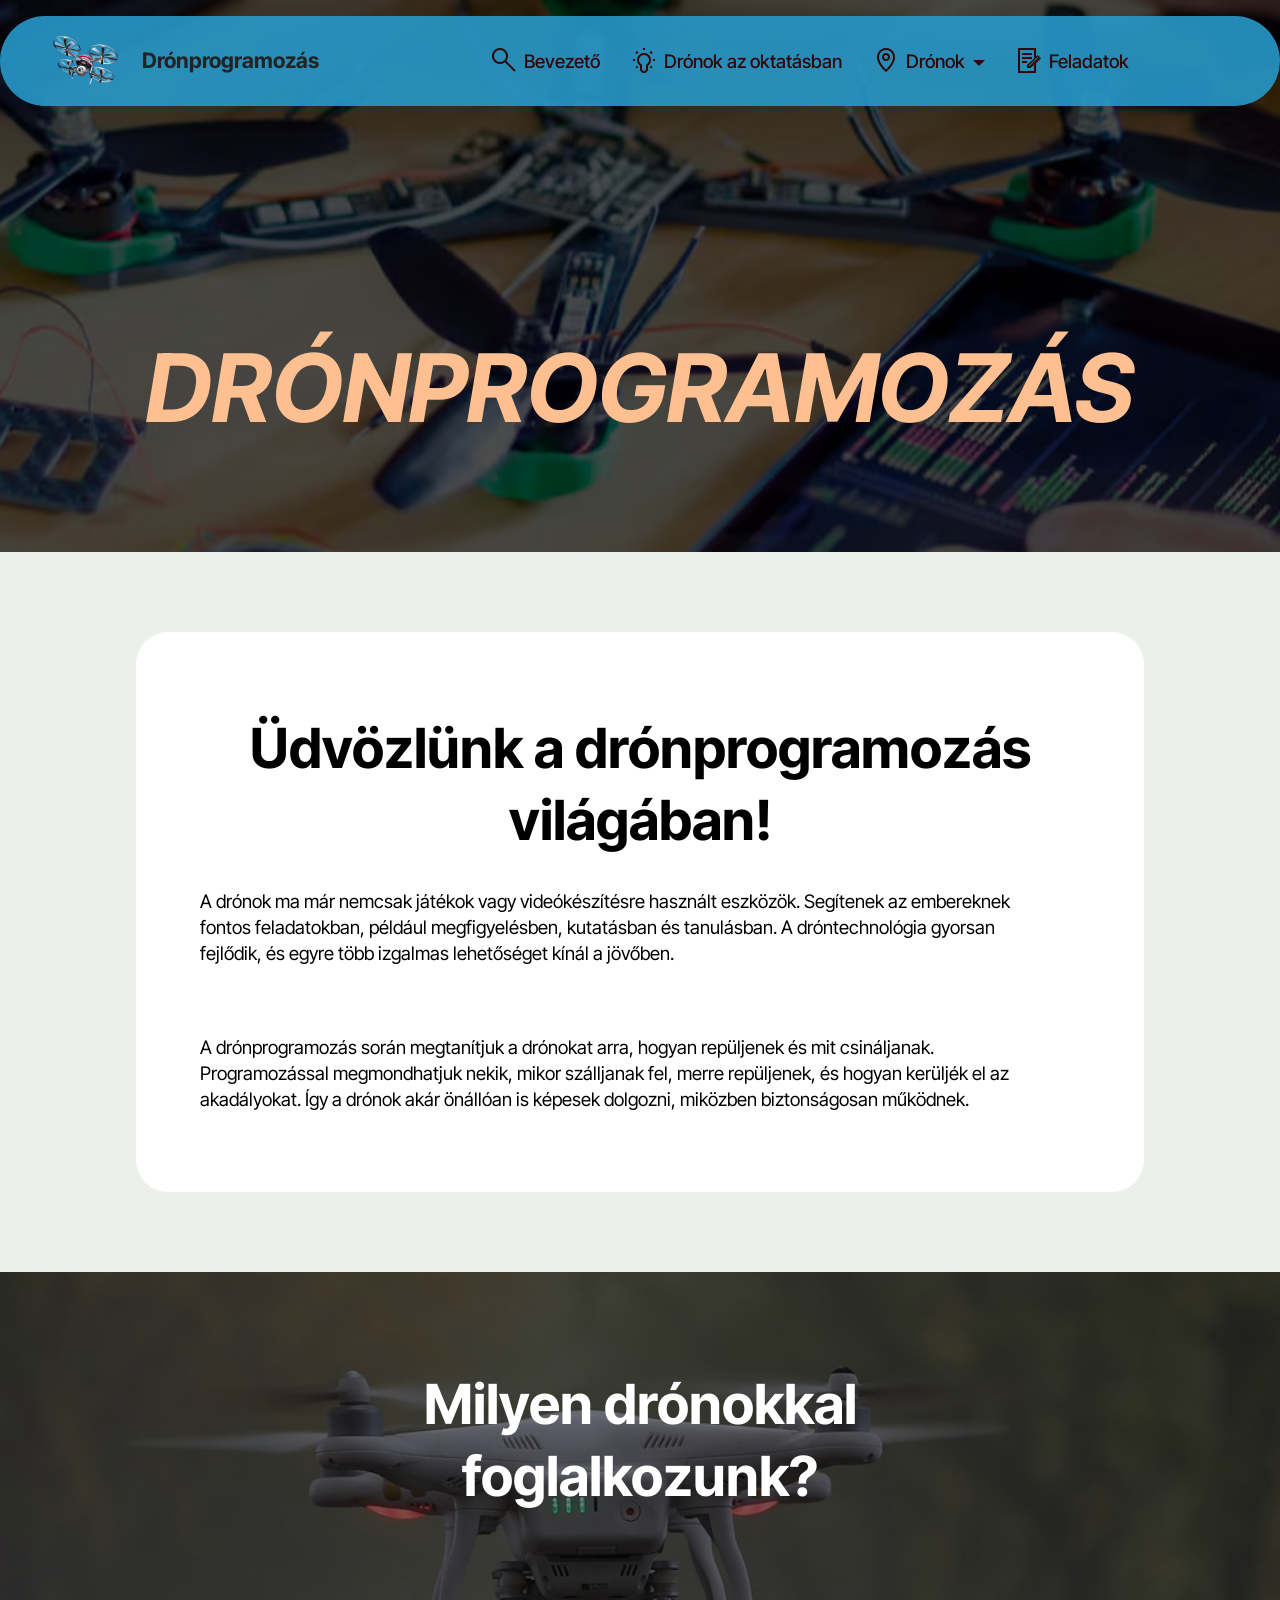
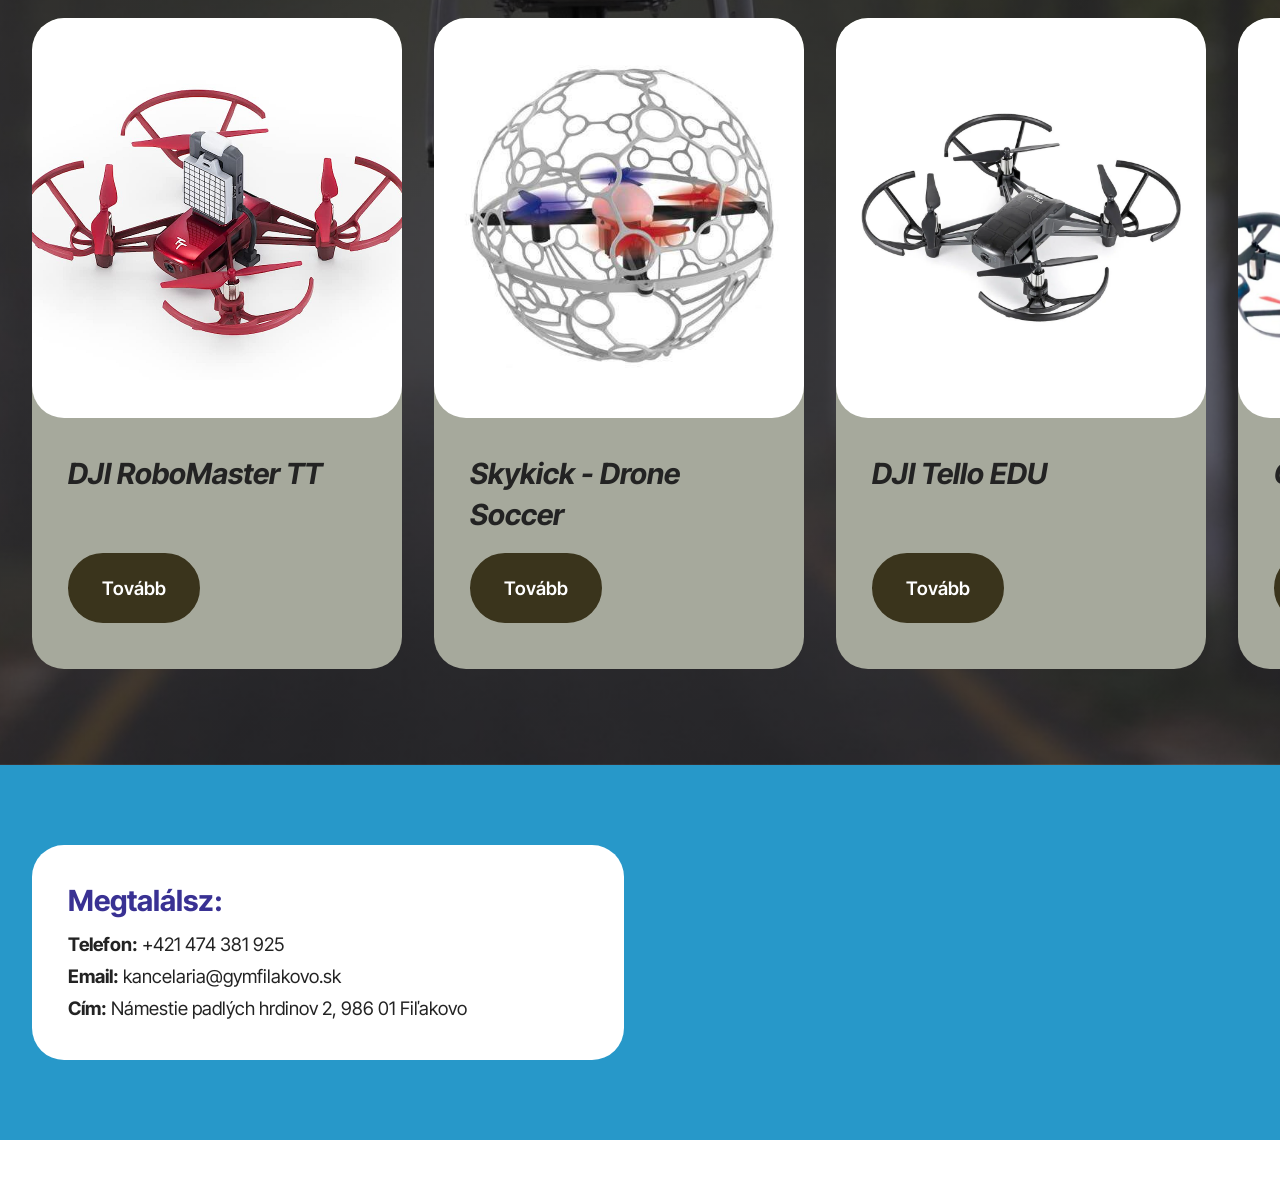
<file: index.html>
<!DOCTYPE html>
<html  >
<head>
  <!-- Site made with Mobirise Website Builder v6.1.5, https://mobirise.com -->
  <meta charset="UTF-8">
  <meta http-equiv="X-UA-Compatible" content="IE=edge">
  <meta name="generator" content="Mobirise v6.1.5, mobirise.com">
  <meta name="viewport" content="width=device-width, initial-scale=1, minimum-scale=1">
  <link rel="shortcut icon" href="assets/images/mbr.png" type="image/x-icon">
  <meta name="description" content="">
  
  
  <title>Drónprogramozás</title>
  <link rel="stylesheet" href="assets/web/assets/mobirise-icons2/mobirise2.css">
  <link rel="stylesheet" href="assets/bootstrap/css/bootstrap.min.css">
  <link rel="stylesheet" href="assets/parallax/jarallax.css">
  <link rel="stylesheet" href="assets/animatecss/animate.css">
  <link rel="stylesheet" href="assets/dropdown/css/style.css">
  <link rel="stylesheet" href="assets/theme/css/style.css">
  <link rel="preload" href="https://fonts.googleapis.com/css?family=Inter+Tight:100,200,300,400,500,600,700,800,900,100i,200i,300i,400i,500i,600i,700i,800i,900i&display=swap" as="style" onload="this.onload=null;this.rel='stylesheet'">
  <noscript><link rel="stylesheet" href="https://fonts.googleapis.com/css?family=Inter+Tight:100,200,300,400,500,600,700,800,900,100i,200i,300i,400i,500i,600i,700i,800i,900i&display=swap"></noscript>
  <link rel="preload" as="style" href="assets/mobirise/css/mbr-additional.css?v=yejocl"><link rel="stylesheet" href="assets/mobirise/css/mbr-additional.css?v=yejocl" type="text/css">

  
  
  
</head>
<body>
  
  <section data-bs-version="5.1" class="menu menu1 cid-v7rs1GnA71" once="menu" id="menu01-1">
	

	<nav class="navbar navbar-dropdown navbar-fixed-top navbar-expand-lg">
		<div class="container">
			<div class="navbar-brand">
				<span class="navbar-logo">
					<a href="https://mobiri.se">
						<img src="assets/images/mbr.png" alt="Mobirise Website Builder" style="height: 3.5rem;">
					</a>
				</span>
				<span class="navbar-caption-wrap"><a class="navbar-caption text-black text-primary display-4" href="index.html">Drónprogramozás</a></span>
			</div>
			<button class="navbar-toggler" type="button" data-toggle="collapse" data-bs-toggle="collapse" data-target="#navbarSupportedContent" data-bs-target="#navbarSupportedContent" aria-controls="navbarNavAltMarkup" aria-expanded="false" aria-label="Toggle navigation">
				<div class="hamburger">
					<span></span>
					<span></span>
					<span></span>
					<span></span>
				</div>
			</button>
			<div class="collapse navbar-collapse" id="navbarSupportedContent">
				<ul class="navbar-nav nav-dropdown nav-right" data-app-modern-menu="true"><li class="nav-item">
						<a class="nav-link link text-info text-primary display-7" href="bevezeto.html"><span class="mobi-mbri mobi-mbri-search mbr-iconfont mbr-iconfont-btn"></span>Bevezető</a>
					</li>
					<li class="nav-item">
						<a class="nav-link link text-info text-primary display-7" href="dronok_oktatas.html" aria-expanded="false"><span class="mobi-mbri mobi-mbri-idea mbr-iconfont mbr-iconfont-btn"></span>Drónok az oktatásban</a>
					</li>
					<li class="nav-item dropdown">
						<a class="nav-link link dropdown-toggle text-info display-7" href="page3.html" data-toggle="dropdown-submenu" data-bs-toggle="dropdown" data-bs-auto-close="outside" aria-expanded="false"><span class="mobi-mbri mobi-mbri-map-pin mbr-iconfont mbr-iconfont-btn"></span>Drónok</a><div class="dropdown-menu" aria-labelledby="dropdown-530"><a class="dropdown-item text-info text-primary display-7" href="TT.html">DJI RoboMaster TT</a><a class="show dropdown-item text-info text-primary display-7" href="Tello.html">DJI Tello EDU</a><a class="show dropdown-item text-info text-primary display-7" href="CoDrone.html">CoDrone EDU</a><a class="show dropdown-item text-info text-primary display-7" href="Crazy.html">Crazyflie</a><a class="show dropdown-item text-info text-primary display-7" href="foci.html">Skykick - Drone Soccer</a></div>
					</li><li class="nav-item"><a class="nav-link link text-info show text-primary display-7" href="feladatok.html"><span class="mobi-mbri mobi-mbri-contact-form mbr-iconfont mbr-iconfont-btn"></span>Feladatok</a></li></ul>
				
				
			</div>
		</div>
	</nav>
</section>

<section data-bs-version="5.1" class="header18 cid-v7rvac6NsJ mbr-parallax-background" id="header18-8">
  

  <div class="mbr-overlay" style="opacity: 0.7; background-color: rgb(0, 0, 0);"></div>
  <div class="container-fluid">
    <div class="row">
      <div class="content-wrap col-12 col-md-12">
        <h1 class="mbr-section-title mbr-fonts-style mbr-white mb-4 display-1"><strong><em>DRÓNPROGRAMOZÁS</em></strong></h1>
        
        
        
      </div>
    </div>
  </div>
</section>

<section data-bs-version="5.1" class="article07 cid-v7rv192JnQ" id="article07-7">
  

  
  
  <div class="container-fluid">
    <div class="row justify-content-center">
      <div class="card col-md-12 col-lg-10">
        <div class="card-wrapper">
          <h3 class="card-title mbr-fonts-style mbr-white mt-3 mb-4 display-2"><strong>Üdvözlünk a drónprogramozás világában!</strong></h3>
          <div class="row card-box align-left">
            <div class="item features-without-image col-12">
              <div class="item-wrapper">
                
                <p class="mbr-text mbr-fonts-style display-7">A drónok ma már nemcsak játékok vagy videókészítésre használt eszközök. Segítenek az embereknek fontos feladatokban, például megfigyelésben, kutatásban és tanulásban. A dróntechnológia gyorsan fejlődik, és egyre több izgalmas lehetőséget kínál a jövőben.</p>
              </div>
            </div><div class="item features-without-image col-12">
              <div class="item-wrapper">
                
                <p class="mbr-text mbr-fonts-style display-7"><br><br>A drónprogramozás során megtanítjuk a drónokat arra, hogyan repüljenek és mit csináljanak. Programozással megmondhatjuk nekik, mikor szálljanak fel, merre repüljenek, és hogyan kerüljék el az akadályokat. Így a drónok akár önállóan is képesek dolgozni, miközben biztonságosan működnek.</p>
              </div>
            </div>
            
            
            
          </div>
          
        </div>
      </div>
    </div>
  </div>
</section>

<section data-bs-version="5.1" class="features017 mbr-embla cid-v7ruYON8RJ" id="features017-6">
	
	
	<div class="position-relative">
		<div class="container-fluid">
			<div class="row justify-content-center">
				<div class="col-12 content-head">
					<div class="mbr-section-head mb-5">
						<h4 class="mbr-section-title mbr-fonts-style align-center mb-0 display-2"><strong>Milyen drónokkal foglalkozunk?</strong></h4>
						<h5 class="mbr-section-subtitle mbr-fonts-style align-center mb-0 mt-4 display-7">&nbsp;</h5>
					</div>
				</div>
			</div>
		</div>

		<div class="embla" data-skip-snaps="true" data-align="center" data-contain-scroll="trimSnaps" data-auto-play-interval="5" data-draggable="true">
			<div class="embla__viewport container-fluid">
				<div class="embla__container">
					<div class="embla__slide slider-image item active" style="margin-left: 1rem; margin-right: 1rem;">
						<div class="slide-content">
							<div class="item-img">
								<div class="item-wrapper">
									<img src="assets/images/dji-robomaster-tt-standard-set1.png" alt="Mobirise Website Builder" title="" data-slide-to="1" data-bs-slide-to="1">
								</div>
							</div>
							<div class="item-content">
								<h5 class="item-title mbr-fonts-style display-5"><strong><em>DJI RoboMaster TT</em></strong></h5>
								
								
							</div>

							<div class="mbr-section-btn item-footer mt-2"><a href="https://datacomp.sk/dji-robomaster-tt_d448087.html" class="btn item-btn btn-success display-7" target="_blank">Tovább</a></div>
						</div>
					</div>
					<div class="embla__slide slider-image item" style="margin-left: 1rem; margin-right: 1rem;">
						<div class="slide-content">
							<div class="item-img">
								<div class="item-wrapper">
									<img src="assets/images/1001-skykick-1-720x540.jpg" alt="Mobirise Website Builder" title="" data-slide-to="1" data-bs-slide-to="1">
								</div>
							</div>
							<div class="item-content">
								<h5 class="item-title mbr-fonts-style display-5"><strong><em>Skykick - Drone Soccer</em></strong></h5>
								
								
							</div>
							<div class="mbr-section-btn item-footer mt-2"><a href="https://baroflydrone.com/products/skykick-2-youth-drone-soccer?srsltid=AfmBOoqxkopHwK5ZAzV2652dINzOSB9h4Guw-rEQ1xxIvnCbC_4pdQF-" class="btn item-btn btn-success display-7" target="_blank">Tovább</a></div>
						</div>
					</div><div class="embla__slide slider-image item" style="margin-left: 1rem; margin-right: 1rem;">
						<div class="slide-content">
							<div class="item-img">
								<div class="item-wrapper">
									<img src="assets/images/telloedu4.jpg" alt="Mobirise Website Builder" title="" data-slide-to="2" data-bs-slide-to="2">
								</div>
							</div>
							<div class="item-content">
								<h5 class="item-title mbr-fonts-style display-5"><strong><em>DJI Tello EDU</em></strong></h5>
								
								
							</div>
							<div class="mbr-section-btn item-footer mt-2"><a href="https://store.dji.com/sk/product/tello-edu" class="btn item-btn btn-success display-7" target="_blank">Tovább</a></div>
						</div>
					</div><div class="embla__slide slider-image item" style="margin-left: 1rem; margin-right: 1rem;">
						<div class="slide-content">
							<div class="item-img">
								<div class="item-wrapper">
									<img src="assets/images/codroneedu2-1200x1200.jpeg" alt="Mobirise Website Builder" title="" data-slide-to="3" data-bs-slide-to="3">
								</div>
							</div>
							<div class="item-content">
								<h5 class="item-title mbr-fonts-style display-5"><strong><em>CoDrone</em></strong></h5>
								
								
							</div>
							<div class="mbr-section-btn item-footer mt-2"><a href="https://www.robolink.com/products/codrone-edu?srsltid=AfmBOopTUqRTmFo0kmr1bRnfTEZkIa8jFKBHOxFEbFqCeZaH7HNUKegd" class="btn item-btn btn-success display-7" target="_blank">Tovább</a></div>
						</div>
					</div>
					
					<div class="embla__slide slider-image item" style="margin-left: 1rem; margin-right: 1rem;">
						<div class="slide-content">
							<div class="item-img">
								<div class="item-wrapper">
									<img src="assets/images/brushless-585px.jpg" alt="Mobirise Website Builder" title="" data-slide-to="4" data-bs-slide-to="4">
								</div>
							</div>
							<div class="item-content">
								<h5 class="item-title mbr-fonts-style display-5"><strong><em>Crazyflie</em></strong></h5>
								
								
							</div>
							<div class="mbr-section-btn item-footer mt-2"><a href="https://www.bitcraze.io/products/crazyflie-2-1-plus/" class="btn item-btn btn-success display-7" target="_blank">Tovább</a></div>
						</div>
					</div>
					
					
					
					
				</div>
			</div>
			<button class="embla__button embla__button--prev">
				<span class="mobi-mbri mobi-mbri-arrow-prev mbr-iconfont" aria-hidden="true"></span>
				<span class="sr-only visually-hidden visually-hidden visually-hidden">Previous</span>
			</button>
			<button class="embla__button embla__button--next">
				<span class="mobi-mbri mobi-mbri-arrow-next mbr-iconfont" aria-hidden="true"></span>
				<span class="sr-only visually-hidden visually-hidden visually-hidden">Next</span>
			</button>
		</div>
	</div>
</section>


<section data-bs-version="5.1" class="contacts02 map1 cid-v7rtlpmSZN" id="contacts02-2">

    

    
    <div class="container">
        <div class="row justify-content-center">
            <div class="col-12 content-head">
                
            </div>
        </div>
        <div class="row justify-content-center">
            <div class="card col-12 col-md-12 col-lg-6">
                <div class="card-wrapper">
                    <div class="text-wrapper">
                        <h5 class="cardTitle mbr-fonts-style mb-2 display-5"><strong>Megtalálsz:</strong></h5>
                        <ul class="list mbr-fonts-style display-7">
                            <li class="mbr-text item-wrap"><strong>Telefon:</strong> +421 474 381 925</li>
                            <li class="mbr-text item-wrap"><strong>Email:</strong> kancelaria@gymfilakovo.sk</li>
                            <li class="mbr-text item-wrap"><strong>Cím:</strong> Námestie padlých hrdinov 2, 986 01 Fiľakovo</li>
                        </ul>
                    </div>
                </div>
            </div>
            <div class="map-wrapper col-md-12 col-lg-6">
                <div class="google-map"><iframe frameborder="0" style="border:0" src="https://www.google.com/maps/embed?pb=!1m18!1m12!1m3!1d663.9258931663413!2d19.825780569679907!3d48.270078790870095!2m3!1f0!2f0!3f0!3m2!1i1024!2i768!4f13.1!3m3!1m2!1s0x47400a176a9036b3%3A0x5ec708571b346030!2zR3ltbsOheml1bSBGacS-YWtvdm8gLyBGw7xsZWtpIEdpbW7DoXppdW0!5e0!3m2!1ssk!2ssk!4v1767628928725!5m2!1ssk!2ssk" allowfullscreen=""></iframe></div>
            </div>
        </div>
    </div>
</section><section class="display-7" style="padding: 0;align-items: center;justify-content: center;flex-wrap: wrap;    align-content: center;display: flex;position: relative;height: 4rem;"><a href="https://mobiri.se/" style="flex: 1 1;height: 4rem;position: absolute;width: 100%;z-index: 1;"><img alt="" style="height: 4rem;" src="[data-uri]"></a><p style="margin: 0;text-align: center;" class="display-7">&#8204;</p><a style="z-index:1" href="https://mobirise.com/builder/no-code-website-builder.html">No Code Website Builder</a></section><script src="assets/bootstrap/js/bootstrap.bundle.min.js"></script>  <script src="assets/parallax/jarallax.js"></script>  <script src="assets/smoothscroll/smooth-scroll.js"></script>  <script src="assets/ytplayer/index.js"></script>  <script src="assets/dropdown/js/navbar-dropdown.js"></script>  <script src="assets/embla/embla.min.js"></script>  <script src="assets/embla/script.js"></script>  <script src="assets/theme/js/script.js"></script>  
  
  
  <input name="animation" type="hidden">
  </body>
</html>
</file>
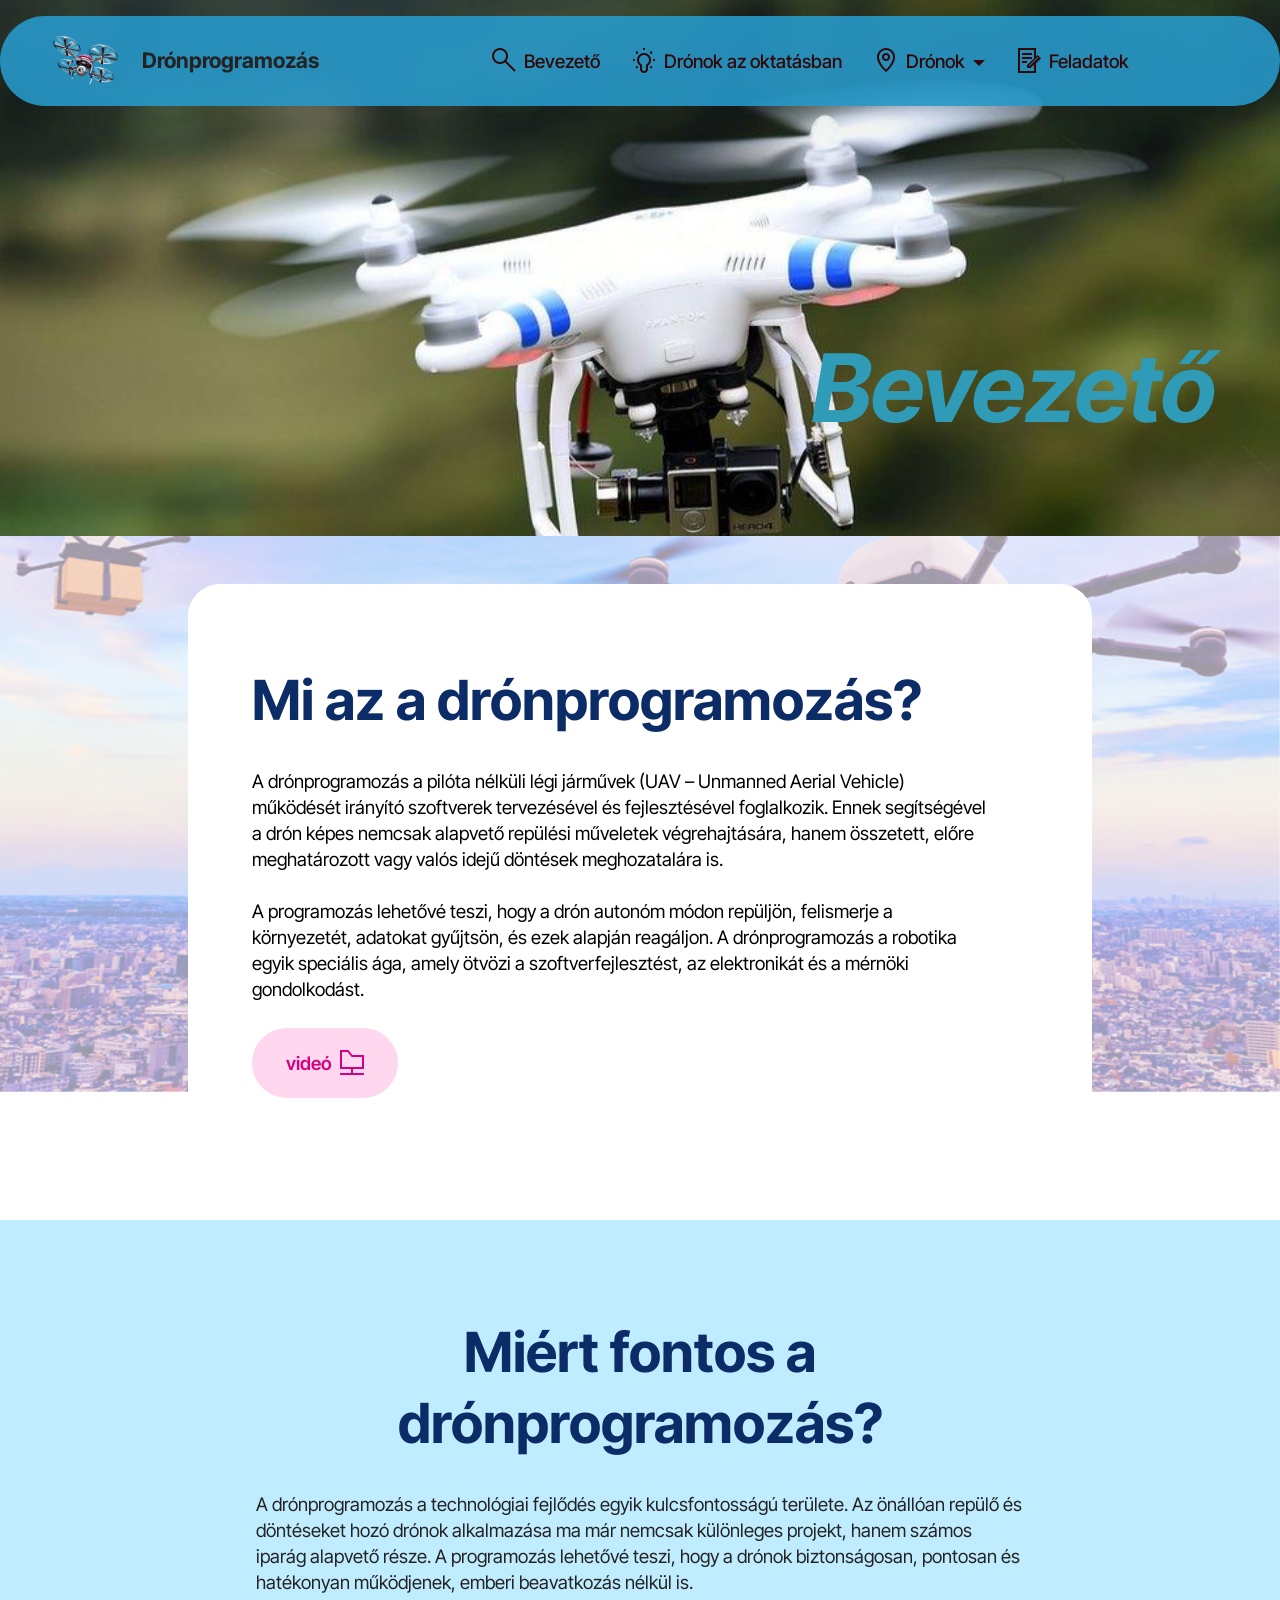
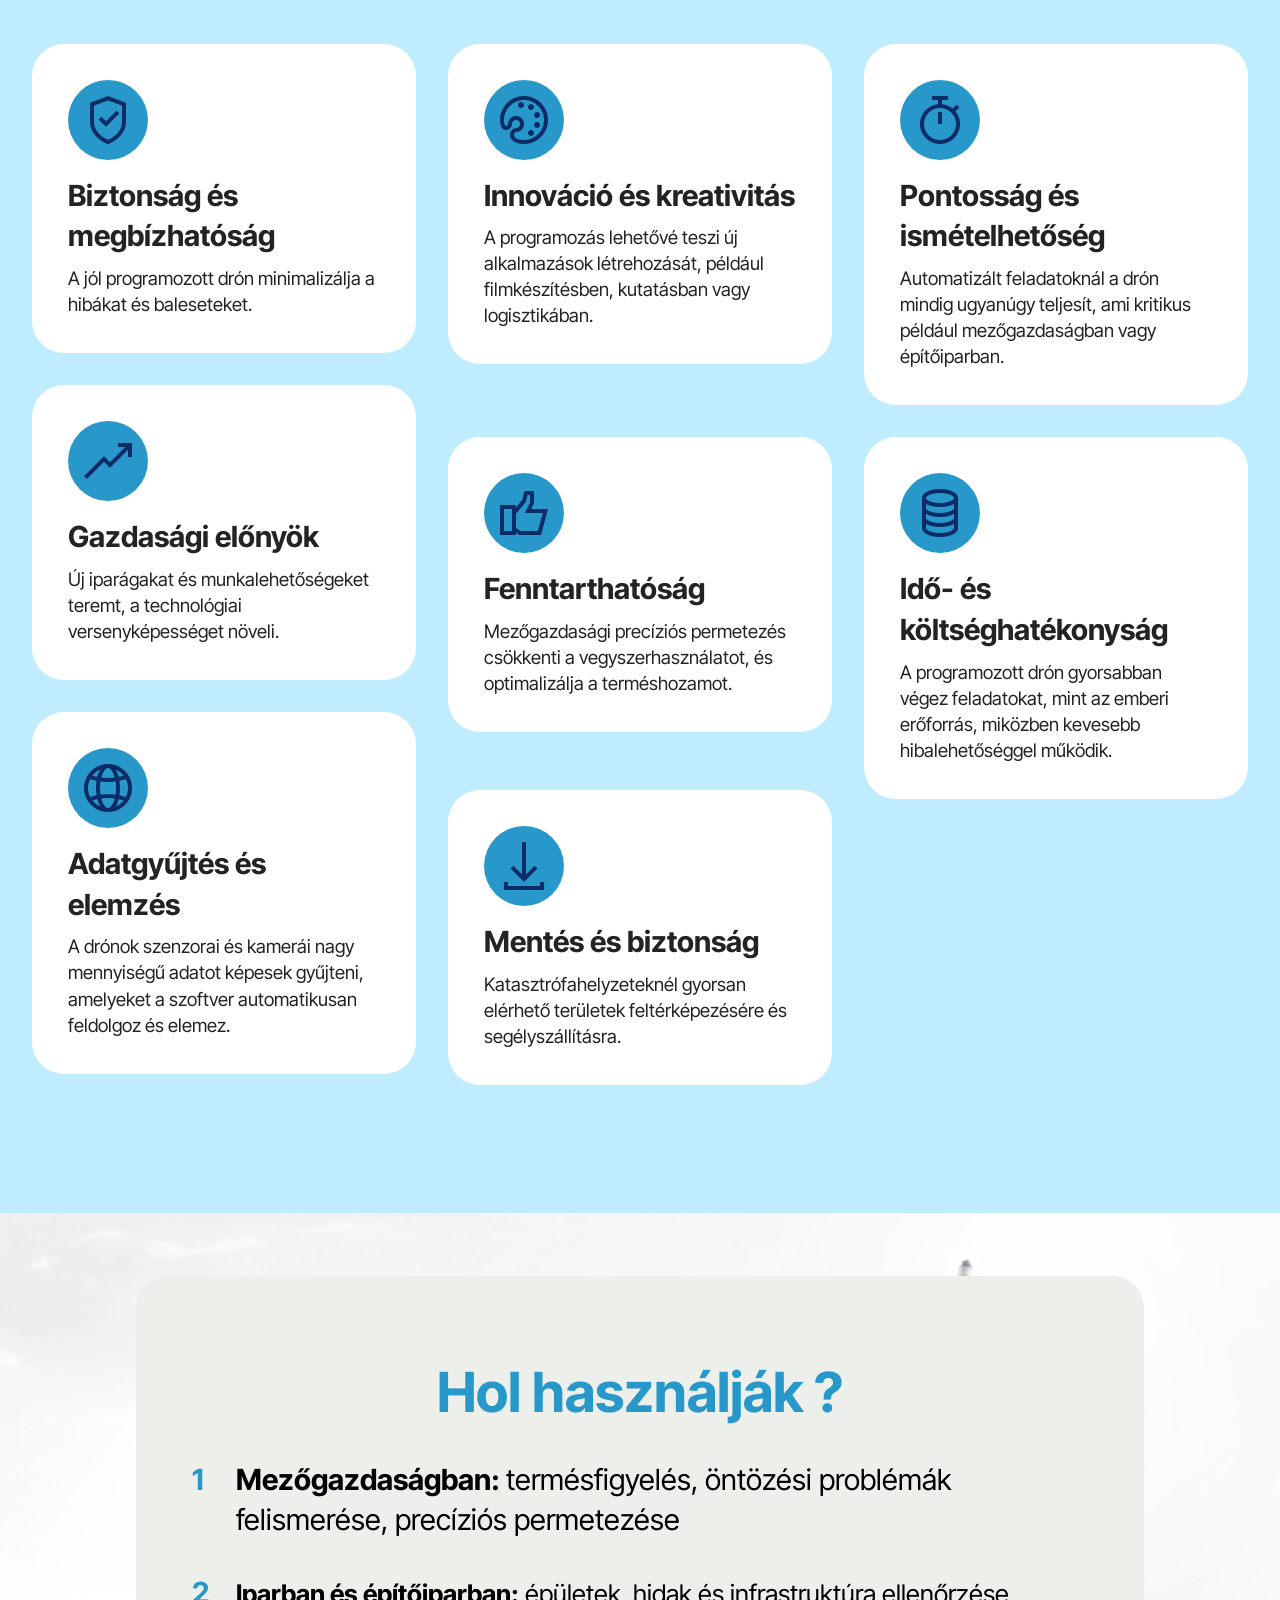
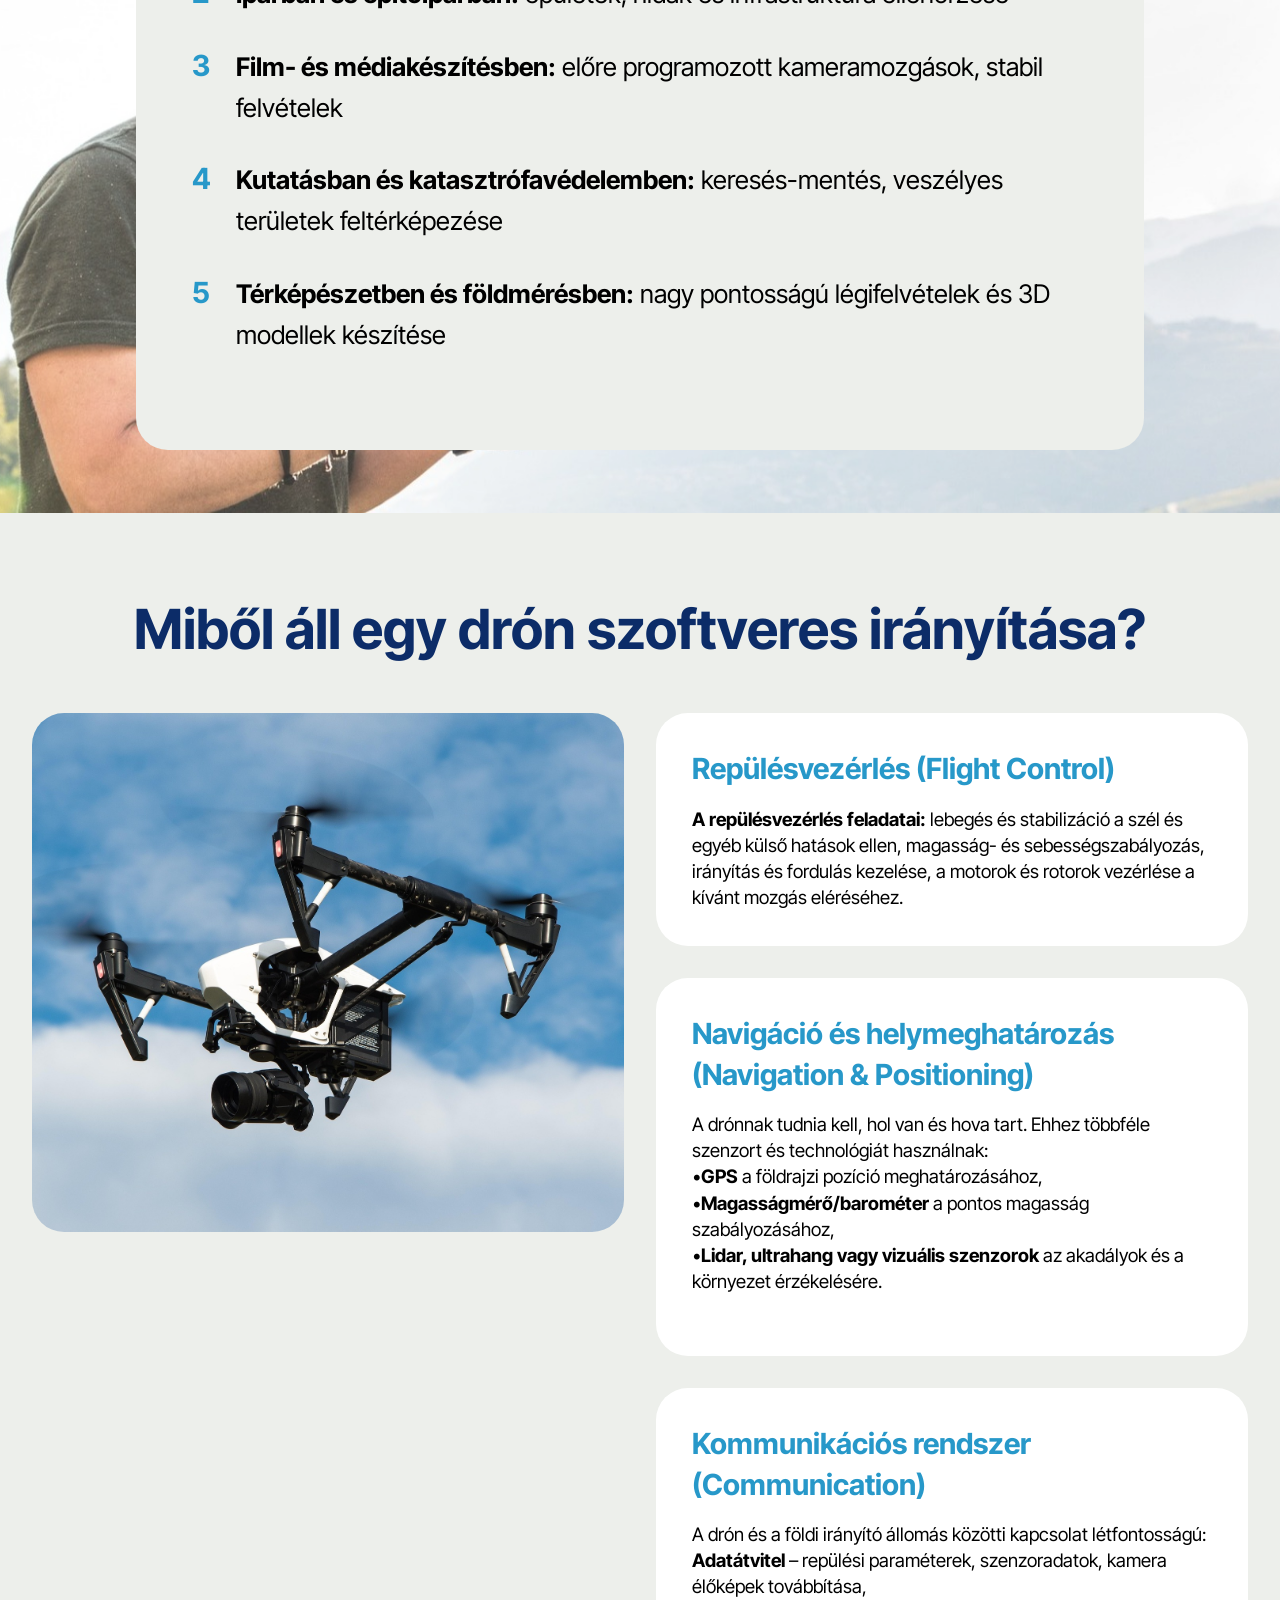
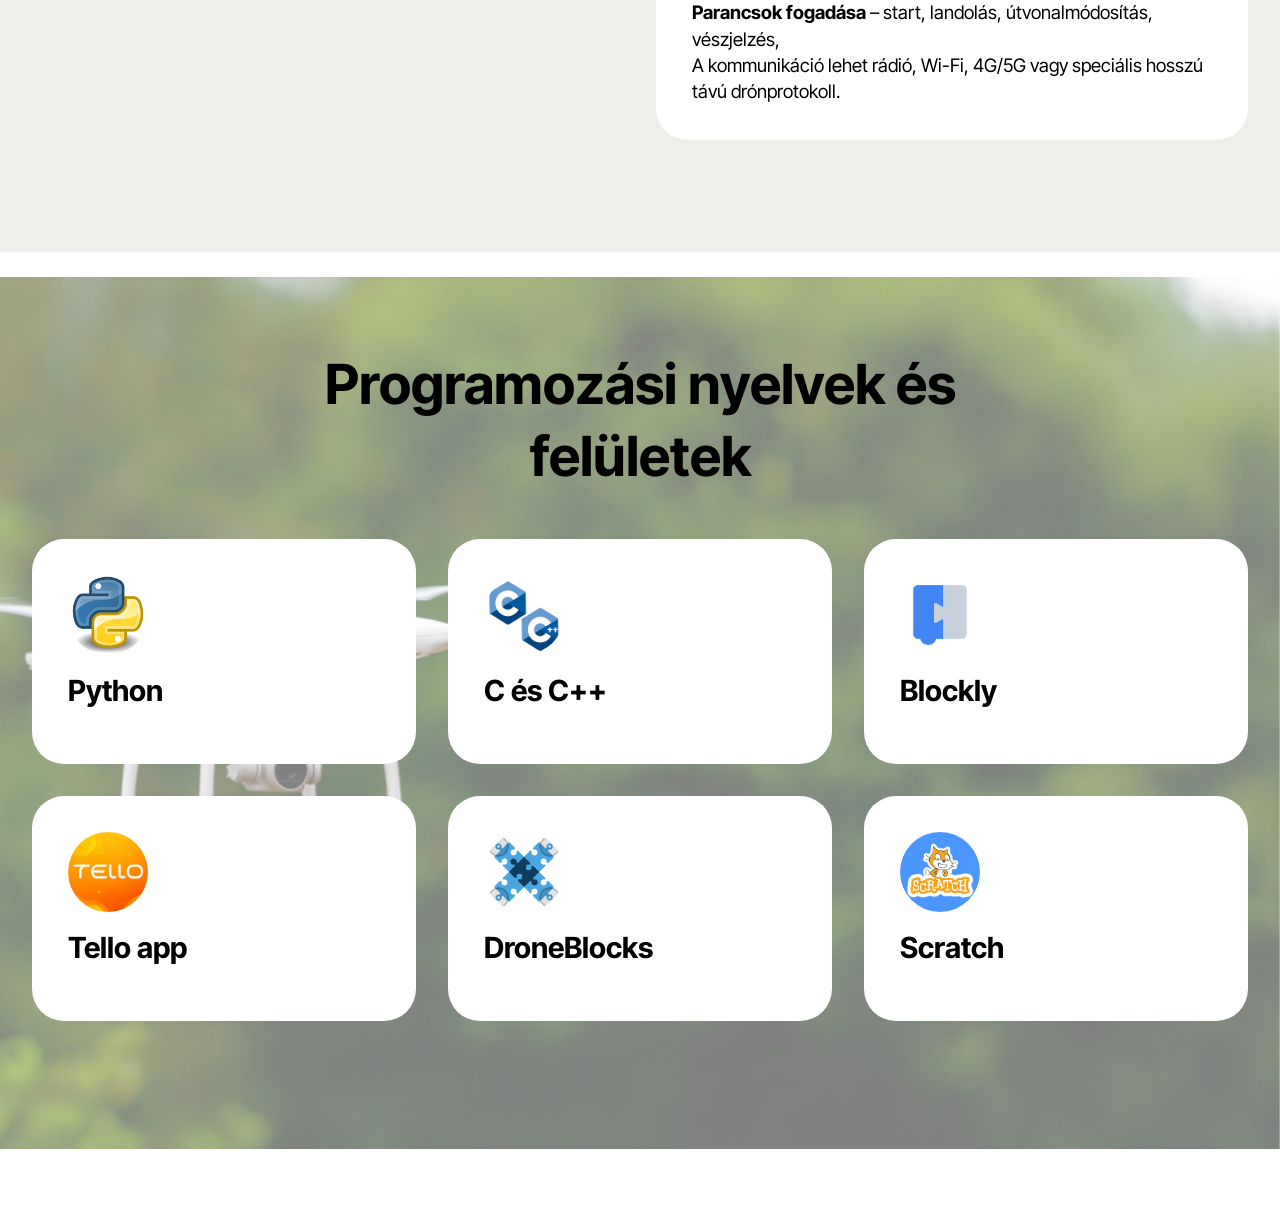
<file: bevezeto.html>
<!DOCTYPE html>
<html  >
<head>
  <!-- Site made with Mobirise Website Builder v6.1.5, https://mobirise.com -->
  <meta charset="UTF-8">
  <meta http-equiv="X-UA-Compatible" content="IE=edge">
  <meta name="generator" content="Mobirise v6.1.5, mobirise.com">
  <meta name="viewport" content="width=device-width, initial-scale=1, minimum-scale=1">
  <link rel="shortcut icon" href="assets/images/mbr.png" type="image/x-icon">
  <meta name="description" content="">
  
  
  <title>Bevezető</title>
  <link rel="stylesheet" href="assets/web/assets/mobirise-icons2/mobirise2.css">
  <link rel="stylesheet" href="assets/bootstrap/css/bootstrap.min.css">
  <link rel="stylesheet" href="assets/parallax/jarallax.css">
  <link rel="stylesheet" href="assets/animatecss/animate.css">
  <link rel="stylesheet" href="assets/dropdown/css/style.css">
  <link rel="stylesheet" href="assets/theme/css/style.css">
  <link rel="preload" href="https://fonts.googleapis.com/css?family=Inter+Tight:100,200,300,400,500,600,700,800,900,100i,200i,300i,400i,500i,600i,700i,800i,900i&display=swap" as="style" onload="this.onload=null;this.rel='stylesheet'">
  <noscript><link rel="stylesheet" href="https://fonts.googleapis.com/css?family=Inter+Tight:100,200,300,400,500,600,700,800,900,100i,200i,300i,400i,500i,600i,700i,800i,900i&display=swap"></noscript>
  <link rel="preload" as="style" href="assets/mobirise/css/mbr-additional.css?v=kdHORV"><link rel="stylesheet" href="assets/mobirise/css/mbr-additional.css?v=kdHORV" type="text/css">

  
  
  
</head>
<body>
  
  <section data-bs-version="5.1" class="menu menu1 cid-v7rs1GnA71" once="menu" id="menu01-3">
	

	<nav class="navbar navbar-dropdown navbar-fixed-top navbar-expand-lg">
		<div class="container">
			<div class="navbar-brand">
				<span class="navbar-logo">
					<a href="https://mobiri.se">
						<img src="assets/images/mbr.png" alt="Mobirise Website Builder" style="height: 3.5rem;">
					</a>
				</span>
				<span class="navbar-caption-wrap"><a class="navbar-caption text-black text-primary display-4" href="index.html">Drónprogramozás</a></span>
			</div>
			<button class="navbar-toggler" type="button" data-toggle="collapse" data-bs-toggle="collapse" data-target="#navbarSupportedContent" data-bs-target="#navbarSupportedContent" aria-controls="navbarNavAltMarkup" aria-expanded="false" aria-label="Toggle navigation">
				<div class="hamburger">
					<span></span>
					<span></span>
					<span></span>
					<span></span>
				</div>
			</button>
			<div class="collapse navbar-collapse" id="navbarSupportedContent">
				<ul class="navbar-nav nav-dropdown nav-right" data-app-modern-menu="true"><li class="nav-item">
						<a class="nav-link link text-info text-primary display-7" href="bevezeto.html"><span class="mobi-mbri mobi-mbri-search mbr-iconfont mbr-iconfont-btn"></span>Bevezető</a>
					</li>
					<li class="nav-item">
						<a class="nav-link link text-info text-primary display-7" href="dronok_oktatas.html" aria-expanded="false"><span class="mobi-mbri mobi-mbri-idea mbr-iconfont mbr-iconfont-btn"></span>Drónok az oktatásban</a>
					</li>
					<li class="nav-item dropdown">
						<a class="nav-link link dropdown-toggle text-info display-7" href="page3.html" data-toggle="dropdown-submenu" data-bs-toggle="dropdown" data-bs-auto-close="outside" aria-expanded="false"><span class="mobi-mbri mobi-mbri-map-pin mbr-iconfont mbr-iconfont-btn"></span>Drónok</a><div class="dropdown-menu" aria-labelledby="dropdown-530"><a class="dropdown-item text-info text-primary display-7" href="TT.html">DJI RoboMaster TT</a><a class="show dropdown-item text-info text-primary display-7" href="Tello.html">DJI Tello EDU</a><a class="show dropdown-item text-info text-primary display-7" href="CoDrone.html">CoDrone EDU</a><a class="show dropdown-item text-info text-primary display-7" href="Crazy.html">Crazyflie</a><a class="show dropdown-item text-info text-primary display-7" href="foci.html">Skykick - Drone Soccer</a></div>
					</li><li class="nav-item"><a class="nav-link link text-info show text-primary display-7" href="feladatok.html"><span class="mobi-mbri mobi-mbri-contact-form mbr-iconfont mbr-iconfont-btn"></span>Feladatok</a></li></ul>
				
				
			</div>
		</div>
	</nav>
</section>

<section data-bs-version="5.1" class="header16 cid-v7rEpOIx5U mbr-parallax-background" id="header17-a">
  
  
  <div class="container">
    <div class="row">
      <div class="content-wrap col-12 col-md-12">
        <h1 class="mbr-section-title mbr-fonts-style mbr-white mb-4 display-1">
          <strong><em>Bevezető</em><br></strong></h1>
        
        
        
      </div>
    </div>
  </div>
</section>

<section data-bs-version="5.1" class="article07 cid-v7rH6pRvNF mbr-parallax-background" id="article07-e">
  

  
  <div class="mbr-overlay" style="opacity: 0.6; background-color: rgb(255, 255, 255);"></div>
  <div class="container">
    <div class="row justify-content-center">
      <div class="card col-md-12 col-lg-9">
        <div class="card-wrapper">
          <h3 class="card-title mbr-fonts-style mbr-white mt-3 mb-4 display-2"><strong>Mi az a drónprogramozás?</strong></h3>
          <div class="row card-box align-left">
            
            
            
            <div class="item features-without-image col-12 active">
              <div class="item-wrapper">
                
                <p class="mbr-text mbr-fonts-style display-7">A drónprogramozás a pilóta nélküli légi járművek (UAV – Unmanned Aerial Vehicle) működését irányító szoftverek tervezésével és fejlesztésével foglalkozik. Ennek segítségével a drón képes nemcsak alapvető repülési műveletek végrehajtására, hanem összetett, előre meghatározott vagy valós idejű döntések meghozatalára is.<br><br>A programozás lehetővé teszi, hogy a drón autonóm módon repüljön, felismerje a környezetét, adatokat gyűjtsön, és ezek alapján reagáljon. A drónprogramozás a robotika egyik speciális ága, amely ötvözi a szoftverfejlesztést, az elektronikát és a mérnöki gondolkodást.</p>
              </div>
            </div>
          </div>
          <div class="mbr-section-btn"><a class="btn btn-warning display-7" href="https://youtu.be/N_XneaFmOmU?si=GXxPf7i9_ptrThRA" target="_blank"><span class="mobi-mbri mobi-mbri-to-ftp mbr-iconfont mbr-iconfont-btn"></span>videó</a></div>
        </div>
      </div>
    </div>
  </div>
</section>

<section data-bs-version="5.1" class="features22 cid-v7rZEI7aix" id="features022-w">
  

  
  
  <div class="container">
    <div class="row mb-5 justify-content-center">
      <div class="col-12 content-head">
        <h3 class="mbr-section-title mbr-fonts-style align-center mb-0 display-2"><strong>Miért fontos a drónprogramozás?</strong></h3>
        <h5 class="mbr-section-subtitle mbr-fonts-style align-center mb-0 mt-4 display-7">A drónprogramozás a technológiai fejlődés egyik kulcsfontosságú területe. Az önállóan repülő és döntéseket hozó drónok alkalmazása ma már nemcsak különleges projekt, hanem számos iparág alapvető része. A programozás lehetővé teszi, hogy a drónok biztonságosan, pontosan és hatékonyan működjenek, emberi beavatkozás nélkül is.</h5>
      </div>
    </div>
    <div class="row mbr-masonry" data-masonry="{&quot;percentPosition&quot;: true }">
      <div class="item features-without-image col-12 col-md-6 col-lg-4 item-mb active">
        <div class="item-wrapper">
          <div class="card-box align-left">
            <div class="iconfont-wrapper">
              <span class="mbr-iconfont mobi-mbri-protect mobi-mbri"></span>
            </div>
            <h5 class="card-title mbr-fonts-style display-5"><strong>Biztonság és megbízhatóság</strong></h5>
            <p class="card-text mbr-fonts-style display-7">A jól programozott drón minimalizálja a hibákat és baleseteket.
            </p>

            
          </div>
        </div>
      </div><div class="item features-without-image col-12 col-md-6 col-lg-4 item-mb">
        <div class="item-wrapper">
          <div class="card-box align-left">
            <div class="iconfont-wrapper">
              <span class="mbr-iconfont mobi-mbri-change-style mobi-mbri"></span>
            </div>
            <h5 class="card-title mbr-fonts-style display-5"><strong>Innováció és kreativitás</strong></h5>
            <p class="card-text mbr-fonts-style display-7">A programozás lehetővé teszi új alkalmazások létrehozását, például filmkészítésben, kutatásban vagy logisztikában.
            </p>

            
          </div>
        </div>
      </div>
      <div class="item features-without-image col-12 col-md-6 col-lg-4 item-mb">
        <div class="item-wrapper">
          <div class="card-box align-left">
            <div class="iconfont-wrapper">
              <span class="mbr-iconfont mobi-mbri-timer mobi-mbri"></span>
            </div>
            <h5 class="card-title mbr-fonts-style display-5"><strong>Pontosság és ismételhetőség</strong></h5>
            <p class="card-text mbr-fonts-style display-7">Automatizált feladatoknál a drón mindig ugyanúgy teljesít, ami kritikus például mezőgazdaságban vagy építőiparban.
            </p>

            
          </div>
        </div>
      </div><div class="item features-without-image col-12 col-md-6 col-lg-4 item-mb">
        <div class="item-wrapper">
          <div class="card-box align-left">
            <div class="iconfont-wrapper">
              <span class="mbr-iconfont mobi-mbri-growing-chart mobi-mbri"></span>
            </div>
            <h5 class="card-title mbr-fonts-style display-5"><strong>Gazdasági előnyök</strong></h5>
            <p class="card-text mbr-fonts-style display-7">Új iparágakat és munkalehetőségeket teremt, a technológiai versenyképességet növeli.
            </p>

            
          </div>
        </div>
      </div>
      
      
      
      <div class="item features-without-image col-12 col-md-6 col-lg-4 item-mb">
        <div class="item-wrapper">
          <div class="card-box align-left">
            <div class="iconfont-wrapper">
              <span class="mbr-iconfont mobi-mbri-like mobi-mbri"></span>
            </div>
            <h5 class="card-title mbr-fonts-style display-5"><strong>Fenntarthatóság</strong></h5>
            <p class="card-text mbr-fonts-style display-7">Mezőgazdasági precíziós permetezés csökkenti a vegyszerhasználatot, és optimalizálja a terméshozamot.
            </p>

            
          </div>
        </div>
      </div><div class="item features-without-image col-12 col-md-6 col-lg-4 item-mb">
        <div class="item-wrapper">
          <div class="card-box align-left">
            <div class="iconfont-wrapper">
              <span class="mbr-iconfont mobi-mbri-database mobi-mbri"></span>
            </div>
            <h5 class="card-title mbr-fonts-style display-5"><strong>Idő- és költséghatékonyság</strong></h5>
            <p class="card-text mbr-fonts-style display-7">A programozott drón gyorsabban végez feladatokat, mint az emberi erőforrás, miközben kevesebb hibalehetőséggel működik.
            </p>

            
          </div>
        </div>
      </div><div class="item features-without-image col-12 col-md-6 col-lg-4 item-mb">
        <div class="item-wrapper">
          <div class="card-box align-left">
            <div class="iconfont-wrapper">
              <span class="mbr-iconfont mobi-mbri-globe-2 mobi-mbri"></span>
            </div>
            <h5 class="card-title mbr-fonts-style display-5"><strong>Adatgyűjtés és elemzés</strong></h5>
            <p class="card-text mbr-fonts-style display-7">A drónok szenzorai és kamerái nagy mennyiségű adatot képesek gyűjteni, amelyeket a szoftver automatikusan feldolgoz és elemez.
            </p>

            
          </div>
        </div>
      </div><div class="item features-without-image col-12 col-md-6 col-lg-4 item-mb">
        <div class="item-wrapper">
          <div class="card-box align-left">
            <div class="iconfont-wrapper">
              <span class="mbr-iconfont mobi-mbri-download mobi-mbri"></span>
            </div>
            <h5 class="card-title mbr-fonts-style display-5"><strong>Mentés és biztonság</strong></h5>
            <p class="card-text mbr-fonts-style display-7">Katasztrófahelyzeteknél gyorsan elérhető területek feltérképezésére és segélyszállításra.
            </p>

            
          </div>
        </div>
      </div>
    </div>
  </div>
</section>

<section data-bs-version="5.1" class="article07 cid-v7sc65AYX4 mbr-fullscreen" id="article19-x">
  

  
  <div class="mbr-overlay" style="opacity: 0.2; background-color: rgb(255, 255, 255);">
  </div>
  <div class="container-fluid">
    <div class="row justify-content-center">
      <div class="card col-md-12 col-lg-10">
        <div class="card-wrapper">
          <div class="col-12 content-head mt-3">
            <h3 class="mbr-section-title mbr-fonts-style align-center mb-0 display-2"><strong>Hol használják ?</strong></h3>
            
          </div>
          <div class="card-box align-left mt-4">
            <div class="mbr-text counter-container mbr-fonts-style display-5">
              <ol>
                <li><strong>Mezőgazdaságban: </strong>termésfigyelés, öntözési problémák felismerése, precíziós permetezése</li><li><span style="font-size: 1.6rem;"><strong>Iparban és építőiparban:</strong> épületek, hidak és infrastruktúra ellenőrzése</span></li><li><span style="font-size: 1.6rem;"><strong>Film- és médiakészítésben:</strong> előre programozott kameramozgások, stabil felvételek</span></li><li><span style="font-size: 1.6rem;"><strong>Kutatásban és katasztrófavédelemben:</strong> keresés-mentés, veszélyes területek feltérképezése</span></li><li><span style="font-size: 1.6rem;"><strong>Térképészetben és földmérésben:</strong> nagy pontosságú légifelvételek és 3D modellek készítése</span></li></ol>
            </div>
          </div>
        </div>
      </div>
    </div>
  </div>
</section>

<section data-bs-version="5.1" class="features028 cid-v7sjffZN3R" id="features028-10">
	

	
	
	<div class="container-fluid">
		<div class="row justify-content-center">
			<div class="col-md-12 content-head mb-5">
				<h1 class="mbr-section-title mbr-fonts-style mb-0 display-2"><strong>Miből áll egy drón szoftveres irányítása?</strong></h1>
				
			</div>
		</div>


		<div class="row justify-content-center  blockContent">

			<div class="col-12 col-lg">


				<div class="item features-without-image col-12 col-md-12 col-lg-12 active">
					<div class="item-wrapper">
						<div class="item-content">
							<h1 class="mbr-card-title mbr-fonts-style mt-0 mb-3 mbr-number display-5"><strong>Repülésvezérlés (Flight Control)</strong></h1>
							
							<p class="card-text mbr-fonts-style mt-0 mb-0 display-7"><strong>A repülésvezérlés feladatai: </strong>lebegés és stabilizáció a szél és egyéb külső hatások ellen, magasság- és sebességszabályozás, irányítás és fordulás kezelése, a motorok és rotorok vezérlése a kívánt mozgás eléréséhez.<br></p>
							
						</div>

					</div>
				</div>
				<div class="item features-without-image col-12 col-md-12 col-lg-12">
					<div class="item-wrapper">
						<div class="item-content">
							<h1 class="mbr-card-title mbr-fonts-style mt-0 mb-3 mbr-number display-5"><strong>Navigáció és helymeghatározás (Navigation &amp; Positioning)</strong></h1>
							
							<p class="card-text mbr-fonts-style mt-0 mb-0 display-7">A drónnak tudnia kell, hol van és hova tart. Ehhez többféle szenzort és technológiát használnak: <br>•<strong>GPS </strong>a földrajzi pozíció meghatározásához,<br>•<strong>Magasságmérő/barométer</strong> a pontos magasság szabályozásához,<br>•<strong>Lidar, ultrahang vagy vizuális szenzorok</strong> az akadályok és a környezet érzékelésére.<br><br></p>
							
						</div>

					</div>
				</div>
				<div class="item features-without-image col-12 col-md-12 col-lg-12">
					<div class="item-wrapper">
						<div class="item-content">
							<h1 class="mbr-card-title mbr-fonts-style mt-0 mb-3 mbr-number display-5"><strong>Kommunikációs rendszer (Communication)</strong></h1>
							
							<p class="card-text mbr-fonts-style mt-0 mb-0 display-7">A drón és a földi irányító állomás közötti kapcsolat létfontosságú:<br><strong>Adatátvitel</strong> – repülési paraméterek, szenzoradatok, kamera élőképek továbbítása,<br><strong>Parancsok fogadása</strong> – start, landolás, útvonalmódosítás, vészjelzés,<br>A kommunikáció lehet rádió, Wi-Fi, 4G/5G vagy speciális hosszú távú drónprotokoll.</p>
							
						</div>
					</div>
				</div>
			</div>
			<div class="col-12 col-lg-6">
				<div class="image-wrapper">
					<img class="w-100" src="assets/images/mbr-2.jpeg" alt="Mobirise Website Builder">
				</div>
			</div>
		</div>
	</div>
</section>

<section data-bs-version="5.1" class="start features20 cid-v7skOukTLY mbr-parallax-background" id="features020-11">
	

	
	<div class="mbr-overlay" style="opacity: 0.5; background-color: rgb(255, 255, 255);"></div>
	<div class="container">
		<div class="row mb-5 justify-content-center">
			<div class="col-12 mb-0 content-head">
				<h3 class="mbr-section-title mbr-fonts-style align-center mb-0 display-2"><strong>Programozási nyelvek és felületek</strong></h3>
				
			</div>
		</div>
		<div class="row">
			<div class="item features-without-image col-12 col-md-6 col-lg-4 item-mb">
				<div class="item-wrapper">
					<div class="card-box align-left">
						<div class="img-wrapper mb-3">
							<img src="assets/images/python.jpg" alt="">
						</div>
						<h5 class="card-title mbr-fonts-style display-5">
							<strong>Python</strong>
						</h5>
						
					</div>
				</div>
			</div>
			<div class="item features-without-image col-12 col-md-6 col-lg-4 item-mb">
				<div class="item-wrapper">
					<div class="card-box align-left">
						<div class="img-wrapper mb-3">
							<img src="assets/images/imafges.jpg" alt="">
						</div>
						<h5 class="card-title mbr-fonts-style display-5"><strong>C és C++</strong></h5>
						
					</div>
				</div>
			</div>
			<div class="item features-without-image col-12 col-md-6 col-lg-4 item-mb">
				<div class="item-wrapper">
					<div class="card-box align-left">
						<div class="img-wrapper mb-3">
							<img src="assets/images/images-1.png" alt="">
						</div>
						<h5 class="card-title mbr-fonts-style display-5"><strong>Blockly</strong></h5>
						
					</div>
				</div>
			</div><div class="item features-without-image col-12 col-md-6 col-lg-4 item-mb">
				<div class="item-wrapper">
					<div class="card-box align-left">
						<div class="img-wrapper mb-3">
							<img src="assets/images/f128734ce4287599d9cd8b6019e56034d1bdaca337428d7b9f23be1516acec9e-200.jpg" alt="" data-slide-to="3" data-bs-slide-to="4">
						</div>
						<h5 class="card-title mbr-fonts-style display-5"><strong>Tello app</strong></h5>
						
					</div>
				</div>
			</div><div class="item features-without-image col-12 col-md-6 col-lg-4 item-mb">
				<div class="item-wrapper">
					<div class="card-box align-left">
						<div class="img-wrapper mb-3">
							<img src="assets/images/apps.42126.13873637242273496.862b2875-d05a-4950-9989-bfaaa2e29dbf.jpg" alt="" data-slide-to="4" data-bs-slide-to="5">
						</div>
						<h5 class="card-title mbr-fonts-style display-5"><strong>DroneBlocks</strong></h5>
						
					</div>
				</div>
			</div><div class="item features-without-image col-12 col-md-6 col-lg-4 item-mb">
				<div class="item-wrapper">
					<div class="card-box align-left">
						<div class="img-wrapper mb-3">
							<img src="assets/images/unnamed.jpg" alt="" data-slide-to="5" data-bs-slide-to="6">
						</div>
						<h5 class="card-title mbr-fonts-style display-5"><strong>Scratch</strong></h5>
						
					</div>
				</div>
			</div>
		</div>
	</div>
</section><section class="display-7" style="padding: 0;align-items: center;justify-content: center;flex-wrap: wrap;    align-content: center;display: flex;position: relative;height: 4rem;"><a href="https://mobiri.se/" style="flex: 1 1;height: 4rem;position: absolute;width: 100%;z-index: 1;"><img alt="" style="height: 4rem;" src="[data-uri]"></a><p style="margin: 0;text-align: center;" class="display-7">&#8204;</p><a style="z-index:1" href="https://mobirise.com/builder/ai-website-maker.html">Best AI Website Maker</a></section><script src="assets/bootstrap/js/bootstrap.bundle.min.js"></script>  <script src="assets/parallax/jarallax.js"></script>  <script src="assets/smoothscroll/smooth-scroll.js"></script>  <script src="assets/ytplayer/index.js"></script>  <script src="assets/dropdown/js/navbar-dropdown.js"></script>  <script src="assets/masonry/masonry.pkgd.min.js"></script>  <script src="assets/imagesloaded/imagesloaded.pkgd.min.js"></script>  <script src="assets/theme/js/script.js"></script>  
  
  
  <input name="animation" type="hidden">
  </body>
</html>
</file>
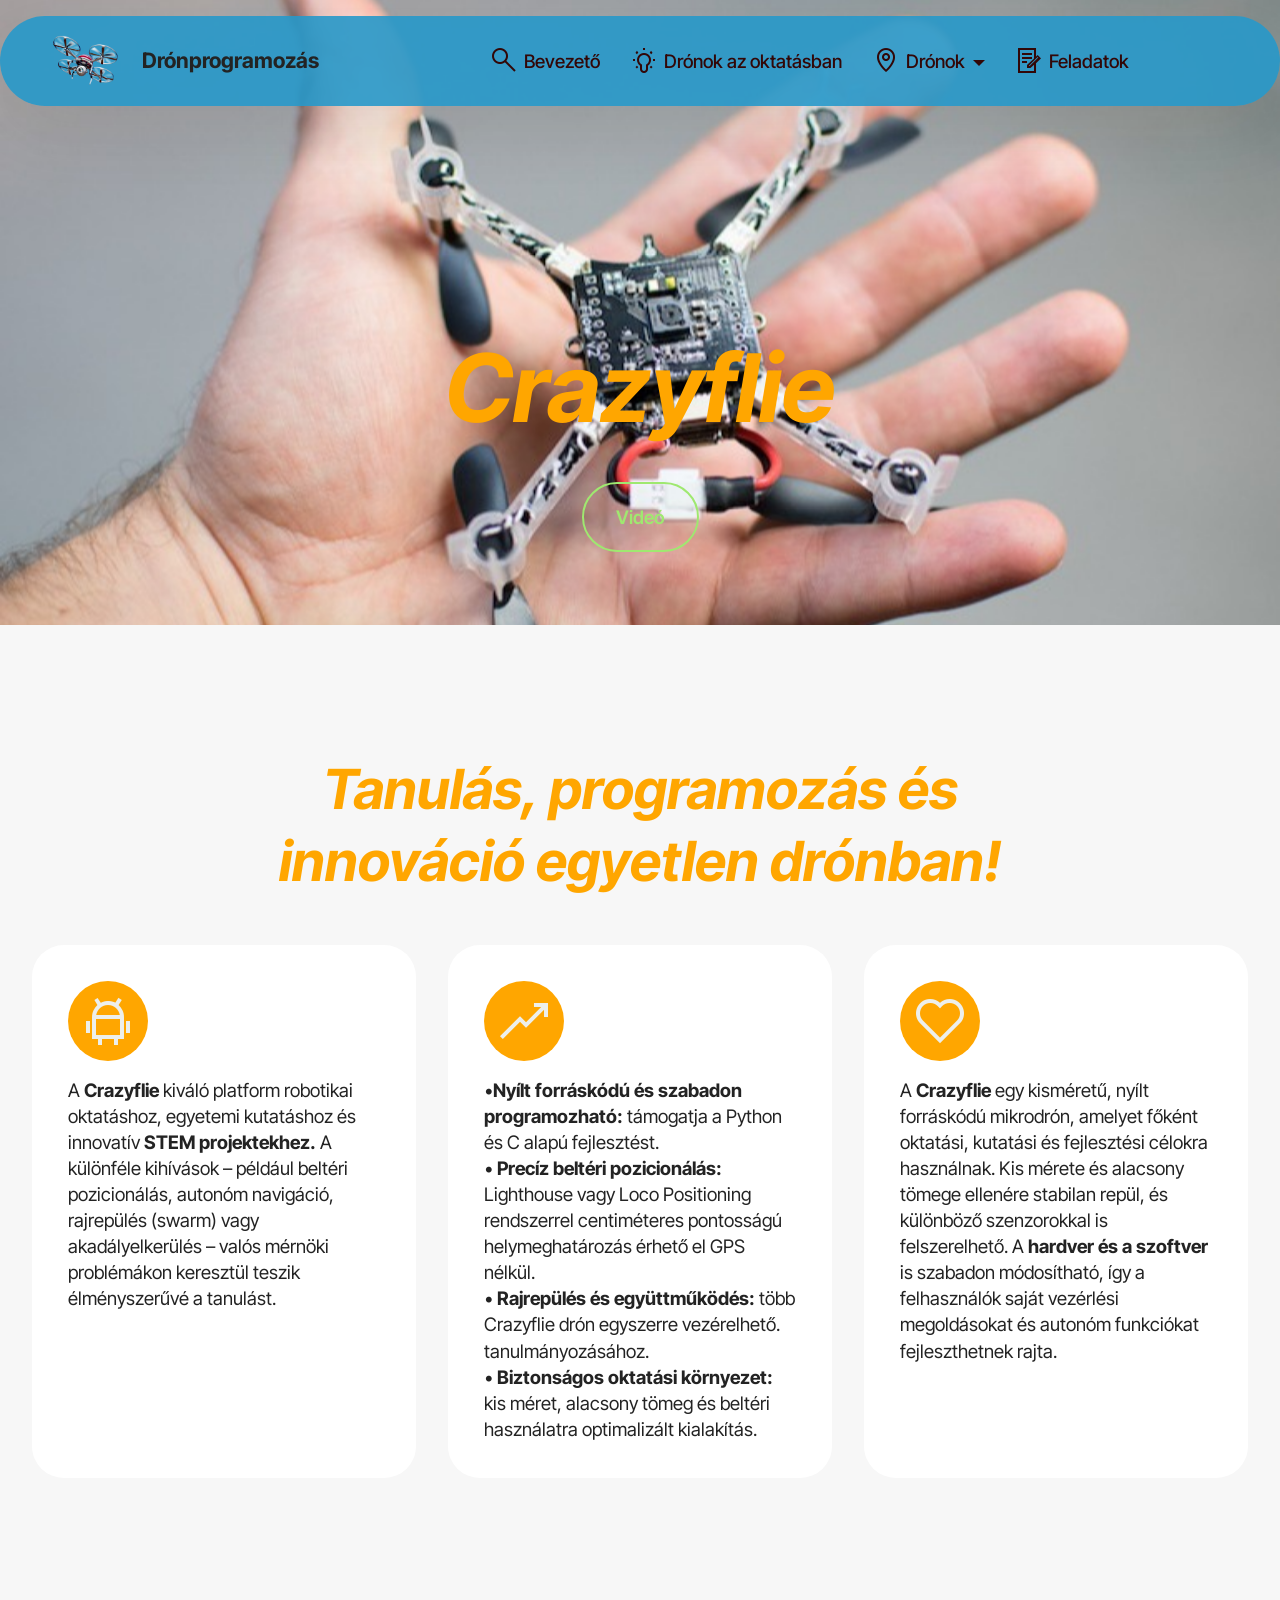
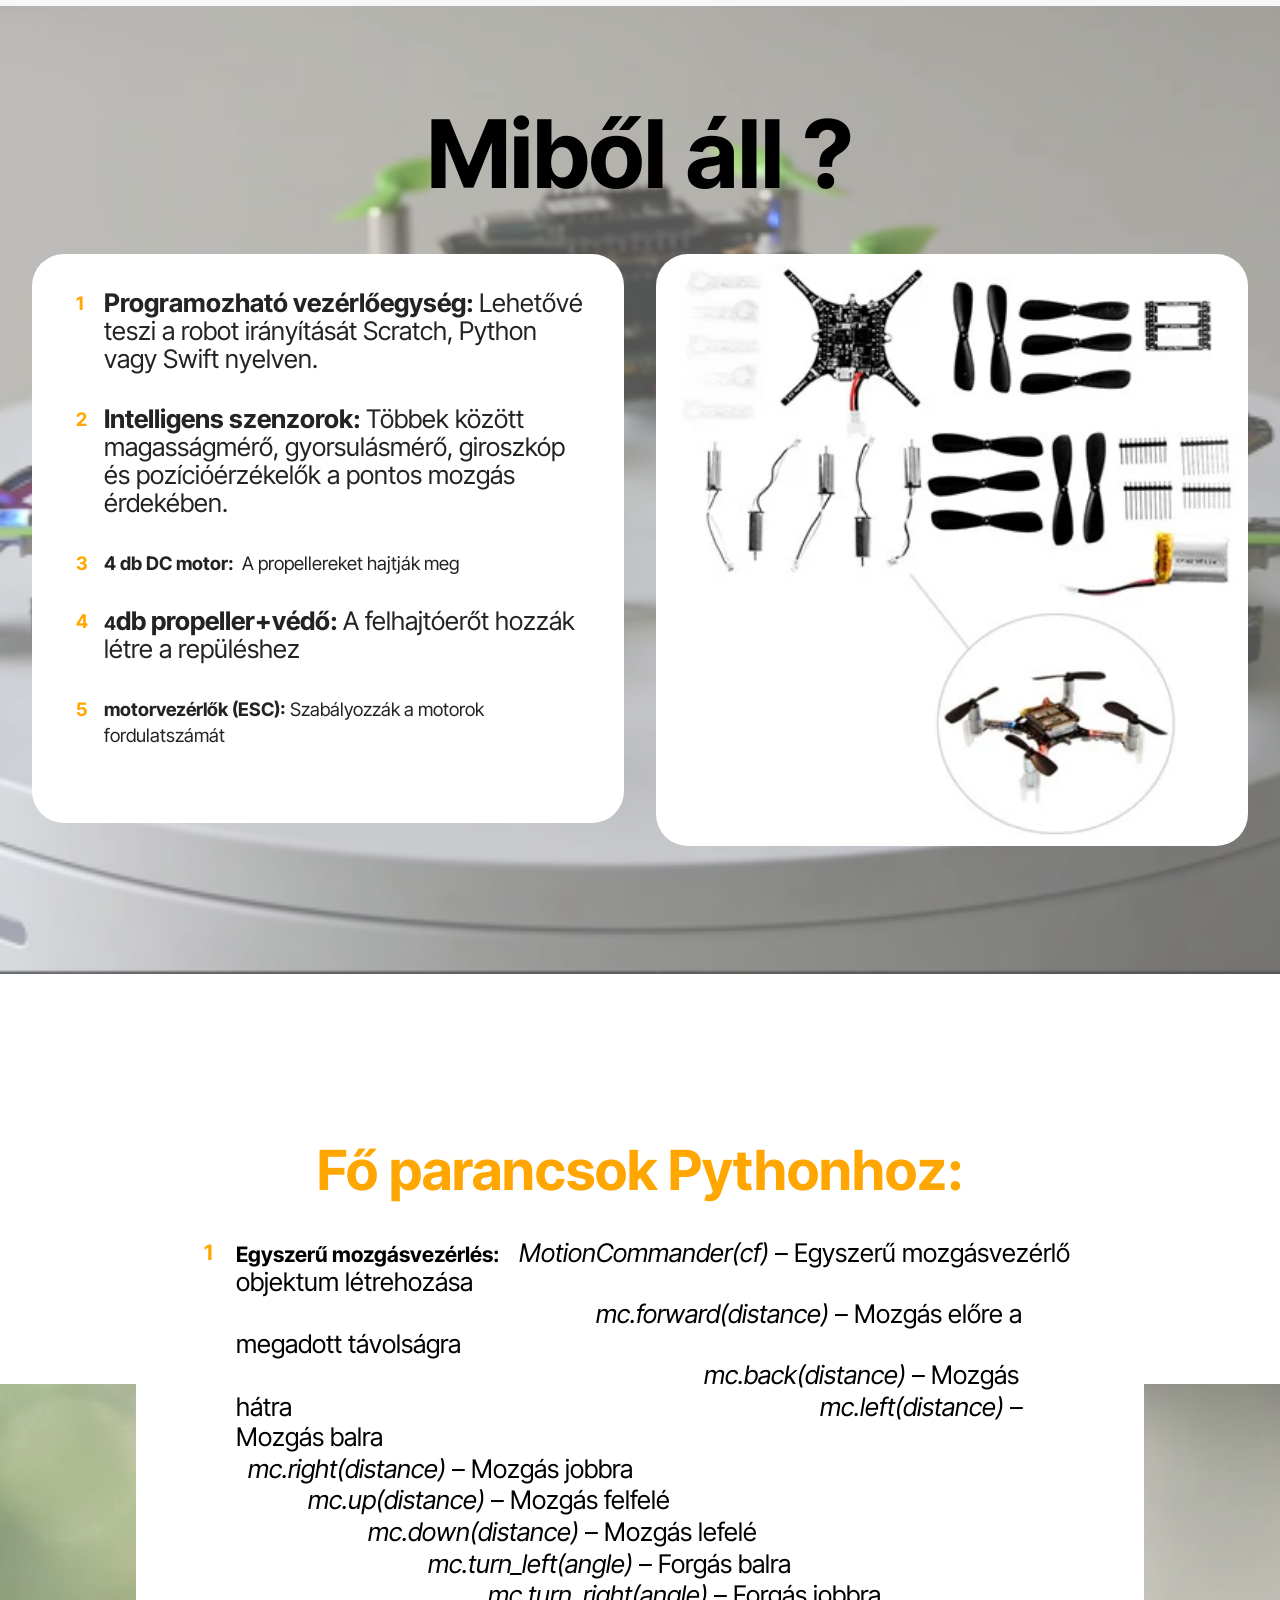
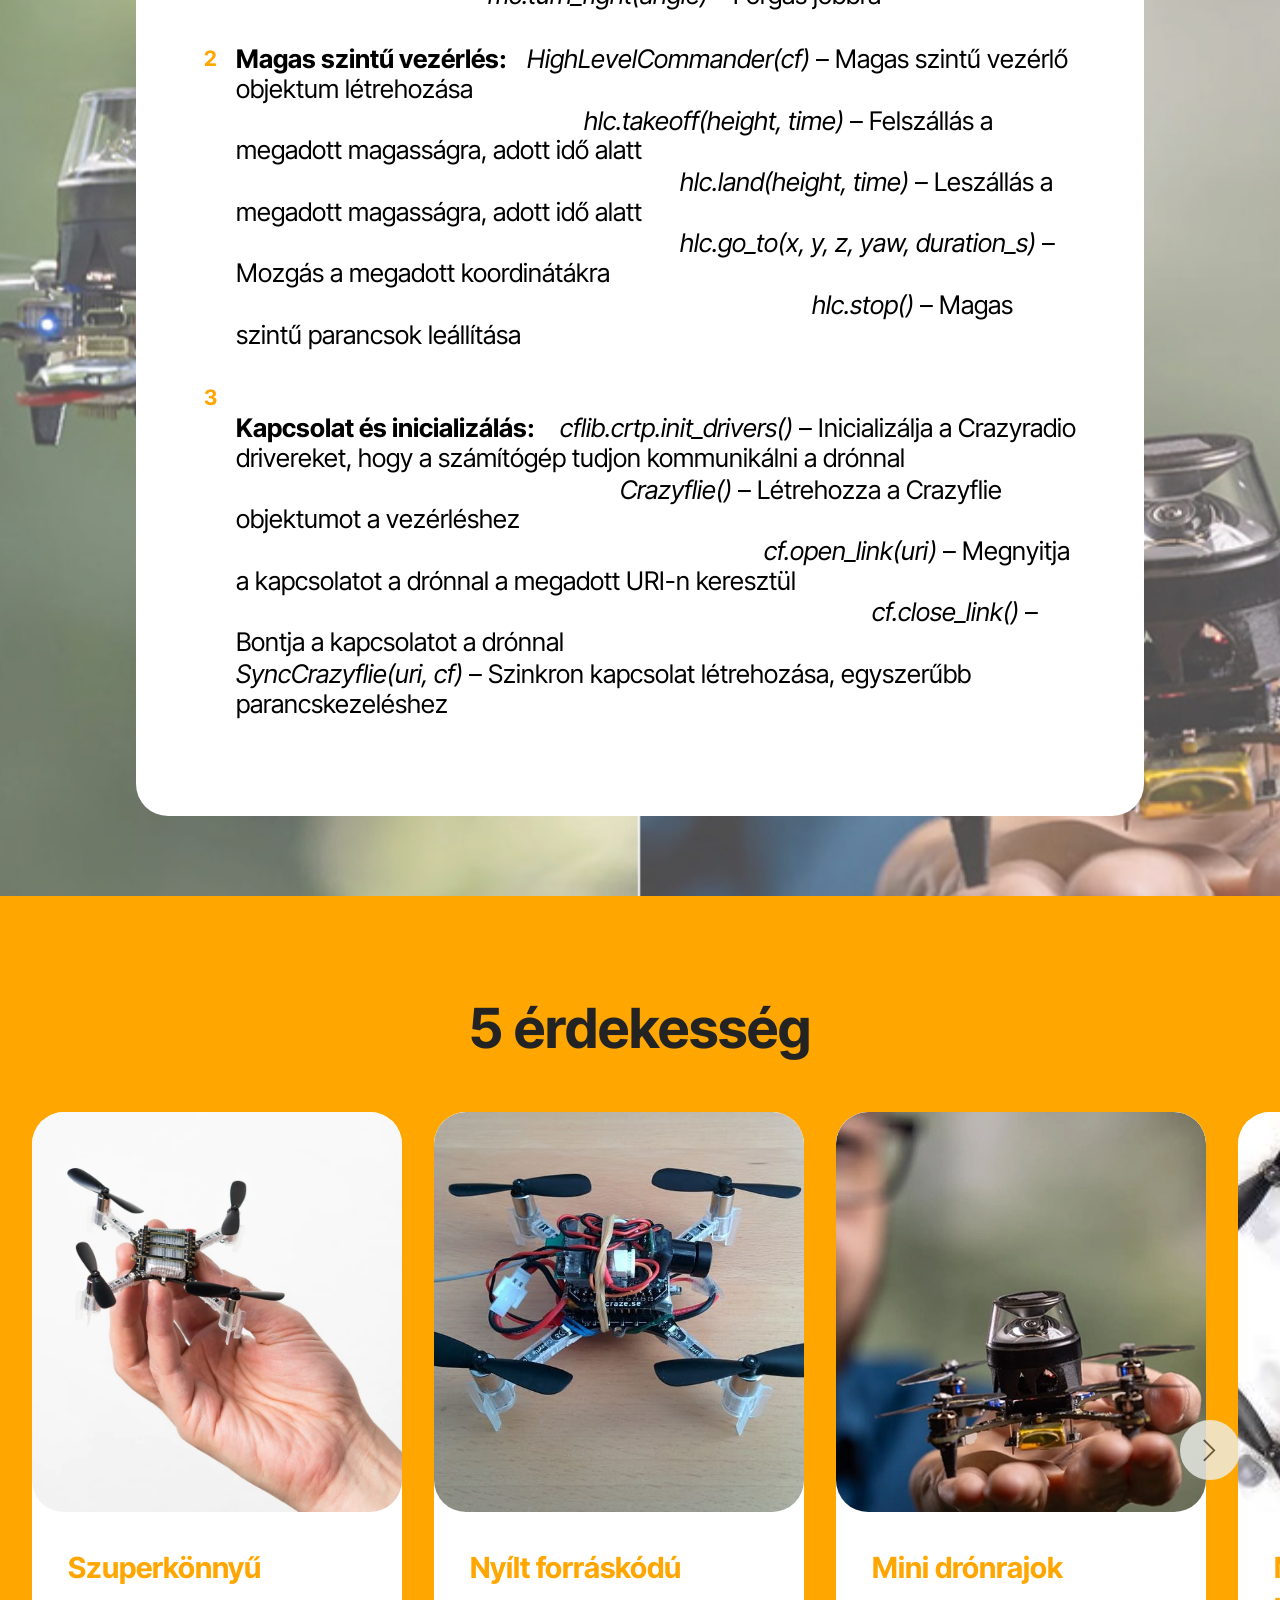
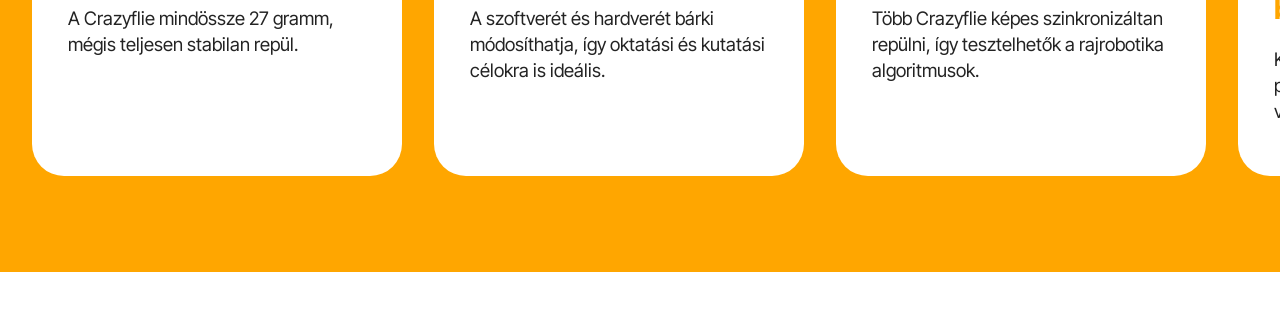
<file: Crazy.html>
<!DOCTYPE html>
<html  >
<head>
  <!-- Site made with Mobirise Website Builder v6.1.5, https://mobirise.com -->
  <meta charset="UTF-8">
  <meta http-equiv="X-UA-Compatible" content="IE=edge">
  <meta name="generator" content="Mobirise v6.1.5, mobirise.com">
  <meta name="viewport" content="width=device-width, initial-scale=1, minimum-scale=1">
  <link rel="shortcut icon" href="assets/images/mbr.png" type="image/x-icon">
  <meta name="description" content="">
  
  
  <title>Crazyflie</title>
  <link rel="stylesheet" href="assets/web/assets/mobirise-icons2/mobirise2.css">
  <link rel="stylesheet" href="assets/bootstrap/css/bootstrap.min.css">
  <link rel="stylesheet" href="assets/parallax/jarallax.css">
  <link rel="stylesheet" href="assets/animatecss/animate.css">
  <link rel="stylesheet" href="assets/dropdown/css/style.css">
  <link rel="stylesheet" href="assets/theme/css/style.css">
  <link rel="preload" href="https://fonts.googleapis.com/css?family=Inter+Tight:100,200,300,400,500,600,700,800,900,100i,200i,300i,400i,500i,600i,700i,800i,900i&display=swap" as="style" onload="this.onload=null;this.rel='stylesheet'">
  <noscript><link rel="stylesheet" href="https://fonts.googleapis.com/css?family=Inter+Tight:100,200,300,400,500,600,700,800,900,100i,200i,300i,400i,500i,600i,700i,800i,900i&display=swap"></noscript>
  <link rel="preload" as="style" href="assets/mobirise/css/mbr-additional.css?v=u2XKdF"><link rel="stylesheet" href="assets/mobirise/css/mbr-additional.css?v=u2XKdF" type="text/css">

  
  
  
</head>
<body>
  
  <section data-bs-version="5.1" class="menu menu1 cid-v7rs1GnA71" once="menu" id="menu01-l">
	

	<nav class="navbar navbar-dropdown navbar-fixed-top navbar-expand-lg">
		<div class="container">
			<div class="navbar-brand">
				<span class="navbar-logo">
					<a href="https://mobiri.se">
						<img src="assets/images/mbr.png" alt="Mobirise Website Builder" style="height: 3.5rem;">
					</a>
				</span>
				<span class="navbar-caption-wrap"><a class="navbar-caption text-black text-primary display-4" href="index.html">Drónprogramozás</a></span>
			</div>
			<button class="navbar-toggler" type="button" data-toggle="collapse" data-bs-toggle="collapse" data-target="#navbarSupportedContent" data-bs-target="#navbarSupportedContent" aria-controls="navbarNavAltMarkup" aria-expanded="false" aria-label="Toggle navigation">
				<div class="hamburger">
					<span></span>
					<span></span>
					<span></span>
					<span></span>
				</div>
			</button>
			<div class="collapse navbar-collapse" id="navbarSupportedContent">
				<ul class="navbar-nav nav-dropdown nav-right" data-app-modern-menu="true"><li class="nav-item">
						<a class="nav-link link text-info text-primary display-7" href="bevezeto.html"><span class="mobi-mbri mobi-mbri-search mbr-iconfont mbr-iconfont-btn"></span>Bevezető</a>
					</li>
					<li class="nav-item">
						<a class="nav-link link text-info text-primary display-7" href="dronok_oktatas.html" aria-expanded="false"><span class="mobi-mbri mobi-mbri-idea mbr-iconfont mbr-iconfont-btn"></span>Drónok az oktatásban</a>
					</li>
					<li class="nav-item dropdown">
						<a class="nav-link link dropdown-toggle text-info display-7" href="page3.html" data-toggle="dropdown-submenu" data-bs-toggle="dropdown" data-bs-auto-close="outside" aria-expanded="false"><span class="mobi-mbri mobi-mbri-map-pin mbr-iconfont mbr-iconfont-btn"></span>Drónok</a><div class="dropdown-menu" aria-labelledby="dropdown-530"><a class="dropdown-item text-info text-primary display-7" href="TT.html">DJI RoboMaster TT</a><a class="show dropdown-item text-info text-primary display-7" href="Tello.html">DJI Tello EDU</a><a class="show dropdown-item text-info text-primary display-7" href="CoDrone.html">CoDrone EDU</a><a class="show dropdown-item text-info text-primary display-7" href="Crazy.html">Crazyflie</a><a class="show dropdown-item text-info text-primary display-7" href="foci.html">Skykick - Drone Soccer</a></div>
					</li><li class="nav-item"><a class="nav-link link text-info show text-primary display-7" href="feladatok.html"><span class="mobi-mbri mobi-mbri-contact-form mbr-iconfont mbr-iconfont-btn"></span>Feladatok</a></li></ul>
				
				
			</div>
		</div>
	</nav>
</section>

<section data-bs-version="5.1" class="header16 cid-v87xaVhcwP mbr-parallax-background" id="header17-1j">
  
  
  <div class="container-fluid">
    <div class="row">
      <div class="content-wrap col-12 col-md-12">
        <h1 class="mbr-section-title mbr-fonts-style mbr-white mb-4 display-1"><strong><em>Crazyflie</em></strong></h1>
        
        
        <div class="mbr-section-btn"><a class="btn btn-danger-outline display-7" href="https://youtu.be/KrN8ZyqmLWk?si=LO_g0jQs2d6aADOy" target="_blank">Videó</a></div>
      </div>
    </div>
  </div>
</section>

<section data-bs-version="5.1" class="features5 cid-v87xb8eTFb" id="features05-1k">
  

  
  
  <div class="container">
    <div class="row mb-5 justify-content-center">
      <div class="col-12 content-head">
        
        <h2 class="mbr-section-subtitle mbr-fonts-style align-center mb-0 mt-4 display-2"><strong><em>Tanulás, programozás és innováció egyetlen drónban!</em></strong></h2>
      </div>
    </div>
    <div class="row">
      
      <div class="item features-without-image col-12 col-md-6 col-lg-4 item-mb active">
        <div class="item-wrapper">
          <div class="card-box align-left">
            <div class="iconfont-wrapper">
              <span class="mbr-iconfont mobi-mbri-android mobi-mbri"></span>
            </div>
            
            <p class="card-text mbr-fonts-style display-7">A <strong>Crazyflie</strong> kiváló platform robotikai oktatáshoz, egyetemi kutatáshoz és innovatív <strong>STEM projektekhez.</strong> A különféle kihívások – például beltéri pozicionálás, autonóm navigáció, rajrepülés (swarm) vagy akadályelkerülés – valós mérnöki problémákon keresztül teszik élményszerűvé a tanulást.</p>

            
          </div>
        </div>
      </div><div class="item features-without-image col-12 col-md-6 col-lg-4 item-mb">
        <div class="item-wrapper">
          <div class="card-box align-left">
            <div class="iconfont-wrapper">
              <span class="mbr-iconfont mobi-mbri-growing-chart mobi-mbri"></span>
            </div>
            
            <p class="card-text mbr-fonts-style display-7">•<strong>Nyílt forráskódú és szabadon programozható:</strong> támogatja a Python és C alapú fejlesztést.<br>• <strong>Precíz beltéri pozicionálás:</strong> Lighthouse vagy Loco Positioning rendszerrel centiméteres pontosságú helymeghatározás érhető el GPS nélkül.<br>• <strong>Rajrepülés és együttműködés:</strong> több Crazyflie drón egyszerre vezérelhető. tanulmányozásához.<br>• <strong>Biztonságos oktatási környezet:</strong> kis méret, alacsony tömeg és beltéri használatra optimalizált kialakítás.<br></p>

            
          </div>
        </div>
      </div><div class="item features-without-image col-12 col-md-6 col-lg-4 item-mb">
        <div class="item-wrapper">
          <div class="card-box align-left">
            <div class="iconfont-wrapper">
              <span class="mbr-iconfont mobi-mbri-hearth mobi-mbri"></span>
            </div>
            
            <p class="card-text mbr-fonts-style display-7">A <strong>Crazyflie</strong> egy kisméretű, nyílt forráskódú mikrodrón, amelyet főként oktatási, kutatási és fejlesztési célokra használnak. Kis mérete és alacsony tömege ellenére stabilan repül, és különböző szenzorokkal is felszerelhető. A <strong>hardver és a szoftver</strong> is szabadon módosítható, így a felhasználók saját vezérlési megoldásokat és autonóm funkciókat fejleszthetnek rajta.</p>

            
          </div>
        </div>
      </div>
      
    </div>
  </div>
</section>

<section data-bs-version="5.1" class="features030 cid-v87xbkAIGh" id="features030-1l">
    
    
    <div class="mbr-overlay" style="opacity: 0.3; background-color: rgb(255, 255, 255);"></div>
    <div class="container">
        <div class="row justify-content-center">
            <div class="col-md-12 content-head mb-5">
                <h1 class="mbr-section-title mbr-fonts-style mb-0 display-1"><strong>Miből áll ?</strong></h1>
                
            </div>
        </div>
        <div class="row justify-content-center  blockContent">
            <div class="col-12 col-lg">
                <div class="item-wrapper align-left">
                    <div class="mbr-text counter-container mbr-fonts-style display-7">
                        <ol>
                            <li><strong style="font-size: 1.6rem;">Programozható vezérlőegység:&nbsp;</strong><span style="font-size: 1.6rem;">Lehetővé teszi a robot irányítását Scratch, Python vagy Swift nyelven.</span><br></li><li><strong style="font-size: 1.6rem;">Intelligens szenzorok:&nbsp;</strong><span style="font-size: 1.6rem;">Többek között magasságmérő, gyorsulásmérő, giroszkóp és pozícióérzékelők a pontos mozgás érdekében.</span></li><li><strong>4 db DC motor:&nbsp;</strong>&nbsp;A propellereket hajtják meg</li><li><strong>4</strong><span style="font-size: 1.6rem;"><strong>db propeller+védő:&nbsp;</strong>A felhajtóerőt hozzák létre a repüléshez</span></li><li><strong>motorvezérlők (ESC):&nbsp;</strong>Szabályozzák a motorok fordulatszámát</li></ol><div><br></div>
                    </div>
                </div>
            </div>
            <div class="col-12 col-lg-6">
                <div class="image-wrapper mb-4">
                    <img class="w-100" src="assets/images/se-110990440.jpg" alt="Mobirise Website Builder">
                </div>
            </div>

        </div>
    </div>
</section>

<section data-bs-version="5.1" class="article07 cid-v87xbwuikQ mbr-parallax-background" id="article19-1m">
  

  
  <div class="mbr-overlay" style="opacity: 0.3; background-color: rgb(255, 255, 255);">
  </div>
  <div class="container">
    <div class="row justify-content-center">
      <div class="card col-md-12 col-lg-10">
        <div class="card-wrapper">
          <div class="col-12 content-head mt-3">
            <h3 class="mbr-section-title mbr-fonts-style align-center mb-0 display-2"><strong>Fő parancsok Pythonhoz:</strong></h3>
            
          </div>
          <div class="card-box align-left mt-4">
            <div class="mbr-text counter-container mbr-fonts-style display-4">
              <ol>
                <li><strong>Egyszerű mozgásvezérlés:&nbsp; &nbsp; &nbsp;</strong><em style="font-size: 1.6rem;">MotionCommander(cf)</em><span style="font-size: 1.6rem;"> – Egyszerű mozgásvezérlő objektum létrehozása&nbsp; &nbsp; &nbsp; &nbsp; &nbsp; &nbsp; &nbsp; &nbsp; &nbsp; &nbsp; &nbsp; &nbsp; &nbsp; &nbsp; &nbsp; &nbsp; &nbsp; &nbsp; &nbsp; &nbsp; &nbsp; &nbsp; &nbsp; &nbsp; &nbsp; &nbsp; &nbsp; &nbsp; &nbsp; &nbsp; &nbsp; &nbsp; &nbsp; &nbsp; &nbsp; &nbsp; &nbsp; &nbsp; &nbsp; &nbsp; &nbsp; &nbsp; &nbsp; &nbsp; &nbsp; &nbsp; &nbsp; &nbsp; &nbsp; &nbsp; &nbsp; &nbsp; &nbsp; &nbsp; &nbsp; &nbsp; &nbsp; &nbsp; &nbsp; &nbsp; &nbsp; &nbsp; &nbsp; &nbsp; &nbsp; &nbsp; &nbsp; &nbsp; &nbsp; &nbsp; &nbsp; &nbsp; &nbsp; &nbsp; &nbsp; &nbsp; &nbsp; &nbsp; &nbsp; &nbsp; &nbsp; </span><em style="font-size: 1.6rem;">mc.forward(distance)</em><span style="font-size: 1.6rem;"> – Mozgás előre a megadott távolságra&nbsp; &nbsp; &nbsp; &nbsp; &nbsp; &nbsp; &nbsp; &nbsp; &nbsp; &nbsp; &nbsp; &nbsp; &nbsp; &nbsp; &nbsp; &nbsp; &nbsp; &nbsp; &nbsp; &nbsp; &nbsp; &nbsp; &nbsp; &nbsp; &nbsp; &nbsp; &nbsp; &nbsp; &nbsp; &nbsp; &nbsp; &nbsp; &nbsp; &nbsp; &nbsp; &nbsp; &nbsp; &nbsp; &nbsp; &nbsp; &nbsp; &nbsp; &nbsp; &nbsp; &nbsp; &nbsp; &nbsp; &nbsp; &nbsp; &nbsp; &nbsp; &nbsp; &nbsp; &nbsp; &nbsp; &nbsp; &nbsp; &nbsp; &nbsp; &nbsp; &nbsp; &nbsp; &nbsp; &nbsp; &nbsp; &nbsp; &nbsp; &nbsp; &nbsp; &nbsp; &nbsp; &nbsp; &nbsp; &nbsp; &nbsp; &nbsp; &nbsp; &nbsp; &nbsp; &nbsp; &nbsp; &nbsp; &nbsp; &nbsp; &nbsp; &nbsp; &nbsp; &nbsp; &nbsp; &nbsp; &nbsp; </span><em style="font-size: 1.6rem;">mc.back(distance)</em><span style="font-size: 1.6rem;"> – Mozgás hátra&nbsp; &nbsp; &nbsp; &nbsp; &nbsp; &nbsp; &nbsp; &nbsp; &nbsp; &nbsp; &nbsp; &nbsp; &nbsp; &nbsp; &nbsp; &nbsp; &nbsp; &nbsp; &nbsp; &nbsp; &nbsp; &nbsp; &nbsp; &nbsp; &nbsp; &nbsp; &nbsp; &nbsp; &nbsp; &nbsp; &nbsp; &nbsp; &nbsp; &nbsp; &nbsp; &nbsp; &nbsp; &nbsp; &nbsp; &nbsp; &nbsp; &nbsp; &nbsp; &nbsp;&nbsp;</span><em style="font-size: 1.6rem;">mc.left(distance)</em><span style="font-size: 1.6rem;"> – Mozgás balra&nbsp; &nbsp; &nbsp; &nbsp; &nbsp; &nbsp; &nbsp; &nbsp; &nbsp; &nbsp; &nbsp; &nbsp; &nbsp; &nbsp; &nbsp; &nbsp; &nbsp; &nbsp; &nbsp; &nbsp; &nbsp; &nbsp; &nbsp; &nbsp; &nbsp; &nbsp; &nbsp; &nbsp; &nbsp; &nbsp; &nbsp; &nbsp; &nbsp; &nbsp; &nbsp; &nbsp; &nbsp; &nbsp; &nbsp; &nbsp; &nbsp; &nbsp; &nbsp; &nbsp; &nbsp; &nbsp;&nbsp;</span><em style="font-size: 1.6rem;">mc.right(distance)</em><span style="font-size: 1.6rem;"> – Mozgás jobbra&nbsp; &nbsp; &nbsp; &nbsp; &nbsp; &nbsp; &nbsp; &nbsp; &nbsp; &nbsp; &nbsp; &nbsp; &nbsp; &nbsp; &nbsp; &nbsp; &nbsp; &nbsp; &nbsp; &nbsp; &nbsp; &nbsp; &nbsp; &nbsp; &nbsp; &nbsp; &nbsp; &nbsp; &nbsp; &nbsp; &nbsp; &nbsp; &nbsp; &nbsp; &nbsp; &nbsp; &nbsp; &nbsp; &nbsp; &nbsp; &nbsp; &nbsp; &nbsp; </span><em style="font-size: 1.6rem;">mc.up(distance)</em><span style="font-size: 1.6rem;"> – Mozgás felfelé&nbsp; &nbsp; &nbsp; &nbsp; &nbsp; &nbsp; &nbsp; &nbsp; &nbsp; &nbsp; &nbsp; &nbsp; &nbsp; &nbsp; &nbsp; &nbsp; &nbsp; &nbsp; &nbsp; &nbsp; &nbsp; &nbsp; &nbsp; &nbsp; &nbsp; &nbsp; &nbsp; &nbsp; &nbsp; &nbsp; &nbsp; &nbsp; &nbsp; &nbsp; &nbsp; &nbsp; &nbsp; &nbsp; &nbsp; &nbsp; &nbsp; &nbsp; &nbsp; &nbsp; &nbsp; </span><em style="font-size: 1.6rem;">mc.down(distance)</em><span style="font-size: 1.6rem;"> – Mozgás lefelé&nbsp; &nbsp; &nbsp; &nbsp; &nbsp; &nbsp; &nbsp; &nbsp; &nbsp; &nbsp; &nbsp; &nbsp; &nbsp; &nbsp; &nbsp; &nbsp; &nbsp; &nbsp; &nbsp; &nbsp; &nbsp; &nbsp; &nbsp; &nbsp; &nbsp; &nbsp; &nbsp; &nbsp; &nbsp; &nbsp; &nbsp; &nbsp; &nbsp; &nbsp; &nbsp; &nbsp; &nbsp; &nbsp; &nbsp; &nbsp; &nbsp; &nbsp; &nbsp; </span><em style="font-size: 1.6rem;">mc.turn_left(angle)</em><span style="font-size: 1.6rem;"> – Forgás balra&nbsp; &nbsp; &nbsp; &nbsp; &nbsp; &nbsp; &nbsp; &nbsp; &nbsp; &nbsp; &nbsp; &nbsp; &nbsp; &nbsp; &nbsp; &nbsp; &nbsp; &nbsp; &nbsp; &nbsp; &nbsp; &nbsp; &nbsp; &nbsp; &nbsp; &nbsp; &nbsp; &nbsp; &nbsp; &nbsp; &nbsp; &nbsp; &nbsp; &nbsp; &nbsp; &nbsp; &nbsp; &nbsp; &nbsp; &nbsp; &nbsp; &nbsp; &nbsp; &nbsp; &nbsp;&nbsp;</span><em style="font-size: 1.6rem;">mc.turn_right(angle)</em><span style="font-size: 1.6rem;"> – Forgás jobbra</span></li><li><strong style="font-size: 1.6rem;">Magas szintű vezérlés:&nbsp; &nbsp; </strong><em style="font-size: 1.6rem;">HighLevelCommander(cf)</em><span style="font-size: 1.6rem;"> – Magas szintű vezérlő objektum létrehozása&nbsp; &nbsp; &nbsp; &nbsp; &nbsp; &nbsp; &nbsp; &nbsp; &nbsp; &nbsp; &nbsp; &nbsp; &nbsp; &nbsp; &nbsp; &nbsp; &nbsp; &nbsp; &nbsp; &nbsp; &nbsp; &nbsp; &nbsp; &nbsp; &nbsp; &nbsp; &nbsp; &nbsp; &nbsp; &nbsp; &nbsp; &nbsp; &nbsp; &nbsp; &nbsp; &nbsp; &nbsp; &nbsp; &nbsp; &nbsp; &nbsp; &nbsp; &nbsp; &nbsp; &nbsp; &nbsp; &nbsp; &nbsp; &nbsp; &nbsp; &nbsp; &nbsp; &nbsp; &nbsp; &nbsp; &nbsp; &nbsp; &nbsp; &nbsp; &nbsp; &nbsp; &nbsp; &nbsp; &nbsp; &nbsp; &nbsp; &nbsp; &nbsp; &nbsp; &nbsp; &nbsp; &nbsp; &nbsp; &nbsp; &nbsp; &nbsp; &nbsp; &nbsp; &nbsp; &nbsp;&nbsp;</span><em style="font-size: 1.6rem;">hlc.takeoff(height, time)</em><span style="font-size: 1.6rem;"> – Felszállás a megadott magasságra, adott idő alatt&nbsp; &nbsp; &nbsp; &nbsp; &nbsp; &nbsp; &nbsp; &nbsp; &nbsp; &nbsp; &nbsp; &nbsp; &nbsp; &nbsp; &nbsp; &nbsp; &nbsp; &nbsp; &nbsp; &nbsp; &nbsp; &nbsp; &nbsp; &nbsp; &nbsp; &nbsp; &nbsp; &nbsp; &nbsp; &nbsp; &nbsp; &nbsp; &nbsp; &nbsp; &nbsp; &nbsp; &nbsp; &nbsp; &nbsp; &nbsp; &nbsp; &nbsp; &nbsp; &nbsp; &nbsp; &nbsp; &nbsp; &nbsp; &nbsp; &nbsp; &nbsp; &nbsp; &nbsp; &nbsp; &nbsp; &nbsp; &nbsp; &nbsp; &nbsp; &nbsp; &nbsp; &nbsp; &nbsp; &nbsp; &nbsp; &nbsp; &nbsp; &nbsp; &nbsp; &nbsp; &nbsp; &nbsp; &nbsp; &nbsp; </span><em style="font-size: 1.6rem;">hlc.land(height, time)</em><span style="font-size: 1.6rem;"> – Leszállás a megadott magasságra, adott idő alatt&nbsp; &nbsp; &nbsp; &nbsp; &nbsp; &nbsp; &nbsp; &nbsp; &nbsp; &nbsp; &nbsp; &nbsp; &nbsp; &nbsp; &nbsp; &nbsp; &nbsp; &nbsp; &nbsp; &nbsp; &nbsp; &nbsp; &nbsp; &nbsp; &nbsp; &nbsp; &nbsp; &nbsp; &nbsp; &nbsp; &nbsp; &nbsp; &nbsp; &nbsp; &nbsp; &nbsp; &nbsp; &nbsp; &nbsp; &nbsp; &nbsp; &nbsp; &nbsp; &nbsp; &nbsp; &nbsp; &nbsp; &nbsp; &nbsp; &nbsp; &nbsp; &nbsp; &nbsp; &nbsp; &nbsp; &nbsp; &nbsp; &nbsp; &nbsp; &nbsp; &nbsp; &nbsp; &nbsp; &nbsp; &nbsp; &nbsp; &nbsp; &nbsp; &nbsp; &nbsp; &nbsp; &nbsp; &nbsp; &nbsp;&nbsp;</span><em style="font-size: 1.6rem;">hlc.go_to(x, y, z, yaw, duration_s)</em><span style="font-size: 1.6rem;"> – Mozgás a megadott koordinátákra&nbsp; &nbsp; &nbsp; &nbsp; &nbsp; &nbsp; &nbsp; &nbsp; &nbsp; &nbsp; &nbsp; &nbsp; &nbsp; &nbsp; &nbsp; &nbsp; &nbsp; &nbsp; &nbsp; &nbsp; &nbsp; &nbsp; &nbsp; &nbsp; &nbsp; &nbsp; &nbsp; &nbsp; &nbsp; &nbsp; &nbsp; &nbsp; &nbsp; &nbsp; &nbsp; &nbsp; &nbsp; &nbsp; &nbsp; &nbsp; &nbsp; &nbsp; &nbsp; &nbsp; &nbsp; &nbsp; &nbsp; &nbsp; &nbsp; &nbsp; &nbsp; &nbsp; &nbsp; &nbsp; &nbsp; &nbsp; &nbsp; &nbsp; &nbsp; &nbsp; &nbsp; &nbsp; &nbsp; &nbsp; &nbsp; &nbsp; &nbsp; &nbsp; &nbsp; &nbsp; &nbsp; &nbsp; &nbsp; &nbsp; &nbsp; &nbsp; &nbsp; &nbsp; &nbsp; &nbsp; &nbsp; &nbsp; &nbsp; &nbsp; &nbsp; &nbsp; &nbsp;&nbsp;</span><em style="font-size: 1.6rem;">hlc.stop()</em><span style="font-size: 1.6rem;"> – Magas szintű parancsok leállítása</span></li><li><span style="font-size: 1.6rem;"><br></span><strong style="font-size: 1.6rem;">Kapcsolat és inicializálás:&nbsp; &nbsp; &nbsp;</strong><em style="font-size: 1.6rem;">cflib.crtp.init_drivers()</em><span style="font-size: 1.6rem;"> – Inicializálja a Crazyradio drivereket, hogy a számítógép tudjon kommunikálni a drónnal&nbsp; &nbsp; &nbsp; &nbsp; &nbsp; &nbsp; &nbsp; &nbsp; &nbsp; &nbsp; &nbsp; &nbsp; &nbsp; &nbsp; &nbsp; &nbsp; &nbsp; &nbsp; &nbsp; &nbsp; &nbsp; &nbsp; &nbsp; &nbsp; &nbsp; &nbsp; &nbsp; &nbsp; &nbsp; &nbsp; &nbsp; &nbsp; &nbsp; &nbsp; &nbsp; &nbsp; &nbsp; &nbsp; &nbsp; &nbsp; &nbsp; &nbsp; &nbsp; &nbsp; &nbsp; &nbsp; &nbsp; </span><em style="font-size: 1.6rem;">Crazyflie()</em><span style="font-size: 1.6rem;"> – Létrehozza a Crazyflie objektumot a vezérléshez&nbsp; &nbsp; &nbsp; &nbsp; &nbsp; &nbsp; &nbsp; &nbsp; &nbsp; &nbsp; &nbsp; &nbsp; &nbsp; &nbsp; &nbsp; &nbsp; &nbsp; &nbsp; &nbsp; &nbsp; &nbsp; &nbsp; &nbsp; &nbsp; &nbsp; &nbsp; &nbsp; &nbsp; &nbsp; &nbsp; &nbsp; &nbsp; &nbsp; &nbsp; &nbsp; &nbsp; &nbsp; &nbsp; &nbsp; &nbsp; &nbsp; &nbsp; &nbsp; &nbsp; &nbsp; &nbsp; &nbsp; &nbsp; &nbsp; &nbsp; &nbsp; &nbsp; &nbsp; &nbsp; &nbsp; &nbsp; &nbsp; &nbsp; &nbsp; &nbsp; &nbsp; &nbsp; &nbsp; &nbsp; &nbsp; &nbsp; &nbsp; &nbsp; &nbsp; &nbsp; &nbsp; &nbsp; &nbsp; &nbsp; &nbsp; &nbsp; &nbsp; &nbsp; &nbsp; &nbsp; &nbsp; &nbsp; &nbsp; &nbsp; &nbsp; &nbsp; &nbsp; &nbsp; &nbsp; &nbsp; &nbsp;&nbsp;</span><em style="font-size: 1.6rem;">cf.open_link(uri)</em><span style="font-size: 1.6rem;"> – Megnyitja a kapcsolatot a drónnal a megadott URI-n keresztül&nbsp; &nbsp; &nbsp; &nbsp; &nbsp; &nbsp; &nbsp; &nbsp; &nbsp; &nbsp; &nbsp; &nbsp; &nbsp; &nbsp; &nbsp; &nbsp; &nbsp; &nbsp; &nbsp; &nbsp; &nbsp; &nbsp; &nbsp; &nbsp; &nbsp; &nbsp; &nbsp; &nbsp; &nbsp; &nbsp; &nbsp; &nbsp; &nbsp; &nbsp; &nbsp; &nbsp; &nbsp; &nbsp; &nbsp; &nbsp; &nbsp; &nbsp; &nbsp; &nbsp; &nbsp; &nbsp; &nbsp; &nbsp; &nbsp; &nbsp; &nbsp; &nbsp; &nbsp; &nbsp; &nbsp; &nbsp; &nbsp; &nbsp; &nbsp; &nbsp; &nbsp; &nbsp; &nbsp; &nbsp; &nbsp; &nbsp; &nbsp; &nbsp; &nbsp; &nbsp; &nbsp; &nbsp; &nbsp; &nbsp; &nbsp; &nbsp; &nbsp;&nbsp;</span><em style="font-size: 1.6rem;">cf.close_link()</em><span style="font-size: 1.6rem;"> – Bontja a kapcsolatot a drónnal&nbsp; &nbsp; &nbsp; &nbsp; &nbsp; &nbsp; &nbsp; &nbsp; &nbsp; &nbsp; &nbsp; &nbsp; &nbsp; &nbsp; &nbsp; &nbsp; &nbsp; &nbsp; &nbsp; &nbsp; &nbsp; &nbsp; &nbsp; &nbsp; &nbsp; &nbsp; &nbsp; &nbsp; &nbsp; &nbsp; &nbsp; &nbsp; &nbsp; &nbsp; </span><em style="font-size: 1.6rem;">SyncCrazyflie(uri, cf)</em><span style="font-size: 1.6rem;"> – Szinkron kapcsolat létrehozása, egyszerűbb parancskezeléshez</span></li></ol>
            </div>
          </div>
        </div>
      </div>
    </div>
  </div>
</section>

<section data-bs-version="5.1" class="features017 mbr-embla cid-v8AP8b7rBM" id="features017-1w">
	
	
	<div class="position-relative">
		<div class="container-fluid">
			<div class="row justify-content-center">
				<div class="col-12 content-head">
					<div class="mbr-section-head mb-5">
						<h4 class="mbr-section-title mbr-fonts-style align-center mb-0 display-2"><strong>5 érdekesség</strong></h4>
						
					</div>
				</div>
			</div>
		</div>

		<div class="embla" data-skip-snaps="true" data-align="center" data-contain-scroll="trimSnaps" data-auto-play-interval="5" data-draggable="true">
			<div class="embla__viewport container-fluid">
				<div class="embla__container">
					<div class="embla__slide slider-image item active" style="margin-left: 1rem; margin-right: 1rem;">
						<div class="slide-content">
							<div class="item-img">
								<div class="item-wrapper">
									<img src="assets/images/crazyflie-2.1-hand-1000px-4-1024x1024.jpg" alt="Mobirise Website Builder" title="" data-slide-to="1" data-bs-slide-to="1">
								</div>
							</div>
							<div class="item-content">
								<h5 class="item-title mbr-fonts-style display-5">
									<strong>Szuperkönnyű</strong>
								</h5>
								
								<p class="mbr-text mbr-fonts-style mt-3 display-7">
									A Crazyflie mindössze 27 gramm, mégis teljesen stabilan repül.
								</p>
							</div>

							
						</div>
					</div>
					<div class="embla__slide slider-image item" style="margin-left: 1rem; margin-right: 1rem;">
						<div class="slide-content">
							<div class="item-img">
								<div class="item-wrapper">
									<img src="assets/images/img-20151231-141913-small.jpg" alt="Mobirise Website Builder" title="" data-slide-to="2" data-bs-slide-to="2">
								</div>
							</div>
							<div class="item-content">
								<h5 class="item-title mbr-fonts-style display-5"><strong>Nyílt forráskódú</strong></h5>
								
								<p class="mbr-text mbr-fonts-style mt-3 display-7">
									A szoftverét és hardverét bárki módosíthatja, így oktatási és kutatási célokra is ideális.
								</p>
							</div>
							
						</div>
					</div>
					<div class="embla__slide slider-image item" style="margin-left: 1rem; margin-right: 1rem;">
						<div class="slide-content">
							<div class="item-img">
								<div class="item-wrapper">
									<img src="assets/images/crazyflie-drone-micro-tu-delft-1.jpeg" alt="Mobirise Website Builder" title="" data-slide-to="3" data-bs-slide-to="3">
								</div>
							</div>
							<div class="item-content">
								<h5 class="item-title mbr-fonts-style display-5"><strong>Mini drónrajok</strong></h5>
								
								<p class="mbr-text mbr-fonts-style mt-3 display-7">
									Több Crazyflie képes szinkronizáltan repülni, így tesztelhetők a rajrobotika algoritmusok.
								</p>
							</div>
							
						</div>
					</div>
					<div class="embla__slide slider-image item" style="margin-left: 1rem; margin-right: 1rem;">
						<div class="slide-content">
							<div class="item-img">
								<div class="item-wrapper">
									<img src="assets/images/images-6.jpg" alt="Mobirise Website Builder" title="" data-slide-to="4" data-bs-slide-to="4">
								</div>
							</div>
							<div class="item-content">
								<h5 class="item-title mbr-fonts-style display-5"><strong>Moduláris bővíthetőség</strong></h5>
								
								<p class="mbr-text mbr-fonts-style mt-3 display-7">
									Különböző modulokkal felszerelhető, például kamera, rádió, szenzorok vagy LED-ek.
								</p>
							</div>
							
						</div>
					</div>
					<div class="embla__slide slider-image item" style="margin-left: 1rem; margin-right: 1rem;">
						<div class="slide-content">
							<div class="item-img">
								<div class="item-wrapper">
									<img src="assets/images/crazyflie-drone-micro-tu-delft-2.jpeg" alt="Mobirise Website Builder" title="" data-slide-to="5" data-bs-slide-to="5">
								</div>
							</div>
							<div class="item-content">
								<h5 class="item-title mbr-fonts-style display-5"><strong>Precíz pozíciótartás</strong></h5>
								
								<p class="mbr-text mbr-fonts-style mt-3 display-7">
									Kis mérete ellenére képes helyben lebegni és pontosan manőverezni, akár GPS nélkül is.
								</p>
							</div>
							
						</div>
					</div>
					
					
					
				</div>
			</div>
			<button class="embla__button embla__button--prev">
				<span class="mobi-mbri mobi-mbri-arrow-prev mbr-iconfont" aria-hidden="true"></span>
				<span class="sr-only visually-hidden visually-hidden visually-hidden">Previous</span>
			</button>
			<button class="embla__button embla__button--next">
				<span class="mobi-mbri mobi-mbri-arrow-next mbr-iconfont" aria-hidden="true"></span>
				<span class="sr-only visually-hidden visually-hidden visually-hidden">Next</span>
			</button>
		</div>
	</div>
</section><section class="display-7" style="padding: 0;align-items: center;justify-content: center;flex-wrap: wrap;    align-content: center;display: flex;position: relative;height: 4rem;"><a href="https://mobiri.se/" style="flex: 1 1;height: 4rem;position: absolute;width: 100%;z-index: 1;"><img alt="" style="height: 4rem;" src="[data-uri]"></a><p style="margin: 0;text-align: center;" class="display-7">&#8204;</p><a style="z-index:1" href="https://mobirise.com/drag-drop-website-builder.html">Drag and Drop Website Builder</a></section><script src="assets/bootstrap/js/bootstrap.bundle.min.js"></script>  <script src="assets/parallax/jarallax.js"></script>  <script src="assets/smoothscroll/smooth-scroll.js"></script>  <script src="assets/ytplayer/index.js"></script>  <script src="assets/dropdown/js/navbar-dropdown.js"></script>  <script src="assets/embla/embla.min.js"></script>  <script src="assets/embla/script.js"></script>  <script src="assets/theme/js/script.js"></script>  
  
  
  <input name="animation" type="hidden">
  </body>
</html>
</file>
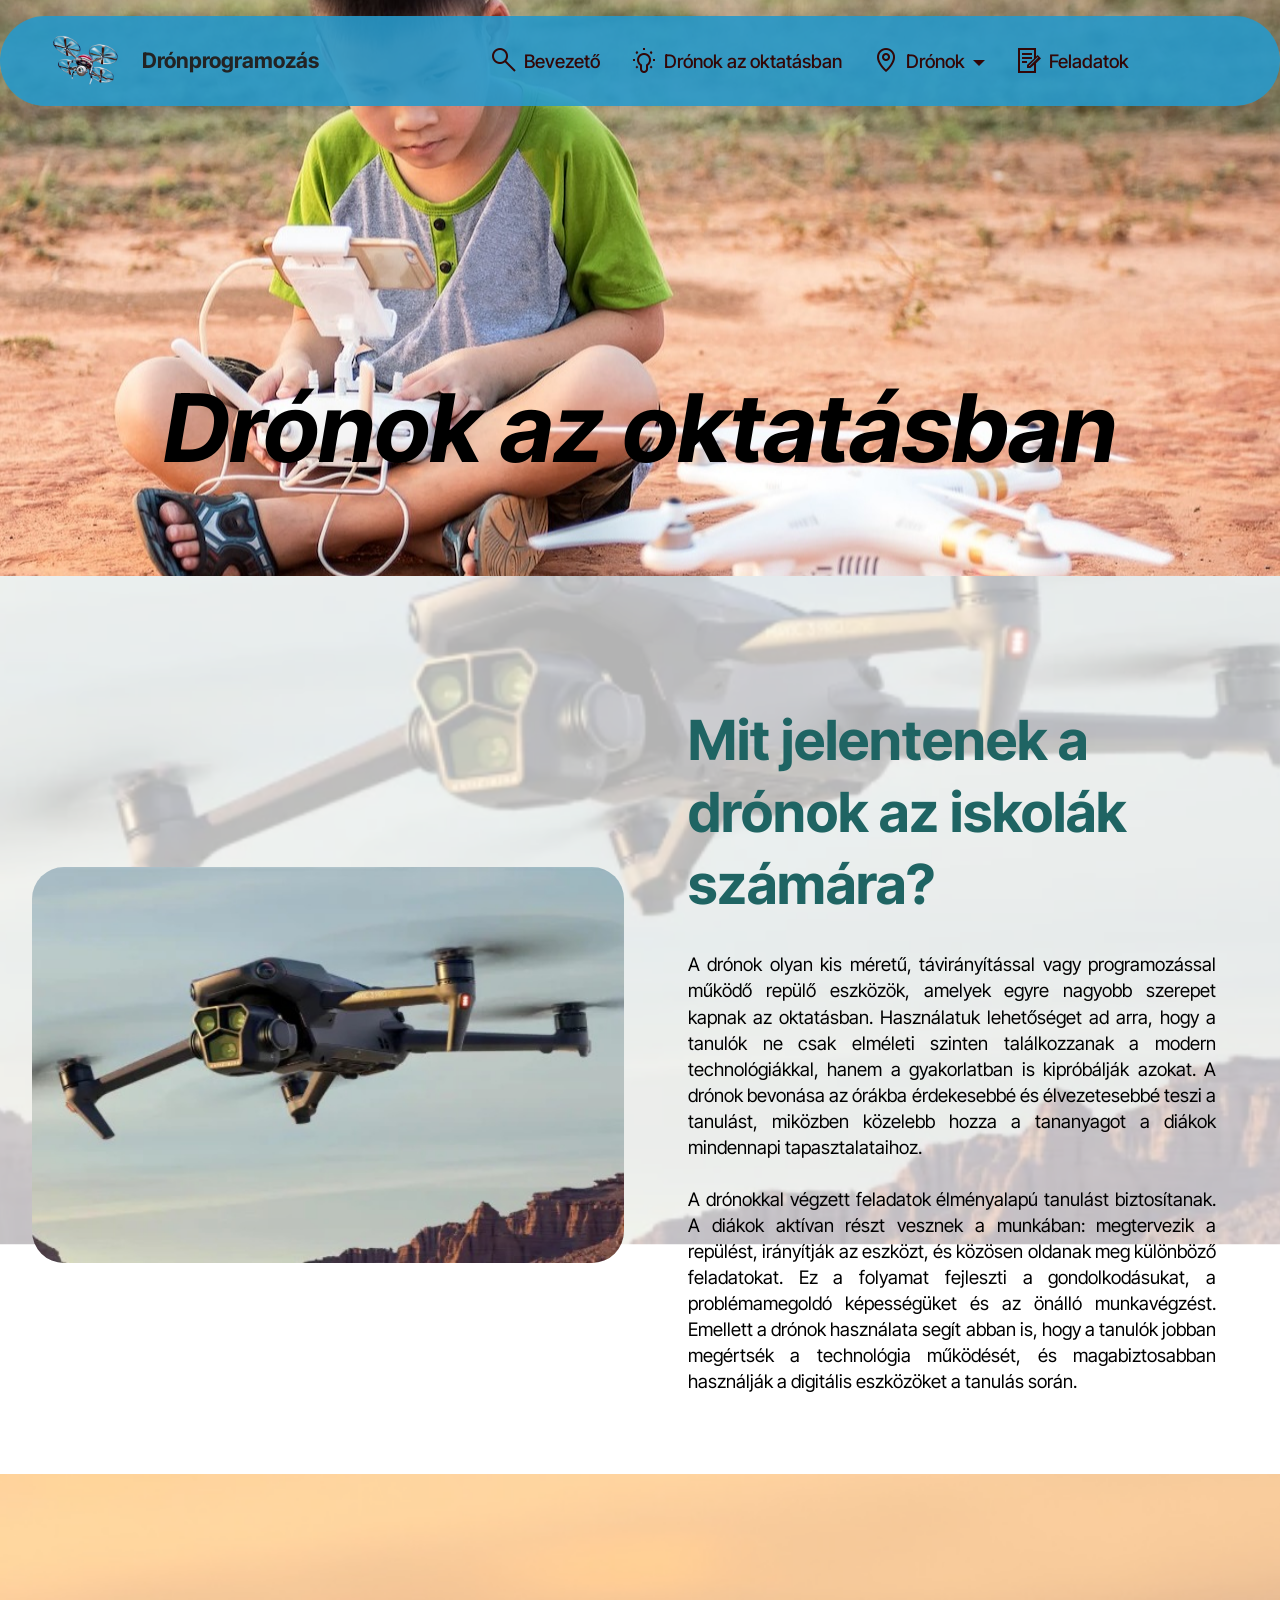
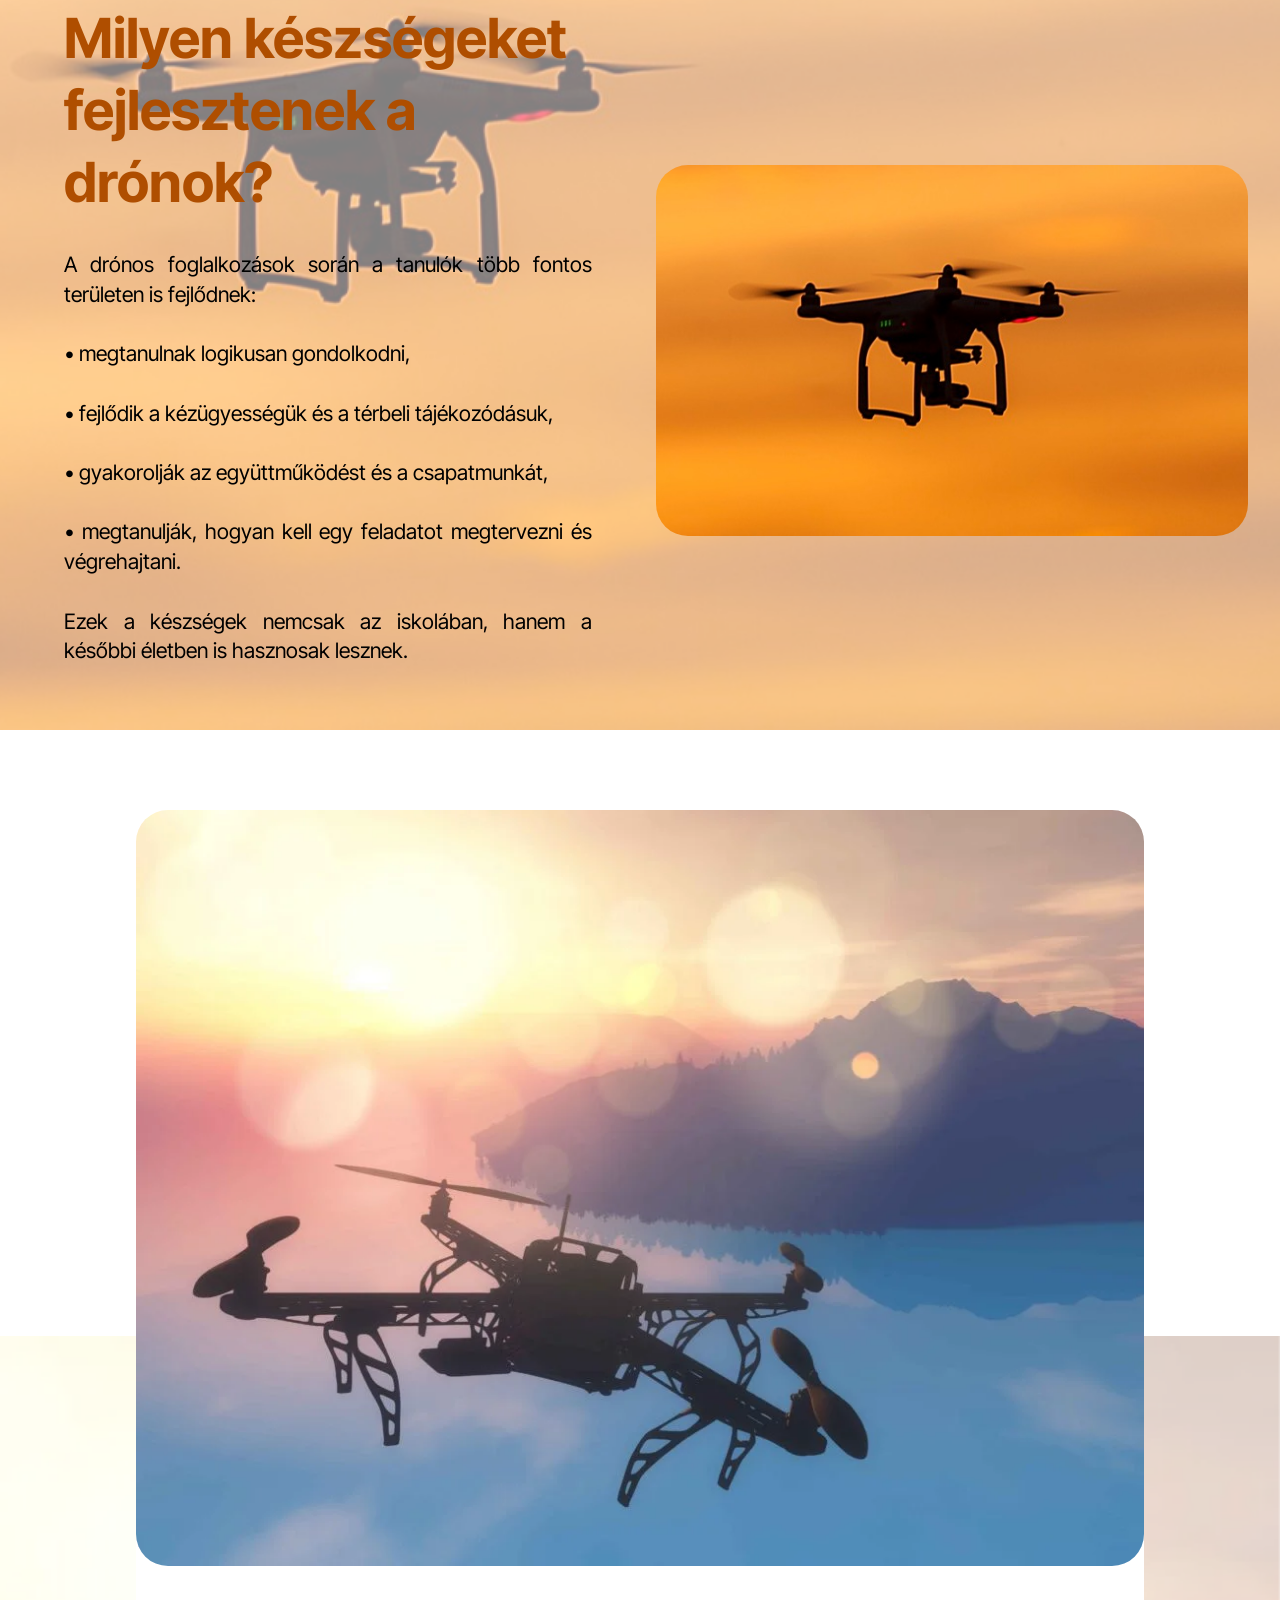
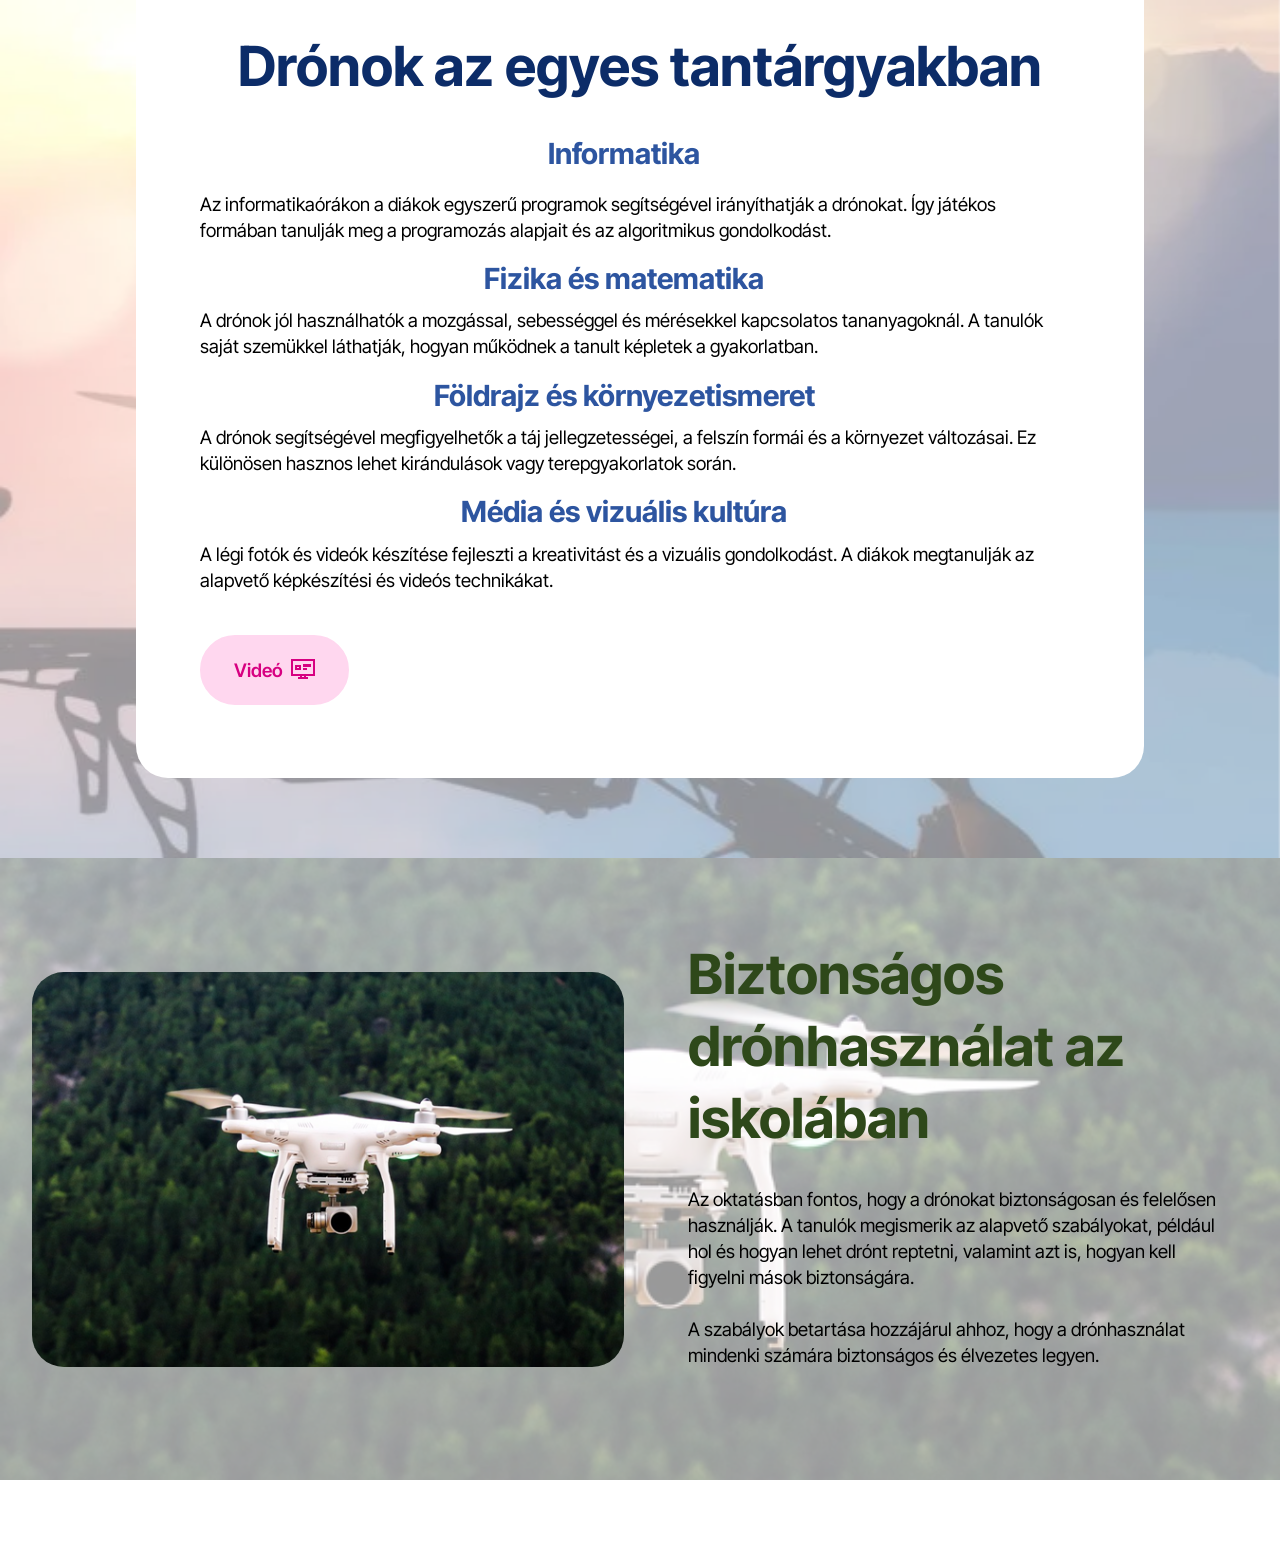
<file: dronok_oktatas.html>
<!DOCTYPE html>
<html  >
<head>
  <!-- Site made with Mobirise Website Builder v6.1.5, https://mobirise.com -->
  <meta charset="UTF-8">
  <meta http-equiv="X-UA-Compatible" content="IE=edge">
  <meta name="generator" content="Mobirise v6.1.5, mobirise.com">
  <meta name="viewport" content="width=device-width, initial-scale=1, minimum-scale=1">
  <link rel="shortcut icon" href="assets/images/mbr.png" type="image/x-icon">
  <meta name="description" content="">
  
  
  <title>Drónok oktatása</title>
  <link rel="stylesheet" href="assets/web/assets/mobirise-icons2/mobirise2.css">
  <link rel="stylesheet" href="assets/bootstrap/css/bootstrap.min.css">
  <link rel="stylesheet" href="assets/parallax/jarallax.css">
  <link rel="stylesheet" href="assets/animatecss/animate.css">
  <link rel="stylesheet" href="assets/dropdown/css/style.css">
  <link rel="stylesheet" href="assets/theme/css/style.css">
  <link rel="preload" href="https://fonts.googleapis.com/css?family=Inter+Tight:100,200,300,400,500,600,700,800,900,100i,200i,300i,400i,500i,600i,700i,800i,900i&display=swap" as="style" onload="this.onload=null;this.rel='stylesheet'">
  <noscript><link rel="stylesheet" href="https://fonts.googleapis.com/css?family=Inter+Tight:100,200,300,400,500,600,700,800,900,100i,200i,300i,400i,500i,600i,700i,800i,900i&display=swap"></noscript>
  <link rel="preload" as="style" href="assets/mobirise/css/mbr-additional.css?v=tKN1GP"><link rel="stylesheet" href="assets/mobirise/css/mbr-additional.css?v=tKN1GP" type="text/css">

  
  
  
</head>
<body>
  
  <section data-bs-version="5.1" class="menu menu1 cid-v7rs1GnA71" once="menu" id="menu01-4">
	

	<nav class="navbar navbar-dropdown navbar-fixed-top navbar-expand-lg">
		<div class="container">
			<div class="navbar-brand">
				<span class="navbar-logo">
					<a href="https://mobiri.se">
						<img src="assets/images/mbr.png" alt="Mobirise Website Builder" style="height: 3.5rem;">
					</a>
				</span>
				<span class="navbar-caption-wrap"><a class="navbar-caption text-black text-primary display-4" href="index.html">Drónprogramozás</a></span>
			</div>
			<button class="navbar-toggler" type="button" data-toggle="collapse" data-bs-toggle="collapse" data-target="#navbarSupportedContent" data-bs-target="#navbarSupportedContent" aria-controls="navbarNavAltMarkup" aria-expanded="false" aria-label="Toggle navigation">
				<div class="hamburger">
					<span></span>
					<span></span>
					<span></span>
					<span></span>
				</div>
			</button>
			<div class="collapse navbar-collapse" id="navbarSupportedContent">
				<ul class="navbar-nav nav-dropdown nav-right" data-app-modern-menu="true"><li class="nav-item">
						<a class="nav-link link text-info text-primary display-7" href="bevezeto.html"><span class="mobi-mbri mobi-mbri-search mbr-iconfont mbr-iconfont-btn"></span>Bevezető</a>
					</li>
					<li class="nav-item">
						<a class="nav-link link text-info text-primary display-7" href="dronok_oktatas.html" aria-expanded="false"><span class="mobi-mbri mobi-mbri-idea mbr-iconfont mbr-iconfont-btn"></span>Drónok az oktatásban</a>
					</li>
					<li class="nav-item dropdown">
						<a class="nav-link link dropdown-toggle text-info display-7" href="page3.html" data-toggle="dropdown-submenu" data-bs-toggle="dropdown" data-bs-auto-close="outside" aria-expanded="false"><span class="mobi-mbri mobi-mbri-map-pin mbr-iconfont mbr-iconfont-btn"></span>Drónok</a><div class="dropdown-menu" aria-labelledby="dropdown-530"><a class="dropdown-item text-info text-primary display-7" href="TT.html">DJI RoboMaster TT</a><a class="show dropdown-item text-info text-primary display-7" href="Tello.html">DJI Tello EDU</a><a class="show dropdown-item text-info text-primary display-7" href="CoDrone.html">CoDrone EDU</a><a class="show dropdown-item text-info text-primary display-7" href="Crazy.html">Crazyflie</a><a class="show dropdown-item text-info text-primary display-7" href="foci.html">Skykick - Drone Soccer</a></div>
					</li><li class="nav-item"><a class="nav-link link text-info show text-primary display-7" href="feladatok.html"><span class="mobi-mbri mobi-mbri-contact-form mbr-iconfont mbr-iconfont-btn"></span>Feladatok</a></li></ul>
				
				
			</div>
		</div>
	</nav>
</section>

<section data-bs-version="5.1" class="header16 cid-v7rIcsUNEg mbr-parallax-background" id="header17-g">
  
  
  <div class="container-fluid">
    <div class="row">
      <div class="content-wrap col-12 col-md-12">
        <h1 class="mbr-section-title mbr-fonts-style mbr-white mb-4 display-1">
          <strong><br><em>Drónok az oktatásban</em></strong></h1>
        
        
        
      </div>
    </div>
  </div>
</section>

<section data-bs-version="5.1" class="start article2 cid-v7rKDzXHMh mbr-parallax-background" id="article02-o">
	

	
	<div class="mbr-overlay" style="opacity: 0.7; background-color: rgb(255, 255, 255);"></div>

	<div class="container-fluid">
		<div class="row justify-content-center">
			<div class="col-12 col-md-12 col-lg-6 image-wrapper">
				<img class="w-100" src="assets/images/dji-98ac945d-5ff8-4bdc-8e67-964a61d52c5a.jpeg" alt="Mobirise Website Builder">
			</div>
			<div class="col-12 col-md-12 col-lg">
				<div class="text-wrapper align-left">
					<h1 class="mbr-section-title mbr-fonts-style mb-4 display-2"><strong>Mit jelentenek a drónok az iskolák számára?</strong></h1>
					<p class="mbr-text align-left mbr-fonts-style mb-4 display-7">A drónok olyan kis méretű, távirányítással vagy programozással működő repülő eszközök, amelyek egyre nagyobb szerepet kapnak az oktatásban. Használatuk lehetőséget ad arra, hogy a tanulók ne csak elméleti szinten találkozzanak a modern technológiákkal, hanem a gyakorlatban is kipróbálják azokat. A drónok bevonása az órákba érdekesebbé és élvezetesebbé teszi a tanulást, miközben közelebb hozza a tananyagot a diákok mindennapi tapasztalataihoz.<br><br>A drónokkal végzett feladatok élményalapú tanulást biztosítanak. A diákok aktívan részt vesznek a munkában: megtervezik a repülést, irányítják az eszközt, és közösen oldanak meg különböző feladatokat. Ez a folyamat fejleszti a gondolkodásukat, a problémamegoldó képességüket és az önálló munkavégzést. Emellett a drónok használata segít abban is, hogy a tanulók jobban megértsék a technológia működését, és magabiztosabban használják a digitális eszközöket a tanulás során.</p>
					
				</div>
			</div>
		</div>
	</div>
</section>

<section data-bs-version="5.1" class="start article4 cid-v7rKDLuar4" id="article04-p">
	

	
	<div class="mbr-overlay" style="opacity: 0.5; background-color: rgb(255, 255, 255);"></div>

	<div class="container-fluid">
		<div class="row justify-content-center">
			<div class="col-12 col-md-12 col-lg-6 image-wrapper">
				<img class="w-100" src="assets/images/24-017-sunset-drone-5.jpeg" alt="Mobirise Website Builder">
			</div>
			<div class="col-12 col-md-12 col-lg">
				<div class="text-wrapper align-left">
					<h1 class="mbr-section-title mbr-fonts-style mb-4 display-2"><strong>Milyen készségeket fejlesztenek a drónok?</strong></h1>
					<p class="mbr-text mbr-fonts-style mb-4 display-4">A drónos foglalkozások során a tanulók több fontos területen is fejlődnek:
<br>    
<br>       • megtanulnak logikusan gondolkodni,
<br>
<br>       • fejlődik a kézügyességük és a térbeli tájékozódásuk,
<br>
<br>       • gyakorolják az együttműködést és a csapatmunkát,
<br>
<br>       • megtanulják, hogyan kell egy feladatot megtervezni és végrehajtani.
<br>
<br>Ezek a készségek nemcsak az iskolában, hanem a későbbi életben is hasznosak lesznek.</p><p></p><p></p>
					
				</div>
			</div>
		</div>
	</div>
</section>

<section data-bs-version="5.1" class="article8 cid-v7rNJALT0j mbr-parallax-background" id="article08-r">
  

  
  <div class="mbr-overlay" style="opacity: 0.5; background-color: rgb(255, 255, 255);"></div>
  <div class="container">
    <div class="row justify-content-center">
      <div class="card col-md-12 col-lg-10">
        <div class="card-wrapper">
          <div class="image-wrapper d-flex justify-content-center mb-4">
            <img src="assets/images/what-are-military-drones-1024x768.jpg" alt="Mobirise Website Builder">
          </div>
          <div class="card-content-text">
            <h3 class="card-title mbr-fonts-style mbr-white mt-3 mb-4 display-2"><strong>Drónok az egyes tantárgyakban</strong></h3>
          <div class="row card-box align-left">
            <div class="item features-without-image col-12">
              <div class="item-wrapper">
                <h4 class="mbr-section-subtitle mbr-fonts-style mb-3 display-5">
                  <strong>Informatika</strong>
                </h4>
                <p class="mbr-text mbr-fonts-style display-7">
                  Az informatikaórákon a diákok egyszerű programok segítségével irányíthatják a drónokat. Így játékos formában tanulják meg a programozás alapjait és az algoritmikus gondolkodást.
                </p>
              </div>
            </div>
            <div class="item features-without-image col-12">
              <div class="item-wrapper">
                <h4 class="mbr-section-subtitle mbr-fonts-style display-5"><strong>Fizika és matematika</strong></h4>
                <p class="mbr-text mbr-fonts-style display-7">
                  A drónok jól használhatók a mozgással, sebességgel és mérésekkel kapcsolatos tananyagoknál. A tanulók saját szemükkel láthatják, hogyan működnek a tanult képletek a gyakorlatban.
                </p>
              </div>
            </div>
            <div class="item features-without-image col-12">
              <div class="item-wrapper">
                <h4 class="mbr-section-subtitle mbr-fonts-style display-5"><strong>Földrajz és környezetismeret</strong></h4>
                <p class="mbr-text mbr-fonts-style display-7">
                  A drónok segítségével megfigyelhetők a táj jellegzetességei, a felszín formái és a környezet változásai. Ez különösen hasznos lehet kirándulások vagy terepgyakorlatok során.<br>
                </p>
              </div>
            </div><div class="item features-without-image col-12">
              <div class="item-wrapper">
                <h4 class="mbr-section-subtitle mbr-fonts-style display-5"><strong>Média és vizuális kultúra</strong></h4>
                <p class="mbr-text mbr-fonts-style display-7">
                  A légi fotók és videók készítése fejleszti a kreativitást és a vizuális gondolkodást. A diákok megtanulják az alapvető képkészítési és videós technikákat.<br>
                </p>
              </div>
            </div>

            <div class="mbr-section-btn mt-3"><a class="btn btn-warning display-7" href="https://youtu.be/RqQZtjFBEgw?si=ytzuvEJb-5zcWUF0" target="_blank">Videó<span class="mobi-mbri mobi-mbri-sites mbr-iconfont mbr-iconfont-btn"></span></a></div>
          </div>
          </div>
        </div>
      </div>
    </div>
  </div>
</section>

<section data-bs-version="5.1" class="start article2 cid-v7rKDTzve4" id="article02-q">
	

	
	<div class="mbr-overlay" style="opacity: 0.6; background-color: rgb(255, 255, 255);"></div>

	<div class="container-fluid">
		<div class="row justify-content-center">
			<div class="col-12 col-md-12 col-lg-6 image-wrapper">
				<img class="w-100" src="assets/images/drone-flying-camera-remote-control.jpg" alt="Mobirise Website Builder">
			</div>
			<div class="col-12 col-md-12 col-lg">
				<div class="text-wrapper align-left">
					<h1 class="mbr-section-title mbr-fonts-style mb-4 display-2"><strong>Biztonságos drónhasználat az iskolában</strong></h1>
					<p class="mbr-text align-left mbr-fonts-style mb-4 display-7">Az oktatásban fontos, hogy a drónokat biztonságosan és felelősen használják. A tanulók megismerik az alapvető szabályokat, például hol és hogyan lehet drónt reptetni, valamint azt is, hogyan kell figyelni mások biztonságára.<br><br>A szabályok betartása hozzájárul ahhoz, hogy a drónhasználat mindenki számára biztonságos és élvezetes legyen.</p>
					
				</div>
			</div>
		</div>
	</div>
</section><section class="display-7" style="padding: 0;align-items: center;justify-content: center;flex-wrap: wrap;    align-content: center;display: flex;position: relative;height: 4rem;"><a href="https://mobiri.se/" style="flex: 1 1;height: 4rem;position: absolute;width: 100%;z-index: 1;"><img alt="" style="height: 4rem;" src="[data-uri]"></a><p style="margin: 0;text-align: center;" class="display-7">&#8204;</p><a style="z-index:1" href="https://mobirise.com"> Website Software</a></section><script src="assets/bootstrap/js/bootstrap.bundle.min.js"></script>  <script src="assets/parallax/jarallax.js"></script>  <script src="assets/smoothscroll/smooth-scroll.js"></script>  <script src="assets/ytplayer/index.js"></script>  <script src="assets/dropdown/js/navbar-dropdown.js"></script>  <script src="assets/theme/js/script.js"></script>  
  
  
  <input name="animation" type="hidden">
  </body>
</html>
</file>
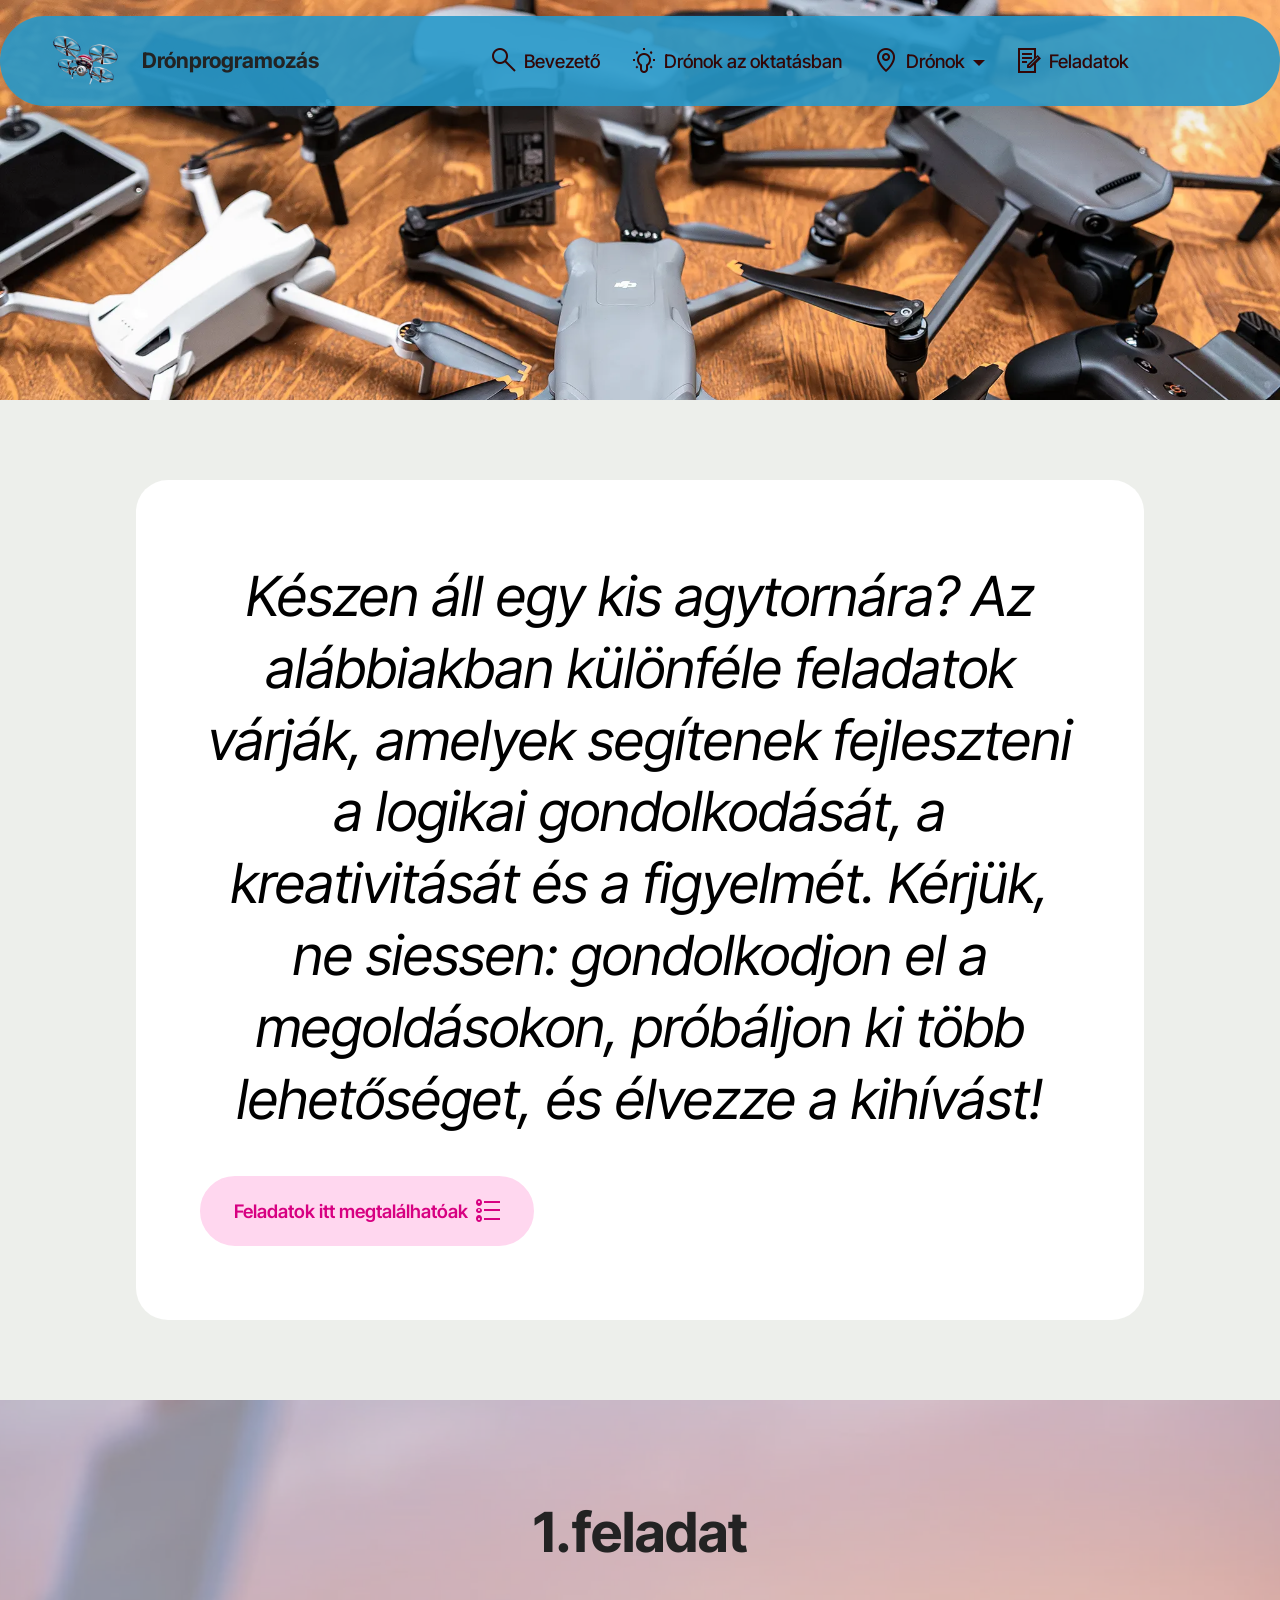
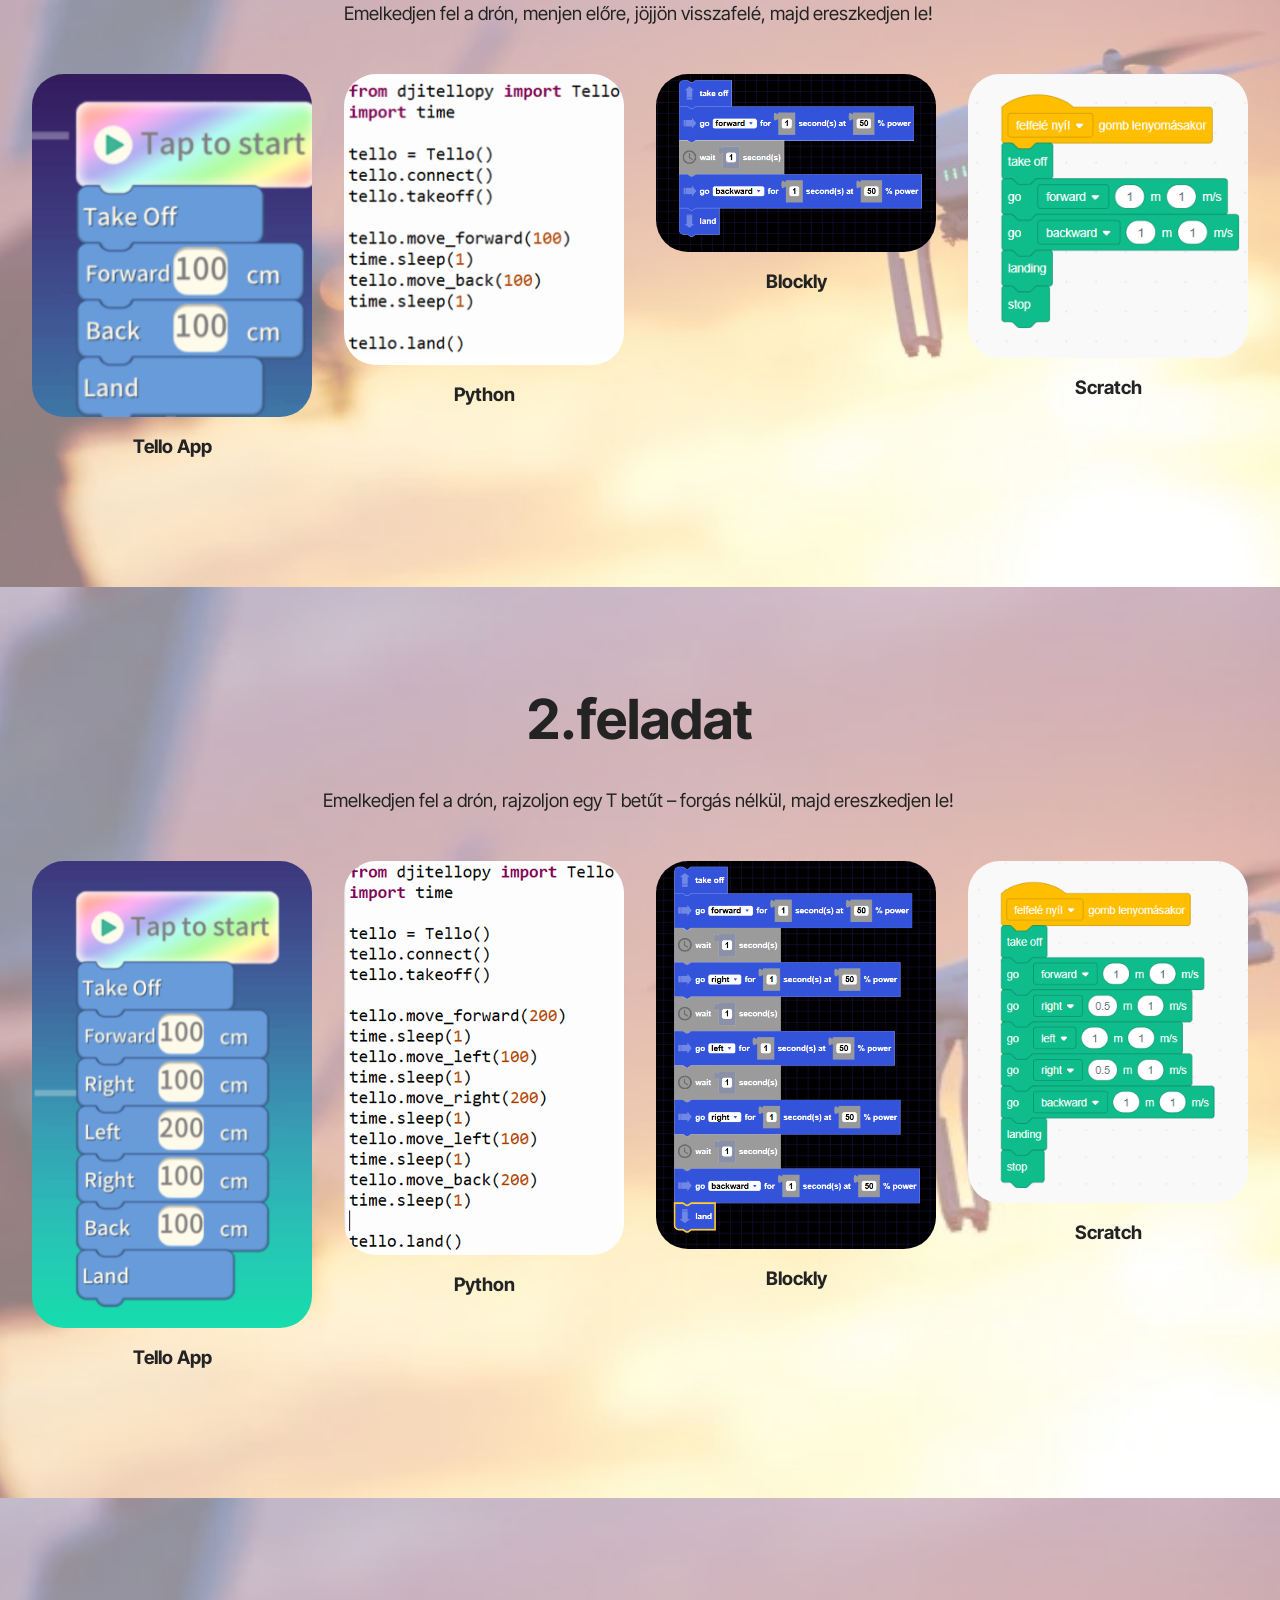
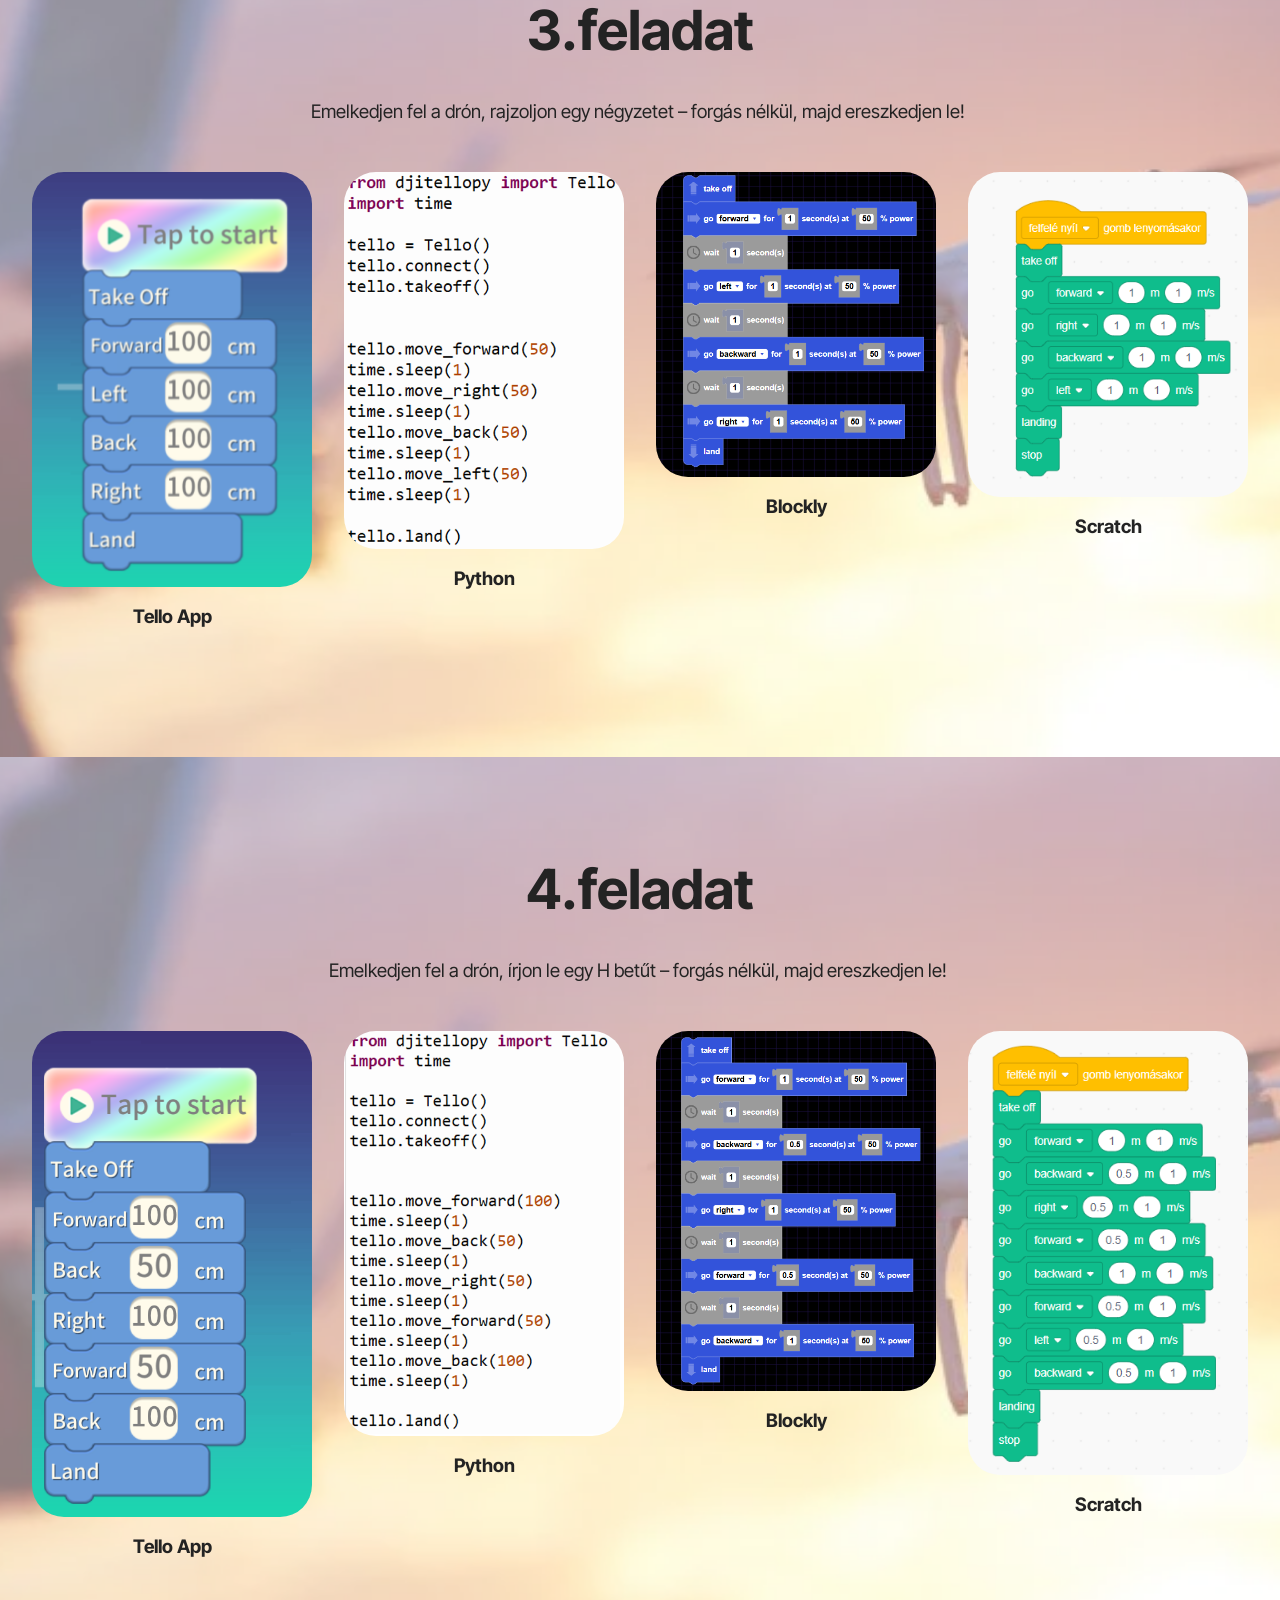
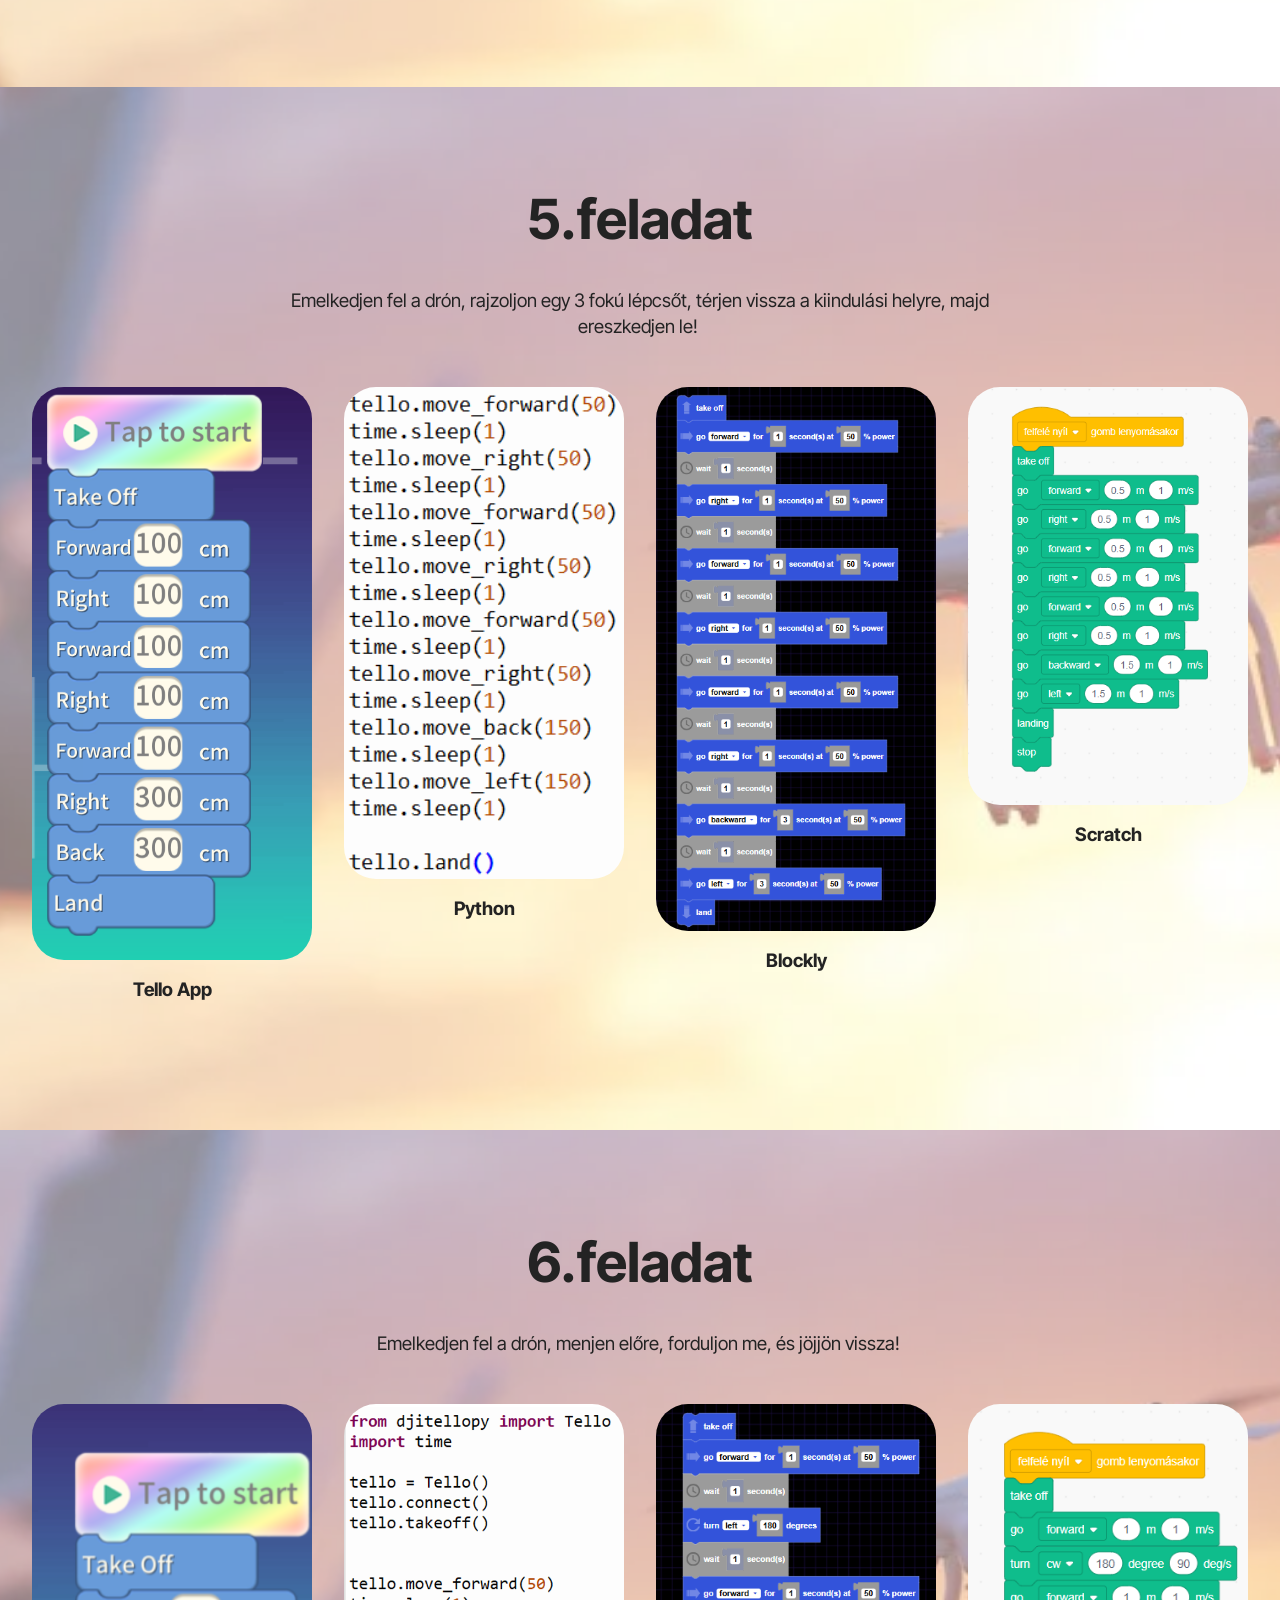
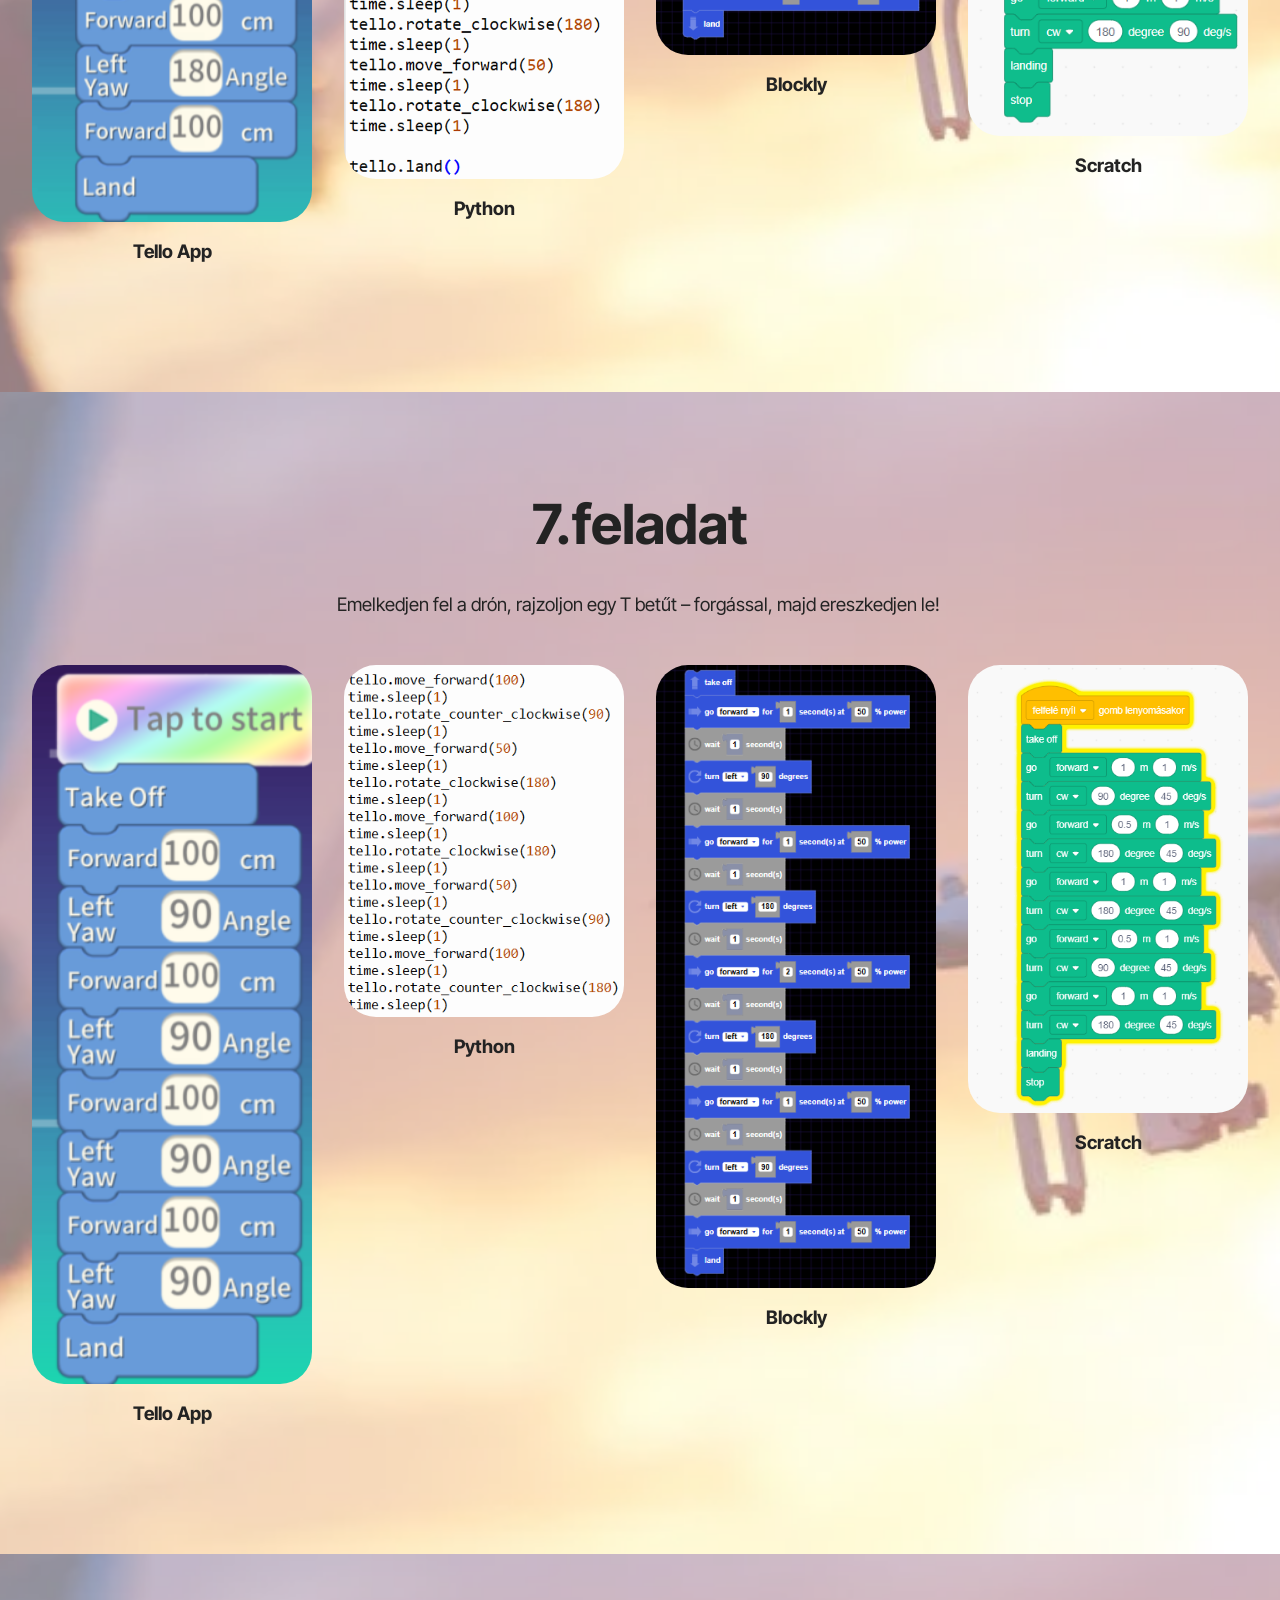
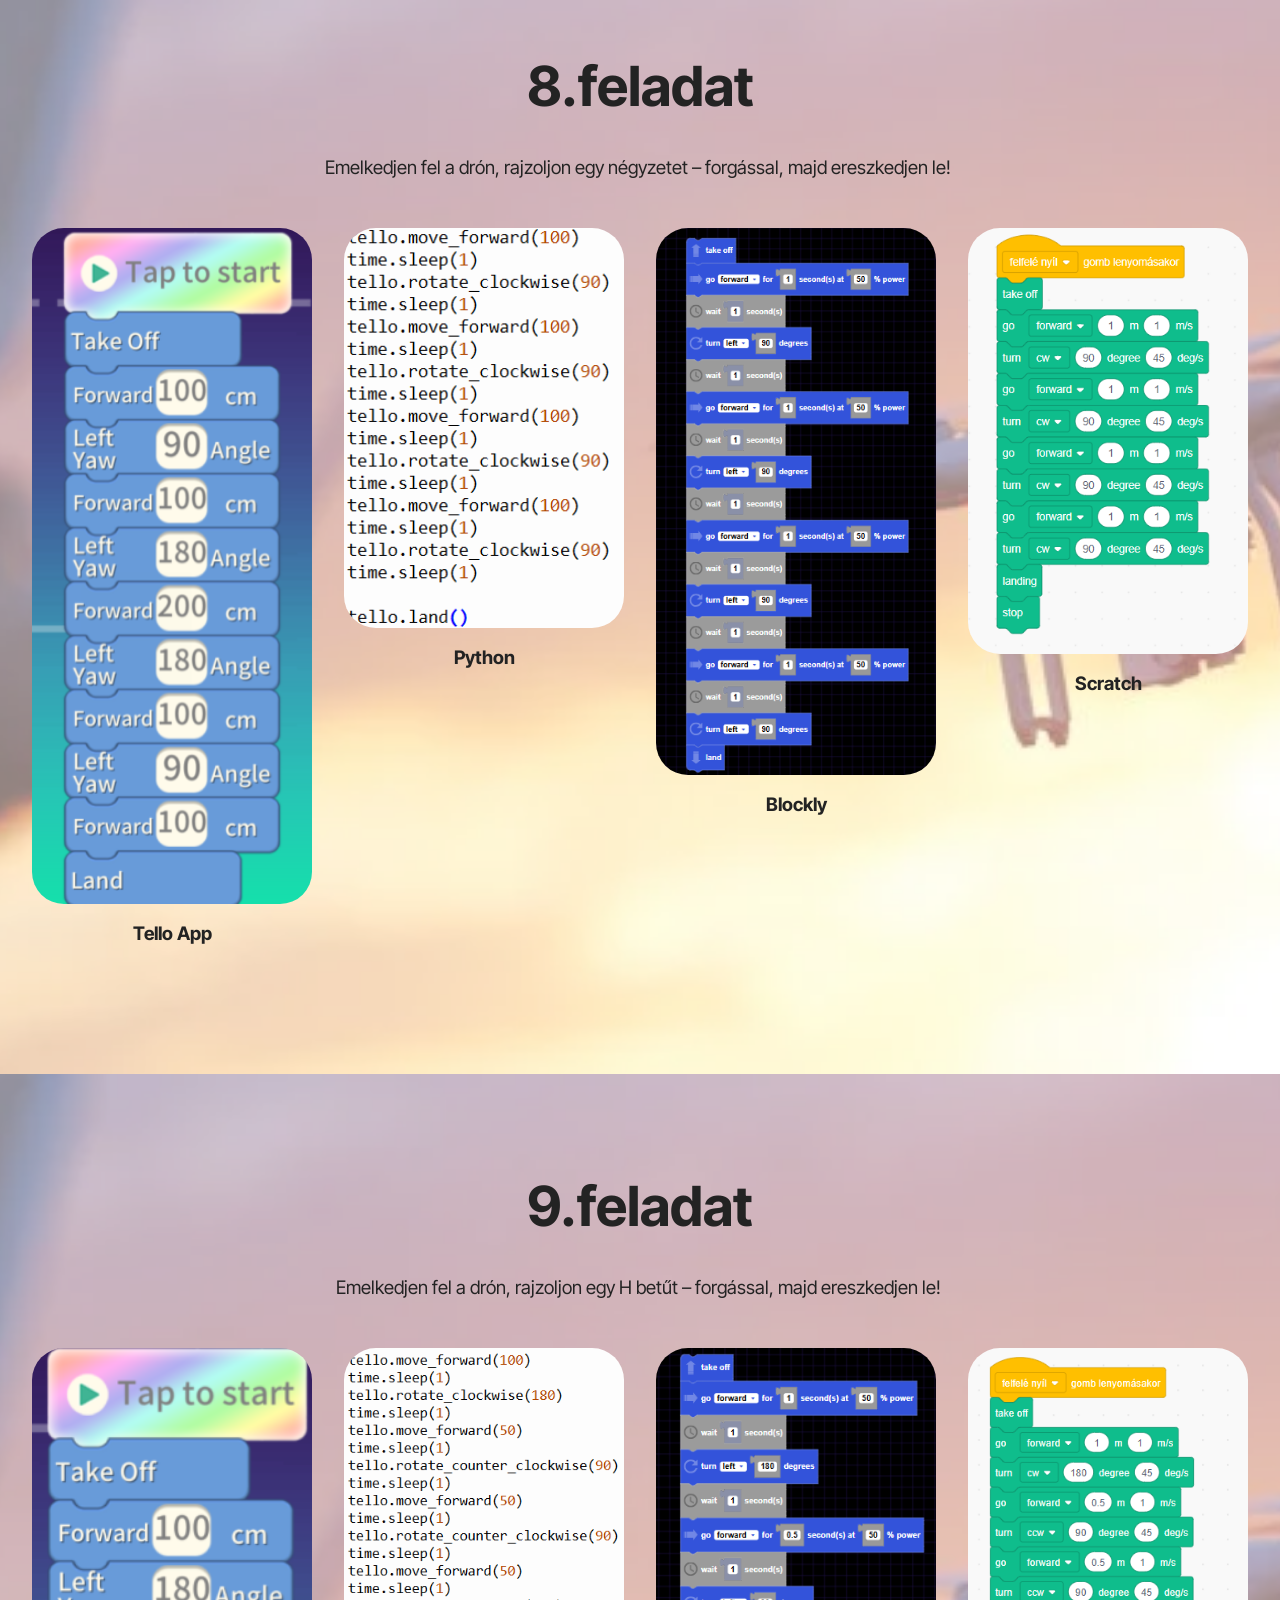
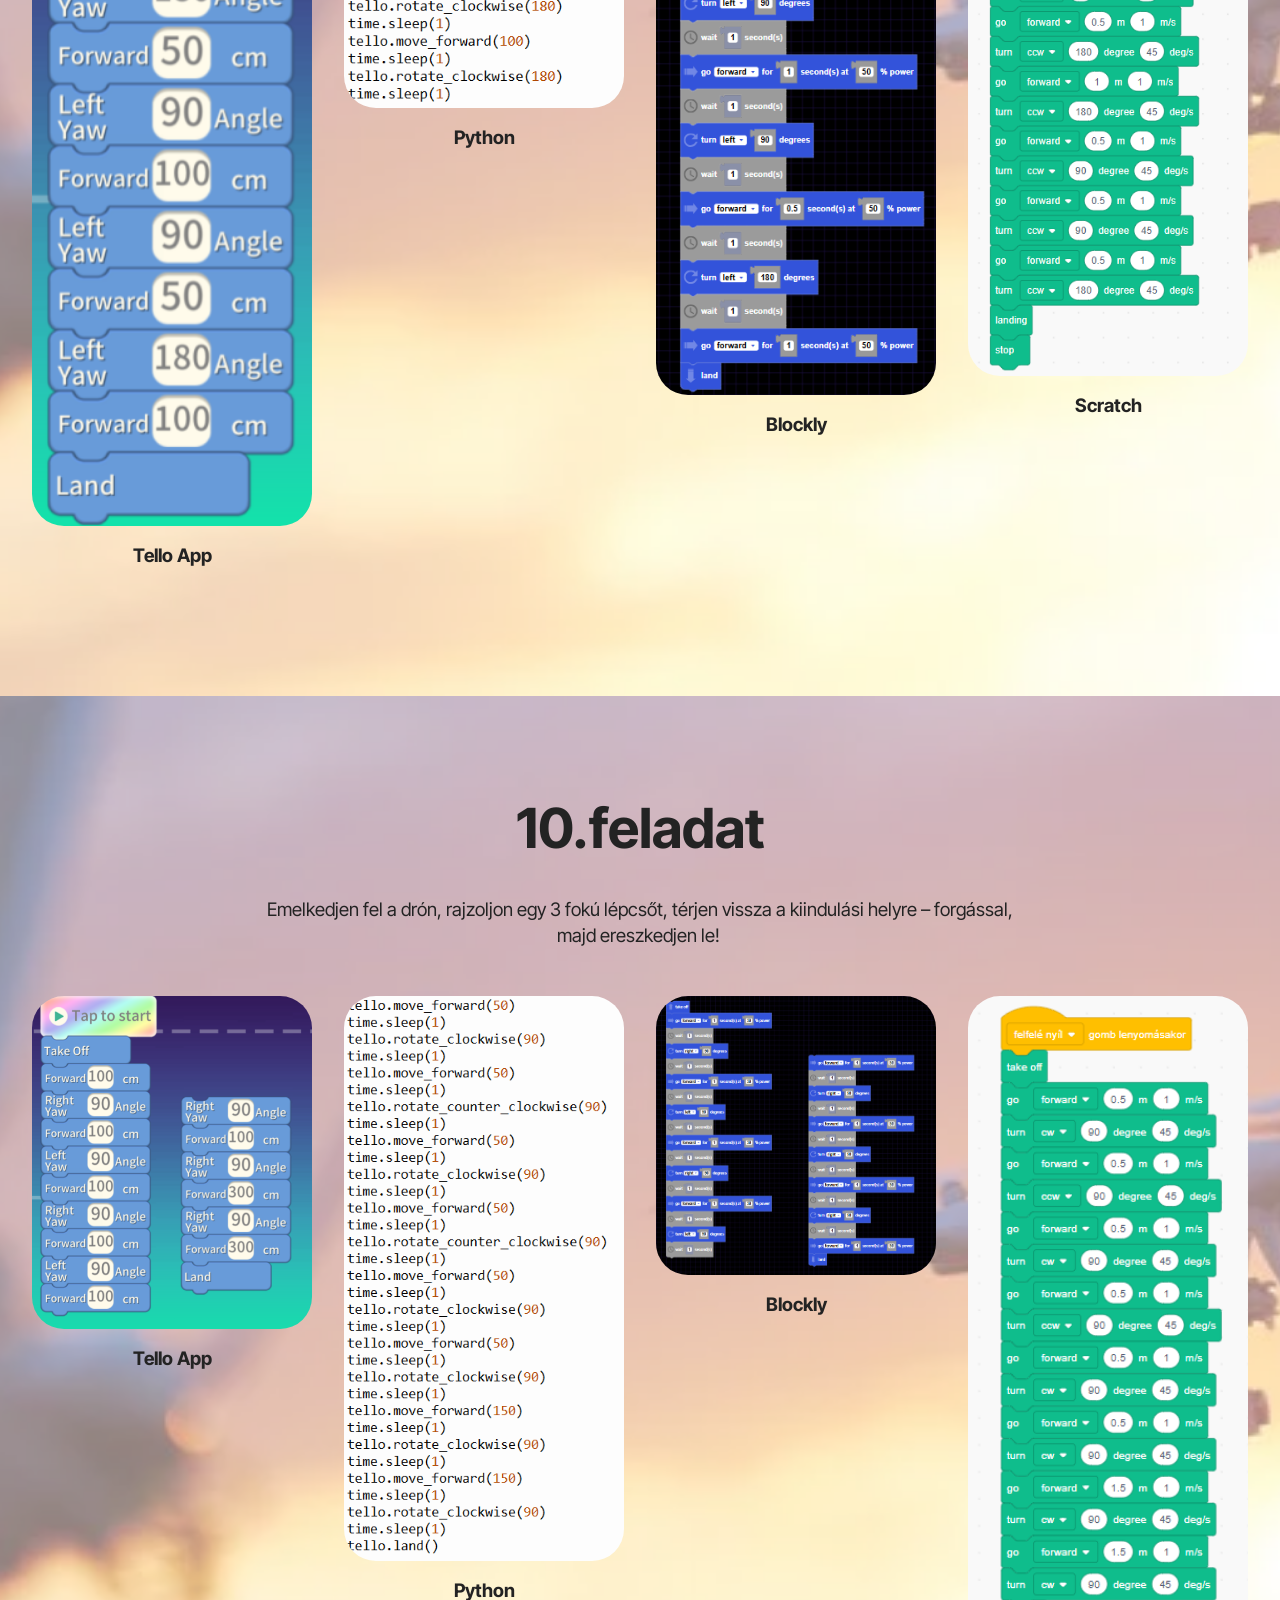
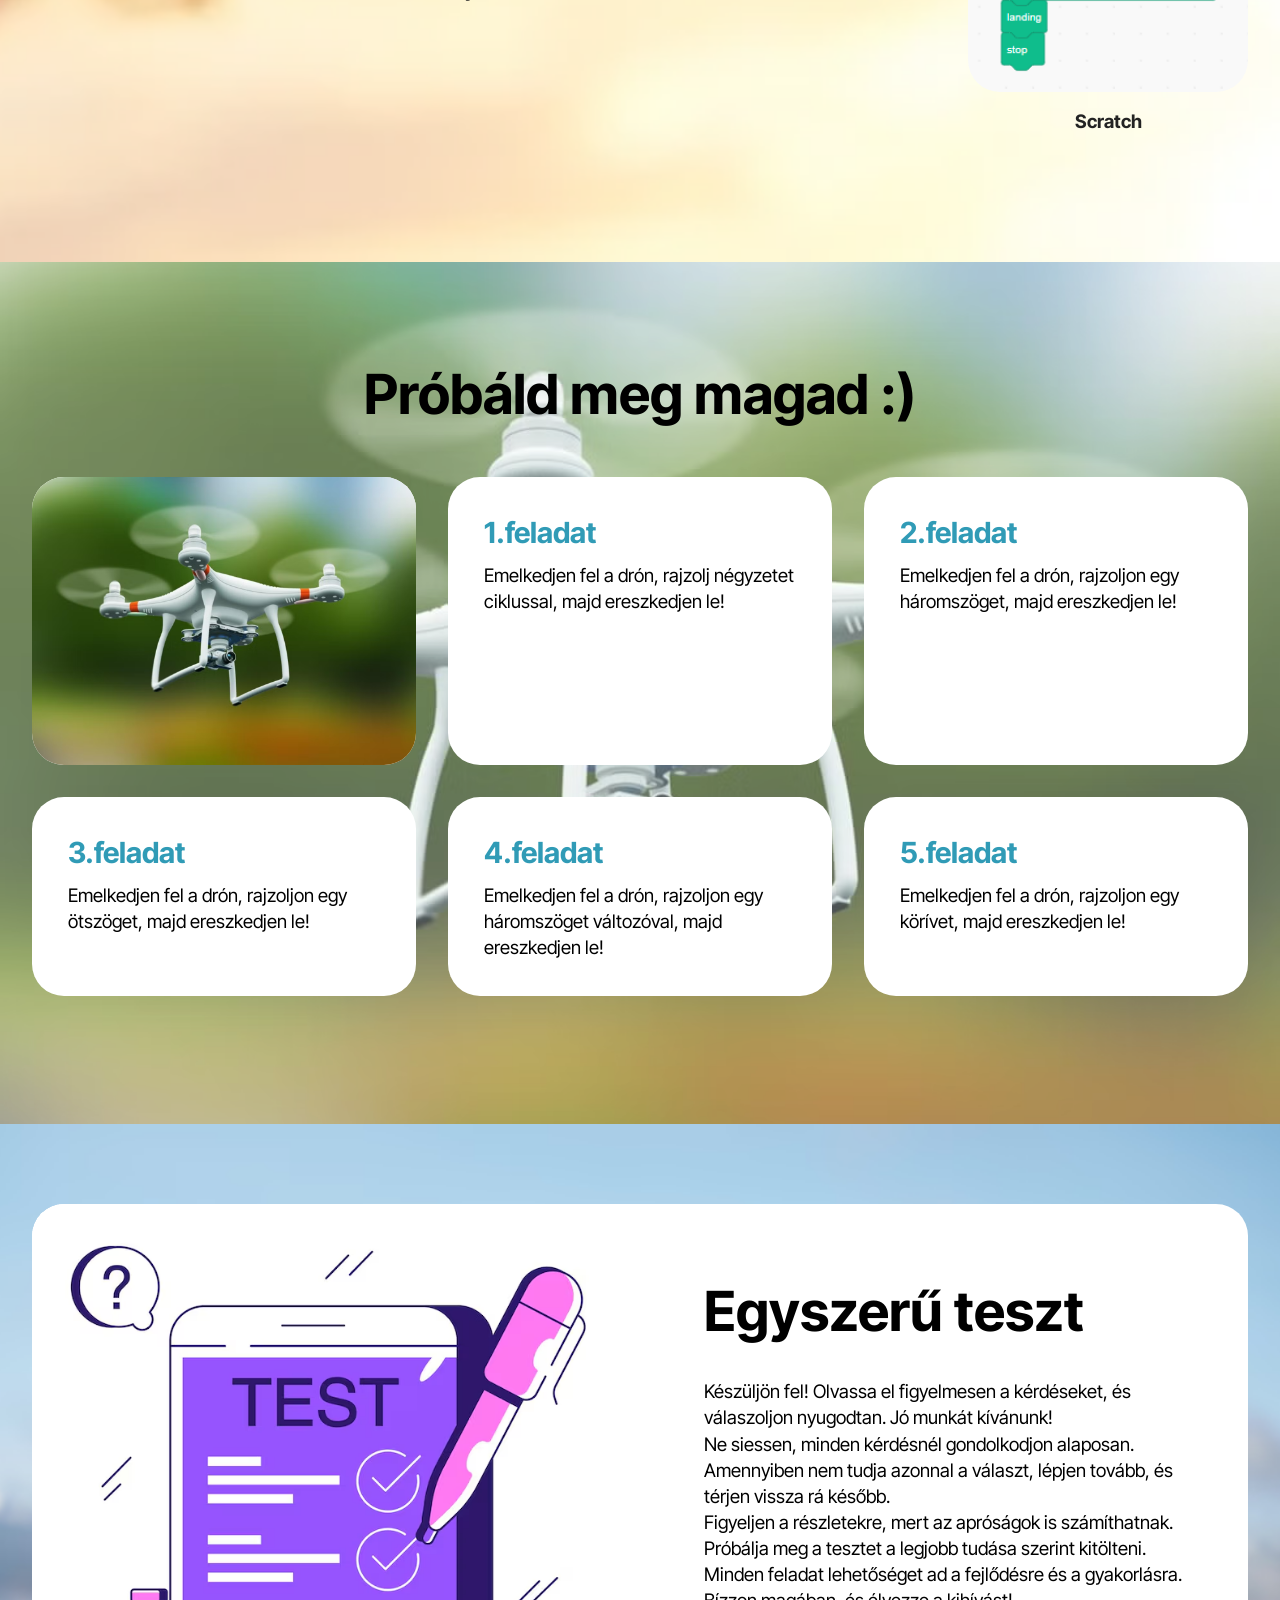
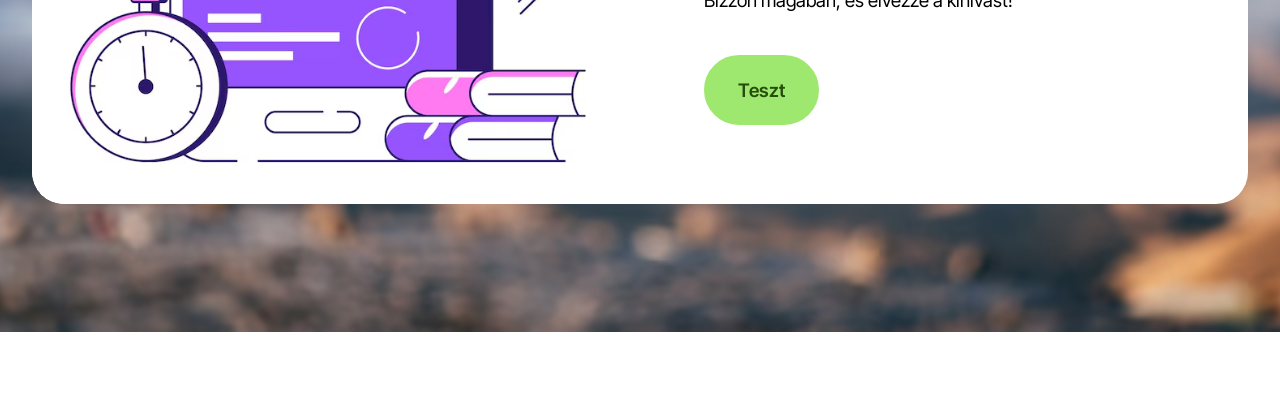
<file: feladatok.html>
<!DOCTYPE html>
<html  >
<head>
  <!-- Site made with Mobirise Website Builder v6.1.5, https://mobirise.com -->
  <meta charset="UTF-8">
  <meta http-equiv="X-UA-Compatible" content="IE=edge">
  <meta name="generator" content="Mobirise v6.1.5, mobirise.com">
  <meta name="viewport" content="width=device-width, initial-scale=1, minimum-scale=1">
  <link rel="shortcut icon" href="assets/images/mbr.png" type="image/x-icon">
  <meta name="description" content="">
  
  
  <title>Feladatok</title>
  <link rel="stylesheet" href="assets/web/assets/mobirise-icons2/mobirise2.css">
  <link rel="stylesheet" href="assets/bootstrap/css/bootstrap.min.css">
  <link rel="stylesheet" href="assets/parallax/jarallax.css">
  <link rel="stylesheet" href="assets/animatecss/animate.css">
  <link rel="stylesheet" href="assets/dropdown/css/style.css">
  <link rel="stylesheet" href="assets/socicon/css/styles.css">
  <link rel="stylesheet" href="assets/theme/css/style.css">
  <link rel="preload" href="https://fonts.googleapis.com/css?family=Inter+Tight:100,200,300,400,500,600,700,800,900,100i,200i,300i,400i,500i,600i,700i,800i,900i&display=swap" as="style" onload="this.onload=null;this.rel='stylesheet'">
  <noscript><link rel="stylesheet" href="https://fonts.googleapis.com/css?family=Inter+Tight:100,200,300,400,500,600,700,800,900,100i,200i,300i,400i,500i,600i,700i,800i,900i&display=swap"></noscript>
  <link rel="preload" as="style" href="assets/mobirise/css/mbr-additional.css?v=1oNgxI"><link rel="stylesheet" href="assets/mobirise/css/mbr-additional.css?v=1oNgxI" type="text/css">

  
  
  
</head>
<body>
  
  <section data-bs-version="5.1" class="menu menu1 cid-v7rs1GnA71" once="menu" id="menu01-1r">
	

	<nav class="navbar navbar-dropdown navbar-fixed-top navbar-expand-lg">
		<div class="container">
			<div class="navbar-brand">
				<span class="navbar-logo">
					<a href="https://mobiri.se">
						<img src="assets/images/mbr.png" alt="Mobirise Website Builder" style="height: 3.5rem;">
					</a>
				</span>
				<span class="navbar-caption-wrap"><a class="navbar-caption text-black text-primary display-4" href="index.html">Drónprogramozás</a></span>
			</div>
			<button class="navbar-toggler" type="button" data-toggle="collapse" data-bs-toggle="collapse" data-target="#navbarSupportedContent" data-bs-target="#navbarSupportedContent" aria-controls="navbarNavAltMarkup" aria-expanded="false" aria-label="Toggle navigation">
				<div class="hamburger">
					<span></span>
					<span></span>
					<span></span>
					<span></span>
				</div>
			</button>
			<div class="collapse navbar-collapse" id="navbarSupportedContent">
				<ul class="navbar-nav nav-dropdown nav-right" data-app-modern-menu="true"><li class="nav-item">
						<a class="nav-link link text-info text-primary display-7" href="bevezeto.html"><span class="mobi-mbri mobi-mbri-search mbr-iconfont mbr-iconfont-btn"></span>Bevezető</a>
					</li>
					<li class="nav-item">
						<a class="nav-link link text-info text-primary display-7" href="dronok_oktatas.html" aria-expanded="false"><span class="mobi-mbri mobi-mbri-idea mbr-iconfont mbr-iconfont-btn"></span>Drónok az oktatásban</a>
					</li>
					<li class="nav-item dropdown">
						<a class="nav-link link dropdown-toggle text-info display-7" href="page3.html" data-toggle="dropdown-submenu" data-bs-toggle="dropdown" data-bs-auto-close="outside" aria-expanded="false"><span class="mobi-mbri mobi-mbri-map-pin mbr-iconfont mbr-iconfont-btn"></span>Drónok</a><div class="dropdown-menu" aria-labelledby="dropdown-530"><a class="dropdown-item text-info text-primary display-7" href="TT.html">DJI RoboMaster TT</a><a class="show dropdown-item text-info text-primary display-7" href="Tello.html">DJI Tello EDU</a><a class="show dropdown-item text-info text-primary display-7" href="CoDrone.html">CoDrone EDU</a><a class="show dropdown-item text-info text-primary display-7" href="Crazy.html">Crazyflie</a><a class="show dropdown-item text-info text-primary display-7" href="foci.html">Skykick - Drone Soccer</a></div>
					</li><li class="nav-item"><a class="nav-link link text-info show text-primary display-7" href="feladatok.html"><span class="mobi-mbri mobi-mbri-contact-form mbr-iconfont mbr-iconfont-btn"></span>Feladatok</a></li></ul>
				
				
			</div>
		</div>
	</nav>
</section>

<section data-bs-version="5.1" class="header16 cid-v8AVzd0vA5 mbr-parallax-background" id="header17-1y">
  
  
  <div class="container-fluid">
    <div class="row">
      <div class="content-wrap col-12 col-md-12">
        
        
        
        
      </div>
    </div>
  </div>
</section>

<section data-bs-version="5.1" class="article07 cid-v8AVixWCSi" id="article07-1x">
  

  
  
  <div class="container-fluid">
    <div class="row justify-content-center">
      <div class="card col-md-12 col-lg-10">
        <div class="card-wrapper">
          <h3 class="card-title mbr-fonts-style mbr-white mt-3 mb-4 display-2"><em>Készen áll egy kis agytornára? Az alábbiakban különféle feladatok várják, amelyek segítenek fejleszteni a logikai gondolkodását, a kreativitását és a figyelmét. Kérjük, ne siessen: gondolkodjon el a megoldásokon, próbáljon ki több lehetőséget, és élvezze a kihívást!</em></h3>
          <div class="row card-box align-left">
            <div class="item features-without-image col-12">
              <div class="item-wrapper">
                
                
              </div>
            </div>
            
            
            
          </div>
          <div class="mbr-section-btn"><a class="btn btn-warning display-7" href="https://gymnaziumgimnaziumfila.sharepoint.com/:f:/s/DigitlisMgia/IgDR2r60vOFSSJ9hMTUL2Y3bAZdExwR45yQ4GUCdhP-IIKE?e=aeNas8" target="_blank"><span class="mobi-mbri mobi-mbri-bulleted-list mbr-iconfont mbr-iconfont-btn"></span>Feladatok itt megtalálhatóak</a></div>
        </div>
      </div>
    </div>
  </div>
</section>

<section data-bs-version="5.1" class="social01 cid-v8AZLsciZR" id="social01-24">
	

	
	<div class="mbr-overlay" style="opacity: 0.5; background-color: rgb(255, 255, 255);"></div>
	<div class="container-fluid">
		<div class="row justify-content-center">
			<div class="col-12 content-head">
				<div class="mb-5">
					<h5 class="mbr-section-title mbr-fonts-style align-center mb-0 display-2"><strong>1.feladat</strong></h5>
					<h6 class="mbr-section-subtitle mbr-fonts-style align-center mb-0 mt-4 display-7">Emelkedjen fel a drón, menjen előre, jöjjön visszafelé, majd ereszkedjen le!&nbsp;</h6>
				</div>
			</div>
		</div>
		<div class="row">
			<div class="item features-without-image col-12 col-md-6 col-lg-3">
				<div class="item-img mb-3">
					<img src="assets/images/1-2.png" alt="Mobirise Website Builder">
				</div>
				<div class="item-wrapper">
					
					<div class="card-box">
						<h4 class="card-title mbr-fonts-style mb-0 display-7"><strong>Tello App</strong></h4>
						
					</div>
				</div>
			</div>
			<div class="item features-without-image col-12 col-md-6 col-lg-3">
				<div class="item-img mb-3">
					<img src="assets/images/1.png" alt="Mobirise Website Builder">
				</div>
				<div class="item-wrapper">
					
					<div class="card-box">
						<h4 class="card-title mbr-fonts-style mb-0 display-7"><strong>Python</strong></h4>
						
					</div>
				</div>
			</div><div class="item features-without-image col-12 col-md-6 col-lg-3">
				<div class="item-img mb-3">
					<img src="assets/images/2-2-1-msolata.png" alt="Mobirise Website Builder" data-slide-to="2" data-bs-slide-to="3">
				</div>
				<div class="item-wrapper">
					
					<div class="card-box">
						<h4 class="card-title mbr-fonts-style mb-0 display-7"><strong>Blockly</strong></h4>
						
					</div>
				</div>
			</div><div class="item features-without-image col-12 col-md-6 col-lg-3">
				<div class="item-img mb-3">
					<img src="assets/images/3.2.1.png" alt="Mobirise Website Builder" data-slide-to="3" data-bs-slide-to="3">
				</div>
				<div class="item-wrapper">
					
					<div class="card-box">
						<h4 class="card-title mbr-fonts-style mb-0 display-7"><strong>Scratch</strong></h4>
						
					</div>
				</div>
			</div>
		</div>
	</div>
</section>

<section data-bs-version="5.1" class="social01 cid-v8B1l5yzvZ" id="social01-2d">
	

	
	<div class="mbr-overlay" style="opacity: 0.5; background-color: rgb(255, 255, 255);"></div>
	<div class="container-fluid">
		<div class="row justify-content-center">
			<div class="col-12 content-head">
				<div class="mb-5">
					<h5 class="mbr-section-title mbr-fonts-style align-center mb-0 display-2"><strong>2.feladat</strong></h5>
					<h6 class="mbr-section-subtitle mbr-fonts-style align-center mb-0 mt-4 display-7">Emelkedjen fel a drón, rajzoljon egy T betűt – forgás nélkül, majd ereszkedjen le!&nbsp;</h6>
				</div>
			</div>
		</div>
		<div class="row">
			<div class="item features-without-image col-12 col-md-6 col-lg-3">
				<div class="item-img mb-3">
					<img src="assets/images/1-3.png" alt="Mobirise Website Builder">
				</div>
				<div class="item-wrapper">
					
					<div class="card-box">
						<h4 class="card-title mbr-fonts-style mb-0 display-7"><strong>Tello App</strong></h4>
						
					</div>
				</div>
			</div>
			<div class="item features-without-image col-12 col-md-6 col-lg-3">
				<div class="item-img mb-3">
					<img src="assets/images/2.png" alt="Mobirise Website Builder">
				</div>
				<div class="item-wrapper">
					
					<div class="card-box">
						<h4 class="card-title mbr-fonts-style mb-0 display-7"><strong>Python</strong></h4>
						
					</div>
				</div>
			</div><div class="item features-without-image col-12 col-md-6 col-lg-3">
				<div class="item-img mb-3">
					<img src="assets/images/2-2-2-msolata.png" alt="Mobirise Website Builder" data-slide-to="2" data-bs-slide-to="3">
				</div>
				<div class="item-wrapper">
					
					<div class="card-box">
						<h4 class="card-title mbr-fonts-style mb-0 display-7"><strong>Blockly</strong></h4>
						
					</div>
				</div>
			</div><div class="item features-without-image col-12 col-md-6 col-lg-3">
				<div class="item-img mb-3">
					<img src="assets/images/3.2.2.png" alt="Mobirise Website Builder" data-slide-to="3" data-bs-slide-to="3">
				</div>
				<div class="item-wrapper">
					
					<div class="card-box">
						<h4 class="card-title mbr-fonts-style mb-0 display-7"><strong>Scratch</strong></h4>
						
					</div>
				</div>
			</div>
		</div>
	</div>
</section>

<section data-bs-version="5.1" class="social01 cid-v8B1muTK1n" id="social01-2e">
	

	
	<div class="mbr-overlay" style="opacity: 0.5; background-color: rgb(255, 255, 255);"></div>
	<div class="container-fluid">
		<div class="row justify-content-center">
			<div class="col-12 content-head">
				<div class="mb-5">
					<h5 class="mbr-section-title mbr-fonts-style align-center mb-0 display-2"><strong>3.feladat</strong></h5>
					<h6 class="mbr-section-subtitle mbr-fonts-style align-center mb-0 mt-4 display-7">Emelkedjen fel a drón, rajzoljon egy négyzetet – forgás nélkül, majd ereszkedjen le!&nbsp;</h6>
				</div>
			</div>
		</div>
		<div class="row">
			<div class="item features-without-image col-12 col-md-6 col-lg-3">
				<div class="item-img mb-3">
					<img src="assets/images/1-4.png" alt="Mobirise Website Builder">
				</div>
				<div class="item-wrapper">
					
					<div class="card-box">
						<h4 class="card-title mbr-fonts-style mb-0 display-7"><strong>Tello App</strong></h4>
						
					</div>
				</div>
			</div>
			<div class="item features-without-image col-12 col-md-6 col-lg-3">
				<div class="item-img mb-3">
					<img src="assets/images/3.png" alt="Mobirise Website Builder">
				</div>
				<div class="item-wrapper">
					
					<div class="card-box">
						<h4 class="card-title mbr-fonts-style mb-0 display-7"><strong>Python</strong></h4>
						
					</div>
				</div>
			</div><div class="item features-without-image col-12 col-md-6 col-lg-3">
				<div class="item-img mb-3">
					<img src="assets/images/2-2.png" alt="Mobirise Website Builder" data-slide-to="2" data-bs-slide-to="3">
				</div>
				<div class="item-wrapper">
					
					<div class="card-box">
						<h4 class="card-title mbr-fonts-style mb-0 display-7"><strong>Blockly</strong></h4>
						
					</div>
				</div>
			</div><div class="item features-without-image col-12 col-md-6 col-lg-3">
				<div class="item-img mb-3">
					<img src="assets/images/3.2.3.png" alt="Mobirise Website Builder" data-slide-to="3" data-bs-slide-to="3">
				</div>
				<div class="item-wrapper">
					
					<div class="card-box">
						<h4 class="card-title mbr-fonts-style mb-0 display-7"><strong>Scratch</strong></h4>
						
					</div>
				</div>
			</div>
		</div>
	</div>
</section>

<section data-bs-version="5.1" class="social01 cid-v8B1nWqen3" id="social01-2f">
	

	
	<div class="mbr-overlay" style="opacity: 0.5; background-color: rgb(255, 255, 255);"></div>
	<div class="container-fluid">
		<div class="row justify-content-center">
			<div class="col-12 content-head">
				<div class="mb-5">
					<h5 class="mbr-section-title mbr-fonts-style align-center mb-0 display-2"><strong>4.feladat</strong></h5>
					<h6 class="mbr-section-subtitle mbr-fonts-style align-center mb-0 mt-4 display-7">Emelkedjen fel a drón, írjon le egy H betűt – forgás nélkül, majd ereszkedjen le!&nbsp;</h6>
				</div>
			</div>
		</div>
		<div class="row">
			<div class="item features-without-image col-12 col-md-6 col-lg-3">
				<div class="item-img mb-3">
					<img src="assets/images/1-5.png" alt="Mobirise Website Builder">
				</div>
				<div class="item-wrapper">
					
					<div class="card-box">
						<h4 class="card-title mbr-fonts-style mb-0 display-7"><strong>Tello App</strong></h4>
						
					</div>
				</div>
			</div>
			<div class="item features-without-image col-12 col-md-6 col-lg-3">
				<div class="item-img mb-3">
					<img src="assets/images/4.png" alt="Mobirise Website Builder">
				</div>
				<div class="item-wrapper">
					
					<div class="card-box">
						<h4 class="card-title mbr-fonts-style mb-0 display-7"><strong>Python</strong></h4>
						
					</div>
				</div>
			</div><div class="item features-without-image col-12 col-md-6 col-lg-3">
				<div class="item-img mb-3">
					<img src="assets/images/2-3.png" alt="Mobirise Website Builder" data-slide-to="2" data-bs-slide-to="3">
				</div>
				<div class="item-wrapper">
					
					<div class="card-box">
						<h4 class="card-title mbr-fonts-style mb-0 display-7"><strong>Blockly</strong></h4>
						
					</div>
				</div>
			</div><div class="item features-without-image col-12 col-md-6 col-lg-3">
				<div class="item-img mb-3">
					<img src="assets/images/3.2.4.png" alt="Mobirise Website Builder" data-slide-to="3" data-bs-slide-to="3">
				</div>
				<div class="item-wrapper">
					
					<div class="card-box">
						<h4 class="card-title mbr-fonts-style mb-0 display-7"><strong>Scratch</strong></h4>
						
					</div>
				</div>
			</div>
		</div>
	</div>
</section>

<section data-bs-version="5.1" class="social01 cid-v8B1ps7lKl" id="social01-2g">
	

	
	<div class="mbr-overlay" style="opacity: 0.5; background-color: rgb(255, 255, 255);"></div>
	<div class="container-fluid">
		<div class="row justify-content-center">
			<div class="col-12 content-head">
				<div class="mb-5">
					<h5 class="mbr-section-title mbr-fonts-style align-center mb-0 display-2"><strong>5.feladat</strong></h5>
					<h6 class="mbr-section-subtitle mbr-fonts-style align-center mb-0 mt-4 display-7">Emelkedjen fel a drón, rajzoljon egy 3 fokú lépcsőt, térjen vissza a kiindulási helyre, majd ereszkedjen le!&nbsp;</h6>
				</div>
			</div>
		</div>
		<div class="row">
			<div class="item features-without-image col-12 col-md-6 col-lg-3">
				<div class="item-img mb-3">
					<img src="assets/images/1-6.png" alt="Mobirise Website Builder">
				</div>
				<div class="item-wrapper">
					
					<div class="card-box">
						<h4 class="card-title mbr-fonts-style mb-0 display-7"><strong>Tello App</strong></h4>
						
					</div>
				</div>
			</div>
			<div class="item features-without-image col-12 col-md-6 col-lg-3">
				<div class="item-img mb-3">
					<img src="assets/images/5.png" alt="Mobirise Website Builder">
				</div>
				<div class="item-wrapper">
					
					<div class="card-box">
						<h4 class="card-title mbr-fonts-style mb-0 display-7"><strong>Python</strong></h4>
						
					</div>
				</div>
			</div><div class="item features-without-image col-12 col-md-6 col-lg-3">
				<div class="item-img mb-3">
					<img src="assets/images/2-4.png" alt="Mobirise Website Builder" data-slide-to="2" data-bs-slide-to="3">
				</div>
				<div class="item-wrapper">
					
					<div class="card-box">
						<h4 class="card-title mbr-fonts-style mb-0 display-7"><strong>Blockly</strong></h4>
						
					</div>
				</div>
			</div><div class="item features-without-image col-12 col-md-6 col-lg-3">
				<div class="item-img mb-3">
					<img src="assets/images/3.2.5.png" alt="Mobirise Website Builder" data-slide-to="3" data-bs-slide-to="3">
				</div>
				<div class="item-wrapper">
					
					<div class="card-box">
						<h4 class="card-title mbr-fonts-style mb-0 display-7"><strong>Scratch</strong></h4>
						
					</div>
				</div>
			</div>
		</div>
	</div>
</section>

<section data-bs-version="5.1" class="social01 cid-v8B1qBysu8" id="social01-2h">
	

	
	<div class="mbr-overlay" style="opacity: 0.5; background-color: rgb(255, 255, 255);"></div>
	<div class="container-fluid">
		<div class="row justify-content-center">
			<div class="col-12 content-head">
				<div class="mb-5">
					<h5 class="mbr-section-title mbr-fonts-style align-center mb-0 display-2"><strong>6</strong><strong>.feladat</strong></h5>
					<h6 class="mbr-section-subtitle mbr-fonts-style align-center mb-0 mt-4 display-7">Emelkedjen fel a drón, menjen előre, forduljon me, és jöjjön vissza!&nbsp;</h6>
				</div>
			</div>
		</div>
		<div class="row">
			<div class="item features-without-image col-12 col-md-6 col-lg-3">
				<div class="item-img mb-3">
					<img src="assets/images/1-7.png" alt="Mobirise Website Builder">
				</div>
				<div class="item-wrapper">
					
					<div class="card-box">
						<h4 class="card-title mbr-fonts-style mb-0 display-7"><strong>Tello App</strong></h4>
						
					</div>
				</div>
			</div>
			<div class="item features-without-image col-12 col-md-6 col-lg-3">
				<div class="item-img mb-3">
					<img src="assets/images/6.png" alt="Mobirise Website Builder">
				</div>
				<div class="item-wrapper">
					
					<div class="card-box">
						<h4 class="card-title mbr-fonts-style mb-0 display-7"><strong>Python</strong></h4>
						
					</div>
				</div>
			</div><div class="item features-without-image col-12 col-md-6 col-lg-3">
				<div class="item-img mb-3">
					<img src="assets/images/2-5.png" alt="Mobirise Website Builder" data-slide-to="2" data-bs-slide-to="3">
				</div>
				<div class="item-wrapper">
					
					<div class="card-box">
						<h4 class="card-title mbr-fonts-style mb-0 display-7"><strong>Blockly</strong></h4>
						
					</div>
				</div>
			</div><div class="item features-without-image col-12 col-md-6 col-lg-3">
				<div class="item-img mb-3">
					<img src="assets/images/3.2.6.png" alt="Mobirise Website Builder" data-slide-to="3" data-bs-slide-to="3">
				</div>
				<div class="item-wrapper">
					
					<div class="card-box">
						<h4 class="card-title mbr-fonts-style mb-0 display-7"><strong>Scratch</strong></h4>
						
					</div>
				</div>
			</div>
		</div>
	</div>
</section>

<section data-bs-version="5.1" class="social01 cid-v8B1tHeOUu" id="social01-2i">
	

	
	<div class="mbr-overlay" style="opacity: 0.5; background-color: rgb(255, 255, 255);"></div>
	<div class="container-fluid">
		<div class="row justify-content-center">
			<div class="col-12 content-head">
				<div class="mb-5">
					<h5 class="mbr-section-title mbr-fonts-style align-center mb-0 display-2"><strong>7.feladat</strong></h5>
					<h6 class="mbr-section-subtitle mbr-fonts-style align-center mb-0 mt-4 display-7">Emelkedjen fel a drón, rajzoljon egy T betűt – forgással, majd ereszkedjen le!&nbsp;</h6>
				</div>
			</div>
		</div>
		<div class="row">
			<div class="item features-without-image col-12 col-md-6 col-lg-3">
				<div class="item-img mb-3">
					<img src="assets/images/1-8.png" alt="Mobirise Website Builder">
				</div>
				<div class="item-wrapper">
					
					<div class="card-box">
						<h4 class="card-title mbr-fonts-style mb-0 display-7"><strong>Tello App</strong></h4>
						
					</div>
				</div>
			</div>
			<div class="item features-without-image col-12 col-md-6 col-lg-3">
				<div class="item-img mb-3">
					<img src="assets/images/7.png" alt="Mobirise Website Builder">
				</div>
				<div class="item-wrapper">
					
					<div class="card-box">
						<h4 class="card-title mbr-fonts-style mb-0 display-7"><strong>Python</strong></h4>
						
					</div>
				</div>
			</div><div class="item features-without-image col-12 col-md-6 col-lg-3">
				<div class="item-img mb-3">
					<img src="assets/images/2-7.png" alt="Mobirise Website Builder" data-slide-to="2" data-bs-slide-to="3">
				</div>
				<div class="item-wrapper">
					
					<div class="card-box">
						<h4 class="card-title mbr-fonts-style mb-0 display-7"><strong>Blockly</strong></h4>
						
					</div>
				</div>
			</div><div class="item features-without-image col-12 col-md-6 col-lg-3">
				<div class="item-img mb-3">
					<img src="assets/images/3.2.7.png" alt="Mobirise Website Builder" data-slide-to="3" data-bs-slide-to="3">
				</div>
				<div class="item-wrapper">
					
					<div class="card-box">
						<h4 class="card-title mbr-fonts-style mb-0 display-7"><strong>Scratch</strong></h4>
						
					</div>
				</div>
			</div>
		</div>
	</div>
</section>

<section data-bs-version="5.1" class="social01 cid-v8B1uSEBUL" id="social01-2j">
	

	
	<div class="mbr-overlay" style="opacity: 0.5; background-color: rgb(255, 255, 255);"></div>
	<div class="container-fluid">
		<div class="row justify-content-center">
			<div class="col-12 content-head">
				<div class="mb-5">
					<h5 class="mbr-section-title mbr-fonts-style align-center mb-0 display-2"><strong>8.feladat</strong></h5>
					<h6 class="mbr-section-subtitle mbr-fonts-style align-center mb-0 mt-4 display-7">Emelkedjen fel a drón, rajzoljon egy négyzetet – forgással, majd ereszkedjen le!&nbsp;</h6>
				</div>
			</div>
		</div>
		<div class="row">
			<div class="item features-without-image col-12 col-md-6 col-lg-3">
				<div class="item-img mb-3">
					<img src="assets/images/1-9.png" alt="Mobirise Website Builder">
				</div>
				<div class="item-wrapper">
					
					<div class="card-box">
						<h4 class="card-title mbr-fonts-style mb-0 display-7"><strong>Tello App</strong></h4>
						
					</div>
				</div>
			</div>
			<div class="item features-without-image col-12 col-md-6 col-lg-3">
				<div class="item-img mb-3">
					<img src="assets/images/8.png" alt="Mobirise Website Builder">
				</div>
				<div class="item-wrapper">
					
					<div class="card-box">
						<h4 class="card-title mbr-fonts-style mb-0 display-7"><strong>Python</strong></h4>
						
					</div>
				</div>
			</div><div class="item features-without-image col-12 col-md-6 col-lg-3">
				<div class="item-img mb-3">
					<img src="assets/images/2-6.png" alt="Mobirise Website Builder" data-slide-to="2" data-bs-slide-to="3">
				</div>
				<div class="item-wrapper">
					
					<div class="card-box">
						<h4 class="card-title mbr-fonts-style mb-0 display-7"><strong>Blockly</strong></h4>
						
					</div>
				</div>
			</div><div class="item features-without-image col-12 col-md-6 col-lg-3">
				<div class="item-img mb-3">
					<img src="assets/images/3.2.8.png" alt="Mobirise Website Builder" data-slide-to="3" data-bs-slide-to="3">
				</div>
				<div class="item-wrapper">
					
					<div class="card-box">
						<h4 class="card-title mbr-fonts-style mb-0 display-7"><strong>Scratch</strong></h4>
						
					</div>
				</div>
			</div>
		</div>
	</div>
</section>

<section data-bs-version="5.1" class="social01 cid-v8B1vTOH0I" id="social01-2k">
	

	
	<div class="mbr-overlay" style="opacity: 0.5; background-color: rgb(255, 255, 255);"></div>
	<div class="container-fluid">
		<div class="row justify-content-center">
			<div class="col-12 content-head">
				<div class="mb-5">
					<h5 class="mbr-section-title mbr-fonts-style align-center mb-0 display-2"><strong>9.feladat</strong></h5>
					<h6 class="mbr-section-subtitle mbr-fonts-style align-center mb-0 mt-4 display-7">Emelkedjen fel a drón, rajzoljon egy H betűt – forgással, majd ereszkedjen le!&nbsp;</h6>
				</div>
			</div>
		</div>
		<div class="row">
			<div class="item features-without-image col-12 col-md-6 col-lg-3">
				<div class="item-img mb-3">
					<img src="assets/images/1-10.png" alt="Mobirise Website Builder">
				</div>
				<div class="item-wrapper">
					
					<div class="card-box">
						<h4 class="card-title mbr-fonts-style mb-0 display-7"><strong>Tello App</strong></h4>
						
					</div>
				</div>
			</div>
			<div class="item features-without-image col-12 col-md-6 col-lg-3">
				<div class="item-img mb-3">
					<img src="assets/images/9.png" alt="Mobirise Website Builder">
				</div>
				<div class="item-wrapper">
					
					<div class="card-box">
						<h4 class="card-title mbr-fonts-style mb-0 display-7"><strong>Python</strong></h4>
						
					</div>
				</div>
			</div><div class="item features-without-image col-12 col-md-6 col-lg-3">
				<div class="item-img mb-3">
					<img src="assets/images/2-8.png" alt="Mobirise Website Builder" data-slide-to="2" data-bs-slide-to="3">
				</div>
				<div class="item-wrapper">
					
					<div class="card-box">
						<h4 class="card-title mbr-fonts-style mb-0 display-7"><strong>Blockly</strong></h4>
						
					</div>
				</div>
			</div><div class="item features-without-image col-12 col-md-6 col-lg-3">
				<div class="item-img mb-3">
					<img src="assets/images/3.2.9.png" alt="Mobirise Website Builder" data-slide-to="3" data-bs-slide-to="3">
				</div>
				<div class="item-wrapper">
					
					<div class="card-box">
						<h4 class="card-title mbr-fonts-style mb-0 display-7"><strong>Scratch</strong></h4>
						
					</div>
				</div>
			</div>
		</div>
	</div>
</section>

<section data-bs-version="5.1" class="social01 cid-v8B1wW1oyb" id="social01-2l">
	

	
	<div class="mbr-overlay" style="opacity: 0.5; background-color: rgb(255, 255, 255);"></div>
	<div class="container-fluid">
		<div class="row justify-content-center">
			<div class="col-12 content-head">
				<div class="mb-5">
					<h5 class="mbr-section-title mbr-fonts-style align-center mb-0 display-2"><strong>10.feladat</strong></h5>
					<h6 class="mbr-section-subtitle mbr-fonts-style align-center mb-0 mt-4 display-7">Emelkedjen fel a drón, rajzoljon egy 3 fokú lépcsőt, térjen vissza a kiindulási helyre – forgással, majd ereszkedjen le!&nbsp;</h6>
				</div>
			</div>
		</div>
		<div class="row">
			<div class="item features-without-image col-12 col-md-6 col-lg-3">
				<div class="item-img mb-3">
					<img src="assets/images/1-11.png" alt="Mobirise Website Builder">
				</div>
				<div class="item-wrapper">
					
					<div class="card-box">
						<h4 class="card-title mbr-fonts-style mb-0 display-7"><strong>Tello App</strong></h4>
						
					</div>
				</div>
			</div>
			<div class="item features-without-image col-12 col-md-6 col-lg-3">
				<div class="item-img mb-3">
					<img src="assets/images/10.png" alt="Mobirise Website Builder">
				</div>
				<div class="item-wrapper">
					
					<div class="card-box">
						<h4 class="card-title mbr-fonts-style mb-0 display-7"><strong>Python</strong></h4>
						
					</div>
				</div>
			</div><div class="item features-without-image col-12 col-md-6 col-lg-3">
				<div class="item-img mb-3">
					<img src="assets/images/2-9.png" alt="Mobirise Website Builder" data-slide-to="2" data-bs-slide-to="3">
				</div>
				<div class="item-wrapper">
					
					<div class="card-box">
						<h4 class="card-title mbr-fonts-style mb-0 display-7"><strong>Blockly</strong></h4>
						
					</div>
				</div>
			</div><div class="item features-without-image col-12 col-md-6 col-lg-3">
				<div class="item-img mb-3">
					<img src="assets/images/3.2.10.png" alt="Mobirise Website Builder" data-slide-to="3" data-bs-slide-to="3">
				</div>
				<div class="item-wrapper">
					
					<div class="card-box">
						<h4 class="card-title mbr-fonts-style mb-0 display-7"><strong>Scratch</strong></h4>
						
					</div>
				</div>
			</div>
		</div>
	</div>
</section>

<section data-bs-version="5.1" class="features036 cid-v8B1Bsd7eM" id="features036-2m">
	

	
	<div class="mbr-overlay" style="opacity: 0.3; background-color: rgb(255, 255, 255);"></div>

	<div class="container">
		<div class="row justify-content-center">
			<div class="col-md-12 content-head mb-5">
				<h1 class="mbr-section-title mbr-fonts-style mb-0 display-2"><strong>Próbáld meg magad :)</strong></h1>
				
			</div>
		</div>


		<div class="row justify-content-center">
			<div class="item features-without-image col-12 col-md-12 col-lg-4 item-mb active">
				<div class="item-wrapper image-wrapper">
					<img class="w-100" src="assets/images/image18-quadcopter-drone-caban-022819-hero-1000x715.jpg" alt="Mobirise Website Builder" data-slide-to="0" data-bs-slide-to="0">
				</div>
			</div>

			<div class="item features-without-image col-12 col-md-12 col-lg-4 item-mb">
				<div class="item-wrapper">
					<div class="align-left item-content">
						
						<h5 class="card-title mbr-fonts-style display-5"><strong>1.feladat</strong></h5>
						<p class="card-text mbr-fonts-style display-7">
							Emelkedjen fel a drón, rajzolj négyzetet ciklussal, majd ereszkedjen le! 
						</p>
						
					</div>

				</div>
			</div>
			<div class="item features-without-image col-12 col-md-12 col-lg-4 item-mb">
				<div class="item-wrapper">
					<div class=" align-left item-content">
						
						<h5 class="card-title mbr-fonts-style display-5"><strong>2.feladat</strong>
						</h5>
						<p class="card-text mbr-fonts-style display-7">
							Emelkedjen fel a drón, rajzoljon egy háromszöget, majd ereszkedjen le! </p>
						
					</div>

				</div>
			</div>
			<div class="item features-without-image col-12 col-md-12 col-lg-4 item-mb">
				<div class="item-wrapper">
					<div class="align-left item-content">
						
						<h5 class="card-title mbr-fonts-style display-5"><strong>3.feladat</strong>
						</h5>
						<p class="card-text mbr-fonts-style display-7">
							Emelkedjen fel a drón, rajzoljon egy ötszöget, majd ereszkedjen le! </p>
						
					</div>

				</div>
			</div>
			<div class="item features-without-image col-12 col-md-12 col-lg-4 item-mb">
				<div class="item-wrapper">
					<div class="align-left item-content">
						
						<h5 class="card-title mbr-fonts-style display-5"><strong>4.feladat</strong>
						</h5>
						<p class="card-text mbr-fonts-style display-7">
							Emelkedjen fel a drón, rajzoljon egy háromszöget változóval, majd ereszkedjen le! </p>
						
					</div>

				</div>
			</div>
			<div class="item features-without-image col-12 col-md-12 col-lg-4 item-mb">
				<div class="item-wrapper">
					<div class="align-left item-content">
						
						<h5 class="card-title mbr-fonts-style display-5"><strong>5.feladat</strong></h5>
						<p class="card-text mbr-fonts-style display-7">
							Emelkedjen fel a drón, rajzoljon egy körívet, majd ereszkedjen le!  </p>
						
					</div>

				</div>
			</div>
		</div>
	</div>
</section>

<section data-bs-version="5.1" class="features024 cid-v8AY6UtzA4" id="features024-23">
  

  
  

  <div class="container">
    <div class="row justify-content-center align-items-center">
      <div class="col-12">
        <div class="card-wrapper">
          <div class="row">
            <div class="col-12 col-md-12 col-lg-6 image-wrapper">
              <img class="w-100" src="assets/images/beautiful-design-illustration-online-test-362714.jpg" alt="Mobirise Website Builder">
            </div>
            <div class="col-12 col-lg col-md-12">
              <div class="text-wrapper align-left">
                <h5 class="mbr-section-title mbr-fonts-style mb-4 display-2"><strong>Egyszerű teszt</strong></h5>
                
                <p class="mbr-text mbr-fonts-style mb-4 display-7">Készüljön fel! Olvassa el figyelmesen a kérdéseket, és válaszoljon nyugodtan. Jó munkát kívánunk!<br>Ne siessen, minden kérdésnél gondolkodjon alaposan.<br>Amennyiben nem tudja azonnal a választ, lépjen tovább, és térjen vissza rá később.<br>Figyeljen a részletekre, mert az apróságok is számíthatnak.<br>Próbálja meg a tesztet a legjobb tudása szerint kitölteni.<br>Minden feladat lehetőséget ad a fejlődésre és a gyakorlásra.<br>Bízzon magában, és élvezze a kihívást!</p>
                <div class="mbr-section-btn mt-3"><a class="btn btn-lg btn-danger display-7" href="https://forms.cloud.microsoft/Pages/ResponsePage.aspx?id=Z7Ilp_zqekGI2hsUTd4P-PN-2ZfvrClOkobbUC7g2CZUNkpSUFZKMFI4VjhMU0lINTk1UjU5WU9JWS4u" target="_blank">Teszt</a></div>
              </div>
            </div>
          </div>
        </div>
      </div>
    </div>
  </div>
</section><section class="display-7" style="padding: 0;align-items: center;justify-content: center;flex-wrap: wrap;    align-content: center;display: flex;position: relative;height: 4rem;"><a href="https://mobiri.se/" style="flex: 1 1;height: 4rem;position: absolute;width: 100%;z-index: 1;"><img alt="" style="height: 4rem;" src="[data-uri]"></a><p style="margin: 0;text-align: center;" class="display-7">&#8204;</p><a style="z-index:1" href="https://mobirise.com/builder/ai-website-generator.html">AI Website Generator</a></section><script src="assets/bootstrap/js/bootstrap.bundle.min.js"></script>  <script src="assets/parallax/jarallax.js"></script>  <script src="assets/smoothscroll/smooth-scroll.js"></script>  <script src="assets/ytplayer/index.js"></script>  <script src="assets/dropdown/js/navbar-dropdown.js"></script>  <script src="assets/theme/js/script.js"></script>  
  
  
  <input name="animation" type="hidden">
  </body>
</html>
</file>
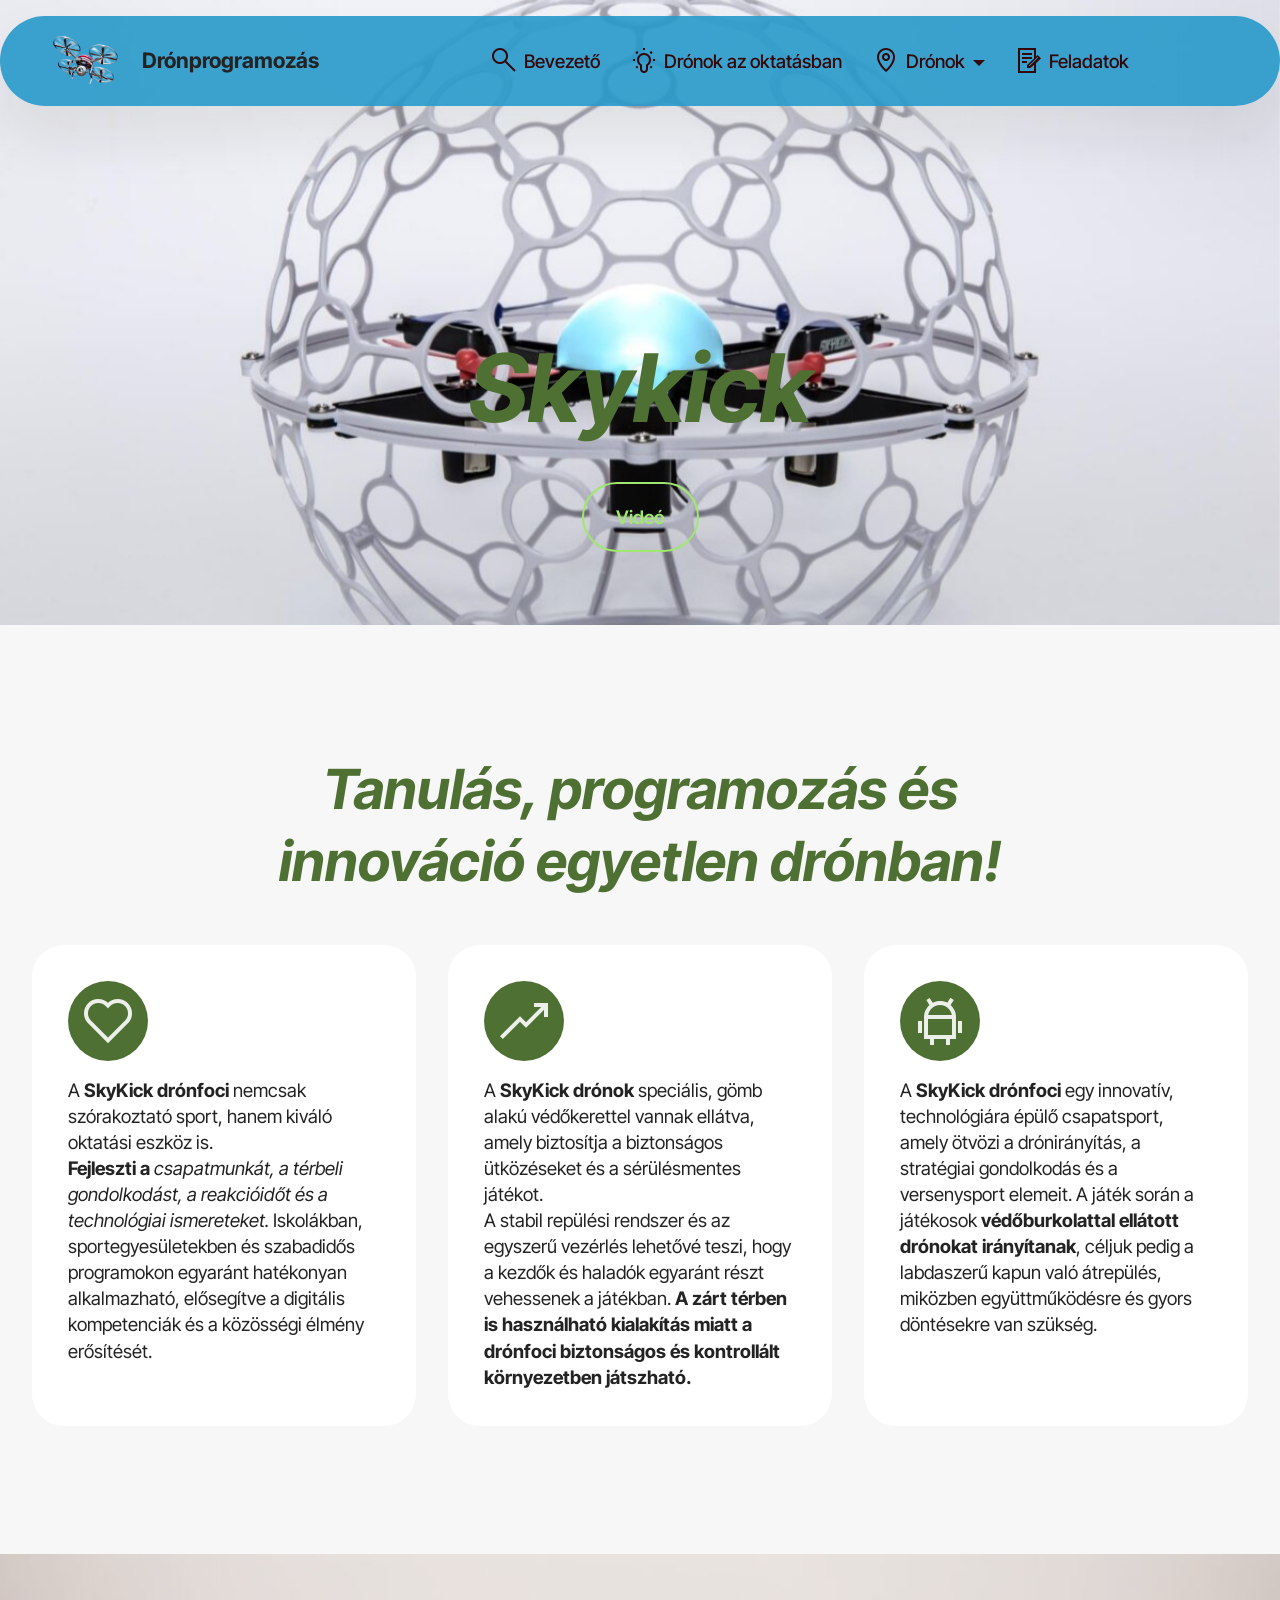
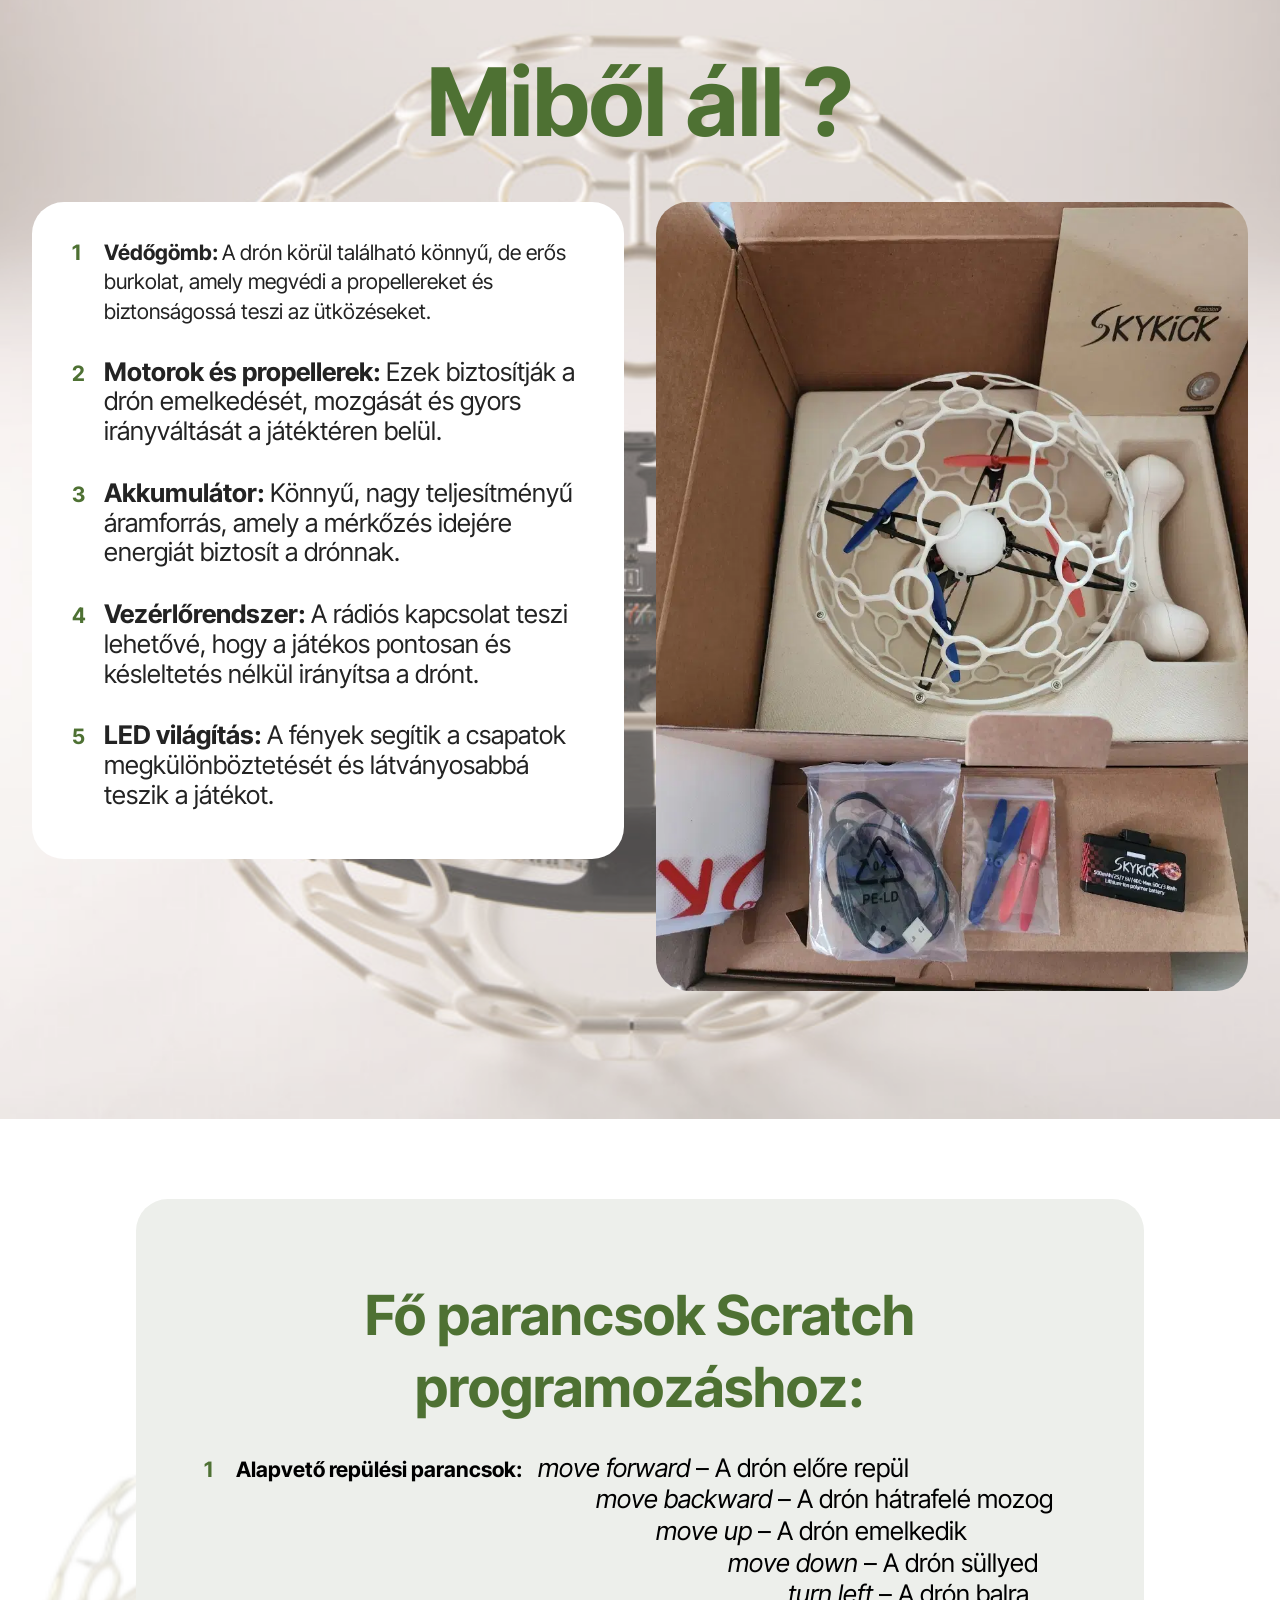
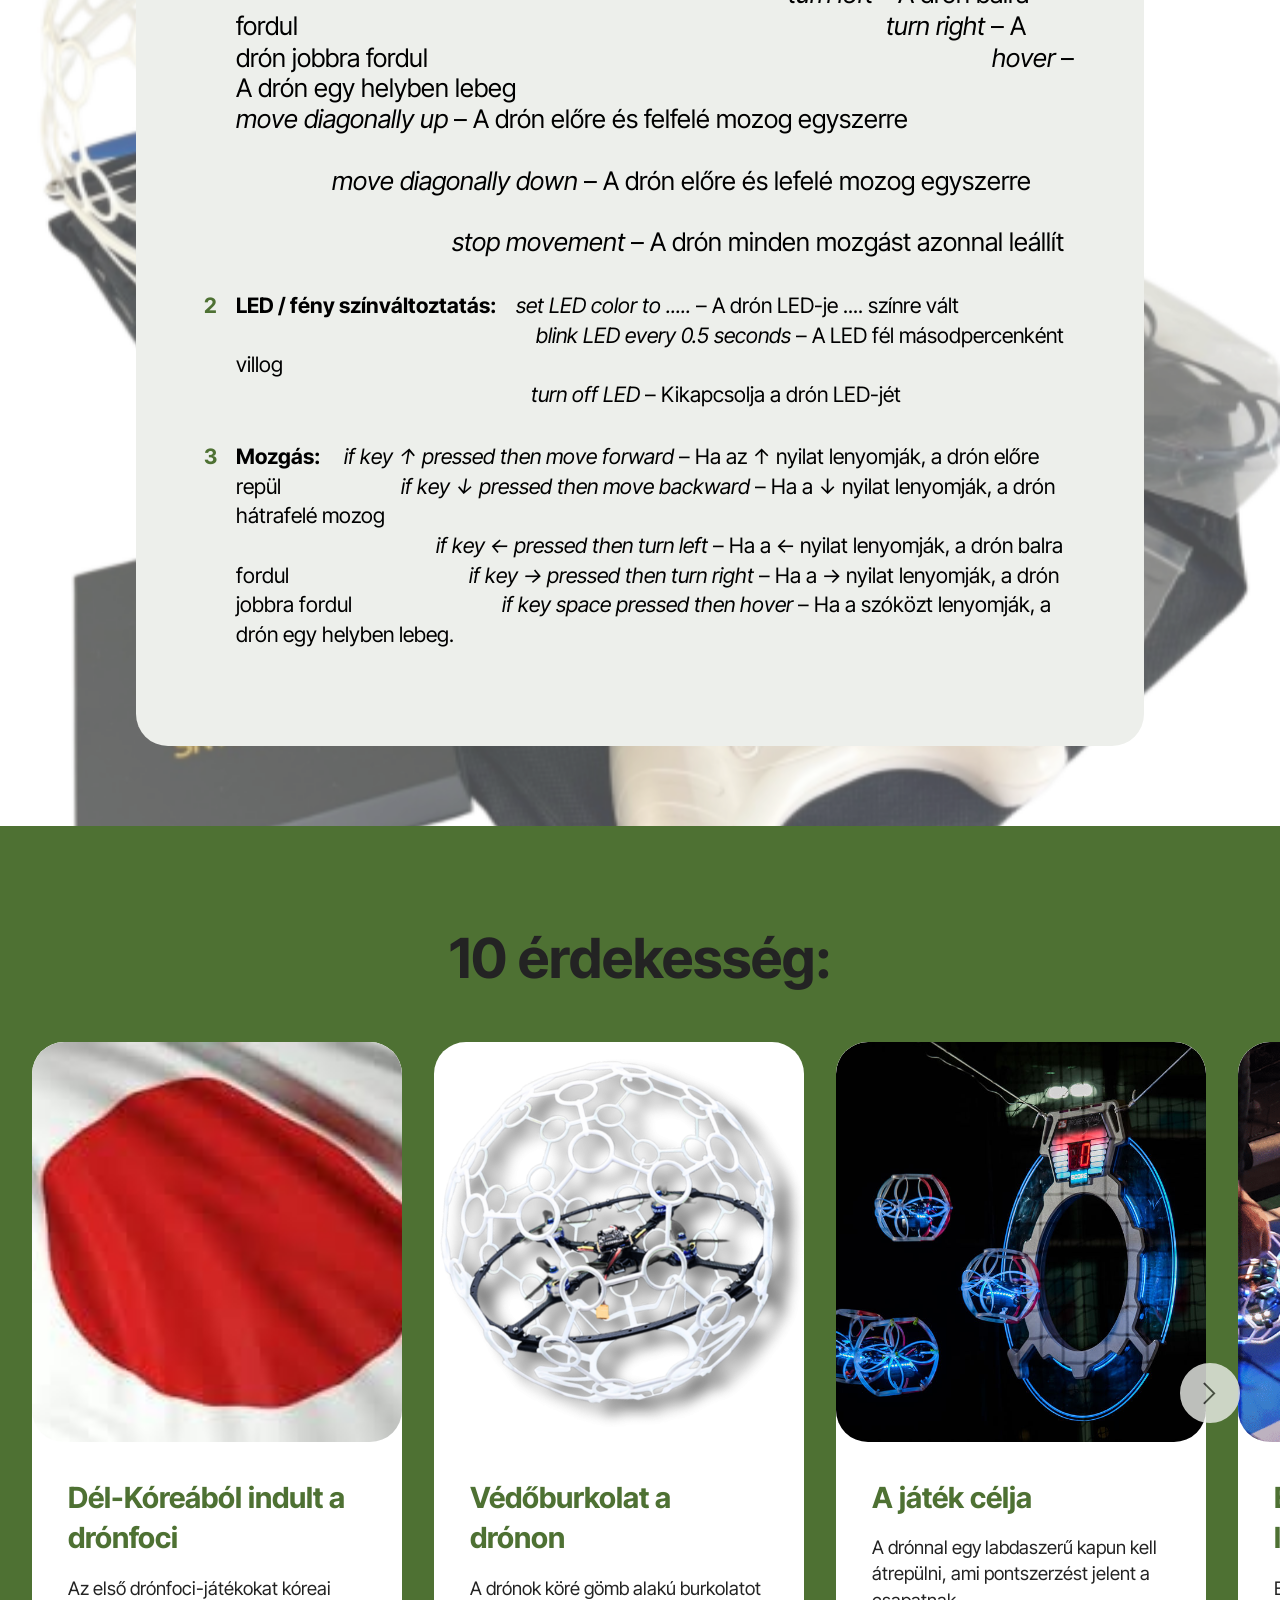
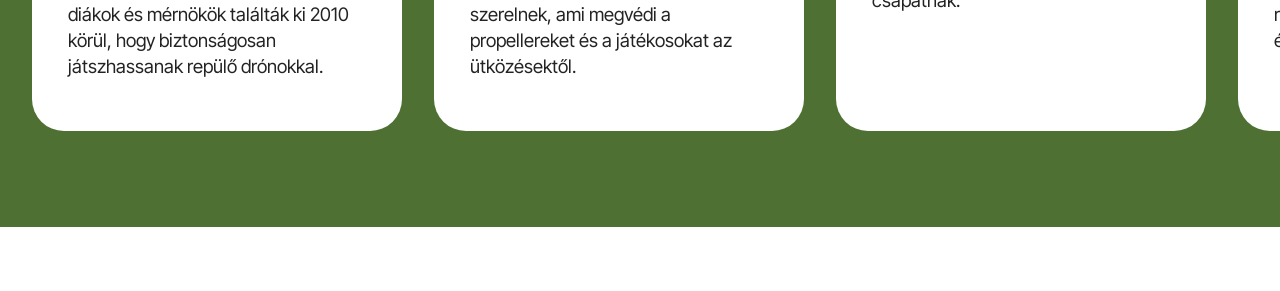
<file: foci.html>
<!DOCTYPE html>
<html  >
<head>
  <!-- Site made with Mobirise Website Builder v6.1.5, https://mobirise.com -->
  <meta charset="UTF-8">
  <meta http-equiv="X-UA-Compatible" content="IE=edge">
  <meta name="generator" content="Mobirise v6.1.5, mobirise.com">
  <meta name="viewport" content="width=device-width, initial-scale=1, minimum-scale=1">
  <link rel="shortcut icon" href="assets/images/mbr.png" type="image/x-icon">
  <meta name="description" content="">
  
  
  <title>Skykick - Drone Soccer</title>
  <link rel="stylesheet" href="assets/web/assets/mobirise-icons2/mobirise2.css">
  <link rel="stylesheet" href="assets/bootstrap/css/bootstrap.min.css">
  <link rel="stylesheet" href="assets/parallax/jarallax.css">
  <link rel="stylesheet" href="assets/animatecss/animate.css">
  <link rel="stylesheet" href="assets/dropdown/css/style.css">
  <link rel="stylesheet" href="assets/theme/css/style.css">
  <link rel="preload" href="https://fonts.googleapis.com/css?family=Inter+Tight:100,200,300,400,500,600,700,800,900,100i,200i,300i,400i,500i,600i,700i,800i,900i&display=swap" as="style" onload="this.onload=null;this.rel='stylesheet'">
  <noscript><link rel="stylesheet" href="https://fonts.googleapis.com/css?family=Inter+Tight:100,200,300,400,500,600,700,800,900,100i,200i,300i,400i,500i,600i,700i,800i,900i&display=swap"></noscript>
  <link rel="preload" as="style" href="assets/mobirise/css/mbr-additional.css?v=NecPa8"><link rel="stylesheet" href="assets/mobirise/css/mbr-additional.css?v=NecPa8" type="text/css">

  
  
  
</head>
<body>
  
  <section data-bs-version="5.1" class="menu menu1 cid-v7rs1GnA71" once="menu" id="menu01-m">
	

	<nav class="navbar navbar-dropdown navbar-fixed-top navbar-expand-lg">
		<div class="container">
			<div class="navbar-brand">
				<span class="navbar-logo">
					<a href="https://mobiri.se">
						<img src="assets/images/mbr.png" alt="Mobirise Website Builder" style="height: 3.5rem;">
					</a>
				</span>
				<span class="navbar-caption-wrap"><a class="navbar-caption text-black text-primary display-4" href="index.html">Drónprogramozás</a></span>
			</div>
			<button class="navbar-toggler" type="button" data-toggle="collapse" data-bs-toggle="collapse" data-target="#navbarSupportedContent" data-bs-target="#navbarSupportedContent" aria-controls="navbarNavAltMarkup" aria-expanded="false" aria-label="Toggle navigation">
				<div class="hamburger">
					<span></span>
					<span></span>
					<span></span>
					<span></span>
				</div>
			</button>
			<div class="collapse navbar-collapse" id="navbarSupportedContent">
				<ul class="navbar-nav nav-dropdown nav-right" data-app-modern-menu="true"><li class="nav-item">
						<a class="nav-link link text-info text-primary display-7" href="bevezeto.html"><span class="mobi-mbri mobi-mbri-search mbr-iconfont mbr-iconfont-btn"></span>Bevezető</a>
					</li>
					<li class="nav-item">
						<a class="nav-link link text-info text-primary display-7" href="dronok_oktatas.html" aria-expanded="false"><span class="mobi-mbri mobi-mbri-idea mbr-iconfont mbr-iconfont-btn"></span>Drónok az oktatásban</a>
					</li>
					<li class="nav-item dropdown">
						<a class="nav-link link dropdown-toggle text-info display-7" href="page3.html" data-toggle="dropdown-submenu" data-bs-toggle="dropdown" data-bs-auto-close="outside" aria-expanded="false"><span class="mobi-mbri mobi-mbri-map-pin mbr-iconfont mbr-iconfont-btn"></span>Drónok</a><div class="dropdown-menu" aria-labelledby="dropdown-530"><a class="dropdown-item text-info text-primary display-7" href="TT.html">DJI RoboMaster TT</a><a class="show dropdown-item text-info text-primary display-7" href="Tello.html">DJI Tello EDU</a><a class="show dropdown-item text-info text-primary display-7" href="CoDrone.html">CoDrone EDU</a><a class="show dropdown-item text-info text-primary display-7" href="Crazy.html">Crazyflie</a><a class="show dropdown-item text-info text-primary display-7" href="foci.html">Skykick - Drone Soccer</a></div>
					</li><li class="nav-item"><a class="nav-link link text-info show text-primary display-7" href="feladatok.html"><span class="mobi-mbri mobi-mbri-contact-form mbr-iconfont mbr-iconfont-btn"></span>Feladatok</a></li></ul>
				
				
			</div>
		</div>
	</nav>
</section>

<section data-bs-version="5.1" class="header16 cid-v87x4Ri7ol mbr-parallax-background" id="header17-1f">
  
  
  <div class="container-fluid">
    <div class="row">
      <div class="content-wrap col-12 col-md-12">
        <h1 class="mbr-section-title mbr-fonts-style mbr-white mb-4 display-1"><strong><em>Skykick</em></strong></h1>
        
        
        <div class="mbr-section-btn"><a class="btn btn-danger-outline display-7" href="https://youtu.be/3UG-b0J8j38?si=t7QK3rhIlAMSxS4u" target="_blank">Videó</a></div>
      </div>
    </div>
  </div>
</section>

<section data-bs-version="5.1" class="features5 cid-v87x5Jw4CN" id="features05-1i">
  

  
  
  <div class="container">
    <div class="row mb-5 justify-content-center">
      <div class="col-12 content-head">
        
        <h2 class="mbr-section-subtitle mbr-fonts-style align-center mb-0 mt-4 display-2"><strong><em>Tanulás, programozás és innováció egyetlen drónban!</em></strong></h2>
      </div>
    </div>
    <div class="row">
      
      <div class="item features-without-image col-12 col-md-6 col-lg-4 item-mb active">
        <div class="item-wrapper">
          <div class="card-box align-left">
            <div class="iconfont-wrapper">
              <span class="mbr-iconfont mobi-mbri-hearth mobi-mbri"></span>
            </div>
            
            <p class="card-text mbr-fonts-style display-7">A <strong>SkyKick drónfoci</strong> nemcsak szórakoztató sport, hanem kiváló oktatási eszköz is. <br><strong>Fejleszti a</strong> <em>csapatmunkát, a térbeli gondolkodást, a reakcióidőt és a technológiai ismereteket.</em> Iskolákban, sportegyesületekben és szabadidős programokon egyaránt hatékonyan alkalmazható, elősegítve a digitális kompetenciák és a közösségi élmény erősítését.</p>

            
          </div>
        </div>
      </div><div class="item features-without-image col-12 col-md-6 col-lg-4 item-mb">
        <div class="item-wrapper">
          <div class="card-box align-left">
            <div class="iconfont-wrapper">
              <span class="mbr-iconfont mobi-mbri-growing-chart mobi-mbri"></span>
            </div>
            
            <p class="card-text mbr-fonts-style display-7">A <strong>SkyKick drónok</strong> speciális, gömb alakú védőkerettel vannak ellátva, amely biztosítja a biztonságos ütközéseket és a sérülésmentes játékot. <br>A stabil repülési rendszer és az egyszerű vezérlés lehetővé teszi, hogy a kezdők és haladók egyaránt részt vehessenek a játékban. <strong>A zárt térben is használható kialakítás miatt a drónfoci biztonságos és kontrollált környezetben játszható.</strong><br></p>

            
          </div>
        </div>
      </div><div class="item features-without-image col-12 col-md-6 col-lg-4 item-mb">
        <div class="item-wrapper">
          <div class="card-box align-left">
            <div class="iconfont-wrapper">
              <span class="mbr-iconfont mobi-mbri-android mobi-mbri"></span>
            </div>
            
            <p class="card-text mbr-fonts-style display-7">A <strong>SkyKick drónfoci</strong> egy innovatív, technológiára épülő csapatsport, amely ötvözi a drónirányítás, a stratégiai gondolkodás és a versenysport elemeit. A játék során a játékosok <strong>védőburkolattal ellátott drónokat irányítanak</strong>, céljuk pedig a labdaszerű kapun való átrepülés, miközben együttműködésre és gyors döntésekre van szükség.</p>

            
          </div>
        </div>
      </div>
      
    </div>
  </div>
</section>

<section data-bs-version="5.1" class="features030 cid-v87x5e0qKa" id="features030-1g">
    
    
    <div class="mbr-overlay" style="opacity: 0.3; background-color: rgb(255, 255, 255);"></div>
    <div class="container">
        <div class="row justify-content-center">
            <div class="col-md-12 content-head mb-5">
                <h1 class="mbr-section-title mbr-fonts-style mb-0 display-1"><strong>Miből áll ?</strong></h1>
                
            </div>
        </div>
        <div class="row justify-content-center  blockContent">
            <div class="col-12 col-lg">
                <div class="item-wrapper align-left">
                    <div class="mbr-text counter-container mbr-fonts-style display-4">
                        <ol>
                            <li><strong style="">Védőgömb: </strong>A drón körül található könnyű, de erős burkolat, amely megvédi a propellereket és biztonságossá teszi az ütközéseket.</li><li><span style="font-size: 25.6px;"><strong>Motorok és propellerek: </strong>Ezek biztosítják a drón emelkedését, mozgását és gyors irányváltását a játéktéren belül.</span></li><li><span style="font-size: 25.6px;"><strong>Akkumulátor: </strong>Könnyű, nagy teljesítményű áramforrás, amely a mérkőzés idejére energiát biztosít a drónnak.</span></li><li><span style="font-size: 25.6px;"><strong>Vezérlőrendszer: </strong>A rádiós kapcsolat teszi lehetővé, hogy a játékos pontosan és késleltetés nélkül irányítsa a drónt.</span></li><li><span style="font-size: 25.6px;"><strong>LED világítás: </strong>A fények segítik a csapatok megkülönböztetését és látványosabbá teszik a játékot.</span></li></ol>
                    </div>
                </div>
            </div>
            <div class="col-12 col-lg-6">
                <div class="image-wrapper mb-4">
                    <img class="w-100" src="assets/images/375921937-1-1765687933-w1200.jpg" alt="Mobirise Website Builder">
                </div>
            </div>

        </div>
    </div>
</section>

<section data-bs-version="5.1" class="article07 cid-v87x5xeTXI mbr-parallax-background" id="article19-1h">
  

  
  <div class="mbr-overlay" style="opacity: 0.3; background-color: rgb(255, 255, 255);">
  </div>
  <div class="container">
    <div class="row justify-content-center">
      <div class="card col-md-12 col-lg-10">
        <div class="card-wrapper">
          <div class="col-12 content-head mt-3">
            <h3 class="mbr-section-title mbr-fonts-style align-center mb-0 display-2"><strong>Fő parancsok Scratch programozáshoz:</strong></h3>
            
          </div>
          <div class="card-box align-left mt-4">
            <div class="mbr-text counter-container mbr-fonts-style display-4">
              <ol>
                <li><strong>Alapvető repülési parancsok:&nbsp; &nbsp; <span style="font-size: 25.6px;"><em>move forward&nbsp;</em>– A drón előre repül&nbsp; &nbsp; &nbsp; &nbsp; &nbsp; &nbsp; &nbsp; &nbsp; &nbsp; &nbsp; &nbsp; &nbsp; &nbsp; &nbsp; &nbsp; &nbsp; &nbsp; &nbsp; &nbsp; &nbsp; &nbsp; &nbsp; &nbsp; &nbsp; &nbsp; &nbsp; &nbsp; &nbsp; &nbsp; &nbsp; &nbsp; &nbsp; &nbsp; &nbsp; &nbsp; &nbsp; &nbsp; &nbsp; &nbsp; &nbsp; &nbsp; &nbsp; &nbsp; &nbsp;&nbsp;</span></strong><em style="font-size: 25.6px;">move backward</em><span style="font-size: 25.6px;"> – A drón hátrafelé mozog&nbsp; &nbsp; &nbsp; &nbsp; &nbsp; &nbsp; &nbsp; &nbsp; &nbsp; &nbsp; &nbsp; &nbsp; &nbsp; &nbsp; &nbsp; &nbsp; &nbsp; &nbsp; &nbsp; &nbsp; &nbsp; &nbsp; &nbsp; &nbsp; &nbsp; &nbsp; &nbsp; &nbsp; &nbsp; &nbsp; &nbsp; &nbsp; &nbsp; &nbsp; &nbsp; &nbsp; &nbsp;&nbsp;</span><em style="font-size: 25.6px;">move up</em><span style="font-size: 25.6px;">&nbsp;– A drón emelkedik&nbsp; &nbsp; &nbsp; &nbsp; &nbsp; &nbsp; &nbsp; &nbsp; &nbsp; &nbsp; &nbsp; &nbsp; &nbsp; &nbsp; &nbsp; &nbsp; &nbsp; &nbsp; &nbsp; &nbsp; &nbsp; &nbsp; &nbsp; &nbsp; &nbsp; &nbsp; &nbsp; &nbsp; &nbsp; &nbsp; &nbsp; &nbsp; &nbsp; &nbsp; &nbsp; &nbsp; &nbsp; &nbsp; &nbsp; &nbsp; &nbsp; &nbsp; &nbsp; &nbsp; &nbsp; &nbsp; &nbsp; &nbsp; &nbsp; &nbsp;&nbsp;</span><em style="font-size: 25.6px;">move down</em><span style="font-size: 25.6px;"> – A drón süllyed&nbsp; &nbsp; &nbsp; &nbsp; &nbsp; &nbsp; &nbsp; &nbsp; &nbsp; &nbsp; &nbsp; &nbsp; &nbsp; &nbsp; &nbsp; &nbsp; &nbsp; &nbsp; &nbsp; &nbsp; &nbsp; &nbsp; &nbsp; &nbsp; &nbsp; &nbsp; &nbsp; &nbsp; &nbsp; &nbsp; &nbsp; &nbsp; &nbsp; &nbsp; &nbsp; &nbsp; &nbsp; &nbsp; &nbsp; &nbsp; &nbsp; &nbsp; &nbsp; &nbsp; &nbsp; &nbsp; &nbsp; &nbsp; &nbsp; &nbsp;&nbsp;</span><em style="font-size: 25.6px;">turn left</em><span style="font-size: 25.6px;"> – A drón balra fordul&nbsp; &nbsp; &nbsp; &nbsp; &nbsp; &nbsp; &nbsp; &nbsp; &nbsp; &nbsp; &nbsp; &nbsp; &nbsp; &nbsp; &nbsp; &nbsp; &nbsp; &nbsp; &nbsp; &nbsp; &nbsp; &nbsp; &nbsp; &nbsp; &nbsp; &nbsp; &nbsp; &nbsp; &nbsp; &nbsp; &nbsp; &nbsp; &nbsp; &nbsp; &nbsp; &nbsp; &nbsp; &nbsp; &nbsp; &nbsp; &nbsp; &nbsp; &nbsp; &nbsp; &nbsp; &nbsp; &nbsp; &nbsp; &nbsp; </span><em style="font-size: 25.6px;">turn right</em><span style="font-size: 25.6px;">&nbsp;– A drón jobbra fordul&nbsp; &nbsp; &nbsp; &nbsp; &nbsp; &nbsp; &nbsp; &nbsp; &nbsp; &nbsp; &nbsp; &nbsp; &nbsp; &nbsp; &nbsp; &nbsp; &nbsp; &nbsp; &nbsp; &nbsp; &nbsp; &nbsp; &nbsp; &nbsp; &nbsp; &nbsp; &nbsp; &nbsp; &nbsp; &nbsp; &nbsp; &nbsp; &nbsp; &nbsp; &nbsp; &nbsp; &nbsp; &nbsp; &nbsp; &nbsp; &nbsp; &nbsp; &nbsp; &nbsp; &nbsp; &nbsp; &nbsp; </span><em style="font-size: 25.6px;">hover</em><span style="font-size: 25.6px;">&nbsp;– A drón egy helyben lebeg&nbsp; &nbsp; &nbsp; &nbsp; &nbsp; &nbsp; &nbsp; &nbsp; &nbsp; &nbsp; &nbsp; &nbsp; &nbsp; &nbsp; &nbsp; &nbsp; &nbsp; &nbsp; &nbsp; &nbsp; &nbsp; &nbsp; &nbsp; &nbsp; &nbsp; &nbsp; &nbsp; &nbsp; &nbsp; &nbsp; &nbsp; &nbsp; &nbsp; &nbsp; &nbsp; &nbsp; &nbsp; &nbsp; &nbsp; &nbsp; &nbsp; &nbsp; &nbsp; &nbsp; &nbsp; </span><em style="font-size: 25.6px;">move diagonally up</em><span style="font-size: 25.6px;">&nbsp;– A drón előre és felfelé mozog egyszerre&nbsp; &nbsp; &nbsp; &nbsp; &nbsp; &nbsp; &nbsp; &nbsp; &nbsp; &nbsp; &nbsp; &nbsp; &nbsp; &nbsp; &nbsp; &nbsp; &nbsp; &nbsp; &nbsp; &nbsp; &nbsp; &nbsp; &nbsp; &nbsp; &nbsp; &nbsp; &nbsp; &nbsp; &nbsp; &nbsp; &nbsp; &nbsp; &nbsp; &nbsp; &nbsp; &nbsp; &nbsp; &nbsp; &nbsp; &nbsp; &nbsp; &nbsp; &nbsp; &nbsp; &nbsp; &nbsp; &nbsp; &nbsp; &nbsp; &nbsp; &nbsp; &nbsp; &nbsp; &nbsp; &nbsp; &nbsp; &nbsp; &nbsp; &nbsp; &nbsp; &nbsp; &nbsp; &nbsp; &nbsp; &nbsp; &nbsp; &nbsp; &nbsp; &nbsp; &nbsp; &nbsp; &nbsp; &nbsp; &nbsp; &nbsp; &nbsp; &nbsp; &nbsp; &nbsp; &nbsp; &nbsp; &nbsp; &nbsp; &nbsp; &nbsp; &nbsp; &nbsp; &nbsp; &nbsp; &nbsp; &nbsp; &nbsp;&nbsp;</span><em style="font-size: 25.6px;">move diagonally down</em><span style="font-size: 25.6px;">&nbsp;– A drón előre és lefelé mozog egyszerre&nbsp; &nbsp; &nbsp; &nbsp; &nbsp; &nbsp; &nbsp; &nbsp; &nbsp; &nbsp; &nbsp; &nbsp; &nbsp; &nbsp; &nbsp; &nbsp; &nbsp; &nbsp; &nbsp; &nbsp; &nbsp; &nbsp; &nbsp; &nbsp; &nbsp; &nbsp; &nbsp; &nbsp; &nbsp; &nbsp; &nbsp; &nbsp; &nbsp; &nbsp; &nbsp; &nbsp; &nbsp; &nbsp; &nbsp; &nbsp; &nbsp; &nbsp; &nbsp; &nbsp; &nbsp; &nbsp; &nbsp; &nbsp; &nbsp; &nbsp; &nbsp; &nbsp; &nbsp; &nbsp; &nbsp; &nbsp; &nbsp; &nbsp; &nbsp; &nbsp; &nbsp; &nbsp; &nbsp; &nbsp; &nbsp; &nbsp; &nbsp; &nbsp; &nbsp; &nbsp; &nbsp; &nbsp; &nbsp; &nbsp; &nbsp; &nbsp; &nbsp; &nbsp; &nbsp; &nbsp; &nbsp; &nbsp; &nbsp; &nbsp; &nbsp; &nbsp; &nbsp; &nbsp; &nbsp; &nbsp; &nbsp; &nbsp; </span><em style="font-size: 25.6px;">stop movement</em><span style="font-size: 25.6px;">&nbsp;– A drón minden mozgást azonnal leállít</span></li><li><strong>LED / fény színváltoztatás:&nbsp; &nbsp; &nbsp;</strong><em>set LED color to .....</em>&nbsp;– A drón LED-je .... színre vált&nbsp; &nbsp; &nbsp; &nbsp; &nbsp; &nbsp; &nbsp; &nbsp; &nbsp; &nbsp; &nbsp; &nbsp; &nbsp; &nbsp; &nbsp; &nbsp; &nbsp; &nbsp; &nbsp; &nbsp; &nbsp; &nbsp; &nbsp; &nbsp; &nbsp; &nbsp; &nbsp; &nbsp; &nbsp; &nbsp; &nbsp; &nbsp; &nbsp; &nbsp; &nbsp; &nbsp; &nbsp; &nbsp; &nbsp; &nbsp; &nbsp; &nbsp; <em>blink LED every 0.5 seconds</em> – A LED fél másodpercenként villog&nbsp; &nbsp; &nbsp; &nbsp; &nbsp; &nbsp; &nbsp; &nbsp; &nbsp; &nbsp; &nbsp; &nbsp; &nbsp; &nbsp; &nbsp; &nbsp; &nbsp; &nbsp; &nbsp; &nbsp; &nbsp; &nbsp; &nbsp; &nbsp; &nbsp; &nbsp; &nbsp; &nbsp; &nbsp; &nbsp; &nbsp; &nbsp; &nbsp; &nbsp; &nbsp; &nbsp; &nbsp; &nbsp; &nbsp; &nbsp; &nbsp; &nbsp; &nbsp; &nbsp; &nbsp; &nbsp; &nbsp; &nbsp; &nbsp; &nbsp; &nbsp; &nbsp; &nbsp; &nbsp; &nbsp; &nbsp; &nbsp; &nbsp; &nbsp; &nbsp; &nbsp; &nbsp; &nbsp; &nbsp; &nbsp; &nbsp; &nbsp; &nbsp; &nbsp; &nbsp; &nbsp; &nbsp; &nbsp; &nbsp; &nbsp; &nbsp; &nbsp; &nbsp; &nbsp; &nbsp; &nbsp;<em>&nbsp; &nbsp; &nbsp; &nbsp; &nbsp; &nbsp; &nbsp; &nbsp; &nbsp; &nbsp; &nbsp; &nbsp; &nbsp; &nbsp; &nbsp; &nbsp; &nbsp; &nbsp; &nbsp; &nbsp; &nbsp; &nbsp; &nbsp; &nbsp; &nbsp; &nbsp; &nbsp; &nbsp; &nbsp; turn off LED</em> – Kikapcsolja a drón LED-jét</li><li><strong>Mozgás:&nbsp; &nbsp; &nbsp;<em> </em></strong><em>if key ↑ pressed then move forward</em> – Ha az ↑ nyilat lenyomják, a drón előre repül&nbsp; &nbsp; &nbsp; &nbsp; &nbsp; &nbsp; &nbsp; &nbsp; &nbsp; &nbsp; &nbsp; &nbsp;&nbsp;<em>if key ↓ pressed then move backward</em> – Ha a ↓ nyilat lenyomják, a drón hátrafelé mozog&nbsp; &nbsp; &nbsp; &nbsp; &nbsp; &nbsp; &nbsp; &nbsp; &nbsp; &nbsp; &nbsp; &nbsp; &nbsp; &nbsp; &nbsp; &nbsp; &nbsp; &nbsp; &nbsp; &nbsp; &nbsp; &nbsp; &nbsp; &nbsp; &nbsp; &nbsp; &nbsp; &nbsp; &nbsp; &nbsp; &nbsp; &nbsp; &nbsp; &nbsp; &nbsp; &nbsp; &nbsp; &nbsp; &nbsp; &nbsp; &nbsp; &nbsp; &nbsp; &nbsp; &nbsp; &nbsp; &nbsp; &nbsp; &nbsp; &nbsp; &nbsp; &nbsp; &nbsp; &nbsp; &nbsp; &nbsp; &nbsp; &nbsp; &nbsp; &nbsp; &nbsp; &nbsp; &nbsp; &nbsp; &nbsp; &nbsp; &nbsp; &nbsp; &nbsp; &nbsp; &nbsp; &nbsp; &nbsp; &nbsp; &nbsp; &nbsp; &nbsp; &nbsp; &nbsp; &nbsp; &nbsp; &nbsp; &nbsp; &nbsp; &nbsp; &nbsp; &nbsp; &nbsp; &nbsp; &nbsp; <em>if key ← pressed then turn left</em>&nbsp;– Ha a ← nyilat lenyomják, a drón balra fordul&nbsp; &nbsp; &nbsp; &nbsp; &nbsp; &nbsp; &nbsp; &nbsp; &nbsp; &nbsp; &nbsp; &nbsp; &nbsp; &nbsp; &nbsp; &nbsp; &nbsp; &nbsp;&nbsp;<em>if key → pressed then turn right</em> – Ha a → nyilat lenyomják, a drón jobbra fordul&nbsp; &nbsp; &nbsp; &nbsp; &nbsp; &nbsp; &nbsp; &nbsp; &nbsp; &nbsp; &nbsp; &nbsp; &nbsp; &nbsp; &nbsp; <em>if key space pressed then hover</em> – Ha a szóközt lenyomják, a drón egy helyben lebeg.</li></ol>
            </div>
          </div>
        </div>
      </div>
    </div>
  </div>
</section>

<section data-bs-version="5.1" class="features017 mbr-embla cid-v8Ay412a0o" id="features017-1q">
	
	
	<div class="position-relative">
		<div class="container-fluid">
			<div class="row justify-content-center">
				<div class="col-12 content-head">
					<div class="mbr-section-head mb-5">
						<h4 class="mbr-section-title mbr-fonts-style align-center mb-0 display-2">
							<strong>10 érdekesség:</strong></h4>
						
					</div>
				</div>
			</div>
		</div>

		<div class="embla" data-skip-snaps="true" data-align="center" data-contain-scroll="trimSnaps" data-auto-play-interval="5" data-draggable="true">
			<div class="embla__viewport container-fluid">
				<div class="embla__container">
					<div class="embla__slide slider-image item active" style="margin-left: 1rem; margin-right: 1rem;">
						<div class="slide-content">
							<div class="item-img">
								<div class="item-wrapper">
									<img src="assets/images/letlts.jpeg" alt="Mobirise Website Builder" title="" data-slide-to="0" data-bs-slide-to="0">
								</div>
							</div>
							<div class="item-content">
								<h5 class="item-title mbr-fonts-style display-5"><strong>Dél-Kóreából indult a drónfoci</strong></h5>
								
								<p class="mbr-text mbr-fonts-style mt-3 display-7">
									Az első drónfoci-játékokat kóreai diákok és mérnökök találták ki 2010 körül, hogy biztonságosan játszhassanak repülő drónokkal.
								</p>
							</div>

							
						</div>
					</div>
					<div class="embla__slide slider-image item" style="margin-left: 1rem; margin-right: 1rem;">
						<div class="slide-content">
							<div class="item-img">
								<div class="item-wrapper">
									<img src="assets/images/2-qyvdh0o8gzorzq26in8f7yyjruzabzn353yrobjbzk.jpg" alt="Mobirise Website Builder" title="" data-slide-to="1" data-bs-slide-to="1">
								</div>
							</div>
							<div class="item-content">
								<h5 class="item-title mbr-fonts-style display-5"><strong>Védőburkolat a drónon</strong></h5>
								
								<p class="mbr-text mbr-fonts-style mt-3 display-7">
									A drónok köré gömb alakú burkolatot szerelnek, ami megvédi a propellereket és a játékosokat az ütközésektől.
								</p>
							</div>
							
						</div>
					</div>
					<div class="embla__slide slider-image item" style="margin-left: 1rem; margin-right: 1rem;">
						<div class="slide-content">
							<div class="item-img">
								<div class="item-wrapper">
									<img src="assets/images/usdronesoccerlaunch-thumb.jpg" alt="Mobirise Website Builder" title="" data-slide-to="2" data-bs-slide-to="2">
								</div>
							</div>
							<div class="item-content">
								<h5 class="item-title mbr-fonts-style display-5"><strong>A játék célja</strong></h5>
								
								<p class="mbr-text mbr-fonts-style mt-3 display-7">
									A drónnal egy labdaszerű kapun kell átrepülni, ami pontszerzést jelent a csapatnak.
								</p>
							</div>
							
						</div>
					</div>
					<div class="embla__slide slider-image item" style="margin-left: 1rem; margin-right: 1rem;">
						<div class="slide-content">
							<div class="item-img">
								<div class="item-wrapper">
									<img src="assets/images/1550455-du-drone-soccer-68fa3ce97b2c8913100757.png" alt="Mobirise Website Builder" title="" data-slide-to="3" data-bs-slide-to="3">
								</div>
							</div>
							<div class="item-content">
								<h5 class="item-title mbr-fonts-style display-5"><strong>Egyszerre több drón a levegőben</strong></h5>
								
								<p class="mbr-text mbr-fonts-style mt-3 display-7">
									Egy meccsen akár 6–8 drón is repülhet egyszerre, így a játék gyors és izgalmas.
								</p>
							</div>
							
						</div>
					</div>
					<div class="embla__slide slider-image item" style="margin-left: 1rem; margin-right: 1rem;">
						<div class="slide-content">
							<div class="item-img">
								<div class="item-wrapper">
									<img src="assets/images/balkin8.jpg" alt="Mobirise Website Builder" title="" data-slide-to="4" data-bs-slide-to="4">
								</div>
							</div>
							<div class="item-content">
								<h5 class="item-title mbr-fonts-style display-5"><strong>Fejleszti a készségeket</strong></h5>
								
								<p class="mbr-text mbr-fonts-style mt-3 display-7">
									A drónfoci segíti a gyors döntéshozatalt, a kézügyességet és a csapatmunkát.
								</p>
							</div>
							
						</div>
					</div>
					<div class="embla__slide slider-image item" style="margin-left: 1rem; margin-right: 1rem;">
						<div class="slide-content">
							<div class="item-img">
								<div class="item-wrapper">
									<img src="assets/images/images.png" alt="Mobirise Website Builder" title="" data-slide-to="5" data-bs-slide-to="5">
								</div>
							</div>
							<div class="item-content">
								<h5 class="item-title mbr-fonts-style display-5"><strong>Világszerte népszerű</strong></h5>
								
								<p class="mbr-text mbr-fonts-style mt-3 display-7">
									Japán után az Egyesült Államokban, Európában és Latin-Amerikában is szerveznek drónfoci-versenyeket.
								</p>
							</div>
							
						</div>
					</div>
					<div class="embla__slide slider-image item" style="margin-left: 1rem; margin-right: 1rem;">
						<div class="slide-content">
							<div class="item-img">
								<div class="item-wrapper">
									<img src="assets/images/us-drone-soccerchayce-lanphear.jpg" alt="Mobirise Website Builder" title="" data-slide-to="6" data-bs-slide-to="6">
								</div>
							</div>
							<div class="item-content">
								<h5 class="item-title mbr-fonts-style display-5"><strong>LED-fények a drónokon</strong></h5>
								
								<p class="mbr-text mbr-fonts-style mt-3 display-7">
									A drónok világító LED-jei segítenek a csapatok megkülönböztetésében, és látványossá teszik a játékot.
								</p>
							</div>
							
						</div>
					</div>
					<div class="embla__slide slider-image item" style="margin-left: 1rem; margin-right: 1rem;">
					<div class="slide-content">
						<div class="item-img">
							<div class="item-wrapper">
								<img src="assets/images/large-2457426c-ad34-4935-8f11-ee5db5773a01.jpg" alt="Mobirise Website Builder" title="" data-slide-to="7" data-bs-slide-to="7">
							</div>
						</div>
						<div class="item-content">
							<h5 class="item-title mbr-fonts-style display-5"><strong>Oktatási szerep</strong></h5>
							
							<p class="mbr-text mbr-fonts-style mt-3 display-7">
								Sok iskolában a drónfocit robotikaórákon használják, így a gyerekek játék közben tanulhatják a technológiát.
							</p>
						</div>
						
					</div>
					</div><div class="embla__slide slider-image item" style="margin-left: 1rem; margin-right: 1rem;">
					<div class="slide-content">
						<div class="item-img">
							<div class="item-wrapper">
								<img src="assets/images/us-drone-soccer-cover.jpg" alt="Mobirise Website Builder" title="" data-slide-to="8" data-bs-slide-to="8">
							</div>
						</div>
						<div class="item-content">
							<h5 class="item-title mbr-fonts-style display-5"><strong>Biztonságos ütközések</strong></h5>
							
							<p class="mbr-text mbr-fonts-style mt-3 display-7">
								A védőburkolat miatt a drónok ütközhetnek egymással vagy akadályokkal anélkül, hogy megsérülnének.
							</p>
						</div>
						
					</div>
					</div><div class="embla__slide slider-image item" style="margin-left: 1rem; margin-right: 1rem;">
					<div class="slide-content">
						<div class="item-img">
							<div class="item-wrapper">
								<img src="assets/images/274263.jpg" alt="Mobirise Website Builder" title="" data-slide-to="9" data-bs-slide-to="9">
							</div>
						</div>
						<div class="item-content">
							<h5 class="item-title mbr-fonts-style display-5"><strong>Sport és technológia kombinációja</strong></h5>
							
							<p class="mbr-text mbr-fonts-style mt-3 display-7">
								A drónfoci ötvözi a fizikai játék élményét és a modern dróntechnológiát, ezért látványos és egyedi sport.
							</p>
						</div>
						
					</div>
					</div>
				</div>
			</div>
			<button class="embla__button embla__button--prev">
				<span class="mobi-mbri mobi-mbri-arrow-prev mbr-iconfont" aria-hidden="true"></span>
				<span class="sr-only visually-hidden visually-hidden visually-hidden">Previous</span>
			</button>
			<button class="embla__button embla__button--next">
				<span class="mobi-mbri mobi-mbri-arrow-next mbr-iconfont" aria-hidden="true"></span>
				<span class="sr-only visually-hidden visually-hidden visually-hidden">Next</span>
			</button>
		</div>
	</div>
</section><section class="display-7" style="padding: 0;align-items: center;justify-content: center;flex-wrap: wrap;    align-content: center;display: flex;position: relative;height: 4rem;"><a href="https://mobiri.se/" style="flex: 1 1;height: 4rem;position: absolute;width: 100%;z-index: 1;"><img alt="" style="height: 4rem;" src="[data-uri]"></a><p style="margin: 0;text-align: center;" class="display-7">&#8204;</p><a style="z-index:1" href="https://mobirise.com/builder/ai-website-maker.html">Best AI Website Maker</a></section><script src="assets/bootstrap/js/bootstrap.bundle.min.js"></script>  <script src="assets/parallax/jarallax.js"></script>  <script src="assets/smoothscroll/smooth-scroll.js"></script>  <script src="assets/ytplayer/index.js"></script>  <script src="assets/dropdown/js/navbar-dropdown.js"></script>  <script src="assets/embla/embla.min.js"></script>  <script src="assets/embla/script.js"></script>  <script src="assets/theme/js/script.js"></script>  
  
  
  <input name="animation" type="hidden">
  </body>
</html>
</file>
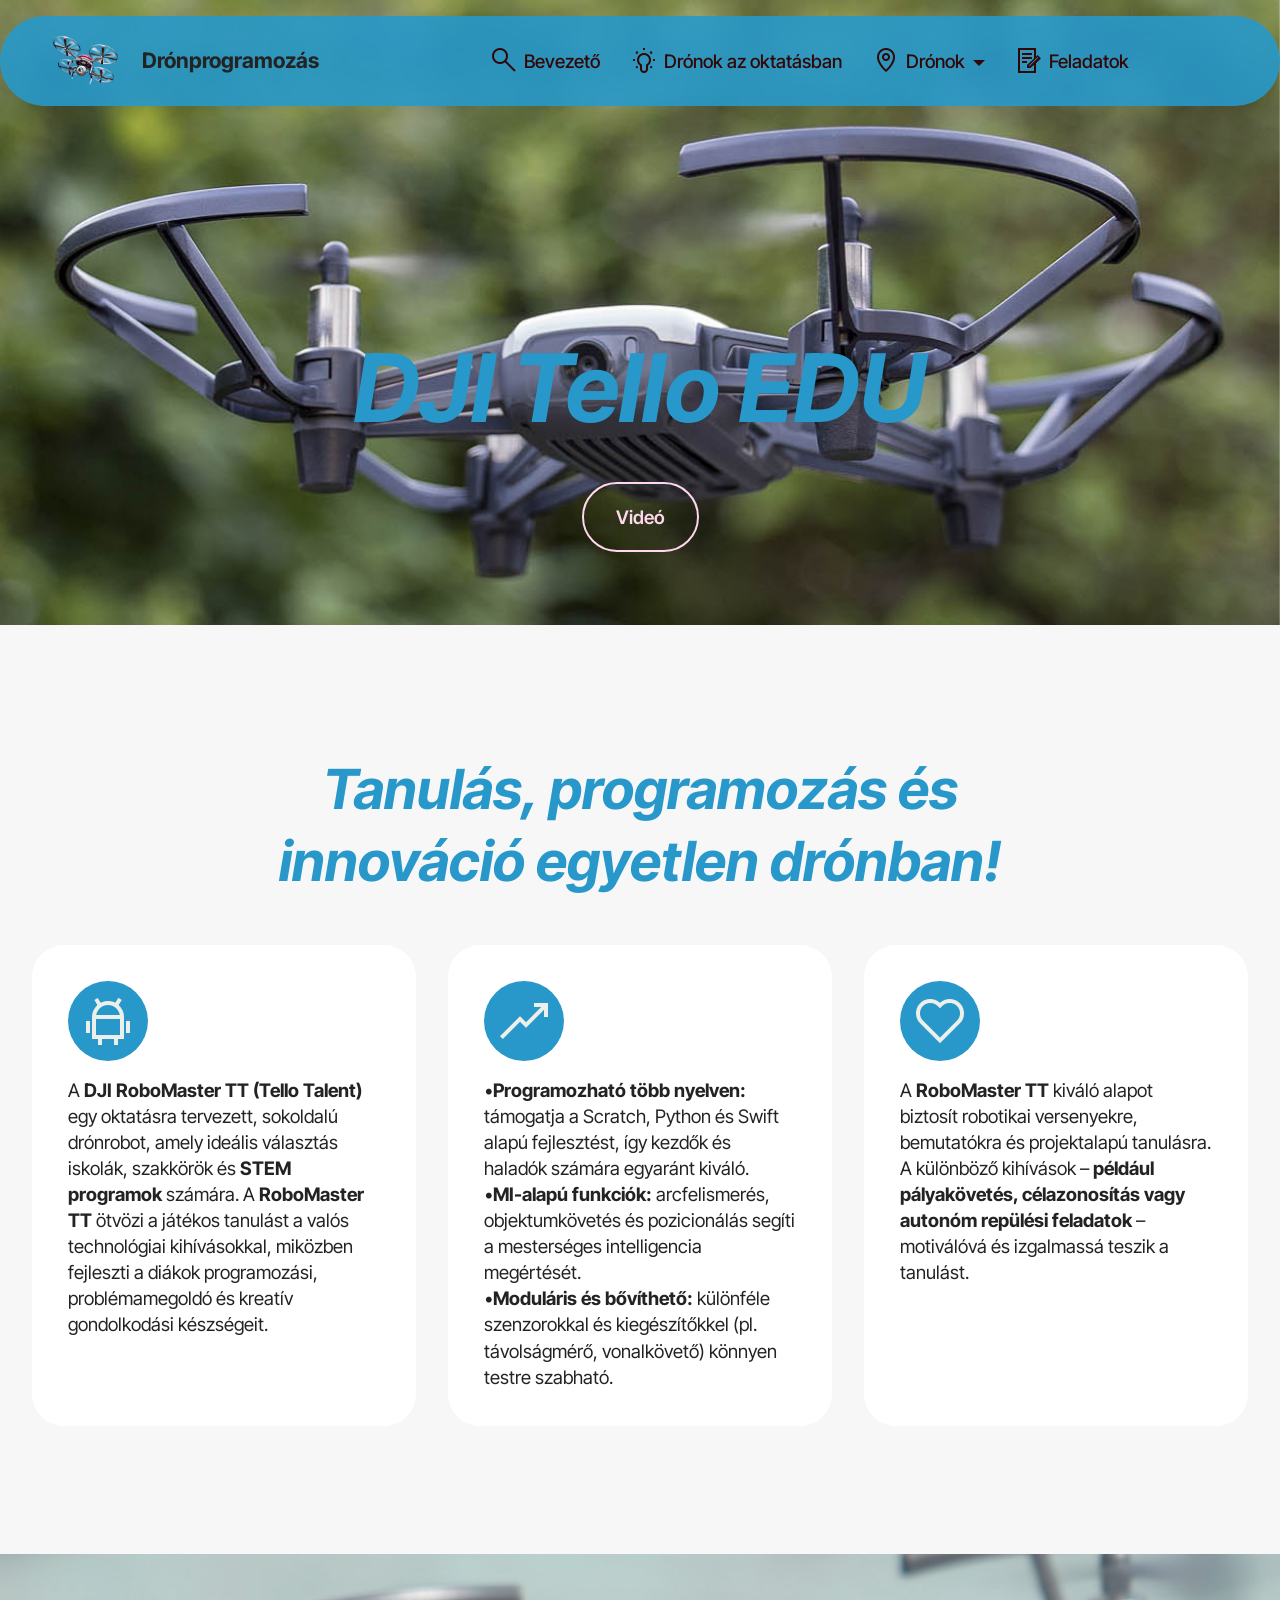
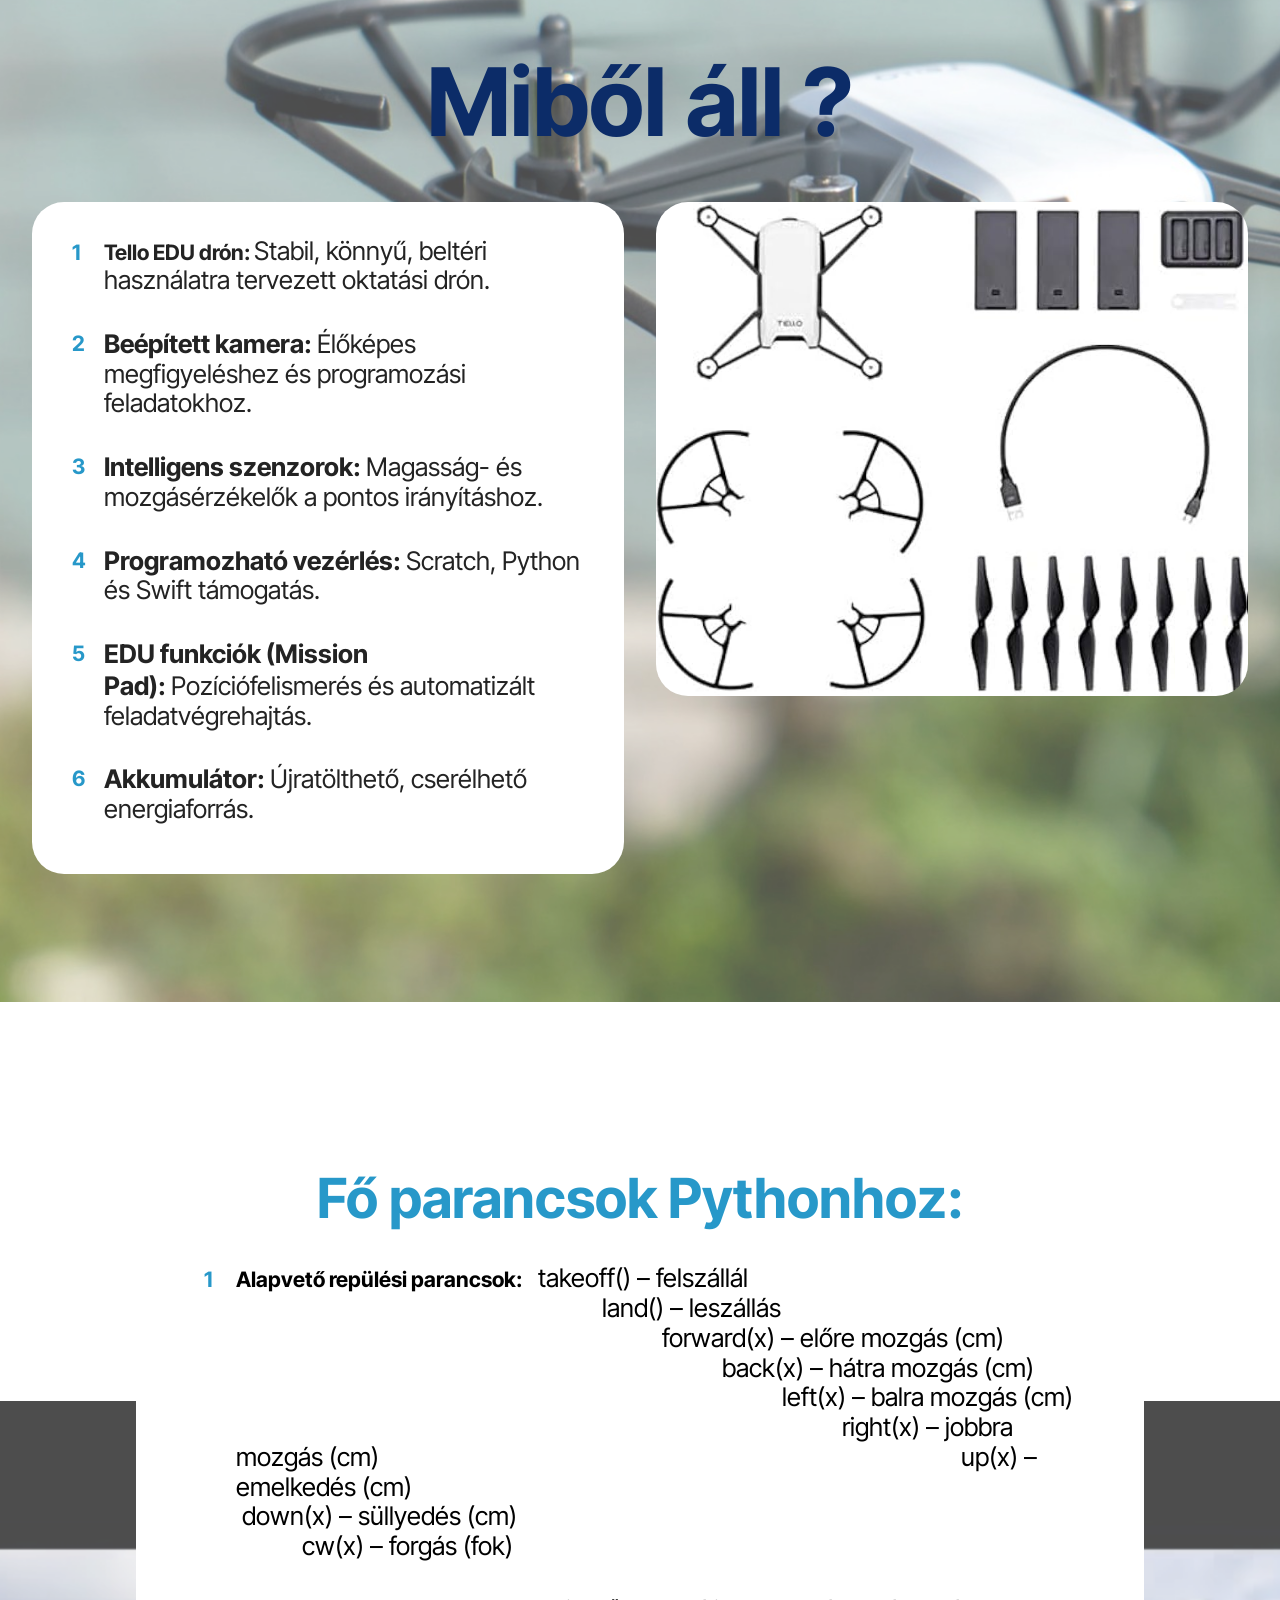
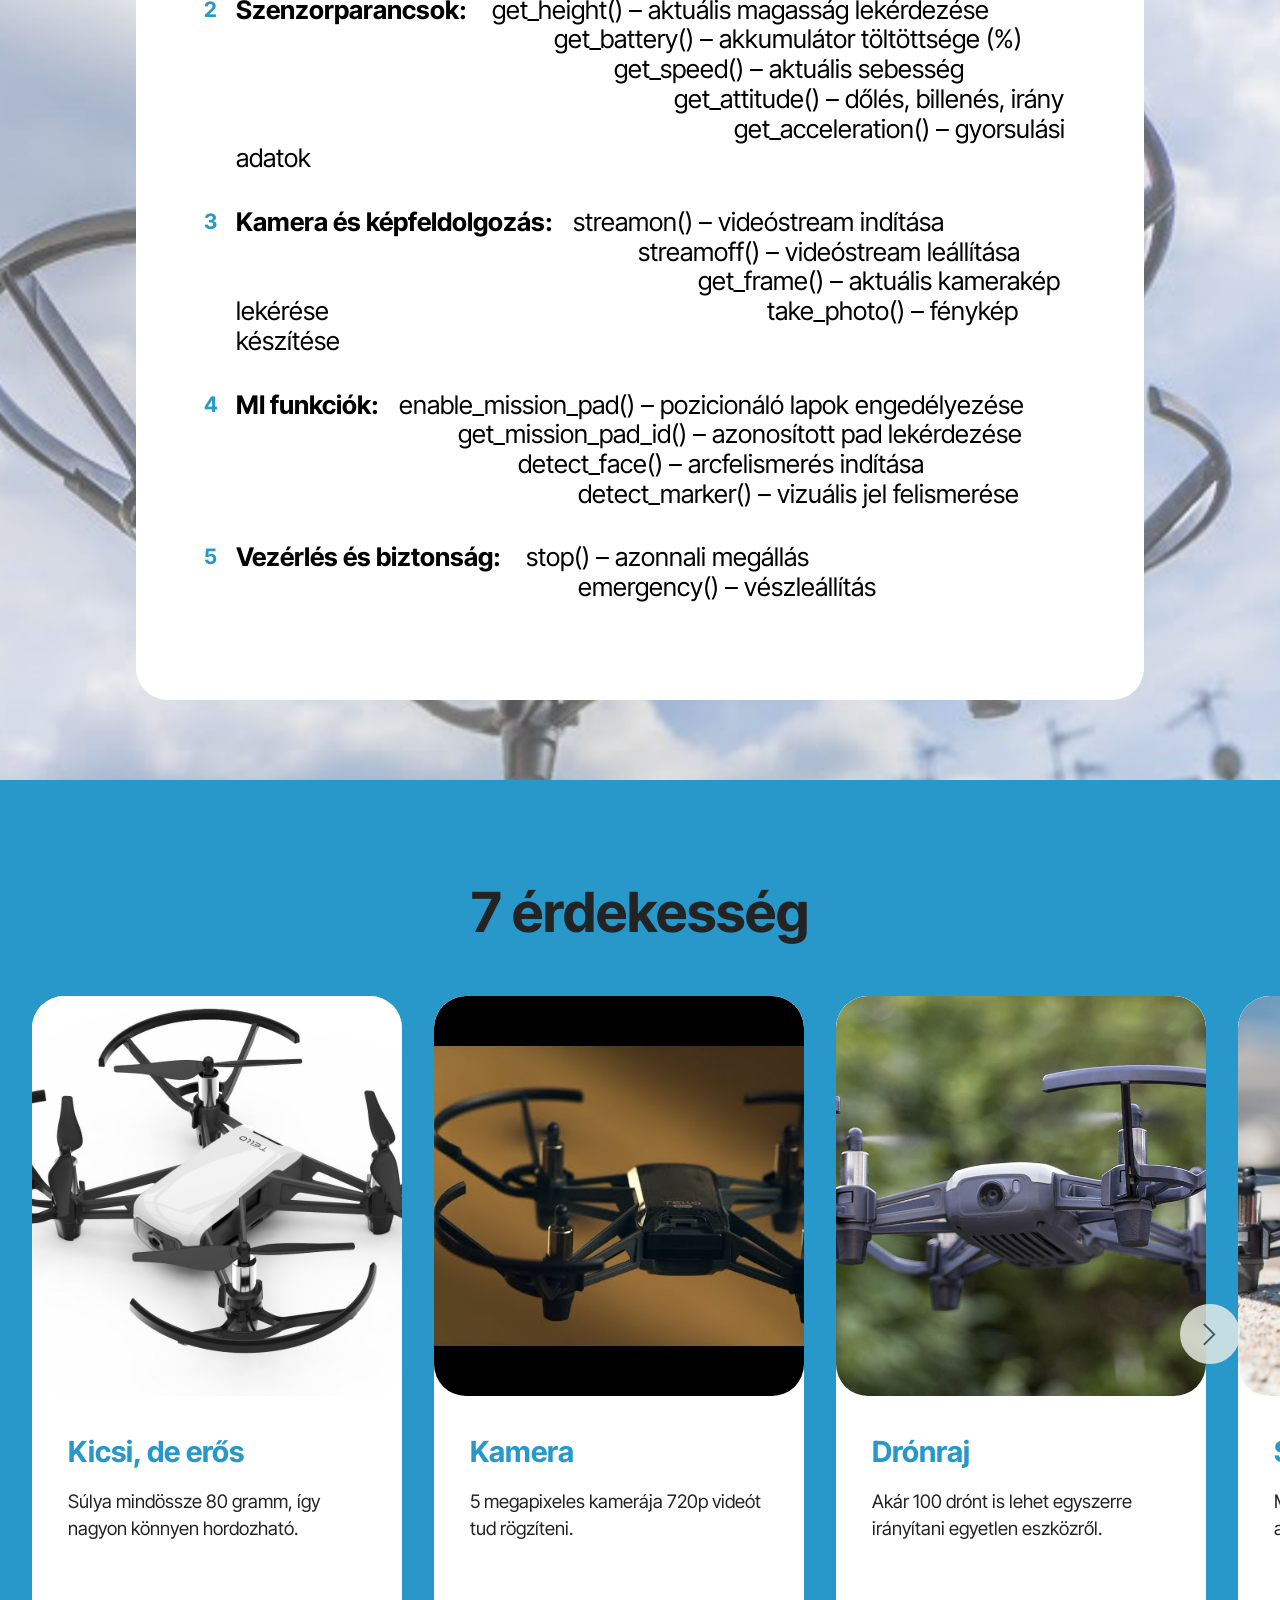
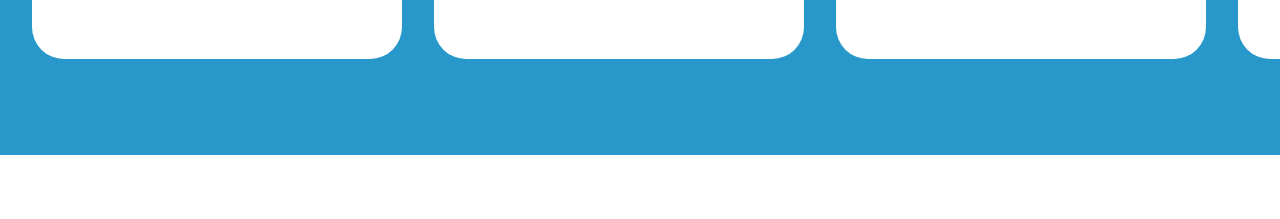
<file: Tello.html>
<!DOCTYPE html>
<html  >
<head>
  <!-- Site made with Mobirise Website Builder v6.1.5, https://mobirise.com -->
  <meta charset="UTF-8">
  <meta http-equiv="X-UA-Compatible" content="IE=edge">
  <meta name="generator" content="Mobirise v6.1.5, mobirise.com">
  <meta name="viewport" content="width=device-width, initial-scale=1, minimum-scale=1">
  <link rel="shortcut icon" href="assets/images/mbr.png" type="image/x-icon">
  <meta name="description" content="">
  
  
  <title>DJI Tello EDU</title>
  <link rel="stylesheet" href="assets/web/assets/mobirise-icons2/mobirise2.css">
  <link rel="stylesheet" href="assets/bootstrap/css/bootstrap.min.css">
  <link rel="stylesheet" href="assets/parallax/jarallax.css">
  <link rel="stylesheet" href="assets/animatecss/animate.css">
  <link rel="stylesheet" href="assets/dropdown/css/style.css">
  <link rel="stylesheet" href="assets/theme/css/style.css">
  <link rel="preload" href="https://fonts.googleapis.com/css?family=Inter+Tight:100,200,300,400,500,600,700,800,900,100i,200i,300i,400i,500i,600i,700i,800i,900i&display=swap" as="style" onload="this.onload=null;this.rel='stylesheet'">
  <noscript><link rel="stylesheet" href="https://fonts.googleapis.com/css?family=Inter+Tight:100,200,300,400,500,600,700,800,900,100i,200i,300i,400i,500i,600i,700i,800i,900i&display=swap"></noscript>
  <link rel="preload" as="style" href="assets/mobirise/css/mbr-additional.css?v=SJUv0N"><link rel="stylesheet" href="assets/mobirise/css/mbr-additional.css?v=SJUv0N" type="text/css">

  
  
  
</head>
<body>
  
  <section data-bs-version="5.1" class="menu menu1 cid-v7rs1GnA71" once="menu" id="menu01-j">
	

	<nav class="navbar navbar-dropdown navbar-fixed-top navbar-expand-lg">
		<div class="container">
			<div class="navbar-brand">
				<span class="navbar-logo">
					<a href="https://mobiri.se">
						<img src="assets/images/mbr.png" alt="Mobirise Website Builder" style="height: 3.5rem;">
					</a>
				</span>
				<span class="navbar-caption-wrap"><a class="navbar-caption text-black text-primary display-4" href="index.html">Drónprogramozás</a></span>
			</div>
			<button class="navbar-toggler" type="button" data-toggle="collapse" data-bs-toggle="collapse" data-target="#navbarSupportedContent" data-bs-target="#navbarSupportedContent" aria-controls="navbarNavAltMarkup" aria-expanded="false" aria-label="Toggle navigation">
				<div class="hamburger">
					<span></span>
					<span></span>
					<span></span>
					<span></span>
				</div>
			</button>
			<div class="collapse navbar-collapse" id="navbarSupportedContent">
				<ul class="navbar-nav nav-dropdown nav-right" data-app-modern-menu="true"><li class="nav-item">
						<a class="nav-link link text-info text-primary display-7" href="bevezeto.html"><span class="mobi-mbri mobi-mbri-search mbr-iconfont mbr-iconfont-btn"></span>Bevezető</a>
					</li>
					<li class="nav-item">
						<a class="nav-link link text-info text-primary display-7" href="dronok_oktatas.html" aria-expanded="false"><span class="mobi-mbri mobi-mbri-idea mbr-iconfont mbr-iconfont-btn"></span>Drónok az oktatásban</a>
					</li>
					<li class="nav-item dropdown">
						<a class="nav-link link dropdown-toggle text-info display-7" href="page3.html" data-toggle="dropdown-submenu" data-bs-toggle="dropdown" data-bs-auto-close="outside" aria-expanded="false"><span class="mobi-mbri mobi-mbri-map-pin mbr-iconfont mbr-iconfont-btn"></span>Drónok</a><div class="dropdown-menu" aria-labelledby="dropdown-530"><a class="dropdown-item text-info text-primary display-7" href="TT.html">DJI RoboMaster TT</a><a class="show dropdown-item text-info text-primary display-7" href="Tello.html">DJI Tello EDU</a><a class="show dropdown-item text-info text-primary display-7" href="CoDrone.html">CoDrone EDU</a><a class="show dropdown-item text-info text-primary display-7" href="Crazy.html">Crazyflie</a><a class="show dropdown-item text-info text-primary display-7" href="foci.html">Skykick - Drone Soccer</a></div>
					</li><li class="nav-item"><a class="nav-link link text-info show text-primary display-7" href="feladatok.html"><span class="mobi-mbri mobi-mbri-contact-form mbr-iconfont mbr-iconfont-btn"></span>Feladatok</a></li></ul>
				
				
			</div>
		</div>
	</nav>
</section>

<section data-bs-version="5.1" class="header16 cid-v7VKroczel mbr-parallax-background" id="header17-17">
  
  
  <div class="container-fluid">
    <div class="row">
      <div class="content-wrap col-12 col-md-12">
        <h1 class="mbr-section-title mbr-fonts-style mbr-white mb-4 display-1"><strong><em>DJI Tello EDU</em></strong></h1>
        
        
        <div class="mbr-section-btn"><a class="btn btn-warning-outline display-7" href="https://youtu.be/eOIJdZLa020?si=Ik5ZwaFm5aIFJUyK" target="_blank">Videó</a></div>
      </div>
    </div>
  </div>
</section>

<section data-bs-version="5.1" class="features5 cid-v7VKrE0MsC" id="features05-18">
  

  
  
  <div class="container">
    <div class="row mb-5 justify-content-center">
      <div class="col-12 content-head">
        
        <h2 class="mbr-section-subtitle mbr-fonts-style align-center mb-0 mt-4 display-2"><strong><em>Tanulás, programozás és innováció egyetlen drónban!</em></strong></h2>
      </div>
    </div>
    <div class="row">
      
      <div class="item features-without-image col-12 col-md-6 col-lg-4 item-mb active">
        <div class="item-wrapper">
          <div class="card-box align-left">
            <div class="iconfont-wrapper">
              <span class="mbr-iconfont mobi-mbri-android mobi-mbri"></span>
            </div>
            
            <p class="card-text mbr-fonts-style display-7">
              A <strong>DJI RoboMaster TT</strong> <strong>(Tello Talent) </strong>egy oktatásra tervezett, sokoldalú drónrobot, amely ideális választás iskolák, szakkörök és <strong>STEM programok</strong> számára. A <strong>RoboMaster TT</strong> ötvözi a játékos tanulást a valós technológiai kihívásokkal, miközben fejleszti a diákok programozási, problémamegoldó és kreatív gondolkodási készségeit.
            </p>

            
          </div>
        </div>
      </div><div class="item features-without-image col-12 col-md-6 col-lg-4 item-mb">
        <div class="item-wrapper">
          <div class="card-box align-left">
            <div class="iconfont-wrapper">
              <span class="mbr-iconfont mobi-mbri-growing-chart mobi-mbri"></span>
            </div>
            
            <p class="card-text mbr-fonts-style display-7">•<strong>Programozható több nyelven:</strong> támogatja a Scratch, Python és Swift alapú fejlesztést, így kezdők és haladók számára egyaránt kiváló.<br>•<strong>MI-alapú funkciók:</strong> arcfelismerés, objektumkövetés és pozicionálás segíti a mesterséges intelligencia megértését.<br>•<strong>Moduláris és bővíthető:</strong> különféle szenzorokkal és kiegészítőkkel (pl. távolságmérő, vonalkövető) könnyen testre szabható.<br></p>

            
          </div>
        </div>
      </div><div class="item features-without-image col-12 col-md-6 col-lg-4 item-mb">
        <div class="item-wrapper">
          <div class="card-box align-left">
            <div class="iconfont-wrapper">
              <span class="mbr-iconfont mobi-mbri-hearth mobi-mbri"></span>
            </div>
            
            <p class="card-text mbr-fonts-style display-7">
              A <strong>RoboMaster TT</strong> kiváló alapot biztosít robotikai versenyekre, bemutatókra és projektalapú tanulásra. A különböző kihívások – <strong>például pályakövetés, célazonosítás vagy autonóm repülési feladatok</strong> – motiválóvá és izgalmassá teszik a tanulást.
            </p>

            
          </div>
        </div>
      </div>
      
    </div>
  </div>
</section>

<section data-bs-version="5.1" class="features030 cid-v7VKrNL61U" id="features030-19">
    
    
    <div class="mbr-overlay" style="opacity: 0.3; background-color: rgb(255, 255, 255);"></div>
    <div class="container">
        <div class="row justify-content-center">
            <div class="col-md-12 content-head mb-5">
                <h1 class="mbr-section-title mbr-fonts-style mb-0 display-1"><strong>Miből áll ?</strong></h1>
                
            </div>
        </div>
        <div class="row justify-content-center  blockContent">
            <div class="col-12 col-lg">
                <div class="item-wrapper align-left">
                    <div class="mbr-text counter-container mbr-fonts-style display-4">
                        <ol>
                            <li><strong>Tello EDU drón:&nbsp;</strong><span style="font-size: 1.6rem;">Stabil, könnyű, beltéri használatra tervezett oktatási drón.</span></li><li><strong style="font-size: 1.6rem;">Beépített kamera:&nbsp;</strong><span style="font-size: 1.6rem;">Élőképes megfigyeléshez és programozási feladatokhoz.</span></li><li><strong style="font-size: 1.6rem;">Intelligens szenzorok:&nbsp;</strong><span style="font-size: 1.6rem;">Magasság- és mozgásérzékelők a pontos irányításhoz.</span></li><li><strong style="font-size: 1.6rem;">Programozható vezérlés:&nbsp;</strong><span style="font-size: 1.6rem;">Scratch, Python és Swift támogatás.</span></li><li><strong style="font-size: 1.6rem;">EDU funkciók (Mission Pad):&nbsp;</strong><span style="font-size: 1.6rem;">Pozíciófelismerés és automatizált feladatvégrehajtás.</span></li><li><strong style="font-size: 1.6rem;">Akkumulátor:&nbsp;</strong><span style="font-size: 1.6rem;">Újratölthető, cserélhető energiaforrás.</span></li></ol>
                    </div>
                </div>
            </div>
            <div class="col-12 col-lg-6">
                <div class="image-wrapper mb-4">
                    <img class="w-100" src="assets/images/41vjglgiwgl.-ac-uf8941000-ql80-.jpg" alt="Mobirise Website Builder">
                </div>
            </div>

        </div>
    </div>
</section>

<section data-bs-version="5.1" class="article07 cid-v7VKs2iUow mbr-parallax-background" id="article19-1a">
  

  
  <div class="mbr-overlay" style="opacity: 0.3; background-color: rgb(255, 255, 255);">
  </div>
  <div class="container">
    <div class="row justify-content-center">
      <div class="card col-md-12 col-lg-10">
        <div class="card-wrapper">
          <div class="col-12 content-head mt-3">
            <h3 class="mbr-section-title mbr-fonts-style align-center mb-0 display-2"><strong>Fő parancsok Pythonhoz:</strong></h3>
            
          </div>
          <div class="card-box align-left mt-4">
            <div class="mbr-text counter-container mbr-fonts-style display-4">
              <ol>
                <li><strong>Alapvető repülési parancsok:&nbsp; &nbsp;&nbsp;</strong><span style="font-size: 1.6rem;">takeoff() – felszállál&nbsp; &nbsp; &nbsp; &nbsp; &nbsp; &nbsp; &nbsp; &nbsp; &nbsp; &nbsp; &nbsp; &nbsp; &nbsp; &nbsp; &nbsp; &nbsp; &nbsp; &nbsp; &nbsp; &nbsp; &nbsp; &nbsp; &nbsp; &nbsp; &nbsp; &nbsp; &nbsp; &nbsp; &nbsp; &nbsp; &nbsp; &nbsp; &nbsp; &nbsp; &nbsp; &nbsp; &nbsp; &nbsp; &nbsp; &nbsp; &nbsp; &nbsp; &nbsp; &nbsp; &nbsp; &nbsp; &nbsp; &nbsp; &nbsp; &nbsp; &nbsp; &nbsp; &nbsp; &nbsp; &nbsp; &nbsp; &nbsp; &nbsp; &nbsp;</span><span style="font-size: 1.6rem;">land() – leszállás&nbsp; &nbsp; &nbsp; &nbsp; &nbsp; &nbsp; &nbsp; &nbsp; &nbsp; &nbsp; &nbsp; &nbsp; &nbsp; &nbsp; &nbsp; &nbsp; &nbsp; &nbsp; &nbsp; &nbsp; &nbsp; &nbsp; &nbsp; &nbsp; &nbsp; &nbsp; &nbsp; &nbsp; &nbsp; &nbsp; &nbsp; &nbsp; &nbsp; &nbsp; &nbsp; &nbsp; &nbsp; &nbsp; &nbsp; &nbsp; &nbsp; &nbsp; &nbsp; &nbsp; &nbsp; &nbsp; &nbsp; &nbsp; &nbsp; &nbsp; &nbsp; &nbsp; &nbsp; &nbsp; &nbsp; &nbsp; &nbsp; &nbsp; &nbsp; &nbsp; &nbsp;</span><span style="font-size: 1.6rem;">forward(x) – előre mozgás (cm)&nbsp; &nbsp; &nbsp; &nbsp; &nbsp; &nbsp; &nbsp; &nbsp; &nbsp; &nbsp; &nbsp; &nbsp; &nbsp; &nbsp; &nbsp; &nbsp; &nbsp; &nbsp; &nbsp; &nbsp; &nbsp; &nbsp; &nbsp; &nbsp; &nbsp; &nbsp; &nbsp; &nbsp; &nbsp; &nbsp; &nbsp; &nbsp; &nbsp; &nbsp; &nbsp; &nbsp; &nbsp; &nbsp; &nbsp; &nbsp; &nbsp; &nbsp; &nbsp; &nbsp; &nbsp; &nbsp; &nbsp;</span><span style="font-size: 1.6rem;">back(x) – hátra mozgás (cm)&nbsp; &nbsp; &nbsp; &nbsp; &nbsp; &nbsp; &nbsp; &nbsp; &nbsp; &nbsp; &nbsp; &nbsp; &nbsp; &nbsp; &nbsp; &nbsp; &nbsp; &nbsp; &nbsp; &nbsp; &nbsp; &nbsp; &nbsp; &nbsp; &nbsp; &nbsp; &nbsp; &nbsp; &nbsp; &nbsp; &nbsp; &nbsp; &nbsp; &nbsp; &nbsp; &nbsp; &nbsp; &nbsp; &nbsp; &nbsp; &nbsp; &nbsp; &nbsp; &nbsp; &nbsp; &nbsp; &nbsp; &nbsp; &nbsp; &nbsp;</span><span style="font-size: 1.6rem;">left(x) – balra mozgás (cm)&nbsp; &nbsp; &nbsp; &nbsp; &nbsp; &nbsp; &nbsp; &nbsp; &nbsp; &nbsp; &nbsp; &nbsp; &nbsp; &nbsp; &nbsp; &nbsp; &nbsp; &nbsp; &nbsp; &nbsp; &nbsp; &nbsp; &nbsp; &nbsp; &nbsp; &nbsp; &nbsp; &nbsp; &nbsp; &nbsp; &nbsp; &nbsp; &nbsp; &nbsp; &nbsp; &nbsp; &nbsp; &nbsp; &nbsp; &nbsp; &nbsp; &nbsp; &nbsp; &nbsp; &nbsp; &nbsp; &nbsp; &nbsp; &nbsp; &nbsp; &nbsp; &nbsp;</span><span style="font-size: 1.6rem;">right(x) – jobbra mozgás (cm)&nbsp; &nbsp; &nbsp; &nbsp; &nbsp; &nbsp; &nbsp; &nbsp; &nbsp; &nbsp; &nbsp; &nbsp; &nbsp; &nbsp; &nbsp; &nbsp; &nbsp; &nbsp; &nbsp; &nbsp; &nbsp; &nbsp; &nbsp; &nbsp; &nbsp; &nbsp; &nbsp; &nbsp; &nbsp; &nbsp; &nbsp; &nbsp; &nbsp; &nbsp; &nbsp; &nbsp; &nbsp; &nbsp; &nbsp; &nbsp; &nbsp; &nbsp; &nbsp; &nbsp; &nbsp; &nbsp; &nbsp; &nbsp; &nbsp;</span><span style="font-size: 1.6rem;">up(x) – emelkedés (cm)&nbsp; &nbsp; &nbsp; &nbsp; &nbsp; &nbsp; &nbsp; &nbsp; &nbsp; &nbsp; &nbsp; &nbsp; &nbsp; &nbsp; &nbsp; &nbsp; &nbsp; &nbsp; &nbsp; &nbsp; &nbsp; &nbsp; &nbsp; &nbsp; &nbsp; &nbsp; &nbsp; &nbsp; &nbsp; &nbsp; &nbsp; &nbsp; &nbsp; &nbsp; &nbsp; &nbsp; &nbsp; &nbsp; &nbsp; &nbsp; &nbsp; &nbsp; &nbsp; &nbsp; &nbsp; &nbsp; &nbsp; &nbsp; &nbsp; &nbsp; &nbsp; &nbsp; &nbsp; &nbsp;</span><span style="font-size: 1.6rem;">down(x) – süllyedés (cm)&nbsp; &nbsp; &nbsp; &nbsp; &nbsp; &nbsp; &nbsp; &nbsp; &nbsp; &nbsp; &nbsp; &nbsp; &nbsp; &nbsp; &nbsp; &nbsp; &nbsp; &nbsp; &nbsp; &nbsp; &nbsp; &nbsp; &nbsp; &nbsp; &nbsp; &nbsp; &nbsp; &nbsp; &nbsp; &nbsp; &nbsp; &nbsp; &nbsp; &nbsp; &nbsp; &nbsp; &nbsp; &nbsp; &nbsp; &nbsp; &nbsp; &nbsp; &nbsp; &nbsp; &nbsp; &nbsp; &nbsp; &nbsp; &nbsp; &nbsp; &nbsp; &nbsp; &nbsp;</span><span style="font-size: 1.6rem;">cw(x) – forgás (fok)</span></li><li><strong style="font-size: 1.6rem;">Szenzorparancsok:&nbsp; &nbsp; &nbsp;</strong><span style="font-size: 1.6rem;">get_height() – aktuális magasság lekérdezése&nbsp; &nbsp; &nbsp; &nbsp; &nbsp; &nbsp; &nbsp; &nbsp; &nbsp; &nbsp; &nbsp; &nbsp; &nbsp; &nbsp; &nbsp; &nbsp; &nbsp; &nbsp; &nbsp; &nbsp; &nbsp; &nbsp; &nbsp; &nbsp; &nbsp; &nbsp; &nbsp; &nbsp; &nbsp; &nbsp; &nbsp; &nbsp; &nbsp; &nbsp; &nbsp;</span><span style="font-size: 1.6rem;">get_battery() – akkumulátor töltöttsége (%)&nbsp; &nbsp; &nbsp; &nbsp; &nbsp; &nbsp; &nbsp; &nbsp; &nbsp; &nbsp; &nbsp; &nbsp; &nbsp; &nbsp; &nbsp; &nbsp; &nbsp; &nbsp; &nbsp; &nbsp; &nbsp; &nbsp; &nbsp; &nbsp; &nbsp; &nbsp; &nbsp; &nbsp; &nbsp; &nbsp; &nbsp; &nbsp; &nbsp; &nbsp; &nbsp; &nbsp; &nbsp;</span><span style="font-size: 1.6rem;">get_speed() – aktuális sebesség&nbsp; &nbsp; &nbsp; &nbsp; &nbsp; &nbsp; &nbsp; &nbsp; &nbsp; &nbsp; &nbsp; &nbsp; &nbsp; &nbsp; &nbsp; &nbsp; &nbsp; &nbsp; &nbsp; &nbsp; &nbsp; &nbsp; &nbsp; &nbsp; &nbsp; &nbsp; &nbsp; &nbsp; &nbsp; &nbsp; &nbsp; &nbsp; &nbsp; &nbsp; &nbsp; &nbsp; &nbsp; &nbsp; &nbsp; &nbsp; &nbsp; &nbsp; &nbsp; &nbsp; &nbsp; &nbsp; &nbsp;</span><span style="font-size: 1.6rem;">get_attitude() – dőlés, billenés, irány&nbsp; &nbsp; &nbsp; &nbsp; &nbsp; &nbsp; &nbsp; &nbsp; &nbsp; &nbsp; &nbsp; &nbsp; &nbsp; &nbsp; &nbsp; &nbsp; &nbsp; &nbsp; &nbsp; &nbsp; &nbsp; &nbsp; &nbsp; &nbsp; &nbsp; &nbsp; &nbsp; &nbsp; &nbsp; &nbsp; &nbsp; &nbsp; &nbsp; &nbsp; &nbsp; &nbsp; &nbsp; &nbsp; &nbsp; &nbsp; &nbsp; &nbsp; &nbsp;</span><span style="font-size: 1.6rem;">get_acceleration() – gyorsulási adatok</span></li><li><strong style="font-size: 1.6rem;">Kamera és képfeldolgozás:&nbsp; &nbsp;&nbsp;</strong><span style="font-size: 1.6rem;">streamon() – videóstream indítása&nbsp; &nbsp; &nbsp; &nbsp; &nbsp; &nbsp; &nbsp; &nbsp; &nbsp; &nbsp; &nbsp; &nbsp; &nbsp; &nbsp; &nbsp; &nbsp; &nbsp; &nbsp; &nbsp; &nbsp; &nbsp; &nbsp; &nbsp; &nbsp; &nbsp; &nbsp; &nbsp; &nbsp; &nbsp; &nbsp; &nbsp; &nbsp; &nbsp; &nbsp; &nbsp; &nbsp; &nbsp; &nbsp; &nbsp; &nbsp; &nbsp; &nbsp; &nbsp; &nbsp; &nbsp;</span><span style="font-size: 1.6rem;">streamoff() – videóstream leállítása&nbsp; &nbsp; &nbsp; &nbsp; &nbsp; &nbsp; &nbsp; &nbsp; &nbsp; &nbsp; &nbsp; &nbsp; &nbsp; &nbsp; &nbsp; &nbsp; &nbsp; &nbsp; &nbsp; &nbsp; &nbsp; &nbsp; &nbsp; &nbsp; &nbsp; &nbsp; &nbsp; &nbsp; &nbsp; &nbsp; &nbsp; &nbsp; &nbsp; &nbsp; &nbsp; &nbsp; &nbsp; &nbsp; &nbsp; &nbsp; &nbsp; &nbsp; &nbsp; &nbsp;</span><span style="font-size: 1.6rem;">get_frame() – aktuális kamerakép lekérése&nbsp; &nbsp; &nbsp; &nbsp; &nbsp; &nbsp; &nbsp; &nbsp; &nbsp; &nbsp; &nbsp; &nbsp; &nbsp; &nbsp; &nbsp; &nbsp; &nbsp; &nbsp; &nbsp; &nbsp; &nbsp; &nbsp; &nbsp; &nbsp; &nbsp; &nbsp; &nbsp; &nbsp; &nbsp; &nbsp; &nbsp; &nbsp; &nbsp; &nbsp; &nbsp; &nbsp; &nbsp;</span><span style="font-size: 1.6rem;">take_photo() – fénykép készítése</span></li><li><strong style="font-size: 1.6rem;">MI funkciók:&nbsp; &nbsp;&nbsp;</strong><span style="font-size: 1.6rem;">enable_mission_pad() – pozicionáló lapok engedélyezése&nbsp; &nbsp; &nbsp; &nbsp; &nbsp; &nbsp; &nbsp; &nbsp; &nbsp; &nbsp; &nbsp; &nbsp; &nbsp; &nbsp; &nbsp; &nbsp; &nbsp; &nbsp; &nbsp; &nbsp; &nbsp; &nbsp; &nbsp; &nbsp;</span><span style="font-size: 1.6rem;">get_mission_pad_id() – azonosított pad lekérdezése&nbsp; &nbsp; &nbsp; &nbsp; &nbsp; &nbsp; &nbsp; &nbsp; &nbsp; &nbsp; &nbsp; &nbsp; &nbsp; &nbsp; &nbsp; &nbsp; &nbsp; &nbsp; &nbsp; &nbsp; &nbsp; &nbsp; &nbsp; &nbsp; &nbsp; &nbsp; &nbsp; &nbsp; &nbsp;</span><span style="font-size: 1.6rem;">detect_face() – arcfelismerés indítása&nbsp; &nbsp; &nbsp; &nbsp; &nbsp; &nbsp; &nbsp; &nbsp; &nbsp; &nbsp; &nbsp; &nbsp; &nbsp; &nbsp; &nbsp; &nbsp; &nbsp; &nbsp; &nbsp; &nbsp; &nbsp; &nbsp; &nbsp; &nbsp; &nbsp; &nbsp; &nbsp; &nbsp; &nbsp; &nbsp; &nbsp; &nbsp; &nbsp; &nbsp; &nbsp; &nbsp; &nbsp; &nbsp; &nbsp; &nbsp; &nbsp; &nbsp;</span><span style="font-size: 1.6rem;">detect_marker() – vizuális jel felismerése</span></li><li><strong style="font-size: 1.6rem;">Vezérlés és biztonság:&nbsp; &nbsp; &nbsp;</strong><span style="font-size: 1.6rem;">stop() – azonnali megállás&nbsp; &nbsp; &nbsp; &nbsp; &nbsp; &nbsp; &nbsp; &nbsp; &nbsp; &nbsp; &nbsp; &nbsp; &nbsp; &nbsp; &nbsp; &nbsp; &nbsp; &nbsp; &nbsp; &nbsp; &nbsp; &nbsp; &nbsp; &nbsp; &nbsp; &nbsp; &nbsp; &nbsp; &nbsp; &nbsp; &nbsp; &nbsp; &nbsp; &nbsp; &nbsp; &nbsp; &nbsp; &nbsp; &nbsp; &nbsp; &nbsp; &nbsp; &nbsp; &nbsp; &nbsp; &nbsp; &nbsp; &nbsp; &nbsp; &nbsp; &nbsp; &nbsp;</span><span style="font-size: 1.6rem;">emergency() – vészleállítás</span></li></ol>
            </div>
          </div>
        </div>
      </div>
    </div>
  </div>
</section>

<section data-bs-version="5.1" class="features017 mbr-embla cid-v8AJpJaBEf" id="features017-1u">
	
	
	<div class="position-relative">
		<div class="container-fluid">
			<div class="row justify-content-center">
				<div class="col-12 content-head">
					<div class="mbr-section-head mb-5">
						<h4 class="mbr-section-title mbr-fonts-style align-center mb-0 display-2"><strong>7 érdekesség</strong></h4>
						
					</div>
				</div>
			</div>
		</div>

		<div class="embla" data-skip-snaps="true" data-align="center" data-contain-scroll="trimSnaps" data-auto-play-interval="5" data-draggable="true">
			<div class="embla__viewport container-fluid">
				<div class="embla__container">
					<div class="embla__slide slider-image item active" style="margin-left: 1rem; margin-right: 1rem;">
						<div class="slide-content">
							<div class="item-img">
								<div class="item-wrapper">
									<img src="assets/images/tello.jpg" alt="Mobirise Website Builder" title="" data-slide-to="1" data-bs-slide-to="1">
								</div>
							</div>
							<div class="item-content">
								<h5 class="item-title mbr-fonts-style display-5"><strong>Kicsi, de erős</strong></h5>
								
								<p class="mbr-text mbr-fonts-style mt-3 display-7">
									Súlya mindössze 80 gramm, így nagyon könnyen hordozható.
								</p>
							</div>

							
						</div>
					</div>
					<div class="embla__slide slider-image item" style="margin-left: 1rem; margin-right: 1rem;">
						<div class="slide-content">
							<div class="item-img">
								<div class="item-wrapper">
									<img src="assets/images/sddefault-1.jpg" alt="Mobirise Website Builder" title="" data-slide-to="2" data-bs-slide-to="2">
								</div>
							</div>
							<div class="item-content">
								<h5 class="item-title mbr-fonts-style display-5"><strong>Kamera</strong></h5>
								
								<p class="mbr-text mbr-fonts-style mt-3 display-7">
									5 megapixeles kamerája 720p videót tud rögzíteni.
								</p>
							</div>
							
						</div>
					</div>
					<div class="embla__slide slider-image item" style="margin-left: 1rem; margin-right: 1rem;">
						<div class="slide-content">
							<div class="item-img">
								<div class="item-wrapper">
									<img src="assets/images/airbuzzone-drone-fp11.jpg" alt="Mobirise Website Builder" title="" data-slide-to="3" data-bs-slide-to="3">
								</div>
							</div>
							<div class="item-content">
								<h5 class="item-title mbr-fonts-style display-5"><strong>Drónraj</strong></h5>
								
								<p class="mbr-text mbr-fonts-style mt-3 display-7">
									Akár 100 drónt is lehet egyszerre irányítani egyetlen eszközről.
								</p>
							</div>
							
						</div>
					</div>
					<div class="embla__slide slider-image item" style="margin-left: 1rem; margin-right: 1rem;">
						<div class="slide-content">
							<div class="item-img">
								<div class="item-wrapper">
									<img src="assets/images/444188-17073-l2.jpg" alt="Mobirise Website Builder" title="" data-slide-to="4" data-bs-slide-to="4">
								</div>
							</div>
							<div class="item-content">
								<h5 class="item-title mbr-fonts-style display-5"><strong>Stabil</strong></h5>
								
								<p class="mbr-text mbr-fonts-style mt-3 display-7">
									Magasságtartó üzemmódja automatikusan stabilan tartja a drónt.
								</p>
							</div>
							
						</div>
					</div>
					<div class="embla__slide slider-image item" style="margin-left: 1rem; margin-right: 1rem;">
						<div class="slide-content">
							<div class="item-img">
								<div class="item-wrapper">
									<img src="assets/images/dsc07200.jpg" alt="Mobirise Website Builder" title="" data-slide-to="5" data-bs-slide-to="5">
								</div>
							</div>
							<div class="item-content">
								<h5 class="item-title mbr-fonts-style display-5"><strong>Gyorsaság</strong></h5>
								
								<p class="mbr-text mbr-fonts-style mt-3 display-7">
									Képes 2 m/s sebességgel repülni, ami gyorsnak számít a méretéhez képest.
								</p>
							</div>
							
						</div>
					</div>
					<div class="embla__slide slider-image item" style="margin-left: 1rem; margin-right: 1rem;">
						<div class="slide-content">
							<div class="item-img">
								<div class="item-wrapper">
									<img src="assets/images/hb7oyfa7mclxdfupvkfvhj.jpg" alt="Mobirise Website Builder" title="" data-slide-to="6" data-bs-slide-to="6">
								</div>
							</div>
							<div class="item-content">
								<h5 class="item-title mbr-fonts-style display-5"><strong>Akadály</strong></h5>
								
								<p class="mbr-text mbr-fonts-style mt-3 display-7">
									Lehetővé teszi a programozott akadálypályákon való navigálást.
								</p>
							</div>
							
						</div>
					</div>
					<div class="embla__slide slider-image item" style="margin-left: 1rem; margin-right: 1rem;">
						<div class="slide-content">
							<div class="item-img">
								<div class="item-wrapper">
									<img src="assets/images/tello-edu-drone-with-mission-pad.jpg" alt="Mobirise Website Builder" title="" data-slide-to="7" data-bs-slide-to="7">
								</div>
							</div>
							<div class="item-content">
								<h5 class="item-title mbr-fonts-style display-5"><strong>Tökéletes bemutatókhoz</strong></h5>
								
								<p class="mbr-text mbr-fonts-style mt-3 display-7">
									Kis mérete és egyszerű vezérlése miatt beltéren is biztonságosan használható.
								</p>
							</div>
							
						</div>
					</div>
					
				</div>
			</div>
			<button class="embla__button embla__button--prev">
				<span class="mobi-mbri mobi-mbri-arrow-prev mbr-iconfont" aria-hidden="true"></span>
				<span class="sr-only visually-hidden visually-hidden visually-hidden">Previous</span>
			</button>
			<button class="embla__button embla__button--next">
				<span class="mobi-mbri mobi-mbri-arrow-next mbr-iconfont" aria-hidden="true"></span>
				<span class="sr-only visually-hidden visually-hidden visually-hidden">Next</span>
			</button>
		</div>
	</div>
</section><section class="display-7" style="padding: 0;align-items: center;justify-content: center;flex-wrap: wrap;    align-content: center;display: flex;position: relative;height: 4rem;"><a href="https://mobiri.se/" style="flex: 1 1;height: 4rem;position: absolute;width: 100%;z-index: 1;"><img alt="" style="height: 4rem;" src="[data-uri]"></a><p style="margin: 0;text-align: center;" class="display-7">&#8204;</p><a style="z-index:1" href="https://mobirise.com"> Website Software</a></section><script src="assets/bootstrap/js/bootstrap.bundle.min.js"></script>  <script src="assets/parallax/jarallax.js"></script>  <script src="assets/smoothscroll/smooth-scroll.js"></script>  <script src="assets/ytplayer/index.js"></script>  <script src="assets/dropdown/js/navbar-dropdown.js"></script>  <script src="assets/embla/embla.min.js"></script>  <script src="assets/embla/script.js"></script>  <script src="assets/theme/js/script.js"></script>  
  
  
  <input name="animation" type="hidden">
  </body>
</html>
</file>
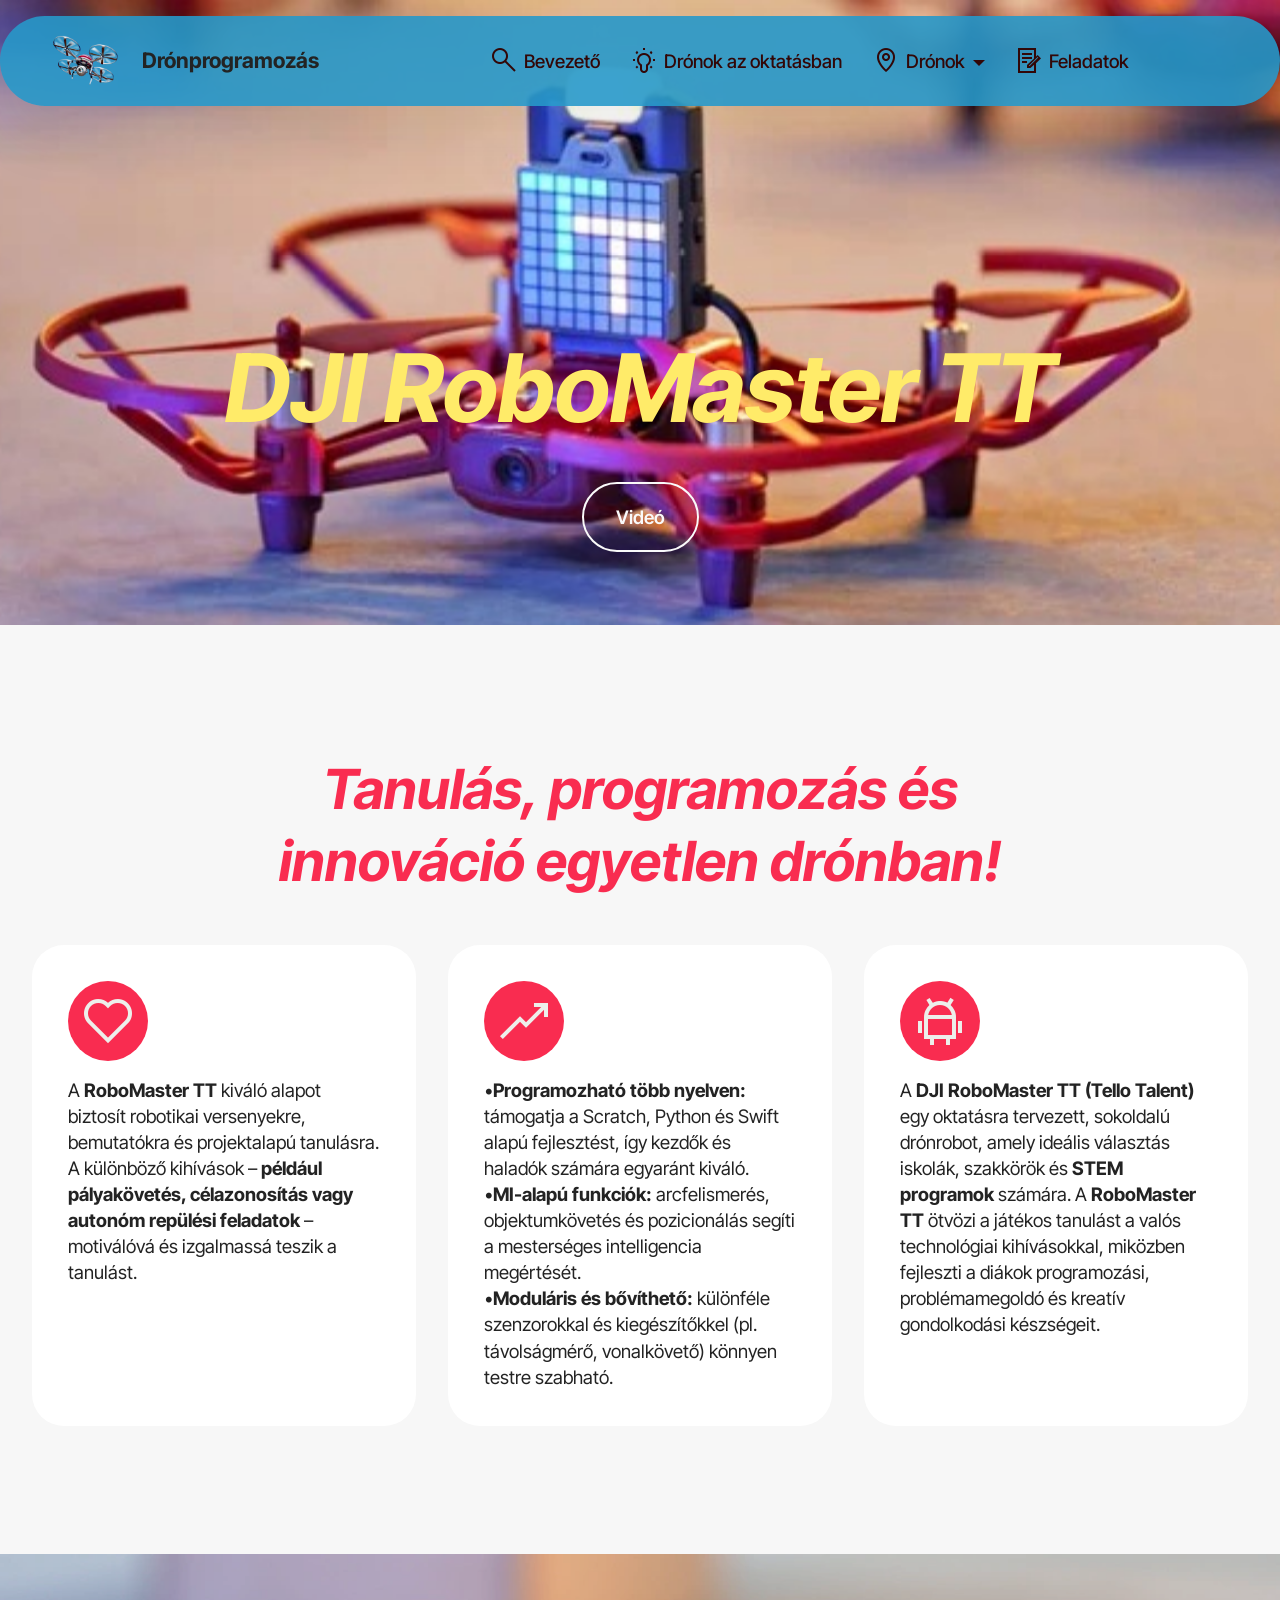
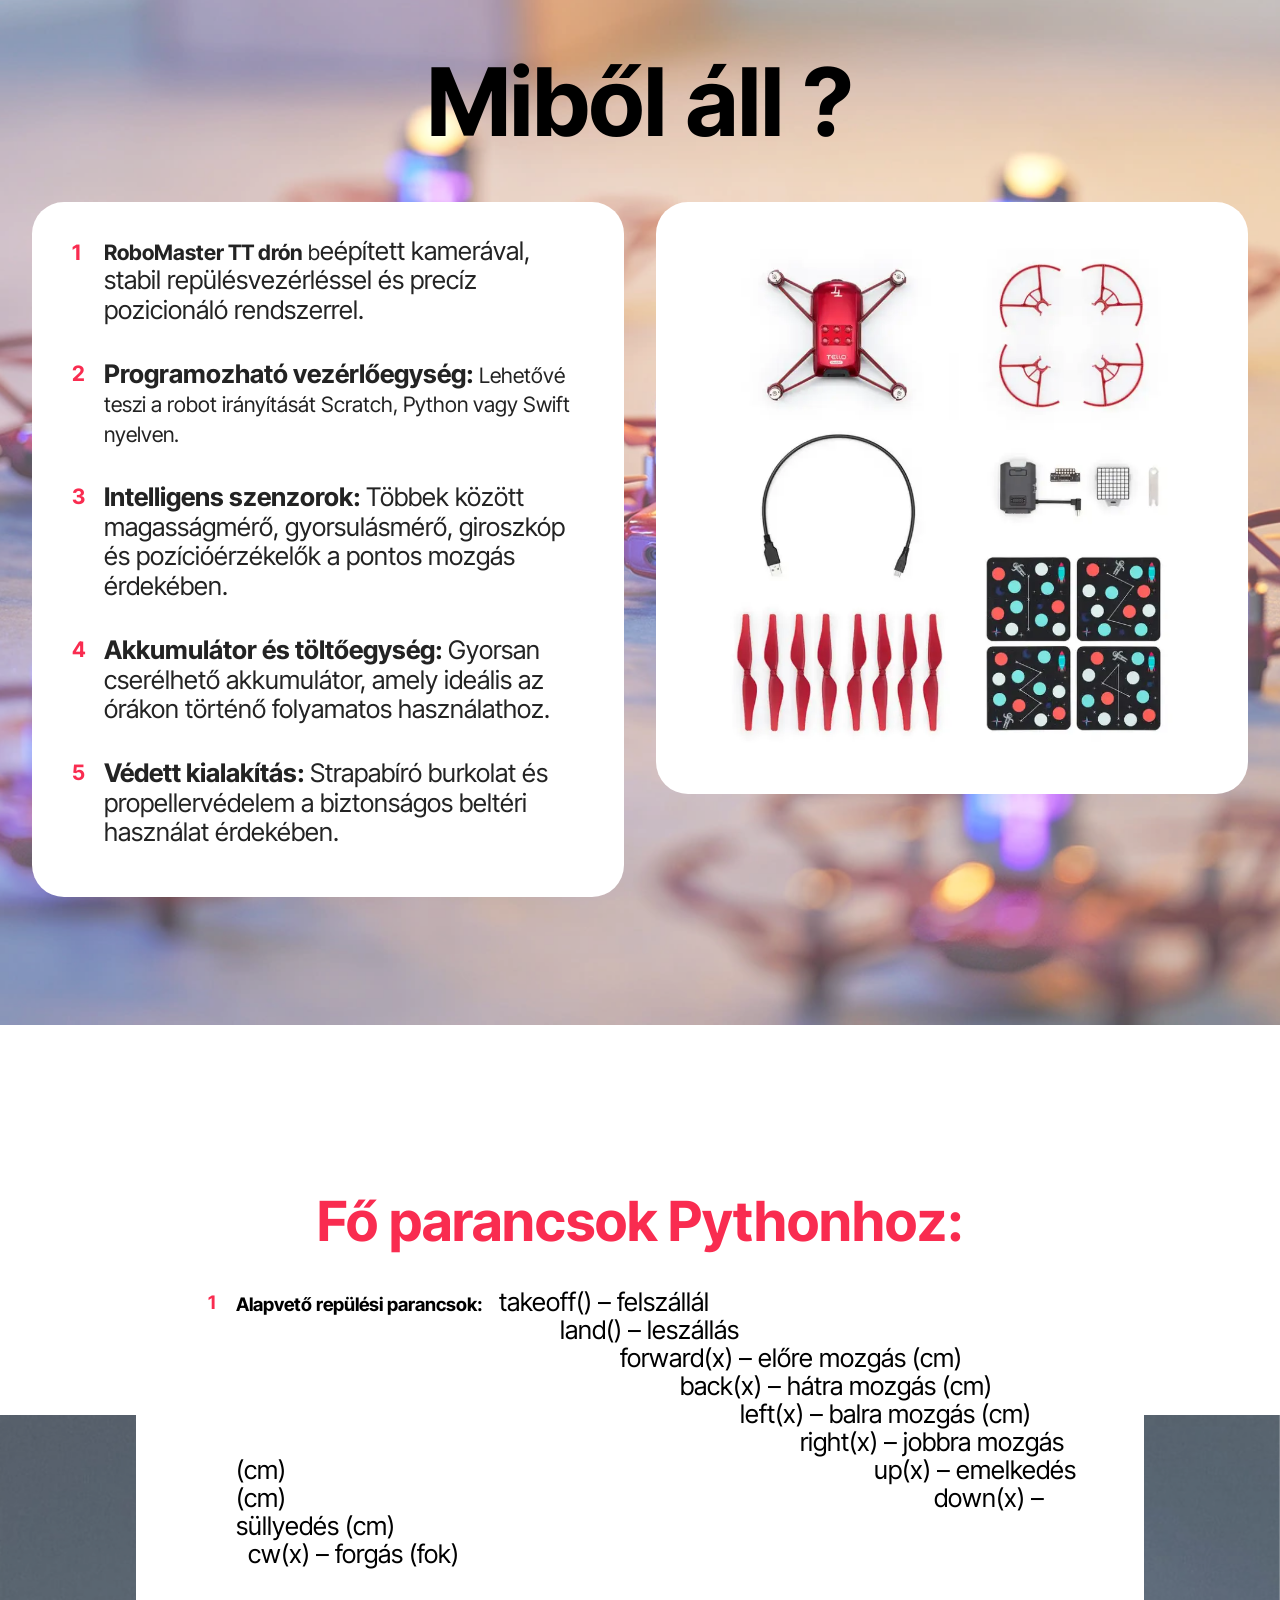
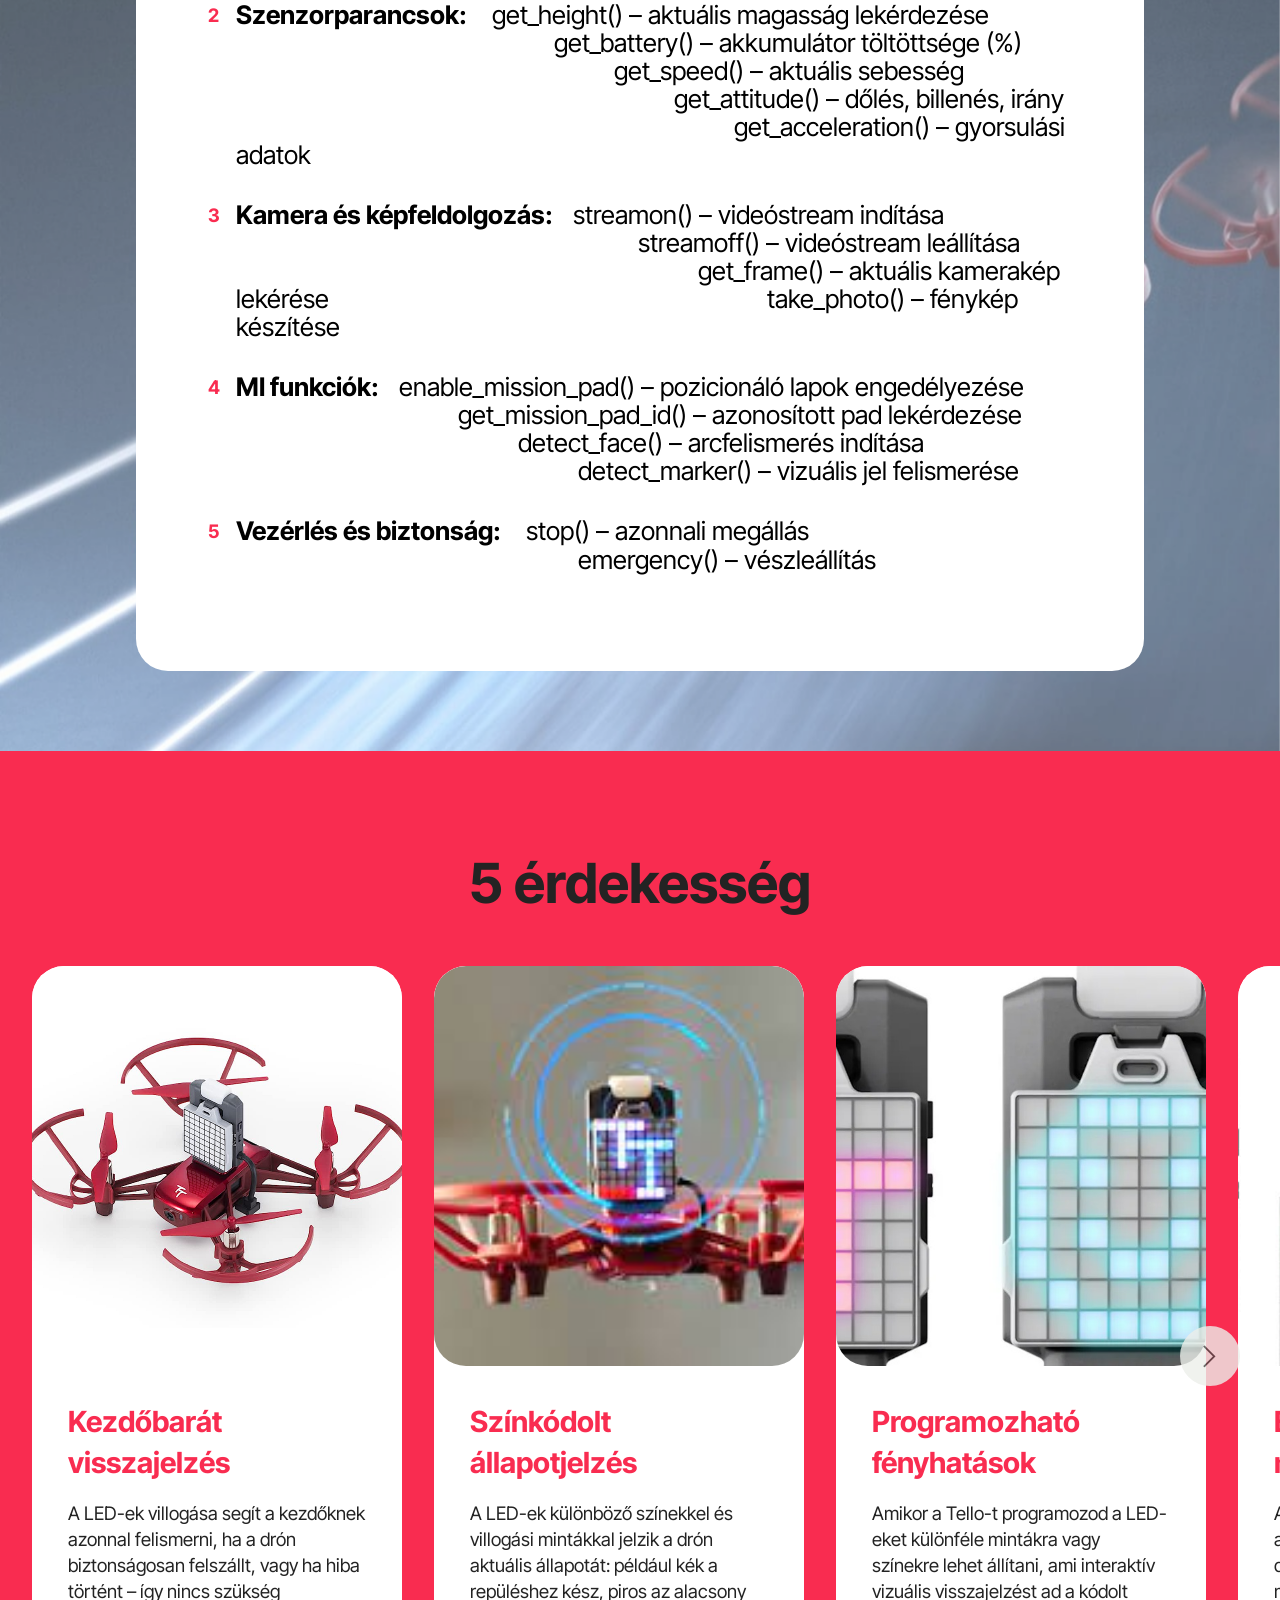
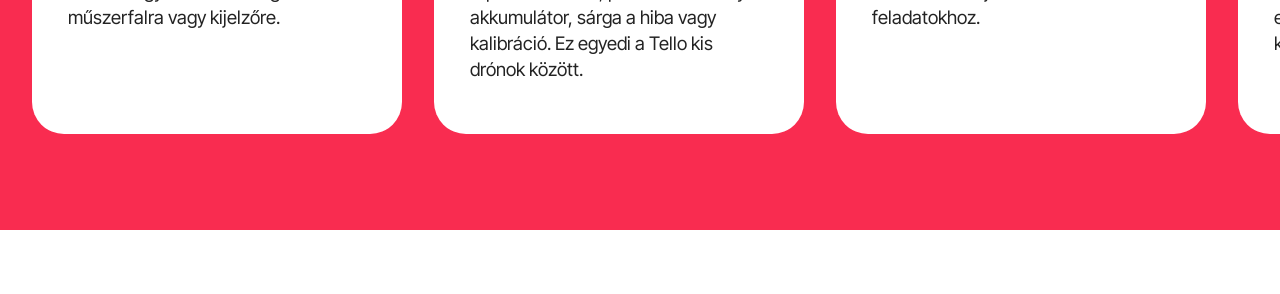
<file: TT.html>
<!DOCTYPE html>
<html  >
<head>
  <!-- Site made with Mobirise Website Builder v6.1.5, https://mobirise.com -->
  <meta charset="UTF-8">
  <meta http-equiv="X-UA-Compatible" content="IE=edge">
  <meta name="generator" content="Mobirise v6.1.5, mobirise.com">
  <meta name="viewport" content="width=device-width, initial-scale=1, minimum-scale=1">
  <link rel="shortcut icon" href="assets/images/mbr.png" type="image/x-icon">
  <meta name="description" content="">
  
  
  <title>DJI RoboMaster TT</title>
  <link rel="stylesheet" href="assets/web/assets/mobirise-icons2/mobirise2.css">
  <link rel="stylesheet" href="assets/bootstrap/css/bootstrap.min.css">
  <link rel="stylesheet" href="assets/parallax/jarallax.css">
  <link rel="stylesheet" href="assets/animatecss/animate.css">
  <link rel="stylesheet" href="assets/dropdown/css/style.css">
  <link rel="stylesheet" href="assets/theme/css/style.css">
  <link rel="preload" href="https://fonts.googleapis.com/css?family=Inter+Tight:100,200,300,400,500,600,700,800,900,100i,200i,300i,400i,500i,600i,700i,800i,900i&display=swap" as="style" onload="this.onload=null;this.rel='stylesheet'">
  <noscript><link rel="stylesheet" href="https://fonts.googleapis.com/css?family=Inter+Tight:100,200,300,400,500,600,700,800,900,100i,200i,300i,400i,500i,600i,700i,800i,900i&display=swap"></noscript>
  <link rel="preload" as="style" href="assets/mobirise/css/mbr-additional.css?v=OmDlX6"><link rel="stylesheet" href="assets/mobirise/css/mbr-additional.css?v=OmDlX6" type="text/css">

  
  
  
</head>
<body>
  
  <section data-bs-version="5.1" class="menu menu1 cid-v7rs1GnA71" once="menu" id="menu01-n">
	

	<nav class="navbar navbar-dropdown navbar-fixed-top navbar-expand-lg">
		<div class="container">
			<div class="navbar-brand">
				<span class="navbar-logo">
					<a href="https://mobiri.se">
						<img src="assets/images/mbr.png" alt="Mobirise Website Builder" style="height: 3.5rem;">
					</a>
				</span>
				<span class="navbar-caption-wrap"><a class="navbar-caption text-black text-primary display-4" href="index.html">Drónprogramozás</a></span>
			</div>
			<button class="navbar-toggler" type="button" data-toggle="collapse" data-bs-toggle="collapse" data-target="#navbarSupportedContent" data-bs-target="#navbarSupportedContent" aria-controls="navbarNavAltMarkup" aria-expanded="false" aria-label="Toggle navigation">
				<div class="hamburger">
					<span></span>
					<span></span>
					<span></span>
					<span></span>
				</div>
			</button>
			<div class="collapse navbar-collapse" id="navbarSupportedContent">
				<ul class="navbar-nav nav-dropdown nav-right" data-app-modern-menu="true"><li class="nav-item">
						<a class="nav-link link text-info text-primary display-7" href="bevezeto.html"><span class="mobi-mbri mobi-mbri-search mbr-iconfont mbr-iconfont-btn"></span>Bevezető</a>
					</li>
					<li class="nav-item">
						<a class="nav-link link text-info text-primary display-7" href="dronok_oktatas.html" aria-expanded="false"><span class="mobi-mbri mobi-mbri-idea mbr-iconfont mbr-iconfont-btn"></span>Drónok az oktatásban</a>
					</li>
					<li class="nav-item dropdown">
						<a class="nav-link link dropdown-toggle text-info display-7" href="page3.html" data-toggle="dropdown-submenu" data-bs-toggle="dropdown" data-bs-auto-close="outside" aria-expanded="false"><span class="mobi-mbri mobi-mbri-map-pin mbr-iconfont mbr-iconfont-btn"></span>Drónok</a><div class="dropdown-menu" aria-labelledby="dropdown-530"><a class="dropdown-item text-info text-primary display-7" href="TT.html">DJI RoboMaster TT</a><a class="show dropdown-item text-info text-primary display-7" href="Tello.html">DJI Tello EDU</a><a class="show dropdown-item text-info text-primary display-7" href="CoDrone.html">CoDrone EDU</a><a class="show dropdown-item text-info text-primary display-7" href="Crazy.html">Crazyflie</a><a class="show dropdown-item text-info text-primary display-7" href="foci.html">Skykick - Drone Soccer</a></div>
					</li><li class="nav-item"><a class="nav-link link text-info show text-primary display-7" href="feladatok.html"><span class="mobi-mbri mobi-mbri-contact-form mbr-iconfont mbr-iconfont-btn"></span>Feladatok</a></li></ul>
				
				
			</div>
		</div>
	</nav>
</section>

<section data-bs-version="5.1" class="header16 cid-v7VBaUBAdc mbr-parallax-background" id="header17-12">
  
  
  <div class="container-fluid">
    <div class="row">
      <div class="content-wrap col-12 col-md-12">
        <h1 class="mbr-section-title mbr-fonts-style mbr-white mb-4 display-1"><strong><em>DJI RoboMaster TT</em></strong></h1>
        
        
        <div class="mbr-section-btn"><a class="btn btn-white-outline display-7" href="https://youtu.be/qnJn6zHusSo?si=sbPkZdO9CpCF2lpa" target="_blank">Videó</a></div>
      </div>
    </div>
  </div>
</section>

<section data-bs-version="5.1" class="features5 cid-v7VBdEeWdA" id="features05-13">
  

  
  
  <div class="container">
    <div class="row mb-5 justify-content-center">
      <div class="col-12 content-head">
        
        <h2 class="mbr-section-subtitle mbr-fonts-style align-center mb-0 mt-4 display-2"><strong><em>Tanulás, programozás és innováció egyetlen drónban!</em></strong></h2>
      </div>
    </div>
    <div class="row">
      
      <div class="item features-without-image col-12 col-md-6 col-lg-4 item-mb active">
        <div class="item-wrapper">
          <div class="card-box align-left">
            <div class="iconfont-wrapper">
              <span class="mbr-iconfont mobi-mbri-hearth mobi-mbri"></span>
            </div>
            
            <p class="card-text mbr-fonts-style display-7">
              A <strong>RoboMaster TT</strong> kiváló alapot biztosít robotikai versenyekre, bemutatókra és projektalapú tanulásra. A különböző kihívások – <strong>például pályakövetés, célazonosítás vagy autonóm repülési feladatok</strong> – motiválóvá és izgalmassá teszik a tanulást.
            </p>

            
          </div>
        </div>
      </div><div class="item features-without-image col-12 col-md-6 col-lg-4 item-mb">
        <div class="item-wrapper">
          <div class="card-box align-left">
            <div class="iconfont-wrapper">
              <span class="mbr-iconfont mobi-mbri-growing-chart mobi-mbri"></span>
            </div>
            
            <p class="card-text mbr-fonts-style display-7">•<strong>Programozható több nyelven:</strong> támogatja a Scratch, Python és Swift alapú fejlesztést, így kezdők és haladók számára egyaránt kiváló.<br>•<strong>MI-alapú funkciók:</strong> arcfelismerés, objektumkövetés és pozicionálás segíti a mesterséges intelligencia megértését.<br>•<strong>Moduláris és bővíthető:</strong> különféle szenzorokkal és kiegészítőkkel (pl. távolságmérő, vonalkövető) könnyen testre szabható.<br></p>

            
          </div>
        </div>
      </div><div class="item features-without-image col-12 col-md-6 col-lg-4 item-mb">
        <div class="item-wrapper">
          <div class="card-box align-left">
            <div class="iconfont-wrapper">
              <span class="mbr-iconfont mobi-mbri-android mobi-mbri"></span>
            </div>
            
            <p class="card-text mbr-fonts-style display-7">
              A <strong>DJI RoboMaster TT</strong> <strong>(Tello Talent) </strong>egy oktatásra tervezett, sokoldalú drónrobot, amely ideális választás iskolák, szakkörök és <strong>STEM programok</strong> számára. A <strong>RoboMaster TT</strong> ötvözi a játékos tanulást a valós technológiai kihívásokkal, miközben fejleszti a diákok programozási, problémamegoldó és kreatív gondolkodási készségeit.
            </p>

            
          </div>
        </div>
      </div>
      
    </div>
  </div>
</section>

<section data-bs-version="5.1" class="features030 cid-v7VESkW3HS" id="features030-15">
    
    
    <div class="mbr-overlay" style="opacity: 0.3; background-color: rgb(255, 255, 255);"></div>
    <div class="container">
        <div class="row justify-content-center">
            <div class="col-md-12 content-head mb-5">
                <h1 class="mbr-section-title mbr-fonts-style mb-0 display-1"><strong>Miből áll ?</strong></h1>
                
            </div>
        </div>
        <div class="row justify-content-center  blockContent">
            <div class="col-12 col-lg">
                <div class="item-wrapper align-left">
                    <div class="mbr-text counter-container mbr-fonts-style display-4">
                        <ol>
                            <li><strong>RoboMaster TT drón</strong>&nbsp;b<span style="font-size: 1.6rem;">eépített kamerával, stabil repülésvezérléssel és precíz pozicionáló rendszerrel.&nbsp;</span></li><li><strong style="font-size: 1.6rem;">Programozható vezérlőegység:&nbsp;</strong>Lehetővé teszi a robot irányítását Scratch, Python vagy Swift nyelven.</li><li><strong style="font-size: 1.6rem;">Intelligens szenzorok:&nbsp;</strong><span style="font-size: 1.6rem;">Többek között magasságmérő, gyorsulásmérő, giroszkóp és pozícióérzékelők a pontos mozgás érdekében.</span></li><li><strong style="font-size: 1.6rem;">Akkumulátor és töltőegység:&nbsp;</strong><span style="font-size: 1.6rem;">Gyorsan cserélhető akkumulátor, amely ideális az órákon történő folyamatos használathoz.</span></li><li><strong style="font-size: 1.6rem;">Védett kialakítás:&nbsp;</strong><span style="font-size: 1.6rem;">Strapabíró burkolat és propellervédelem a biztonságos beltéri használat érdekében.</span></li></ol>
                    </div>
                </div>
            </div>
            <div class="col-12 col-lg-6">
                <div class="image-wrapper mb-4">
                    <img class="w-100" src="assets/images/robomaster-tello-tt-talent-550.jpg" alt="Mobirise Website Builder">
                </div>
            </div>

        </div>
    </div>
</section>

<section data-bs-version="5.1" class="article07 cid-v7VGfqH0cX mbr-parallax-background" id="article19-16">
  

  
  <div class="mbr-overlay" style="opacity: 0.3; background-color: rgb(255, 255, 255);">
  </div>
  <div class="container">
    <div class="row justify-content-center">
      <div class="card col-md-12 col-lg-10">
        <div class="card-wrapper">
          <div class="col-12 content-head mt-3">
            <h3 class="mbr-section-title mbr-fonts-style align-center mb-0 display-2"><strong>Fő parancsok Pythonhoz:</strong></h3>
            
          </div>
          <div class="card-box align-left mt-4">
            <div class="mbr-text counter-container mbr-fonts-style display-7">
              <ol>
                <li><strong>Alapvető repülési parancsok:&nbsp; &nbsp;&nbsp;</strong><span style="font-size: 1.6rem;">takeoff() – felszállál&nbsp; &nbsp; &nbsp; &nbsp; &nbsp; &nbsp; &nbsp; &nbsp; &nbsp; &nbsp; &nbsp; &nbsp; &nbsp; &nbsp; &nbsp; &nbsp; &nbsp; &nbsp; &nbsp; &nbsp; &nbsp; &nbsp; &nbsp; &nbsp; &nbsp; &nbsp; &nbsp; &nbsp; &nbsp; &nbsp; &nbsp; &nbsp; &nbsp; &nbsp; &nbsp; &nbsp; &nbsp; &nbsp; &nbsp; &nbsp; &nbsp; &nbsp; &nbsp; &nbsp; &nbsp; &nbsp; &nbsp; &nbsp; &nbsp; &nbsp; &nbsp; &nbsp; &nbsp; &nbsp; &nbsp; &nbsp; &nbsp; &nbsp;&nbsp;</span><span style="font-size: 1.6rem;">land() – leszállás&nbsp; &nbsp; &nbsp; &nbsp; &nbsp; &nbsp; &nbsp; &nbsp; &nbsp; &nbsp; &nbsp; &nbsp; &nbsp; &nbsp; &nbsp; &nbsp; &nbsp; &nbsp; &nbsp; &nbsp; &nbsp; &nbsp; &nbsp; &nbsp; &nbsp; &nbsp; &nbsp; &nbsp; &nbsp; &nbsp; &nbsp; &nbsp; &nbsp; &nbsp; &nbsp; &nbsp; &nbsp; &nbsp; &nbsp; &nbsp; &nbsp; &nbsp; &nbsp; &nbsp; &nbsp; &nbsp; &nbsp; &nbsp; &nbsp; &nbsp; &nbsp; &nbsp; &nbsp; &nbsp; &nbsp; &nbsp; &nbsp; &nbsp; &nbsp; &nbsp; </span><span style="font-size: 1.6rem;">forward(x) – előre mozgás (cm)&nbsp; &nbsp; &nbsp; &nbsp; &nbsp; &nbsp; &nbsp; &nbsp; &nbsp; &nbsp; &nbsp; &nbsp; &nbsp; &nbsp; &nbsp; &nbsp; &nbsp; &nbsp; &nbsp; &nbsp; &nbsp; &nbsp; &nbsp; &nbsp; &nbsp; &nbsp; &nbsp; &nbsp; &nbsp; &nbsp; &nbsp; &nbsp; &nbsp; &nbsp; &nbsp; &nbsp; &nbsp; &nbsp; &nbsp; &nbsp; &nbsp; &nbsp; &nbsp; &nbsp; &nbsp; &nbsp; &nbsp;&nbsp;</span><span style="font-size: 1.6rem;">back(x) – hátra mozgás (cm)&nbsp; &nbsp; &nbsp; &nbsp; &nbsp; &nbsp; &nbsp; &nbsp; &nbsp; &nbsp; &nbsp; &nbsp; &nbsp; &nbsp; &nbsp; &nbsp; &nbsp; &nbsp; &nbsp; &nbsp; &nbsp; &nbsp; &nbsp; &nbsp; &nbsp; &nbsp; &nbsp; &nbsp; &nbsp; &nbsp; &nbsp; &nbsp; &nbsp; &nbsp; &nbsp; &nbsp; &nbsp; &nbsp; &nbsp; &nbsp; &nbsp; &nbsp; &nbsp; &nbsp; &nbsp; &nbsp; &nbsp; &nbsp; &nbsp; </span><span style="font-size: 1.6rem;">left(x) – balra mozgás (cm)&nbsp; &nbsp; &nbsp; &nbsp; &nbsp; &nbsp; &nbsp; &nbsp; &nbsp; &nbsp; &nbsp; &nbsp; &nbsp; &nbsp; &nbsp; &nbsp; &nbsp; &nbsp; &nbsp; &nbsp; &nbsp; &nbsp; &nbsp; &nbsp; &nbsp; &nbsp; &nbsp; &nbsp; &nbsp; &nbsp; &nbsp; &nbsp; &nbsp; &nbsp; &nbsp; &nbsp; &nbsp; &nbsp; &nbsp; &nbsp; &nbsp; &nbsp; &nbsp; &nbsp; &nbsp; &nbsp; &nbsp; &nbsp; &nbsp; &nbsp; &nbsp; </span><span style="font-size: 1.6rem;">right(x) – jobbra mozgás (cm)&nbsp; &nbsp; &nbsp; &nbsp; &nbsp; &nbsp; &nbsp; &nbsp; &nbsp; &nbsp; &nbsp; &nbsp; &nbsp; &nbsp; &nbsp; &nbsp; &nbsp; &nbsp; &nbsp; &nbsp; &nbsp; &nbsp; &nbsp; &nbsp; &nbsp; &nbsp; &nbsp; &nbsp; &nbsp; &nbsp; &nbsp; &nbsp; &nbsp; &nbsp; &nbsp; &nbsp; &nbsp; &nbsp; &nbsp; &nbsp; &nbsp; &nbsp; &nbsp; &nbsp; &nbsp; &nbsp; &nbsp; &nbsp; &nbsp;&nbsp;</span><span style="font-size: 1.6rem;">up(x) – emelkedés (cm)&nbsp; &nbsp; &nbsp; &nbsp; &nbsp; &nbsp; &nbsp; &nbsp; &nbsp; &nbsp; &nbsp; &nbsp; &nbsp; &nbsp; &nbsp; &nbsp; &nbsp; &nbsp; &nbsp; &nbsp; &nbsp; &nbsp; &nbsp; &nbsp; &nbsp; &nbsp; &nbsp; &nbsp; &nbsp; &nbsp; &nbsp; &nbsp; &nbsp; &nbsp; &nbsp; &nbsp; &nbsp; &nbsp; &nbsp; &nbsp; &nbsp; &nbsp; &nbsp; &nbsp; &nbsp; &nbsp; &nbsp; &nbsp; &nbsp; &nbsp; &nbsp; &nbsp; &nbsp; &nbsp;&nbsp;</span><span style="font-size: 1.6rem;">down(x) – süllyedés (cm)&nbsp; &nbsp; &nbsp; &nbsp; &nbsp; &nbsp; &nbsp; &nbsp; &nbsp; &nbsp; &nbsp; &nbsp; &nbsp; &nbsp; &nbsp; &nbsp; &nbsp; &nbsp; &nbsp; &nbsp; &nbsp; &nbsp; &nbsp; &nbsp; &nbsp; &nbsp; &nbsp; &nbsp; &nbsp; &nbsp; &nbsp; &nbsp; &nbsp; &nbsp; &nbsp; &nbsp; &nbsp; &nbsp; &nbsp; &nbsp; &nbsp; &nbsp; &nbsp; &nbsp; &nbsp; &nbsp; &nbsp; &nbsp; &nbsp; &nbsp; &nbsp; &nbsp; &nbsp;&nbsp;</span><span style="font-size: 1.6rem;">cw(x) – forgás (fok)</span></li><li><strong style="font-size: 1.6rem;">Szenzorparancsok:&nbsp; &nbsp; &nbsp;</strong><span style="font-size: 1.6rem;">get_height() – aktuális magasság lekérdezése&nbsp; &nbsp; &nbsp; &nbsp; &nbsp; &nbsp; &nbsp; &nbsp; &nbsp; &nbsp; &nbsp; &nbsp; &nbsp; &nbsp; &nbsp; &nbsp; &nbsp; &nbsp; &nbsp; &nbsp; &nbsp; &nbsp; &nbsp; &nbsp; &nbsp; &nbsp; &nbsp; &nbsp; &nbsp; &nbsp; &nbsp; &nbsp; &nbsp; &nbsp; &nbsp;</span><span style="font-size: 1.6rem;">get_battery() – akkumulátor töltöttsége (%)&nbsp; &nbsp; &nbsp; &nbsp; &nbsp; &nbsp; &nbsp; &nbsp; &nbsp; &nbsp; &nbsp; &nbsp; &nbsp; &nbsp; &nbsp; &nbsp; &nbsp; &nbsp; &nbsp; &nbsp; &nbsp; &nbsp; &nbsp; &nbsp; &nbsp; &nbsp; &nbsp; &nbsp; &nbsp; &nbsp; &nbsp; &nbsp; &nbsp; &nbsp; &nbsp; &nbsp; &nbsp;</span><span style="font-size: 1.6rem;">get_speed() – aktuális sebesség&nbsp; &nbsp; &nbsp; &nbsp; &nbsp; &nbsp; &nbsp; &nbsp; &nbsp; &nbsp; &nbsp; &nbsp; &nbsp; &nbsp; &nbsp; &nbsp; &nbsp; &nbsp; &nbsp; &nbsp; &nbsp; &nbsp; &nbsp; &nbsp; &nbsp; &nbsp; &nbsp; &nbsp; &nbsp; &nbsp; &nbsp; &nbsp; &nbsp; &nbsp; &nbsp; &nbsp; &nbsp; &nbsp; &nbsp; &nbsp; &nbsp; &nbsp; &nbsp; &nbsp; &nbsp; &nbsp; &nbsp;</span><span style="font-size: 1.6rem;">get_attitude() – dőlés, billenés, irány&nbsp; &nbsp; &nbsp; &nbsp; &nbsp; &nbsp; &nbsp; &nbsp; &nbsp; &nbsp; &nbsp; &nbsp; &nbsp; &nbsp; &nbsp; &nbsp; &nbsp; &nbsp; &nbsp; &nbsp; &nbsp; &nbsp; &nbsp; &nbsp; &nbsp; &nbsp; &nbsp; &nbsp; &nbsp; &nbsp; &nbsp; &nbsp; &nbsp; &nbsp; &nbsp; &nbsp; &nbsp; &nbsp; &nbsp; &nbsp; &nbsp; &nbsp; &nbsp;</span><span style="font-size: 1.6rem;">get_acceleration() – gyorsulási adatok</span></li><li><strong style="font-size: 1.6rem;">Kamera és képfeldolgozás:&nbsp; &nbsp;&nbsp;</strong><span style="font-size: 1.6rem;">streamon() – videóstream indítása&nbsp; &nbsp; &nbsp; &nbsp; &nbsp; &nbsp; &nbsp; &nbsp; &nbsp; &nbsp; &nbsp; &nbsp; &nbsp; &nbsp; &nbsp; &nbsp; &nbsp; &nbsp; &nbsp; &nbsp; &nbsp; &nbsp; &nbsp; &nbsp; &nbsp; &nbsp; &nbsp; &nbsp; &nbsp; &nbsp; &nbsp; &nbsp; &nbsp; &nbsp; &nbsp; &nbsp; &nbsp; &nbsp; &nbsp; &nbsp; &nbsp; &nbsp; &nbsp; &nbsp; &nbsp;</span><span style="font-size: 1.6rem;">streamoff() – videóstream leállítása&nbsp; &nbsp; &nbsp; &nbsp; &nbsp; &nbsp; &nbsp; &nbsp; &nbsp; &nbsp; &nbsp; &nbsp; &nbsp; &nbsp; &nbsp; &nbsp; &nbsp; &nbsp; &nbsp; &nbsp; &nbsp; &nbsp; &nbsp; &nbsp; &nbsp; &nbsp; &nbsp; &nbsp; &nbsp; &nbsp; &nbsp; &nbsp; &nbsp; &nbsp; &nbsp; &nbsp; &nbsp; &nbsp; &nbsp; &nbsp; &nbsp; &nbsp; &nbsp; &nbsp;</span><span style="font-size: 1.6rem;">get_frame() – aktuális kamerakép lekérése&nbsp; &nbsp; &nbsp; &nbsp; &nbsp; &nbsp; &nbsp; &nbsp; &nbsp; &nbsp; &nbsp; &nbsp; &nbsp; &nbsp; &nbsp; &nbsp; &nbsp; &nbsp; &nbsp; &nbsp; &nbsp; &nbsp; &nbsp; &nbsp; &nbsp; &nbsp; &nbsp; &nbsp; &nbsp; &nbsp; &nbsp; &nbsp; &nbsp; &nbsp; &nbsp; &nbsp; &nbsp;</span><span style="font-size: 1.6rem;">take_photo() – fénykép készítése</span></li><li><strong style="font-size: 1.6rem;">MI funkciók:&nbsp; &nbsp;&nbsp;</strong><span style="font-size: 1.6rem;">enable_mission_pad() – pozicionáló lapok engedélyezése&nbsp; &nbsp; &nbsp; &nbsp; &nbsp; &nbsp; &nbsp; &nbsp; &nbsp; &nbsp; &nbsp; &nbsp; &nbsp; &nbsp; &nbsp; &nbsp; &nbsp; &nbsp; &nbsp; &nbsp; &nbsp; &nbsp; &nbsp; &nbsp;</span><span style="font-size: 1.6rem;">get_mission_pad_id() – azonosított pad lekérdezése&nbsp; &nbsp; &nbsp; &nbsp; &nbsp; &nbsp; &nbsp; &nbsp; &nbsp; &nbsp; &nbsp; &nbsp; &nbsp; &nbsp; &nbsp; &nbsp; &nbsp; &nbsp; &nbsp; &nbsp; &nbsp; &nbsp; &nbsp; &nbsp; &nbsp; &nbsp; &nbsp; &nbsp; &nbsp;</span><span style="font-size: 1.6rem;">detect_face() – arcfelismerés indítása&nbsp; &nbsp; &nbsp; &nbsp; &nbsp; &nbsp; &nbsp; &nbsp; &nbsp; &nbsp; &nbsp; &nbsp; &nbsp; &nbsp; &nbsp; &nbsp; &nbsp; &nbsp; &nbsp; &nbsp; &nbsp; &nbsp; &nbsp; &nbsp; &nbsp; &nbsp; &nbsp; &nbsp; &nbsp; &nbsp; &nbsp; &nbsp; &nbsp; &nbsp; &nbsp; &nbsp; &nbsp; &nbsp; &nbsp; &nbsp; &nbsp; &nbsp;</span><span style="font-size: 1.6rem;">detect_marker() – vizuális jel felismerése</span></li><li><strong style="font-size: 1.6rem;">Vezérlés és biztonság:&nbsp; &nbsp; &nbsp;</strong><span style="font-size: 1.6rem;">stop() – azonnali megállás&nbsp; &nbsp; &nbsp; &nbsp; &nbsp; &nbsp; &nbsp; &nbsp; &nbsp; &nbsp; &nbsp; &nbsp; &nbsp; &nbsp; &nbsp; &nbsp; &nbsp; &nbsp; &nbsp; &nbsp; &nbsp; &nbsp; &nbsp; &nbsp; &nbsp; &nbsp; &nbsp; &nbsp; &nbsp; &nbsp; &nbsp; &nbsp; &nbsp; &nbsp; &nbsp; &nbsp; &nbsp; &nbsp; &nbsp; &nbsp; &nbsp; &nbsp; &nbsp; &nbsp; &nbsp; &nbsp; &nbsp; &nbsp; &nbsp; &nbsp; &nbsp; &nbsp;</span><span style="font-size: 1.6rem;">emergency() – vészleállítás</span></li></ol>
            </div>
          </div>
        </div>
      </div>
    </div>
  </div>
</section>

<section data-bs-version="5.1" class="features017 mbr-embla cid-v8AH4qSQiT" id="features017-1t">
	
	
	<div class="position-relative">
		<div class="container-fluid">
			<div class="row justify-content-center">
				<div class="col-12 content-head">
					<div class="mbr-section-head mb-5">
						<h4 class="mbr-section-title mbr-fonts-style align-center mb-0 display-2"><strong>5 érdekesség</strong></h4>
						
					</div>
				</div>
			</div>
		</div>

		<div class="embla" data-skip-snaps="true" data-align="center" data-contain-scroll="trimSnaps" data-auto-play-interval="5" data-draggable="true">
			<div class="embla__viewport container-fluid">
				<div class="embla__container">
					<div class="embla__slide slider-image item active" style="margin-left: 1rem; margin-right: 1rem;">
						<div class="slide-content">
							<div class="item-img">
								<div class="item-wrapper">
									<img src="assets/images/dji-robomaster-tt-standard-set1.png" alt="Mobirise Website Builder" title="" data-slide-to="1" data-bs-slide-to="1">
								</div>
							</div>
							<div class="item-content">
								<h5 class="item-title mbr-fonts-style display-5"><strong>Kezdőbarát visszajelzés</strong></h5>
								
								<p class="mbr-text mbr-fonts-style mt-3 display-7">
									A LED-ek villogása segít a kezdőknek azonnal felismerni, ha a drón biztonságosan felszállt, vagy ha hiba történt – így nincs szükség műszerfalra vagy kijelzőre.
								</p>
							</div>

							
						</div>
					</div>
					<div class="embla__slide slider-image item" style="margin-left: 1rem; margin-right: 1rem;">
						<div class="slide-content">
							<div class="item-img">
								<div class="item-wrapper">
									<img src="assets/images/images-4.jpg" alt="Mobirise Website Builder" title="" data-slide-to="2" data-bs-slide-to="2">
								</div>
							</div>
							<div class="item-content">
								<h5 class="item-title mbr-fonts-style display-5"><strong>Színkódolt állapotjelzés</strong></h5>
								
								<p class="mbr-text mbr-fonts-style mt-3 display-7">
									A LED-ek különböző színekkel és villogási mintákkal jelzik a drón aktuális állapotát: például kék a repüléshez kész, piros az alacsony akkumulátor, sárga a hiba vagy kalibráció. Ez egyedi a Tello kis drónok között.
								</p>
							</div>
							
						</div>
					</div>
					<div class="embla__slide slider-image item" style="margin-left: 1rem; margin-right: 1rem;">
						<div class="slide-content">
							<div class="item-img">
								<div class="item-wrapper">
									<img src="assets/images/027678928c824d6cafce9cf8272303c1tplv-k3u1fbpfcp-zoom-in-crop-mark-1512-0.jpeg" alt="Mobirise Website Builder" title="" data-slide-to="3" data-bs-slide-to="3">
								</div>
							</div>
							<div class="item-content">
								<h5 class="item-title mbr-fonts-style display-5"><strong>Programozható fényhatások</strong></h5>
								
								<p class="mbr-text mbr-fonts-style mt-3 display-7">
									Amikor a Tello-t programozod a LED-eket különféle mintákra vagy színekre lehet állítani, ami interaktív vizuális visszajelzést ad a kódolt feladatokhoz.
								</p>
							</div>
							
						</div>
					</div>
					<div class="embla__slide slider-image item" style="margin-left: 1rem; margin-right: 1rem;">
						<div class="slide-content">
							<div class="item-img">
								<div class="item-wrapper">
									<img src="assets/images/20230712-61509.jpeg" alt="Mobirise Website Builder" title="" data-slide-to="4" data-bs-slide-to="4">
								</div>
							</div>
							<div class="item-content">
								<h5 class="item-title mbr-fonts-style display-5"><strong>Energiatakarékos működés</strong></h5>
								
								<p class="mbr-text mbr-fonts-style mt-3 display-7">
									A LED-ek automatikusan csökkentik a fényerőt vagy kikapcsolnak, ha a drón akksija alacsony, ezzel maximalizálva a repülési időt, ami egyedi megoldás a Tello kompakt kialakításánál.
								</p>
							</div>
							
						</div>
					</div>
					<div class="embla__slide slider-image item" style="margin-left: 1rem; margin-right: 1rem;">
						<div class="slide-content">
							<div class="item-img">
								<div class="item-wrapper">
									<img src="assets/images/dji-robomaster-tello-talent-3.jpeg" alt="Mobirise Website Builder" title="" data-slide-to="5" data-bs-slide-to="5">
								</div>
							</div>
							<div class="item-content">
								<h5 class="item-title mbr-fonts-style display-5"><strong>Kapcsolat jelző</strong></h5>
								
								<p class="mbr-text mbr-fonts-style mt-3 display-7">
									Ha a drón elveszíti a kapcsolatot a vezérlővel vagy telefonnal, a LED-ek villogása azonnal figyelmeztet – ez nagyon hasznos beltéri repülésnél.
								</p>
							</div>
							
						</div>
					</div>
					
					
					
				</div>
			</div>
			<button class="embla__button embla__button--prev">
				<span class="mobi-mbri mobi-mbri-arrow-prev mbr-iconfont" aria-hidden="true"></span>
				<span class="sr-only visually-hidden visually-hidden visually-hidden">Previous</span>
			</button>
			<button class="embla__button embla__button--next">
				<span class="mobi-mbri mobi-mbri-arrow-next mbr-iconfont" aria-hidden="true"></span>
				<span class="sr-only visually-hidden visually-hidden visually-hidden">Next</span>
			</button>
		</div>
	</div>
</section><section class="display-7" style="padding: 0;align-items: center;justify-content: center;flex-wrap: wrap;    align-content: center;display: flex;position: relative;height: 4rem;"><a href="https://mobiri.se/" style="flex: 1 1;height: 4rem;position: absolute;width: 100%;z-index: 1;"><img alt="" style="height: 4rem;" src="[data-uri]"></a><p style="margin: 0;text-align: center;" class="display-7">&#8204;</p><a style="z-index:1" href="https://mobirise.com/builder/ai-website-generator.html">AI Website Generator</a></section><script src="assets/bootstrap/js/bootstrap.bundle.min.js"></script>  <script src="assets/parallax/jarallax.js"></script>  <script src="assets/smoothscroll/smooth-scroll.js"></script>  <script src="assets/ytplayer/index.js"></script>  <script src="assets/dropdown/js/navbar-dropdown.js"></script>  <script src="assets/embla/embla.min.js"></script>  <script src="assets/embla/script.js"></script>  <script src="assets/theme/js/script.js"></script>  
  
  
  <input name="animation" type="hidden">
  </body>
</html>
</file>
<file: assets/web/assets/mobirise-icons2/mobirise2.css>
@font-face {
  font-family: 'Moririse2';
  font-display: swap;
  src:  url('mobirise2.eot?f2bix4');
  src:  url('mobirise2.eot?f2bix4#iefix') format('embedded-opentype'),
    url('mobirise2.woff2?f2bix4') format('woff2'),
    url('mobirise2.woff?f2bix4') format('woff'),
    url('mobirise2.ttf?f2bix4') format('truetype'),
    url('mobirise2.svg?f2bix4#mobirise2') format('svg');
  font-weight: normal;
  font-style: normal;
}

[class^="mobi-"], [class*=" mobi-"] {
  /* use !important to prevent issues with browser extensions that change fonts */
  font-family: 'Moririse2' !important;
  speak: none;
  font-style: normal;
  font-weight: normal;
  font-variant: normal;
  text-transform: none;
  line-height: 1;

  /* Better Font Rendering =========== */
  -webkit-font-smoothing: antialiased;
  -moz-osx-font-smoothing: grayscale;
}

.mobi-mbri-add-submenu:before {
  content: "\e900";
}
.mobi-mbri-alert:before {
  content: "\e901";
}
.mobi-mbri-align-center:before {
  content: "\e902";
}
.mobi-mbri-align-justify:before {
  content: "\e903";
}
.mobi-mbri-align-left:before {
  content: "\e904";
}
.mobi-mbri-align-right:before {
  content: "\e905";
}
.mobi-mbri-android:before {
  content: "\e906";
}
.mobi-mbri-apple:before {
  content: "\e907";
}
.mobi-mbri-arrow-down:before {
  content: "\e908";
}
.mobi-mbri-arrow-next:before {
  content: "\e909";
}
.mobi-mbri-arrow-prev:before {
  content: "\e90a";
}
.mobi-mbri-arrow-up:before {
  content: "\e90b";
}
.mobi-mbri-bold:before {
  content: "\e90c";
}
.mobi-mbri-bookmark:before {
  content: "\e90d";
}
.mobi-mbri-bootstrap:before {
  content: "\e90e";
}
.mobi-mbri-briefcase:before {
  content: "\e90f";
}
.mobi-mbri-browse:before {
  content: "\e910";
}
.mobi-mbri-bulleted-list:before {
  content: "\e911";
}
.mobi-mbri-calendar:before {
  content: "\e912";
}
.mobi-mbri-camera:before {
  content: "\e913";
}
.mobi-mbri-cart-add:before {
  content: "\e914";
}
.mobi-mbri-cart-full:before {
  content: "\e915";
}
.mobi-mbri-cash:before {
  content: "\e916";
}
.mobi-mbri-change-style:before {
  content: "\e917";
}
.mobi-mbri-chat:before {
  content: "\e918";
}
.mobi-mbri-clock:before {
  content: "\e919";
}
.mobi-mbri-close:before {
  content: "\e91a";
}
.mobi-mbri-cloud:before {
  content: "\e91b";
}
.mobi-mbri-code:before {
  content: "\e91c";
}
.mobi-mbri-contact-form:before {
  content: "\e91d";
}
.mobi-mbri-credit-card:before {
  content: "\e91e";
}
.mobi-mbri-cursor-click:before {
  content: "\e91f";
}
.mobi-mbri-cust-feedback:before {
  content: "\e920";
}
.mobi-mbri-database:before {
  content: "\e921";
}
.mobi-mbri-delivery:before {
  content: "\e922";
}
.mobi-mbri-desktop:before {
  content: "\e923";
}
.mobi-mbri-devices:before {
  content: "\e924";
}
.mobi-mbri-down:before {
  content: "\e925";
}
.mobi-mbri-download-2:before {
  content: "\e926";
}
.mobi-mbri-download:before {
  content: "\e927";
}
.mobi-mbri-drag-n-drop-2:before {
  content: "\e928";
}
.mobi-mbri-drag-n-drop:before {
  content: "\e929";
}
.mobi-mbri-edit-2:before {
  content: "\e92a";
}
.mobi-mbri-edit:before {
  content: "\e92b";
}
.mobi-mbri-error:before {
  content: "\e92c";
}
.mobi-mbri-extension:before {
  content: "\e92d";
}
.mobi-mbri-features:before {
  content: "\e92e";
}
.mobi-mbri-file:before {
  content: "\e92f";
}
.mobi-mbri-flag:before {
  content: "\e930";
}
.mobi-mbri-folder:before {
  content: "\e931";
}
.mobi-mbri-gift:before {
  content: "\e932";
}
.mobi-mbri-github:before {
  content: "\e933";
}
.mobi-mbri-globe-2:before {
  content: "\e934";
}
.mobi-mbri-globe:before {
  content: "\e935";
}
.mobi-mbri-growing-chart:before {
  content: "\e936";
}
.mobi-mbri-hearth:before {
  content: "\e937";
}
.mobi-mbri-help:before {
  content: "\e938";
}
.mobi-mbri-home:before {
  content: "\e939";
}
.mobi-mbri-hot-cup:before {
  content: "\e93a";
}
.mobi-mbri-idea:before {
  content: "\e93b";
}
.mobi-mbri-image-gallery:before {
  content: "\e93c";
}
.mobi-mbri-image-slider:before {
  content: "\e93d";
}
.mobi-mbri-info:before {
  content: "\e93e";
}
.mobi-mbri-italic:before {
  content: "\e93f";
}
.mobi-mbri-key:before {
  content: "\e940";
}
.mobi-mbri-laptop:before {
  content: "\e941";
}
.mobi-mbri-layers:before {
  content: "\e942";
}
.mobi-mbri-left-right:before {
  content: "\e943";
}
.mobi-mbri-left:before {
  content: "\e944";
}
.mobi-mbri-letter:before {
  content: "\e945";
}
.mobi-mbri-like:before {
  content: "\e946";
}
.mobi-mbri-link:before {
  content: "\e947";
}
.mobi-mbri-lock:before {
  content: "\e948";
}
.mobi-mbri-login:before {
  content: "\e949";
}
.mobi-mbri-logout:before {
  content: "\e94a";
}
.mobi-mbri-magic-stick:before {
  content: "\e94b";
}
.mobi-mbri-map-pin:before {
  content: "\e94c";
}
.mobi-mbri-menu:before {
  content: "\e94d";
}
.mobi-mbri-mobile-2:before {
  content: "\e94e";
}
.mobi-mbri-mobile-horizontal:before {
  content: "\e94f";
}
.mobi-mbri-mobile:before {
  content: "\e950";
}
.mobi-mbri-mobirise:before {
  content: "\e951";
}
.mobi-mbri-more-horizontal:before {
  content: "\e952";
}
.mobi-mbri-more-vertical:before {
  content: "\e953";
}
.mobi-mbri-music:before {
  content: "\e954";
}
.mobi-mbri-new-file:before {
  content: "\e955";
}
.mobi-mbri-numbered-list:before {
  content: "\e956";
}
.mobi-mbri-opened-folder:before {
  content: "\e957";
}
.mobi-mbri-pages:before {
  content: "\e958";
}
.mobi-mbri-paper-plane:before {
  content: "\e959";
}
.mobi-mbri-paperclip:before {
  content: "\e95a";
}
.mobi-mbri-phone:before {
  content: "\e95b";
}
.mobi-mbri-photo:before {
  content: "\e95c";
}
.mobi-mbri-photos:before {
  content: "\e95d";
}
.mobi-mbri-pin:before {
  content: "\e95e";
}
.mobi-mbri-play:before {
  content: "\e95f";
}
.mobi-mbri-plus:before {
  content: "\e960";
}
.mobi-mbri-preview:before {
  content: "\e961";
}
.mobi-mbri-print:before {
  content: "\e962";
}
.mobi-mbri-protect:before {
  content: "\e963";
}
.mobi-mbri-question:before {
  content: "\e964";
}
.mobi-mbri-quote-left:before {
  content: "\e965";
}
.mobi-mbri-quote-right:before {
  content: "\e966";
}
.mobi-mbri-redo:before {
  content: "\e967";
}
.mobi-mbri-refresh:before {
  content: "\e968";
}
.mobi-mbri-responsive-2:before {
  content: "\e969";
}
.mobi-mbri-responsive:before {
  content: "\e96a";
}
.mobi-mbri-right:before {
  content: "\e96b";
}
.mobi-mbri-rocket:before {
  content: "\e96c";
}
.mobi-mbri-sad-face:before {
  content: "\e96d";
}
.mobi-mbri-sale:before {
  content: "\e96e";
}
.mobi-mbri-save:before {
  content: "\e96f";
}
.mobi-mbri-search:before {
  content: "\e970";
}
.mobi-mbri-setting-2:before {
  content: "\e971";
}
.mobi-mbri-setting-3:before {
  content: "\e972";
}
.mobi-mbri-setting:before {
  content: "\e973";
}
.mobi-mbri-share:before {
  content: "\e974";
}
.mobi-mbri-shopping-bag:before {
  content: "\e975";
}
.mobi-mbri-shopping-basket:before {
  content: "\e976";
}
.mobi-mbri-shopping-cart:before {
  content: "\e977";
}
.mobi-mbri-sites:before {
  content: "\e978";
}
.mobi-mbri-smile-face:before {
  content: "\e979";
}
.mobi-mbri-speed:before {
  content: "\e97a";
}
.mobi-mbri-star:before {
  content: "\e97b";
}
.mobi-mbri-success:before {
  content: "\e97c";
}
.mobi-mbri-sun:before {
  content: "\e97d";
}
.mobi-mbri-sun2:before {
  content: "\e97e";
}
.mobi-mbri-tablet-vertical:before {
  content: "\e97f";
}
.mobi-mbri-tablet:before {
  content: "\e980";
}
.mobi-mbri-target:before {
  content: "\e981";
}
.mobi-mbri-timer:before {
  content: "\e982";
}
.mobi-mbri-to-ftp:before {
  content: "\e983";
}
.mobi-mbri-to-local-drive:before {
  content: "\e984";
}
.mobi-mbri-touch-swipe:before {
  content: "\e985";
}
.mobi-mbri-touch:before {
  content: "\e986";
}
.mobi-mbri-trash:before {
  content: "\e987";
}
.mobi-mbri-underline:before {
  content: "\e988";
}
.mobi-mbri-undo:before {
  content: "\e989";
}
.mobi-mbri-unlink:before {
  content: "\e98a";
}
.mobi-mbri-unlock:before {
  content: "\e98b";
}
.mobi-mbri-up-down:before {
  content: "\e98c";
}
.mobi-mbri-up:before {
  content: "\e98d";
}
.mobi-mbri-update:before {
  content: "\e98e";
}
.mobi-mbri-upload-2:before {
  content: "\e98f";
}
.mobi-mbri-upload:before {
  content: "\e990";
}
.mobi-mbri-user-2:before {
  content: "\e991";
}
.mobi-mbri-user:before {
  content: "\e992";
}
.mobi-mbri-users:before {
  content: "\e993";
}
.mobi-mbri-video-play:before {
  content: "\e994";
}
.mobi-mbri-video:before {
  content: "\e995";
}
.mobi-mbri-watch:before {
  content: "\e996";
}
.mobi-mbri-website-theme-2:before {
  content: "\e997";
}
.mobi-mbri-website-theme:before {
  content: "\e998";
}
.mobi-mbri-wifi:before {
  content: "\e999";
}
.mobi-mbri-windows:before {
  content: "\e99a";
}
.mobi-mbri-zoom-in:before {
  content: "\e99b";
}
.mobi-mbri-zoom-out:before {
  content: "\e99c";
}
</file>
<file: assets/parallax/jarallax.css>
.jarallax {
    position: relative;
    z-index: 0;
}
.jarallax > .jarallax-img {
    position: absolute;
    object-fit: cover;
    /* support for plugin https://github.com/bfred-it/object-fit-images */
    font-family: 'object-fit: cover;';
    top: 0;
    left: 0;
    width: 100%;
    height: 100%;
    z-index: -1;
}
</file>
<file: assets/dropdown/css/style.css>
.navbar-dropdown {
  left: 0;
  padding: 0;
  position: absolute;
  right: 0;
  top: 0;
  transition: all 0.45s ease;
  z-index: 1030;
  background: #282828; }
  .navbar-dropdown .navbar-logo {
    margin-right: 0.8rem;
    transition: margin 0.3s ease-in-out;
    vertical-align: middle; }
    .navbar-dropdown .navbar-logo img {
      height: 3.125rem;
      transition: all 0.3s ease-in-out; }
    .navbar-dropdown .navbar-logo.mbr-iconfont {
      font-size: 3.125rem;
      line-height: 3.125rem; }
  .navbar-dropdown .navbar-caption {
    font-weight: 700;
    white-space: normal;
    vertical-align: -4px;
    line-height: 3.125rem !important; }
    .navbar-dropdown .navbar-caption, .navbar-dropdown .navbar-caption:hover {
      color: inherit;
      text-decoration: none; }
  .navbar-dropdown .mbr-iconfont + .navbar-caption {
    vertical-align: -1px; }
  .navbar-dropdown.navbar-fixed-top {
    position: fixed; }
  .navbar-dropdown .navbar-brand span {
    vertical-align: -4px; }
  .navbar-dropdown.bg-color.transparent {
    background: none; }
  .navbar-dropdown.navbar-short .navbar-brand {
    padding: 0.625rem 0; }
    .navbar-dropdown.navbar-short .navbar-brand span {
      vertical-align: -1px; }
  .navbar-dropdown.navbar-short .navbar-caption {
    line-height: 2.375rem !important;
    vertical-align: -2px; }
  .navbar-dropdown.navbar-short .navbar-logo {
    margin-right: 0.5rem; }
    .navbar-dropdown.navbar-short .navbar-logo img {
      height: 2.375rem; }
    .navbar-dropdown.navbar-short .navbar-logo.mbr-iconfont {
      font-size: 2.375rem;
      line-height: 2.375rem; }
  .navbar-dropdown.navbar-short .mbr-table-cell {
    height: 3.625rem; }
  .navbar-dropdown .navbar-close {
    left: 0.6875rem;
    position: fixed;
    top: 0.75rem;
    z-index: 1000; }
  .navbar-dropdown .hamburger-icon {
    content: "";
    display: inline-block;
    vertical-align: middle;
    width: 16px;
    -webkit-box-shadow: 0 -6px 0 1px #282828,0 0 0 1px #282828,0 6px 0 1px #282828;
    -moz-box-shadow: 0 -6px 0 1px #282828,0 0 0 1px #282828,0 6px 0 1px #282828;
    box-shadow: 0 -6px 0 1px #282828,0 0 0 1px #282828,0 6px 0 1px #282828; }

.dropdown-menu .dropdown-toggle[data-toggle="dropdown-submenu"]::after {
  border-bottom: 0.35em solid transparent;
  border-left: 0.35em solid;
  border-right: 0;
  border-top: 0.35em solid transparent;
  margin-left: 0.3rem; }

.dropdown-menu .dropdown-item:focus {
  outline: 0; }

.nav-dropdown {
  font-size: 0.75rem;
  font-weight: 500;
  height: auto !important; }
  .nav-dropdown .nav-btn {
    padding-left: 1rem; }
  .nav-dropdown .link {
    margin: .667em 1.667em;
    font-weight: 500;
    padding: 0;
    transition: color .2s ease-in-out; }
    .nav-dropdown .link.dropdown-toggle {
      margin-right: 2.583em; }
      .nav-dropdown .link.dropdown-toggle::after {
        margin-left: .25rem;
        border-top: 0.35em solid;
        border-right: 0.35em solid transparent;
        border-left: 0.35em solid transparent;
        border-bottom: 0; }
      .nav-dropdown .link.dropdown-toggle[aria-expanded="true"] {
        margin: 0;
        padding: 0.667em 3.263em  0.667em 1.667em; }
  .nav-dropdown .link::after,
  .nav-dropdown .dropdown-item::after {
    color: inherit; }
  .nav-dropdown .btn {
    font-size: 0.75rem;
    font-weight: 700;
    letter-spacing: 0;
    margin-bottom: 0;
    padding-left: 1.25rem;
    padding-right: 1.25rem; }
  .nav-dropdown .dropdown-menu {
    border-radius: 0;
    border: 0;
    left: 0;
    margin: 0;
    padding-bottom: 1.25rem;
    padding-top: 1.25rem;
    position: relative; }
  .nav-dropdown .dropdown-submenu {
    margin-left: 0.125rem;
    top: 0; }
  .nav-dropdown .dropdown-item {
    font-weight: 500;
    line-height: 2;
    padding: 0.3846em 4.615em 0.3846em 1.5385em;
    position: relative;
    transition: color .2s ease-in-out, background-color .2s ease-in-out; }
    .nav-dropdown .dropdown-item::after {
      margin-top: -0.3077em;
      position: absolute;
      right: 1.1538em;
      top: 50%; }
    .nav-dropdown .dropdown-item:focus, .nav-dropdown .dropdown-item:hover {
      background: none; }

@media (max-width: 767px) {
  .nav-dropdown.navbar-toggleable-sm {
    bottom: 0;
    display: none;
    left: 0;
    overflow-x: hidden;
    position: fixed;
    top: 0;
    transform: translateX(-100%);
    -ms-transform: translateX(-100%);
    -webkit-transform: translateX(-100%);
    width: 18.75rem;
    z-index: 999; } }
.nav-dropdown.navbar-toggleable-xl {
  bottom: 0;
  display: none;
  left: 0;
  overflow-x: hidden;
  position: fixed;
  top: 0;
  transform: translateX(-100%);
  -ms-transform: translateX(-100%);
  -webkit-transform: translateX(-100%);
  width: 18.75rem;
  z-index: 999; }

.nav-dropdown-sm {
  display: block !important;
  overflow-x: hidden;
  overflow: auto;
  padding-top: 3.875rem; }
  .nav-dropdown-sm::after {
    content: "";
    display: block;
    height: 3rem;
    width: 100%; }
  .nav-dropdown-sm.collapse.in ~ .navbar-close {
    display: block !important; }
  .nav-dropdown-sm.collapsing, .nav-dropdown-sm.collapse.in {
    transform: translateX(0);
    -ms-transform: translateX(0);
    -webkit-transform: translateX(0);
    transition: all 0.25s ease-out;
    -webkit-transition: all 0.25s ease-out;
    background: #282828; }
  .nav-dropdown-sm.collapsing[aria-expanded="false"] {
    transform: translateX(-100%);
    -ms-transform: translateX(-100%);
    -webkit-transform: translateX(-100%); }
  .nav-dropdown-sm .nav-item {
    display: block;
    margin-left: 0 !important;
    padding-left: 0; }
  .nav-dropdown-sm .link,
  .nav-dropdown-sm .dropdown-item {
    border-top: 1px dotted rgba(255, 255, 255, 0.1);
    font-size: 0.8125rem;
    line-height: 1.6;
    margin: 0 !important;
    padding: 0.875rem 2.4rem 0.875rem 1.5625rem !important;
    position: relative;
    white-space: normal; }
    .nav-dropdown-sm .link:focus, .nav-dropdown-sm .link:hover,
    .nav-dropdown-sm .dropdown-item:focus,
    .nav-dropdown-sm .dropdown-item:hover {
      background: rgba(0, 0, 0, 0.2) !important;
      color: #c0a375; }
  .nav-dropdown-sm .nav-btn {
    position: relative;
    padding: 1.5625rem 1.5625rem 0 1.5625rem; }
    .nav-dropdown-sm .nav-btn::before {
      border-top: 1px dotted rgba(255, 255, 255, 0.1);
      content: "";
      left: 0;
      position: absolute;
      top: 0;
      width: 100%; }
    .nav-dropdown-sm .nav-btn + .nav-btn {
      padding-top: 0.625rem; }
      .nav-dropdown-sm .nav-btn + .nav-btn::before {
        display: none; }
  .nav-dropdown-sm .btn {
    padding: 0.625rem 0; }
  .nav-dropdown-sm .dropdown-toggle[data-toggle="dropdown-submenu"]::after {
    margin-left: .25rem;
    border-top: 0.35em solid;
    border-right: 0.35em solid transparent;
    border-left: 0.35em solid transparent;
    border-bottom: 0; }
  .nav-dropdown-sm .dropdown-toggle[data-toggle="dropdown-submenu"][aria-expanded="true"]::after {
    border-top: 0;
    border-right: 0.35em solid transparent;
    border-left: 0.35em solid transparent;
    border-bottom: 0.35em solid; }
  .nav-dropdown-sm .dropdown-menu {
    margin: 0;
    padding: 0;
    position: relative;
    top: 0;
    left: 0;
    width: 100%;
    border: 0;
    float: none;
    border-radius: 0;
    background: none; }
  .nav-dropdown-sm .dropdown-submenu {
    left: 100%;
    margin-left: 0.125rem;
    margin-top: -1.25rem;
    top: 0; }

.navbar-toggleable-sm .nav-dropdown .dropdown-menu {
  position: absolute; }

.navbar-toggleable-sm .nav-dropdown .dropdown-submenu {
  left: 100%;
  margin-left: 0.125rem;
  margin-top: -1.25rem;
  top: 0; }

.navbar-toggleable-sm.opened .nav-dropdown .dropdown-menu {
  position: relative; }

.navbar-toggleable-sm.opened .nav-dropdown .dropdown-submenu {
  left: 0;
  margin-left: 00rem;
  margin-top: 0rem;
  top: 0; }

.is-builder .nav-dropdown.collapsing {
  transition: none !important; }
</file>
<file: assets/theme/css/style.css>
@charset "UTF-8";
section {
  background-color: #ffffff;
}

body {
  font-style: normal;
  line-height: 1.5;
  font-weight: 400;
  color: #232323;
  position: relative;
}

button {
  background-color: transparent;
  border-color: transparent;
}

.embla__button,
.carousel-control {
  background-color: #edefea !important;
  opacity: 0.8 !important;
  color: #464845 !important;
  border-color: #edefea !important;
}

.carousel .close,
.modalWindow .close {
  background-color: #edefea !important;
  color: #464845 !important;
  border-color: #edefea !important;
  opacity: 0.8 !important;
}

.carousel .close:hover,
.modalWindow .close:hover {
  opacity: 1 !important;
}

.carousel-indicators li {
  background-color: #edefea !important;
  border: 2px solid #464845 !important;
}

.carousel-indicators li:hover,
.carousel-indicators li:active {
  opacity: 0.8 !important;
}

.embla__button:hover,
.carousel-control:hover {
  background-color: #edefea !important;
  opacity: 1 !important;
}

.modalWindow-video-container {
  height: 80%;
}

section,
.container,
.container-fluid {
  position: relative;
  word-wrap: break-word;
}

a.mbr-iconfont:hover {
  text-decoration: none;
}

.article .lead p,
.article .lead ul,
.article .lead ol,
.article .lead pre,
.article .lead blockquote {
  margin-bottom: 0;
}

a {
  font-style: normal;
  font-weight: 400;
  cursor: pointer;
}
a, a:hover {
  text-decoration: none;
}

.mbr-section-title {
  font-style: normal;
  line-height: 1.3;
}

.mbr-section-subtitle {
  line-height: 1.3;
}

.mbr-text {
  font-style: normal;
  line-height: 1.7;
}

h1,
h2,
h3,
h4,
h5,
h6,
.display-1,
.display-2,
.display-4,
.display-5,
.display-7,
span,
p,
a {
  line-height: 1;
  word-break: break-word;
  word-wrap: break-word;
  font-weight: 400;
}

b,
strong {
  font-weight: bold;
}

input:-webkit-autofill, input:-webkit-autofill:hover, input:-webkit-autofill:focus, input:-webkit-autofill:active {
  transition-delay: 9999s;
  -webkit-transition-property: background-color, color;
  transition-property: background-color, color;
}

textarea[type=hidden] {
  display: none;
}

section {
  background-position: 50% 50%;
  background-repeat: no-repeat;
  background-size: cover;
}
section .mbr-background-video,
section .mbr-background-video-preview {
  position: absolute;
  bottom: 0;
  left: 0;
  right: 0;
  top: 0;
}

.hidden {
  visibility: hidden;
}

.mbr-z-index20 {
  z-index: 20;
}

/*! Base colors */
.mbr-white {
  color: #ffffff;
}

.mbr-black {
  color: #111111;
}

.mbr-bg-white {
  background-color: #ffffff;
}

.mbr-bg-black {
  background-color: #000000;
}

/*! Text-aligns */
.align-left {
  text-align: left;
}

.align-center {
  text-align: center;
}

.align-right {
  text-align: right;
}

/*! Font-weight  */
.mbr-light {
  font-weight: 300;
}

.mbr-regular {
  font-weight: 400;
}

.mbr-semibold {
  font-weight: 500;
}

.mbr-bold {
  font-weight: 700;
}

/*! Media  */
.media-content {
  flex-basis: 100%;
}

.media-container-row {
  display: flex;
  flex-direction: row;
  flex-wrap: wrap;
  justify-content: center;
  align-content: center;
  align-items: start;
}
.media-container-row .media-size-item {
  width: 400px;
}

.media-container-column {
  display: flex;
  flex-direction: column;
  flex-wrap: wrap;
  justify-content: center;
  align-content: center;
  align-items: stretch;
}
.media-container-column > * {
  width: 100%;
}

@media (min-width: 992px) {
  .media-container-row {
    flex-wrap: nowrap;
  }
}
figure {
  margin-bottom: 0;
  overflow: hidden;
}

figure[mbr-media-size] {
  transition: width 0.1s;
}

img,
iframe {
  display: block;
  width: 100%;
}

.card {
  background-color: transparent;
  border: none;
}

.card-box {
  width: 100%;
}

.card-img {
  text-align: center;
  flex-shrink: 0;
  -webkit-flex-shrink: 0;
}

.media {
  max-width: 100%;
  margin: 0 auto;
}

.mbr-figure {
  align-self: center;
}

.media-container > div {
  max-width: 100%;
}

.mbr-figure img,
.card-img img {
  width: 100%;
}

@media (max-width: 991px) {
  .media-size-item {
    width: auto !important;
  }
  .media {
    width: auto;
  }
  .mbr-figure {
    width: 100% !important;
  }
}
/*! Buttons */
.mbr-section-btn {
  margin-left: -0.6rem;
  margin-right: -0.6rem;
  font-size: 0;
}

.btn {
  font-weight: 600;
  border-width: 1px;
  font-style: normal;
  margin: 0.6rem 0.6rem;
  white-space: normal;
  transition: all 0.2s ease-in-out;
  display: inline-flex;
  align-items: center;
  justify-content: center;
  word-break: break-word;
}

.btn-sm {
  font-weight: 600;
  letter-spacing: 0px;
  transition: all 0.3s ease-in-out;
}

.btn-md {
  font-weight: 600;
  letter-spacing: 0px;
  transition: all 0.3s ease-in-out;
}

.btn-lg {
  font-weight: 600;
  letter-spacing: 0px;
  transition: all 0.3s ease-in-out;
}

.btn-form {
  margin: 0;
}
.btn-form:hover {
  cursor: pointer;
}

nav .mbr-section-btn {
  margin-left: 0rem;
  margin-right: 0rem;
}

/*! Btn icon margin */
.btn .mbr-iconfont,
.btn.btn-sm .mbr-iconfont {
  order: 1;
  cursor: pointer;
  margin-left: 0.5rem;
  vertical-align: sub;
}

.btn.btn-md .mbr-iconfont,
.btn.btn-md .mbr-iconfont {
  margin-left: 0.8rem;
}

.mbr-regular {
  font-weight: 400;
}

.mbr-semibold {
  font-weight: 500;
}

.mbr-bold {
  font-weight: 700;
}

[type=submit] {
  -webkit-appearance: none;
}

/*! Full-screen */
.mbr-fullscreen .mbr-overlay {
  min-height: 100vh;
}

.mbr-fullscreen {
  display: flex;
  display: -moz-flex;
  display: -ms-flex;
  display: -o-flex;
  align-items: center;
  min-height: 100vh;
  padding-top: 3rem;
  padding-bottom: 3rem;
}

/*! Map */
.map {
  height: 25rem;
  position: relative;
}
.map iframe {
  width: 100%;
  height: 100%;
}

/*! Scroll to top arrow */
.mbr-arrow-up {
  bottom: 25px;
  right: 90px;
  position: fixed;
  text-align: right;
  z-index: 5000;
  color: #ffffff;
  font-size: 22px;
}

.mbr-arrow-up a {
  background: rgba(0, 0, 0, 0.2);
  border-radius: 50%;
  color: #fff;
  display: inline-block;
  height: 60px;
  width: 60px;
  border: 2px solid #fff;
  outline-style: none !important;
  position: relative;
  text-decoration: none;
  transition: all 0.3s ease-in-out;
  cursor: pointer;
  text-align: center;
}
.mbr-arrow-up a:hover {
  background-color: rgba(0, 0, 0, 0.4);
}
.mbr-arrow-up a i {
  line-height: 60px;
}

.mbr-arrow-up-icon {
  display: block;
  color: #fff;
}

.mbr-arrow-up-icon::before {
  content: "›";
  display: inline-block;
  font-family: serif;
  font-size: 22px;
  line-height: 1;
  font-style: normal;
  position: relative;
  top: 6px;
  left: -4px;
  transform: rotate(-90deg);
}

/*! Arrow Down */
.mbr-arrow {
  position: absolute;
  bottom: 45px;
  left: 50%;
  width: 60px;
  height: 60px;
  cursor: pointer;
  background-color: rgba(80, 80, 80, 0.5);
  border-radius: 50%;
  transform: translateX(-50%);
}
@media (max-width: 767px) {
  .mbr-arrow {
    display: none;
  }
}
.mbr-arrow > a {
  display: inline-block;
  text-decoration: none;
  outline-style: none;
  animation: arrowdown 1.7s ease-in-out infinite;
  color: #ffffff;
}
.mbr-arrow > a > i {
  position: absolute;
  top: -2px;
  left: 15px;
  font-size: 2rem;
}

#scrollToTop a i::before {
  content: "";
  position: absolute;
  display: block;
  border-bottom: 2.5px solid #fff;
  border-left: 2.5px solid #fff;
  width: 27.8%;
  height: 27.8%;
  left: 50%;
  top: 51%;
  transform: translateY(-30%) translateX(-50%) rotate(135deg);
}

@keyframes arrowdown {
  0% {
    transform: translateY(0px);
  }
  50% {
    transform: translateY(-5px);
  }
  100% {
    transform: translateY(0px);
  }
}
@media (max-width: 500px) {
  .mbr-arrow-up {
    left: 0;
    right: 0;
    text-align: center;
  }
}
/*Gradients animation*/
@keyframes gradient-animation {
  from {
    background-position: 0% 100%;
    animation-timing-function: ease-in-out;
  }
  to {
    background-position: 100% 0%;
    animation-timing-function: ease-in-out;
  }
}
.bg-gradient {
  background-size: 200% 200%;
  animation: gradient-animation 5s infinite alternate;
  -webkit-animation: gradient-animation 5s infinite alternate;
}

.menu .navbar-brand {
  display: -webkit-flex;
}
.menu .navbar-brand span {
  display: flex;
  display: -webkit-flex;
}
.menu .navbar-brand .navbar-caption-wrap {
  display: -webkit-flex;
}
.menu .navbar-brand .navbar-logo img {
  display: -webkit-flex;
  width: auto;
}
@media (min-width: 768px) and (max-width: 991px) {
  .menu .navbar-toggleable-sm .navbar-nav {
    display: -ms-flexbox;
  }
}
@media (max-width: 991px) {
  .menu .navbar-collapse {
    max-height: 93.5vh;
  }
  .menu .navbar-collapse.show {
    overflow: auto;
  }
}
@media (min-width: 992px) {
  .menu .navbar-nav.nav-dropdown {
    display: -webkit-flex;
  }
  .menu .navbar-toggleable-sm .navbar-collapse {
    display: -webkit-flex !important;
  }
  .menu .collapsed .navbar-collapse {
    max-height: 93.5vh;
  }
  .menu .collapsed .navbar-collapse.show {
    overflow: auto;
  }
}
@media (max-width: 767px) {
  .menu .navbar-collapse {
    max-height: 80vh;
  }
}

.nav-link .mbr-iconfont {
  margin-right: 0.5rem;
}

.navbar {
  display: -webkit-flex;
  -webkit-flex-wrap: wrap;
  -webkit-align-items: center;
  -webkit-justify-content: space-between;
}

.navbar-collapse {
  -webkit-flex-basis: 100%;
  -webkit-flex-grow: 1;
  -webkit-align-items: center;
}

.nav-dropdown .link {
  padding: 0.667em 1.667em !important;
  margin: 0 !important;
}

.nav {
  display: -webkit-flex;
  -webkit-flex-wrap: wrap;
}

.row {
  display: -webkit-flex;
  -webkit-flex-wrap: wrap;
}

.justify-content-center {
  -webkit-justify-content: center;
}

.form-inline {
  display: -webkit-flex;
}

.card-wrapper {
  -webkit-flex: 1;
}

.carousel-control {
  z-index: 10;
  display: -webkit-flex;
}

.carousel-controls {
  display: -webkit-flex;
}

.media {
  display: -webkit-flex;
}

.form-group:focus {
  outline: none;
}

.jq-selectbox__select {
  padding: 7px 0;
  position: relative;
}

.jq-selectbox__dropdown {
  overflow: hidden;
  border-radius: 10px;
  position: absolute;
  top: 100%;
  left: 0 !important;
  width: 100% !important;
}

.jq-selectbox__trigger-arrow {
  right: 0;
  transform: translateY(-50%);
}

.jq-selectbox li {
  padding: 1.07em 0.5em;
}

input[type=range] {
  padding-left: 0 !important;
  padding-right: 0 !important;
}

.modal-dialog,
.modal-content {
  height: 100%;
}

.modal-dialog .carousel-inner {
  height: calc(100vh - 1.75rem);
}
@media (max-width: 575px) {
  .modal-dialog .carousel-inner {
    height: calc(100vh - 1rem);
  }
}

.carousel-item {
  text-align: center;
}

.carousel-item img {
  margin: auto;
}

.navbar-toggler {
  align-self: flex-start;
  padding: 0.25rem 0.75rem;
  font-size: 1.25rem;
  line-height: 1;
  background: transparent;
  border: 1px solid transparent;
  border-radius: 0.25rem;
}

.navbar-toggler:focus,
.navbar-toggler:hover {
  text-decoration: none;
  box-shadow: none;
}

.navbar-toggler-icon {
  display: inline-block;
  width: 1.5em;
  height: 1.5em;
  vertical-align: middle;
  content: "";
  background: no-repeat center center;
  background-size: 100% 100%;
}

.navbar-toggler-left {
  position: absolute;
  left: 1rem;
}

.navbar-toggler-right {
  position: absolute;
  right: 1rem;
}

.card-img {
  width: auto;
}

.menu .navbar.collapsed:not(.beta-menu) {
  flex-direction: column;
}

.carousel-item.active,
.carousel-item-next,
.carousel-item-prev {
  display: flex;
}

.note-air-layout .dropup .dropdown-menu,
.note-air-layout .navbar-fixed-bottom .dropdown .dropdown-menu {
  bottom: initial !important;
}

html,
body {
  height: auto;
  min-height: 100vh;
}

.dropup .dropdown-toggle::after {
  display: none;
}

.form-asterisk {
  font-family: initial;
  position: absolute;
  top: -2px;
  font-weight: normal;
}

.form-control-label {
  position: relative;
  cursor: pointer;
  margin-bottom: 0.357em;
  padding: 0;
}

.alert {
  color: #ffffff;
  border-radius: 0;
  border: 0;
  font-size: 1.1rem;
  line-height: 1.5;
  margin-bottom: 1.875rem;
  padding: 1.25rem;
  position: relative;
  text-align: center;
}
.alert.alert-form::after {
  background-color: inherit;
  bottom: -7px;
  content: "";
  display: block;
  height: 14px;
  left: 50%;
  margin-left: -7px;
  position: absolute;
  transform: rotate(45deg);
  width: 14px;
}

.form-control {
  background-color: #ffffff;
  background-clip: border-box;
  color: #232323;
  line-height: 1rem !important;
  height: auto;
  padding: 1.2rem 2rem;
  transition: border-color 0.25s ease 0s;
  border: 1px solid transparent !important;
  border-radius: 4px;
  box-shadow: rgba(0, 0, 0, 0.07) 0px 1px 1px 0px, rgba(0, 0, 0, 0.07) 0px 1px 3px 0px, rgba(0, 0, 0, 0.03) 0px 0px 0px 1px;
}
.form-active .form-control:invalid {
  border-color: red;
}

.row > * {
  padding-right: 1rem;
  padding-left: 1rem;
}

form .row {
  margin-left: -0.6rem;
  margin-right: -0.6rem;
}
form .row [class*=col] {
  padding-left: 0.6rem;
  padding-right: 0.6rem;
}

form .mbr-section-btn {
  padding-left: 0.6rem;
  padding-right: 0.6rem;
}

form .form-check-input {
  margin-top: 0.5;
}

textarea.form-control {
  line-height: 1.5rem !important;
}

.form-group {
  margin-bottom: 1.2rem;
}

.form-control,
form .btn {
  min-height: 48px;
}

.gdpr-block label span.textGDPR input[name=gdpr] {
  top: 7px;
}

.form-control:focus {
  box-shadow: none;
}

:focus {
  outline: none;
}

.mbr-overlay {
  background-color: #000;
  bottom: 0;
  left: 0;
  opacity: 0.5;
  position: absolute;
  right: 0;
  top: 0;
  z-index: 0;
  pointer-events: none;
}

blockquote {
  font-style: italic;
  padding: 3rem;
  font-size: 1.09rem;
  position: relative;
  border-left: 3px solid;
}

ul,
ol,
pre,
blockquote {
  margin-bottom: 2.3125rem;
}

.mt-4 {
  margin-top: 2rem !important;
}

.mb-4 {
  margin-bottom: 2rem !important;
}

.container,
.container-fluid {
  padding-left: 16px;
  padding-right: 16px;
}

.row {
  margin-left: -16px;
  margin-right: -16px;
}
.row > [class*=col] {
  padding-left: 16px;
  padding-right: 16px;
}

@media (min-width: 992px) {
  .container-fluid {
    padding-left: 32px;
    padding-right: 32px;
  }
}
@media (max-width: 991px) {
  .mbr-container {
    padding-left: 16px;
    padding-right: 16px;
  }
}
.app-video-wrapper > img {
  opacity: 1;
}

.app-video-wrapper {
  background: transparent;
}

.item {
  position: relative;
}

.dropdown-menu .dropdown-menu {
  left: 100%;
}

.dropdown-item + .dropdown-menu {
  display: none;
}

.dropdown-item:hover + .dropdown-menu,
.dropdown-menu:hover {
  display: block;
}

@media (min-aspect-ratio: 16/9) {
  .mbr-video-foreground {
    height: 300% !important;
    top: -100% !important;
  }
}
@media (max-aspect-ratio: 16/9) {
  .mbr-video-foreground {
    width: 300% !important;
    left: -100% !important;
  }
}.engine {
	position: absolute;
	text-indent: -2400px;
	text-align: center;
	padding: 0;
	top: 0;
	left: -2400px;
}
</file>
<file: assets/mobirise/css/mbr-additional.css>
.btn {
  border-width: 2px;
}
img,
.card-wrap,
.card-wrapper,
.video-wrapper,
.mbr-figure iframe,
.google-map iframe,
.slide-content,
.plan,
.card,
.item-wrapper {
  border-radius: 2rem !important;
}
.video-wrapper {
  overflow: hidden;
}
body {
  font-family: Inter Tight;
}
.display-1 {
  font-family: 'Inter Tight', sans-serif;
  font-size: 7rem;
  line-height: 1;
}
.display-1 > .mbr-iconfont {
  font-size: 8.75rem;
}
.display-2 {
  font-family: 'Inter Tight', sans-serif;
  font-size: 4rem;
  line-height: 1;
}
.display-2 > .mbr-iconfont {
  font-size: 5rem;
}
.display-4 {
  font-family: 'Inter Tight', sans-serif;
  font-size: 1.4rem;
  line-height: 1.5;
}
.display-4 > .mbr-iconfont {
  font-size: 1.75rem;
}
.display-5 {
  font-family: 'Inter Tight', sans-serif;
  font-size: 2rem;
  line-height: 1.5;
}
.display-5 > .mbr-iconfont {
  font-size: 2.5rem;
}
.display-7 {
  font-family: 'Inter Tight', sans-serif;
  font-size: 1.2rem;
  line-height: 1.3;
}
.display-7 > .mbr-iconfont {
  font-size: 1.5rem;
}
/* ---- Fluid typography for mobile devices ---- */
/* 1.4 - font scale ratio ( bootstrap == 1.42857 ) */
/* 100vw - current viewport width */
/* (48 - 20)  48 == 48rem == 768px, 20 == 20rem == 320px(minimal supported viewport) */
/* 0.65 - min scale variable, may vary */
@media (max-width: 992px) {
  .display-1 {
    font-size: 5.6rem;
  }
}
@media (max-width: 768px) {
  .display-1 {
    font-size: 4.9rem;
    font-size: calc( 3.0999999999999996rem + (7 - 3.0999999999999996) * ((100vw - 20rem) / (48 - 20)));
    line-height: calc( 1.1 * (3.0999999999999996rem + (7 - 3.0999999999999996) * ((100vw - 20rem) / (48 - 20))));
  }
  .display-2 {
    font-size: 3.2rem;
    font-size: calc( 2.05rem + (4 - 2.05) * ((100vw - 20rem) / (48 - 20)));
    line-height: calc( 1.3 * (2.05rem + (4 - 2.05) * ((100vw - 20rem) / (48 - 20))));
  }
  .display-4 {
    font-size: 1.12rem;
    font-size: calc( 1.14rem + (1.4 - 1.14) * ((100vw - 20rem) / (48 - 20)));
    line-height: calc( 1.4 * (1.14rem + (1.4 - 1.14) * ((100vw - 20rem) / (48 - 20))));
  }
  .display-5 {
    font-size: 1.6rem;
    font-size: calc( 1.35rem + (2 - 1.35) * ((100vw - 20rem) / (48 - 20)));
    line-height: calc( 1.4 * (1.35rem + (2 - 1.35) * ((100vw - 20rem) / (48 - 20))));
  }
  .display-7 {
    font-size: 0.96rem;
    font-size: calc( 1.07rem + (1.2 - 1.07) * ((100vw - 20rem) / (48 - 20)));
    line-height: calc( 1.4 * (1.07rem + (1.2 - 1.07) * ((100vw - 20rem) / (48 - 20))));
  }
}
@media (min-width: 992px) and (max-width: 1400px) {
  .display-1 {
    font-size: 4.9rem;
    font-size: calc( 3.0999999999999996rem + (7 - 3.0999999999999996) * ((100vw - 62rem) / (87 - 62)));
    line-height: calc( 1.1 * (3.0999999999999996rem + (7 - 3.0999999999999996) * ((100vw - 62rem) / (87 - 62))));
  }
  .display-2 {
    font-size: 3.2rem;
    font-size: calc( 2.05rem + (4 - 2.05) * ((100vw - 62rem) / (87 - 62)));
    line-height: calc( 1.3 * (2.05rem + (4 - 2.05) * ((100vw - 62rem) / (87 - 62))));
  }
  .display-4 {
    font-size: 1.12rem;
    font-size: calc( 1.14rem + (1.4 - 1.14) * ((100vw - 62rem) / (87 - 62)));
    line-height: calc( 1.4 * (1.14rem + (1.4 - 1.14) * ((100vw - 62rem) / (87 - 62))));
  }
  .display-5 {
    font-size: 1.6rem;
    font-size: calc( 1.35rem + (2 - 1.35) * ((100vw - 62rem) / (87 - 62)));
    line-height: calc( 1.4 * (1.35rem + (2 - 1.35) * ((100vw - 62rem) / (87 - 62))));
  }
  .display-7 {
    font-size: 0.96rem;
    font-size: calc( 1.07rem + (1.2 - 1.07) * ((100vw - 62rem) / (87 - 62)));
    line-height: calc( 1.4 * (1.07rem + (1.2 - 1.07) * ((100vw - 62rem) / (87 - 62))));
  }
}
/* Buttons */
.btn {
  padding: 1.25rem 2rem;
  border-radius: 4px;
}
@media (max-width: 767px) {
  .btn {
    padding: 0.75rem 1.5rem;
  }
}
.btn-sm {
  padding: 0.6rem 1.2rem;
  border-radius: 4px;
}
.btn-md {
  padding: 0.6rem 1.2rem;
  border-radius: 4px;
}
.btn-lg {
  padding: 1.25rem 2rem;
  border-radius: 4px;
}
.bg-primary {
  background-color: #ffa0a0 !important;
}
.bg-success {
  background-color: #3a341c !important;
}
.bg-info {
  background-color: #320707 !important;
}
.bg-warning {
  background-color: #ffd7ef !important;
}
.bg-danger {
  background-color: #9fe870 !important;
}
.btn-primary,
.btn-primary:active {
  background-color: #ffa0a0 !important;
  border-color: #ffa0a0 !important;
  color: #ffffff !important;
  box-shadow: none;
}
.btn-primary:hover,
.btn-primary:focus,
.btn-primary.focus,
.btn-primary.active {
  color: inherit;
  background-color: #ffd3d3 !important;
  border-color: #ffd3d3 !important;
  box-shadow: none;
}
.btn-primary.disabled,
.btn-primary:disabled {
  color: #ffffff !important;
  background-color: #ffd3d3 !important;
  border-color: #ffd3d3 !important;
}
.btn-secondary,
.btn-secondary:active {
  background-color: #ffa0a0 !important;
  border-color: #ffa0a0 !important;
  color: #ffffff !important;
  box-shadow: none;
}
.btn-secondary:hover,
.btn-secondary:focus,
.btn-secondary.focus,
.btn-secondary.active {
  color: inherit;
  background-color: #ffd3d3 !important;
  border-color: #ffd3d3 !important;
  box-shadow: none;
}
.btn-secondary.disabled,
.btn-secondary:disabled {
  color: #ffffff !important;
  background-color: #ffd3d3 !important;
  border-color: #ffd3d3 !important;
}
.btn-info,
.btn-info:active {
  background-color: #320707 !important;
  border-color: #320707 !important;
  color: #ffffff !important;
  box-shadow: none;
}
.btn-info:hover,
.btn-info:focus,
.btn-info.focus,
.btn-info.active {
  color: inherit;
  background-color: #5f0d0d !important;
  border-color: #5f0d0d !important;
  box-shadow: none;
}
.btn-info.disabled,
.btn-info:disabled {
  color: #ffffff !important;
  background-color: #5f0d0d !important;
  border-color: #5f0d0d !important;
}
.btn-success,
.btn-success:active {
  background-color: #3a341c !important;
  border-color: #3a341c !important;
  color: #ffffff !important;
  box-shadow: none;
}
.btn-success:hover,
.btn-success:focus,
.btn-success.focus,
.btn-success.active {
  color: inherit;
  background-color: #5c532d !important;
  border-color: #5c532d !important;
  box-shadow: none;
}
.btn-success.disabled,
.btn-success:disabled {
  color: #ffffff !important;
  background-color: #5c532d !important;
  border-color: #5c532d !important;
}
.btn-warning,
.btn-warning:active {
  background-color: #ffd7ef !important;
  border-color: #ffd7ef !important;
  color: #d70081 !important;
  box-shadow: none;
}
.btn-warning:hover,
.btn-warning:focus,
.btn-warning.focus,
.btn-warning.active {
  color: inherit;
  background-color: #ffffff !important;
  border-color: #ffffff !important;
  box-shadow: none;
}
.btn-warning.disabled,
.btn-warning:disabled {
  color: #d70081 !important;
  background-color: #ffffff !important;
  border-color: #ffffff !important;
}
.btn-danger,
.btn-danger:active {
  background-color: #9fe870 !important;
  border-color: #9fe870 !important;
  color: #264d0c !important;
  box-shadow: none;
}
.btn-danger:hover,
.btn-danger:focus,
.btn-danger.focus,
.btn-danger.active {
  color: inherit;
  background-color: #bcef9c !important;
  border-color: #bcef9c !important;
  box-shadow: none;
}
.btn-danger.disabled,
.btn-danger:disabled {
  color: #264d0c !important;
  background-color: #bcef9c !important;
  border-color: #bcef9c !important;
}
.btn-white,
.btn-white:active {
  background-color: #eff0ec !important;
  border-color: #eff0ec !important;
  color: #757b62 !important;
  box-shadow: none;
}
.btn-white:hover,
.btn-white:focus,
.btn-white.focus,
.btn-white.active {
  color: inherit;
  background-color: #ffffff !important;
  border-color: #ffffff !important;
  box-shadow: none;
}
.btn-white.disabled,
.btn-white:disabled {
  color: #757b62 !important;
  background-color: #ffffff !important;
  border-color: #ffffff !important;
}
.btn-black,
.btn-black:active {
  background-color: #232323 !important;
  border-color: #232323 !important;
  color: #ffffff !important;
  box-shadow: none;
}
.btn-black:hover,
.btn-black:focus,
.btn-black.focus,
.btn-black.active {
  color: inherit;
  background-color: #3d3d3d !important;
  border-color: #3d3d3d !important;
  box-shadow: none;
}
.btn-black.disabled,
.btn-black:disabled {
  color: #ffffff !important;
  background-color: #3d3d3d !important;
  border-color: #3d3d3d !important;
}
.btn-primary-outline,
.btn-primary-outline:active {
  background-color: transparent !important;
  border-color: #ffa0a0;
  color: #ffa0a0;
}
.btn-primary-outline:hover,
.btn-primary-outline:focus,
.btn-primary-outline.focus,
.btn-primary-outline.active {
  color: #ff4949 !important;
  background-color: transparent !important;
  border-color: #ff4949 !important;
  box-shadow: none !important;
}
.btn-primary-outline.disabled,
.btn-primary-outline:disabled {
  color: #ffffff !important;
  background-color: #ffa0a0 !important;
  border-color: #ffa0a0 !important;
}
.btn-secondary-outline,
.btn-secondary-outline:active {
  background-color: transparent !important;
  border-color: #ffa0a0;
  color: #ffa0a0;
}
.btn-secondary-outline:hover,
.btn-secondary-outline:focus,
.btn-secondary-outline.focus,
.btn-secondary-outline.active {
  color: #ff4949 !important;
  background-color: transparent !important;
  border-color: #ff4949 !important;
  box-shadow: none !important;
}
.btn-secondary-outline.disabled,
.btn-secondary-outline:disabled {
  color: #ffffff !important;
  background-color: #ffa0a0 !important;
  border-color: #ffa0a0 !important;
}
.btn-info-outline,
.btn-info-outline:active {
  background-color: transparent !important;
  border-color: #320707;
  color: #320707;
}
.btn-info-outline:hover,
.btn-info-outline:focus,
.btn-info-outline.focus,
.btn-info-outline.active {
  color: #000000 !important;
  background-color: transparent !important;
  border-color: #000000 !important;
  box-shadow: none !important;
}
.btn-info-outline.disabled,
.btn-info-outline:disabled {
  color: #ffffff !important;
  background-color: #320707 !important;
  border-color: #320707 !important;
}
.btn-success-outline,
.btn-success-outline:active {
  background-color: transparent !important;
  border-color: #3a341c;
  color: #3a341c;
}
.btn-success-outline:hover,
.btn-success-outline:focus,
.btn-success-outline.focus,
.btn-success-outline.active {
  color: #000000 !important;
  background-color: transparent !important;
  border-color: #000000 !important;
  box-shadow: none !important;
}
.btn-success-outline.disabled,
.btn-success-outline:disabled {
  color: #ffffff !important;
  background-color: #3a341c !important;
  border-color: #3a341c !important;
}
.btn-warning-outline,
.btn-warning-outline:active {
  background-color: transparent !important;
  border-color: #ffd7ef;
  color: #ffd7ef;
}
.btn-warning-outline:hover,
.btn-warning-outline:focus,
.btn-warning-outline.focus,
.btn-warning-outline.active {
  color: #ff80cc !important;
  background-color: transparent !important;
  border-color: #ff80cc !important;
  box-shadow: none !important;
}
.btn-warning-outline.disabled,
.btn-warning-outline:disabled {
  color: #d70081 !important;
  background-color: #ffd7ef !important;
  border-color: #ffd7ef !important;
}
.btn-danger-outline,
.btn-danger-outline:active {
  background-color: transparent !important;
  border-color: #9fe870;
  color: #9fe870;
}
.btn-danger-outline:hover,
.btn-danger-outline:focus,
.btn-danger-outline.focus,
.btn-danger-outline.active {
  color: #6ddc25 !important;
  background-color: transparent !important;
  border-color: #6ddc25 !important;
  box-shadow: none !important;
}
.btn-danger-outline.disabled,
.btn-danger-outline:disabled {
  color: #264d0c !important;
  background-color: #9fe870 !important;
  border-color: #9fe870 !important;
}
.btn-black-outline,
.btn-black-outline:active {
  background-color: transparent !important;
  border-color: #232323;
  color: #232323;
}
.btn-black-outline:hover,
.btn-black-outline:focus,
.btn-black-outline.focus,
.btn-black-outline.active {
  color: #000000 !important;
  background-color: transparent !important;
  border-color: #000000 !important;
  box-shadow: none !important;
}
.btn-black-outline.disabled,
.btn-black-outline:disabled {
  color: #ffffff !important;
  background-color: #232323 !important;
  border-color: #232323 !important;
}
.btn-white-outline,
.btn-white-outline:active {
  background-color: transparent !important;
  border-color: #fafafa;
  color: #fafafa;
}
.btn-white-outline:hover,
.btn-white-outline:focus,
.btn-white-outline.focus,
.btn-white-outline.active {
  color: #cfcfcf !important;
  background-color: transparent !important;
  border-color: #cfcfcf !important;
  box-shadow: none !important;
}
.btn-white-outline.disabled,
.btn-white-outline:disabled {
  color: #7a7a7a !important;
  background-color: #fafafa !important;
  border-color: #fafafa !important;
}
.text-primary {
  color: #ffa0a0 !important;
}
.text-secondary {
  color: #ffa0a0 !important;
}
.text-success {
  color: #3a341c !important;
}
.text-info {
  color: #320707 !important;
}
.text-warning {
  color: #ffd7ef !important;
}
.text-danger {
  color: #9fe870 !important;
}
.text-white {
  color: #fafafa !important;
}
.text-black {
  color: #232323 !important;
}
a.text-primary:hover,
a.text-primary:focus,
a.text-primary.active {
  color: #ff3a3a !important;
}
a.text-secondary:hover,
a.text-secondary:focus,
a.text-secondary.active {
  color: #ff3a3a !important;
}
a.text-success:hover,
a.text-success:focus,
a.text-success.active {
  color: #000000 !important;
}
a.text-info:hover,
a.text-info:focus,
a.text-info.active {
  color: #000000 !important;
}
a.text-warning:hover,
a.text-warning:focus,
a.text-warning.active {
  color: #ff71c6 !important;
}
a.text-danger:hover,
a.text-danger:focus,
a.text-danger.active {
  color: #66d022 !important;
}
a.text-white:hover,
a.text-white:focus,
a.text-white.active {
  color: #c7c7c7 !important;
}
a.text-black:hover,
a.text-black:focus,
a.text-black.active {
  color: #000000 !important;
}
a[class*="text-"]:not(.nav-link):not(.dropdown-item):not([role]):not(.navbar-caption) {
  position: relative;
  background-image: transparent;
  background-size: 10000px 2px;
  background-repeat: no-repeat;
  background-position: 0px 1.2em;
  background-position: -10000px 1.2em;
}
a[class*="text-"]:not(.nav-link):not(.dropdown-item):not([role]):not(.navbar-caption):hover {
  transition: background-position 2s ease-in-out;
  background-image: linear-gradient(currentColor 50%, currentColor 50%);
  background-position: 0px 1.2em;
}
.nav-tabs .nav-link.active {
  color: #ffa0a0;
}
.nav-tabs .nav-link:not(.active) {
  color: #232323;
}
.alert-success {
  background-color: #70c770;
}
.alert-info {
  background-color: #320707;
}
.alert-warning {
  background-color: #ffd7ef;
}
.alert-danger {
  background-color: #9fe870;
}
.mbr-section-btn .btn:not(.btn-form) {
  border-radius: 100px;
}
.mbr-gallery-filter li a {
  border-radius: 100px !important;
}
.mbr-gallery-filter li.active .btn {
  background-color: #ffa0a0;
  border-color: #ffa0a0;
  color: #ffffff;
}
.mbr-gallery-filter li.active .btn:focus {
  box-shadow: none;
}
.nav-tabs .nav-link {
  border-radius: 100px !important;
}
a,
a:hover {
  color: #ffa0a0;
}
.mbr-plan-header.bg-primary .mbr-plan-subtitle,
.mbr-plan-header.bg-primary .mbr-plan-price-desc {
  color: #ffffff;
}
.mbr-plan-header.bg-success .mbr-plan-subtitle,
.mbr-plan-header.bg-success .mbr-plan-price-desc {
  color: #c0b27c;
}
.mbr-plan-header.bg-info .mbr-plan-subtitle,
.mbr-plan-header.bg-info .mbr-plan-price-desc {
  color: #f3abab;
}
.mbr-plan-header.bg-warning .mbr-plan-subtitle,
.mbr-plan-header.bg-warning .mbr-plan-price-desc {
  color: #ffffff;
}
.mbr-plan-header.bg-danger .mbr-plan-subtitle,
.mbr-plan-header.bg-danger .mbr-plan-price-desc {
  color: #ffffff;
}
/* Scroll to top button*/
.scrollToTop_wraper {
  display: none;
}
.form-control {
  font-family: 'Inter Tight', sans-serif;
  font-size: 1.2rem;
  line-height: 1.3;
  font-weight: 400;
  border-radius: 40px !important;
}
.form-control > .mbr-iconfont {
  font-size: 1.5rem;
}
.form-control:hover,
.form-control:focus {
  box-shadow: rgba(0, 0, 0, 0.07) 0px 1px 1px 0px, rgba(0, 0, 0, 0.07) 0px 1px 3px 0px, rgba(0, 0, 0, 0.03) 0px 0px 0px 1px;
  border-color: #ffa0a0 !important;
}
.form-control:-webkit-input-placeholder {
  font-family: 'Inter Tight', sans-serif;
  font-size: 1.2rem;
  line-height: 1.3;
  font-weight: 400;
}
.form-control:-webkit-input-placeholder > .mbr-iconfont {
  font-size: 1.5rem;
}
blockquote {
  border-color: #ffa0a0;
}
/* Forms */
.mbr-form .input-group-btn .btn {
  border-radius: 100px !important;
}
.mbr-form .input-group-btn .btn:hover {
  box-shadow: 0 10px 40px 0 rgba(0, 0, 0, 0.2);
}
.mbr-form .input-group-btn button[type="submit"] {
  border-radius: 100px !important;
  padding: 1rem 3rem;
}
.mbr-form .input-group-btn button[type="submit"]:hover {
  box-shadow: 0 10px 40px 0 rgba(0, 0, 0, 0.2);
}
.jq-selectbox li:hover,
.jq-selectbox li.selected {
  background-color: #ffa0a0;
  color: #ffffff;
}
.jq-number__spin {
  transition: 0.25s ease;
}
.jq-number__spin:hover {
  border-color: #ffa0a0;
}
.jq-selectbox .jq-selectbox__trigger-arrow,
.jq-number__spin.minus:after,
.jq-number__spin.plus:after {
  transition: 0.4s;
  border-top-color: #232323;
  border-bottom-color: #232323;
}
.jq-selectbox:hover .jq-selectbox__trigger-arrow,
.jq-number__spin.minus:hover:after,
.jq-number__spin.plus:hover:after {
  border-top-color: #ffa0a0;
  border-bottom-color: #ffa0a0;
}
.xdsoft_datetimepicker .xdsoft_calendar td.xdsoft_default,
.xdsoft_datetimepicker .xdsoft_calendar td.xdsoft_current,
.xdsoft_datetimepicker .xdsoft_timepicker .xdsoft_time_box > div > div.xdsoft_current {
  color: #000000 !important;
  background-color: #ffa0a0 !important;
  box-shadow: none !important;
}
.xdsoft_datetimepicker .xdsoft_calendar td:hover,
.xdsoft_datetimepicker .xdsoft_timepicker .xdsoft_time_box > div > div:hover {
  color: #000000 !important;
  background: #ffa0a0 !important;
  box-shadow: none !important;
}
.lazy-bg {
  background-image: none !important;
}
.lazy-placeholder:not(section),
.lazy-none {
  display: block;
  position: relative;
  padding-bottom: 56.25%;
  width: 100%;
  height: auto;
}
iframe.lazy-placeholder,
.lazy-placeholder:after {
  content: '';
  position: absolute;
  width: 200px;
  height: 200px;
  background: transparent no-repeat center;
  background-size: contain;
  top: 50%;
  left: 50%;
  transform: translateX(-50%) translateY(-50%);
  background-image: url("data:image/svg+xml;charset=UTF-8,%3csvg width='32' height='32' viewBox='0 0 64 64' xmlns='http://www.w3.org/2000/svg' stroke='%23ffa0a0' %3e%3cg fill='none' fill-rule='evenodd'%3e%3cg transform='translate(16 16)' stroke-width='2'%3e%3ccircle stroke-opacity='.5' cx='16' cy='16' r='16'/%3e%3cpath d='M32 16c0-9.94-8.06-16-16-16'%3e%3canimateTransform attributeName='transform' type='rotate' from='0 16 16' to='360 16 16' dur='1s' repeatCount='indefinite'/%3e%3c/path%3e%3c/g%3e%3c/g%3e%3c/svg%3e");
}
section.lazy-placeholder:after {
  opacity: 0.5;
}
body {
  overflow-x: hidden;
}
a {
  transition: color 0.6s;
}
@media (max-width: 1400px) {
  .container {
    max-width: 100%;
  }
}
@media (max-width: 1400px) and (min-width: 768px) {
  .container {
    padding-left: 32px;
    padding-right: 32px;
  }
}
@media (max-width: 1400px) and (min-width: 768px) {
  .container-fluid {
    padding-left: 32px;
    padding-right: 32px;
  }
}
@media (max-width: 767px) {
  .container-fluid {
    padding-left: 16px;
    padding-right: 16px;
  }
}
*:focus-visible {
  outline: red solid 2px !important;
  outline-offset: 2px !important;
  transition: outline 0.2s ease-in-out;
}
.cid-v7rs1GnA71 {
  z-index: 1000;
  width: 100%;
  position: relative;
}
.cid-v7rs1GnA71 .dropdown-item:before {
  font-family: Moririse2 !important;
  content: "\e966";
  display: inline-block;
  width: 0;
  position: absolute;
  left: 1rem;
  top: 0.5rem;
  margin-right: 0.5rem;
  line-height: 1;
  font-size: inherit;
  vertical-align: middle;
  text-align: center;
  overflow: hidden;
  transform: scale(0, 1);
  transition: all 0.25s ease-in-out;
}
@media (max-width: 767px) {
  .cid-v7rs1GnA71 .navbar-toggler {
    transform: scale(0.8);
  }
}
.cid-v7rs1GnA71 .navbar-brand {
  flex-shrink: 0;
  align-items: center;
  margin-right: 0;
  padding: 10px 0;
  transition: all 0.3s;
  word-break: break-word;
  z-index: 1;
}
.cid-v7rs1GnA71 .navbar-brand img {
  max-width: 100%;
  max-height: 100%;
  border-radius: 0px !important;
}
.cid-v7rs1GnA71 .navbar-brand .navbar-caption {
  line-height: inherit !important;
}
.cid-v7rs1GnA71 .navbar-brand .navbar-logo a {
  outline: none;
}
.cid-v7rs1GnA71 .navbar-nav {
  margin: auto;
  margin-left: 0;
  margin-left: auto;
}
.cid-v7rs1GnA71 .navbar-nav .nav-item {
  padding: 0 !important;
  transition: .3s all !important;
}
.cid-v7rs1GnA71 .navbar-nav .nav-item .nav-link {
  padding: 16px !important;
  margin: 0 !important;
  border-radius: 1rem !important;
  transition: .3s all !important;
}
.cid-v7rs1GnA71 .navbar-nav .nav-item .nav-link:hover {
  background-color: rgba(27, 31, 10, 0.06);
}
.cid-v7rs1GnA71 .navbar-nav .open .nav-link::after {
  transform: rotate(180deg);
}
@media (min-width: 992px) {
  .cid-v7rs1GnA71 .navbar-nav .open .nav-link::before {
    content: "";
    width: 100%;
    height: 20px;
    top: 100%;
    background: transparent;
    position: absolute;
  }
}
.cid-v7rs1GnA71 .navbar-nav .dropdown-item {
  padding: 12px !important;
  border-radius: 0.5rem !important;
  margin: 0 8px !important;
  transition: .3s all !important;
}
.cid-v7rs1GnA71 .navbar-nav .dropdown-item:hover {
  background-color: rgba(27, 31, 10, 0.06);
}
@media (min-width: 992px) {
  .cid-v7rs1GnA71 .navbar-nav {
    padding-left: 1.5rem;
  }
}
.cid-v7rs1GnA71 .nav-link {
  width: fit-content;
  position: relative;
}
.cid-v7rs1GnA71 .navbar-logo {
  padding-left: 2rem;
  margin: 0 !important;
}
@media (max-width: 767px) {
  .cid-v7rs1GnA71 .navbar-logo {
    padding-left: 1rem;
  }
}
.cid-v7rs1GnA71 .navbar-caption {
  padding-left: 1rem;
  padding-right: .5rem;
}
@media (max-width: 767px) {
  .cid-v7rs1GnA71 .nav-dropdown {
    padding-bottom: 0.5rem;
  }
}
.cid-v7rs1GnA71 .nav-dropdown .link.dropdown-toggle::after {
  margin-left: 0.5rem;
  margin-top: 0.2rem;
  transition: .3s all;
}
.cid-v7rs1GnA71 .container {
  display: flex;
  height: 90px;
  padding: 0.5rem 0.6rem;
  flex-wrap: nowrap;
  background: rgba(39, 152, 201, 0.9) !important;
  left: 0;
  right: 0;
  -webkit-box-pack: justify;
  -ms-flex-pack: justify;
  justify-content: flex-end;
  -webkit-box-align: center;
  -webkit-align-items: center;
  -ms-flex-align: center;
  align-items: center;
  border-radius: 100vw;
  margin-top: 1rem;
  background-color: #2798c9;
  box-shadow: 0 30px 60px 0 rgba(27, 31, 10, 0.08);
}
@media (max-width: 992px) {
  .cid-v7rs1GnA71 .container {
    padding-right: 2rem;
  }
}
@media (max-width: 767px) {
  .cid-v7rs1GnA71 .container {
    width: 95%;
    height: 56px !important;
    padding-right: 1rem;
    margin-top: 0rem;
  }
}
.cid-v7rs1GnA71 .iconfont-wrapper {
  color: #000000 !important;
  font-size: 1.5rem;
  padding-right: 0.5rem;
}
.cid-v7rs1GnA71 .dropdown-menu {
  flex-wrap: wrap;
  flex-direction: column;
  max-width: 100%;
  padding: 12px 4px !important;
  border-radius: 1.5rem;
  transition: .3s all !important;
  min-width: auto;
  background: #2798c9;
  background: rgba(39, 152, 201, 0.9) !important;
}
.cid-v7rs1GnA71 .nav-item:focus,
.cid-v7rs1GnA71 .nav-link:focus {
  outline: none;
}
.cid-v7rs1GnA71 .dropdown .dropdown-menu .dropdown-item {
  width: auto;
  transition: all 0.25s ease-in-out;
}
.cid-v7rs1GnA71 .dropdown .dropdown-menu .dropdown-item::after {
  right: 0.5rem;
}
.cid-v7rs1GnA71 .dropdown .dropdown-menu .dropdown-item .mbr-iconfont {
  margin-right: 0.5rem;
  vertical-align: sub;
}
.cid-v7rs1GnA71 .dropdown .dropdown-menu .dropdown-item .mbr-iconfont:before {
  display: inline-block;
  transform: scale(1, 1);
  transition: all 0.25s ease-in-out;
}
.cid-v7rs1GnA71 .collapsed .dropdown-menu .dropdown-item:before {
  display: none;
}
.cid-v7rs1GnA71 .collapsed .dropdown .dropdown-menu .dropdown-item {
  padding: 0.235em 1.5em 0.235em 1.5em !important;
  transition: none;
  margin: 0 !important;
}
.cid-v7rs1GnA71 .navbar {
  min-height: 90px;
  transition: all 0.3s;
  border-bottom: 1px solid transparent;
  background: transparent !important;
  padding: 0 !important;
  border: none !important;
  box-shadow: none !important;
  border-radius: 0 !important;
}
.cid-v7rs1GnA71 .navbar.opened {
  transition: all 0.3s;
}
.cid-v7rs1GnA71 .navbar .dropdown-item {
  padding: 0.5rem 1.8rem;
}
.cid-v7rs1GnA71 .navbar .navbar-logo img {
  width: auto;
}
.cid-v7rs1GnA71 .navbar .navbar-collapse {
  z-index: 1;
  justify-content: flex-end;
}
.cid-v7rs1GnA71 .navbar.collapsed {
  justify-content: center;
}
.cid-v7rs1GnA71 .navbar.collapsed .nav-item .nav-link::before {
  display: none;
}
.cid-v7rs1GnA71 .navbar.collapsed.opened .dropdown-menu {
  top: 0;
}
@media (min-width: 992px) {
  .cid-v7rs1GnA71 .navbar.collapsed.opened:not(.navbar-short) .navbar-collapse {
    max-height: calc(98.5vh - 3.5rem);
  }
}
.cid-v7rs1GnA71 .navbar.collapsed .dropdown-menu .dropdown-submenu {
  left: 0 !important;
}
.cid-v7rs1GnA71 .navbar.collapsed .dropdown-menu .dropdown-item:after {
  right: auto;
}
.cid-v7rs1GnA71 .navbar.collapsed .dropdown-menu .dropdown-toggle[data-toggle="dropdown-submenu"]:after {
  margin-left: 0.5rem;
  margin-top: 0.2rem;
  border-top: 0.35em solid;
  border-right: 0.35em solid transparent;
  border-left: 0.35em solid transparent;
  border-bottom: 0;
  top: 41%;
}
.cid-v7rs1GnA71 .navbar.collapsed ul.navbar-nav li {
  margin: auto;
}
.cid-v7rs1GnA71 .navbar.collapsed .dropdown-menu .dropdown-item {
  padding: 0.25rem 1.5rem;
  text-align: center;
}
.cid-v7rs1GnA71 .navbar.collapsed .icons-menu {
  padding-left: 0;
  padding-right: 0;
  padding-top: 0.5rem;
  padding-bottom: 0.5rem;
}
@media (max-width: 767px) {
  .cid-v7rs1GnA71 .navbar {
    min-height: 72px;
  }
  .cid-v7rs1GnA71 .navbar .navbar-logo img {
    height: 2rem !important;
  }
}
@media (max-width: 991px) {
  .cid-v7rs1GnA71 .navbar .nav-item .nav-link::before {
    display: none;
  }
  .cid-v7rs1GnA71 .navbar.opened .dropdown-menu {
    top: 0;
  }
  .cid-v7rs1GnA71 .navbar .dropdown-menu .dropdown-submenu {
    left: 0 !important;
  }
  .cid-v7rs1GnA71 .navbar .dropdown-menu .dropdown-item:after {
    right: auto;
  }
  .cid-v7rs1GnA71 .navbar .dropdown-menu .dropdown-toggle[data-toggle="dropdown-submenu"]:after {
    margin-left: 0.5rem;
    margin-top: 0.2rem;
    border-top: 0.35em solid;
    border-right: 0.35em solid transparent;
    border-left: 0.35em solid transparent;
    border-bottom: 0;
    top: 40%;
  }
  .cid-v7rs1GnA71 .navbar .dropdown-menu .dropdown-item {
    padding: 0.25rem 1.5rem !important;
    text-align: center;
  }
  .cid-v7rs1GnA71 .navbar .navbar-brand {
    flex-shrink: initial;
    flex-basis: auto;
    word-break: break-word;
    padding-right: 10px;
  }
  .cid-v7rs1GnA71 .navbar .navbar-toggler {
    flex-basis: auto;
  }
  .cid-v7rs1GnA71 .navbar .icons-menu {
    padding-left: 0;
    padding-top: 0.5rem;
    padding-bottom: 0.5rem;
  }
}
.cid-v7rs1GnA71 .navbar.navbar-short .navbar-logo img {
  height: 2rem;
}
.cid-v7rs1GnA71 .dropdown-item.active,
.cid-v7rs1GnA71 .dropdown-item:active {
  background-color: transparent;
}
.cid-v7rs1GnA71 .navbar-expand-lg .navbar-nav .nav-link {
  padding: 0;
}
.cid-v7rs1GnA71 .nav-dropdown .link.dropdown-toggle {
  margin-right: 1.667em;
}
.cid-v7rs1GnA71 .nav-dropdown .link.dropdown-toggle[aria-expanded="true"] {
  margin-right: 0;
  padding: 0.667em 1.667em;
}
.cid-v7rs1GnA71 .navbar.navbar-expand-lg .dropdown .dropdown-menu {
  background: #2798c9;
}
.cid-v7rs1GnA71 .navbar.navbar-expand-lg .dropdown .dropdown-menu .dropdown-submenu {
  margin: 0;
  left: 105%;
  transform: none;
  top: -12px;
}
.cid-v7rs1GnA71 .navbar .dropdown.open > .dropdown-menu {
  display: flex;
}
.cid-v7rs1GnA71 ul.navbar-nav {
  flex-wrap: wrap;
}
.cid-v7rs1GnA71 .navbar-buttons {
  text-align: center;
  min-width: 140px;
}
@media (max-width: 992px) {
  .cid-v7rs1GnA71 .navbar-buttons {
    text-align: left;
  }
}
.cid-v7rs1GnA71 button.navbar-toggler {
  outline: none;
  width: 31px;
  height: 20px;
  cursor: pointer;
  transition: all 0.2s;
  position: relative;
  align-self: center;
}
.cid-v7rs1GnA71 button.navbar-toggler .hamburger span {
  position: absolute;
  right: 0;
  width: 30px;
  height: 2px;
  border-right: 5px;
  background-color: #000000;
}
.cid-v7rs1GnA71 button.navbar-toggler .hamburger span:nth-child(1) {
  top: 0;
  transition: all 0.2s;
}
.cid-v7rs1GnA71 button.navbar-toggler .hamburger span:nth-child(2) {
  top: 8px;
  transition: all 0.15s;
}
.cid-v7rs1GnA71 button.navbar-toggler .hamburger span:nth-child(3) {
  top: 8px;
  transition: all 0.15s;
}
.cid-v7rs1GnA71 button.navbar-toggler .hamburger span:nth-child(4) {
  top: 16px;
  transition: all 0.2s;
}
.cid-v7rs1GnA71 nav.opened .hamburger span:nth-child(1) {
  top: 8px;
  width: 0;
  opacity: 0;
  right: 50%;
  transition: all 0.2s;
}
.cid-v7rs1GnA71 nav.opened .hamburger span:nth-child(2) {
  transform: rotate(45deg);
  transition: all 0.25s;
}
.cid-v7rs1GnA71 nav.opened .hamburger span:nth-child(3) {
  transform: rotate(-45deg);
  transition: all 0.25s;
}
.cid-v7rs1GnA71 nav.opened .hamburger span:nth-child(4) {
  top: 8px;
  width: 0;
  opacity: 0;
  right: 50%;
  transition: all 0.2s;
}
.cid-v7rs1GnA71 .navbar-dropdown {
  padding: 0 1rem;
}
.cid-v7rs1GnA71 a.nav-link {
  display: flex;
  align-items: center;
  justify-content: center;
}
.cid-v7rs1GnA71 .icons-menu {
  flex-wrap: nowrap;
  display: flex;
  justify-content: center;
  padding-left: 1rem;
  padding-right: 1rem;
  padding-top: 0.3rem;
  text-align: center;
}
@media (max-width: 992px) {
  .cid-v7rs1GnA71 .icons-menu {
    justify-content: flex-start;
    margin-bottom: .5rem;
  }
}
@media screen and (-ms-high-contrast: active), (-ms-high-contrast: none) {
  .cid-v7rs1GnA71 .navbar {
    height: 70px;
  }
  .cid-v7rs1GnA71 .navbar.opened {
    height: auto;
  }
  .cid-v7rs1GnA71 .nav-item .nav-link:hover::before {
    width: 175%;
    max-width: calc(100% + 2rem);
    left: -1rem;
  }
}
.cid-v7rs1GnA71 .navbar .dropdown > .dropdown-menu {
  display: none;
  width: max-content;
  max-width: 500px !important;
  transform: translateX(-50%);
  top: calc(100% + 20px);
  left: 50%;
}
.cid-v7rs1GnA71 .navbar .dropdown > .dropdown-menu .dropdown-item {
  line-height: 1 !important;
}
.cid-v7rs1GnA71 .navbar .dropdown > .dropdown-menu .dropdown .dropdown-item {
  align-items: center;
  display: flex;
  height: max-content !important;
  min-height: max-content !important;
}
.cid-v7rs1GnA71 .navbar .dropdown > .dropdown-menu .dropdown .dropdown-item::after {
  display: inline-block;
  position: static;
  margin-left: 0.5rem;
  margin-top: 0;
  margin-right: 0;
  margin-bottom: 0;
  transition: .3s all;
  transform: rotate(-90deg);
}
.cid-v7rs1GnA71 .navbar .dropdown > .dropdown-menu .dropdown.open .dropdown-item::after {
  transform: rotate(0deg);
}
.cid-v7rs1GnA71 .mbr-section-btn {
  margin: -0.6rem -0.6rem;
}
.cid-v7rs1GnA71 .navbar-toggler {
  margin-left: 12px;
  margin-right: 8px;
  order: 1000;
}
@media (max-width: 991px) {
  .cid-v7rs1GnA71 .navbar-brand {
    margin-right: auto;
  }
  .cid-v7rs1GnA71 .navbar-collapse {
    z-index: -1 !important;
    position: absolute;
    top: 110%;
    left: 0;
    width: 100%;
    padding: 1rem;
    border-radius: 1.5rem;
    background: #2798c9;
    opacity: 1;
    border-color: rgba(39, 152, 201, 0.9) !important;
    background: rgba(39, 152, 201, 0.9) !important;
    backdrop-filter: blur(8px);
  }
  .cid-v7rs1GnA71 .navbar-nav .nav-item .nav-link::after {
    margin-left: 10px;
  }
  .cid-v7rs1GnA71 .navbar-nav .dropdown-item:hover {
    background-color: rgba(27, 31, 10, 0.06);
  }
  .cid-v7rs1GnA71 .navbar .dropdown > .dropdown-menu {
    max-width: 100% !important;
    transform: translateX(0);
    top: 10px;
    left: 0;
    padding: 8px !important;
    border-radius: 1rem;
    background-color: rgba(27, 31, 10, 0.04) !important;
  }
  .cid-v7rs1GnA71 .navbar .dropdown > .dropdown-menu .dropdown-item {
    padding: 8px !important;
    line-height: 1 !important;
    margin-bottom: 4px !important;
  }
  .cid-v7rs1GnA71 .navbar .dropdown > .dropdown-menu .dropdown .dropdown-item {
    align-items: center;
    display: flex;
    height: max-content !important;
    min-height: max-content !important;
  }
  .cid-v7rs1GnA71 .navbar .dropdown > .dropdown-menu .dropdown .dropdown-item::after {
    display: inline-block;
    position: static;
    margin-left: 0.5rem;
    margin-top: 0;
    margin-right: 0;
    margin-bottom: 0;
    transition: .3s all;
    transform: rotate(0deg);
  }
  .cid-v7rs1GnA71 .navbar .dropdown > .dropdown-menu .dropdown.open .dropdown-item::after {
    transform: rotate(180deg);
  }
  .cid-v7rs1GnA71 .navbar .dropdown > .dropdown-menu .dropdown-submenu {
    position: static;
    width: 100%;
    max-width: 100% !important;
    transform: translateX(0) !important;
    top: 0;
    left: 0;
    padding: 8px !important;
    border-radius: 1rem;
    background-color: rgba(27, 31, 10, 0.04) !important;
  }
  .cid-v7rs1GnA71 .navbar .dropdown.open > .dropdown-menu {
    display: flex !important;
    flex-direction: column;
    align-items: flex-start;
  }
}
@media (max-width: 575px) {
  .cid-v7rs1GnA71 .navbar-collapse {
    padding: 1rem;
  }
}
.cid-v7rvac6NsJ {
  display: flex;
  padding-top: 20rem;
  padding-bottom: 4rem;
  background-image: url("../../../assets/images/9470-stm32-drone-programming-a-to-z-sensor-i-f-to-flight-control.jpg");
}
.cid-v7rvac6NsJ .mbr-overlay {
  background-color: #000000;
  opacity: 0.7;
}
@media (min-width: 768px) {
  .cid-v7rvac6NsJ {
    align-items: flex-end;
  }
  .cid-v7rvac6NsJ .row {
    justify-content: flex-start;
  }
  .cid-v7rvac6NsJ .content-wrap {
    padding: 1rem 3rem;
  }
}
@media (max-width: 991px) and (min-width: 768px) {
  .cid-v7rvac6NsJ .content-wrap {
    min-width: 50%;
  }
}
@media (max-width: 767px) {
  .cid-v7rvac6NsJ {
    -webkit-align-items: center;
    align-items: flex-end;
  }
  .cid-v7rvac6NsJ .mbr-row {
    -webkit-justify-content: center;
    justify-content: center;
  }
  .cid-v7rvac6NsJ .content-wrap {
    width: 100%;
  }
}
.cid-v7rvac6NsJ .mbr-fallback-image.disabled {
  display: none;
}
.cid-v7rvac6NsJ .mbr-fallback-image {
  display: block;
  background-size: cover;
  background-position: center center;
  width: 100%;
  height: 100%;
  position: absolute;
  top: 0;
}
.cid-v7rvac6NsJ .mbr-section-title,
.cid-v7rvac6NsJ .mbr-section-subtitle {
  text-align: left;
  color: #ffc091;
}
.cid-v7rvac6NsJ .mbr-text,
.cid-v7rvac6NsJ .mbr-section-btn {
  text-align: left;
}
.cid-v7rvac6NsJ .mbr-section-title {
  text-align: center;
}
.cid-v7rv192JnQ {
  padding-top: 5rem;
  padding-bottom: 5rem;
  background-color: #edefeb;
}
.cid-v7rv192JnQ .mbr-fallback-image.disabled {
  display: none;
}
.cid-v7rv192JnQ .mbr-fallback-image {
  display: block;
  background-size: cover;
  background-position: center center;
  width: 100%;
  height: 100%;
  position: absolute;
  top: 0;
}
.cid-v7rv192JnQ .card-wrapper {
  background: #ffffff;
}
@media (max-width: 767px) {
  .cid-v7rv192JnQ .card-wrapper {
    padding: 2rem 1.5rem;
  }
}
@media (min-width: 768px) and (max-width: 991px) {
  .cid-v7rv192JnQ .card-wrapper {
    padding: 2.25rem;
  }
}
@media (min-width: 992px) {
  .cid-v7rv192JnQ .card-wrapper {
    padding: 4rem;
  }
}
.cid-v7rv192JnQ .mbr-text,
.cid-v7rv192JnQ .mbr-section-btn {
  color: #000000;
  text-align: left;
}
.cid-v7rv192JnQ .card-title,
.cid-v7rv192JnQ .card-box {
  text-align: center;
  color: #000000;
}
.cid-v7ruYON8RJ {
  padding-top: 6rem;
  padding-bottom: 6rem;
  background-image:  
    linear-gradient(rgba(0, 0, 0, 0.5), rgba(0, 0, 0, 0.5)),
    url(../../../assets/images/mbr.jpeg);
}
.cid-v7ruYON8RJ img,
.cid-v7ruYON8RJ .item-img {
  width: 100%;
  height: 100%;
  height: 400px;
  object-fit: cover;
}
@media (max-width: 767px) {
  .cid-v7ruYON8RJ img,
  .cid-v7ruYON8RJ .item-img {
    max-height: 300px;
  }
}
.cid-v7ruYON8RJ .item:focus,
.cid-v7ruYON8RJ span:focus {
  outline: none;
}
.cid-v7ruYON8RJ .item-wrapper {
  position: relative;
}
.cid-v7ruYON8RJ .slide-content {
  position: relative;
  border-radius: 4px;
  background: #a6a99c;
  height: 100%;
  display: flex;
  overflow: hidden;
  flex-flow: column nowrap;
}
.cid-v7ruYON8RJ .slide-content .item-content {
  padding: 2.25rem 2.25rem 0;
}
.cid-v7ruYON8RJ .slide-content .item-footer {
  padding: 0 2.25rem 2.25rem;
}
@media (min-width: 992px) and (max-width: 1200px) {
  .cid-v7ruYON8RJ .slide-content .item-content {
    padding: 2rem 1.5rem 0;
  }
  .cid-v7ruYON8RJ .slide-content .item-footer {
    padding: 0 1.5rem 1.5rem;
  }
}
@media (max-width: 767px) {
  .cid-v7ruYON8RJ .slide-content .item-content {
    padding: 1.5rem 1.5rem 0;
  }
  .cid-v7ruYON8RJ .slide-content .item-footer {
    padding: 0 1.5rem 1.5rem;
  }
}
.cid-v7ruYON8RJ .mbr-section-btn {
  margin-top: auto !important;
}
.cid-v7ruYON8RJ .mbr-section-title {
  color: #ffffff;
  text-align: center;
}
.cid-v7ruYON8RJ .mbr-text,
.cid-v7ruYON8RJ .mbr-section-btn {
  text-align: left;
}
.cid-v7ruYON8RJ .item-title {
  text-align: left;
}
.cid-v7ruYON8RJ .item-subtitle {
  text-align: left;
  color: #bbbbbb;
}
.cid-v7ruYON8RJ .embla__slide {
  display: flex;
  justify-content: center;
  position: relative;
  min-width: 370px;
  max-width: 370px;
}
@media (max-width: 768px) {
  .cid-v7ruYON8RJ .embla__slide {
    min-width: 85%;
    max-width: initial;
  }
}
.cid-v7ruYON8RJ .embla__button--next,
.cid-v7ruYON8RJ .embla__button--prev {
  display: flex;
}
.cid-v7ruYON8RJ .embla__button {
  top: 50%;
  width: 60px;
  height: 60px;
  margin-top: -1.5rem;
  font-size: 22px;
  background-color: rgba(0, 0, 0, 0.5);
  color: #fff;
  border: 2px solid #fff;
  border-radius: 50%;
  transition: all 0.3s;
  position: absolute;
  display: flex;
  justify-content: center;
  align-items: center;
  display: none;
}
@media (max-width: 768px) {
  .cid-v7ruYON8RJ .embla__button {
    display: none;
  }
}
.cid-v7ruYON8RJ .embla__button:disabled {
  cursor: default;
  display: none;
}
.cid-v7ruYON8RJ .embla__button:hover {
  background: #000;
  color: rgba(255, 255, 255, 0.5);
}
.cid-v7ruYON8RJ .embla__button.embla__button--prev {
  left: 0;
  margin-left: 2.5rem;
}
.cid-v7ruYON8RJ .embla__button.embla__button--next {
  right: 0;
  margin-right: 2.5rem;
}
@media (max-width: 767px) {
  .cid-v7ruYON8RJ .embla__button {
    top: auto;
  }
}
.cid-v7ruYON8RJ .embla {
  position: relative;
  width: 100%;
}
.cid-v7ruYON8RJ .embla__viewport {
  overflow: hidden;
  width: 100%;
}
.cid-v7ruYON8RJ .embla__viewport.is-draggable {
  cursor: grab;
}
.cid-v7ruYON8RJ .embla__viewport.is-dragging {
  cursor: grabbing;
}
.cid-v7ruYON8RJ .embla__container {
  display: flex;
  user-select: none;
  -webkit-touch-callout: none;
  -khtml-user-select: none;
  -webkit-tap-highlight-color: transparent;
}
@media (max-width: 768px) {
  .cid-v7ruYON8RJ .embla__container .embla__slide:first-child {
    margin-left: 2rem !important;
  }
  .cid-v7ruYON8RJ .embla__container .embla__slide:last-child {
    margin-right: 2rem !important;
  }
}
.cid-v7ruYON8RJ .content-head {
  max-width: 800px;
}
.cid-vm7pO6es0b {
  padding-top: 6rem;
  padding-bottom: 6rem;
  background-color: #edefeb;
}
.cid-vm7pO6es0b img,
.cid-vm7pO6es0b .item-img {
  width: 100%;
  height: 100%;
  height: 400px;
  object-fit: cover;
}
@media (max-width: 767px) {
  .cid-vm7pO6es0b img,
  .cid-vm7pO6es0b .item-img {
    max-height: 300px;
  }
}
.cid-vm7pO6es0b .item:focus,
.cid-vm7pO6es0b span:focus {
  outline: none;
}
.cid-vm7pO6es0b .item-wrapper {
  position: relative;
}
.cid-vm7pO6es0b .slide-content {
  position: relative;
  border-radius: 4px;
  background: #bcef9b;
  height: 100%;
  display: flex;
  overflow: hidden;
  flex-flow: column nowrap;
}
.cid-vm7pO6es0b .slide-content .item-content {
  padding: 2.25rem 2.25rem 0;
}
.cid-vm7pO6es0b .slide-content .item-footer {
  padding: 0 2.25rem 2.25rem;
}
@media (min-width: 992px) and (max-width: 1200px) {
  .cid-vm7pO6es0b .slide-content .item-content {
    padding: 2rem 1.5rem 0;
  }
  .cid-vm7pO6es0b .slide-content .item-footer {
    padding: 0 1.5rem 1.5rem;
  }
}
@media (max-width: 767px) {
  .cid-vm7pO6es0b .slide-content .item-content {
    padding: 1.5rem 1.5rem 0;
  }
  .cid-vm7pO6es0b .slide-content .item-footer {
    padding: 0 1.5rem 1.5rem;
  }
}
.cid-vm7pO6es0b .mbr-section-btn {
  margin-top: auto !important;
}
.cid-vm7pO6es0b .mbr-section-title {
  color: #af4e00;
}
.cid-vm7pO6es0b .mbr-text,
.cid-vm7pO6es0b .mbr-section-btn {
  text-align: left;
}
.cid-vm7pO6es0b .item-title {
  text-align: left;
}
.cid-vm7pO6es0b .item-subtitle {
  text-align: left;
  color: #bbbbbb;
}
.cid-vm7pO6es0b .embla__slide {
  display: flex;
  justify-content: center;
  position: relative;
  min-width: 370px;
  max-width: 370px;
}
@media (max-width: 768px) {
  .cid-vm7pO6es0b .embla__slide {
    min-width: 85%;
    max-width: initial;
  }
}
.cid-vm7pO6es0b .embla__button--next,
.cid-vm7pO6es0b .embla__button--prev {
  display: flex;
}
.cid-vm7pO6es0b .embla__button {
  top: 50%;
  width: 60px;
  height: 60px;
  margin-top: -1.5rem;
  font-size: 22px;
  background-color: rgba(0, 0, 0, 0.5);
  color: #fff;
  border: 2px solid #fff;
  border-radius: 50%;
  transition: all 0.3s;
  position: absolute;
  display: flex;
  justify-content: center;
  align-items: center;
}
@media (max-width: 768px) {
  .cid-vm7pO6es0b .embla__button {
    display: none;
  }
}
.cid-vm7pO6es0b .embla__button:disabled {
  cursor: default;
  display: none;
}
.cid-vm7pO6es0b .embla__button:hover {
  background: #000;
  color: rgba(255, 255, 255, 0.5);
}
.cid-vm7pO6es0b .embla__button.embla__button--prev {
  left: 0;
  margin-left: 2.5rem;
}
.cid-vm7pO6es0b .embla__button.embla__button--next {
  right: 0;
  margin-right: 2.5rem;
}
@media (max-width: 767px) {
  .cid-vm7pO6es0b .embla__button {
    top: auto;
  }
}
.cid-vm7pO6es0b .embla {
  position: relative;
  width: 100%;
}
.cid-vm7pO6es0b .embla__viewport {
  overflow: hidden;
  width: 100%;
}
.cid-vm7pO6es0b .embla__viewport.is-draggable {
  cursor: grab;
}
.cid-vm7pO6es0b .embla__viewport.is-dragging {
  cursor: grabbing;
}
.cid-vm7pO6es0b .embla__container {
  display: flex;
  user-select: none;
  -webkit-touch-callout: none;
  -khtml-user-select: none;
  -webkit-tap-highlight-color: transparent;
}
@media (max-width: 768px) {
  .cid-vm7pO6es0b .embla__container .embla__slide:first-child {
    margin-left: 2rem !important;
  }
  .cid-vm7pO6es0b .embla__container .embla__slide:last-child {
    margin-right: 2rem !important;
  }
}
.cid-vm7pO6es0b .content-head {
  max-width: 800px;
}
.cid-v7rtlpmSZN {
  padding-top: 5rem;
  padding-bottom: 5rem;
  background: #2798c9;
}
.cid-v7rtlpmSZN .mbr-fallback-image.disabled {
  display: none;
}
.cid-v7rtlpmSZN .mbr-fallback-image {
  display: block;
  background-size: cover;
  background-position: center center;
  width: 100%;
  height: 100%;
  position: absolute;
  top: 0;
}
@media (max-width: 992px) {
  .cid-v7rtlpmSZN .row .map-wrapper {
    margin-top: 2rem;
  }
}
@media (max-width: 767px) {
  .cid-v7rtlpmSZN .row .map-wrapper {
    margin-top: 1rem;
  }
}
.cid-v7rtlpmSZN .google-map {
  height: 100%;
  position: relative;
}
.cid-v7rtlpmSZN .google-map iframe {
  height: 100%;
  width: 100%;
}
@media (max-width: 992px) {
  .cid-v7rtlpmSZN .google-map iframe {
    min-height: 350px;
  }
}
.cid-v7rtlpmSZN .google-map [data-state-details] {
  color: #6b6763;
  height: 1.5em;
  margin-top: -0.75em;
  padding-left: 1.25rem;
  padding-right: 1.25rem;
  position: absolute;
  text-align: center;
  top: 50%;
  width: 100%;
}
.cid-v7rtlpmSZN .google-map[data-state] {
  background: #e9e5dc;
}
.cid-v7rtlpmSZN .google-map[data-state="loading"] [data-state-details] {
  display: none;
}
.cid-v7rtlpmSZN .card-wrapper {
  padding: 2.25rem;
  background: #ffffff;
}
@media (min-width: 992px) and (max-width: 1200px) {
  .cid-v7rtlpmSZN .card-wrapper {
    padding: 1.5rem;
  }
}
@media (max-width: 767px) {
  .cid-v7rtlpmSZN .card-wrapper {
    padding: 2rem 1.5rem;
  }
}
.cid-v7rtlpmSZN ul {
  list-style-type: none;
  padding: 0;
  margin: 0;
}
.cid-v7rtlpmSZN .content-head {
  max-width: 800px;
}
.cid-v7rtlpmSZN .cardTitle {
  color: #393193;
}
.cid-v7rs1GnA71 {
  z-index: 1000;
  width: 100%;
  position: relative;
}
.cid-v7rs1GnA71 .dropdown-item:before {
  font-family: Moririse2 !important;
  content: "\e966";
  display: inline-block;
  width: 0;
  position: absolute;
  left: 1rem;
  top: 0.5rem;
  margin-right: 0.5rem;
  line-height: 1;
  font-size: inherit;
  vertical-align: middle;
  text-align: center;
  overflow: hidden;
  transform: scale(0, 1);
  transition: all 0.25s ease-in-out;
}
@media (max-width: 767px) {
  .cid-v7rs1GnA71 .navbar-toggler {
    transform: scale(0.8);
  }
}
.cid-v7rs1GnA71 .navbar-brand {
  flex-shrink: 0;
  align-items: center;
  margin-right: 0;
  padding: 10px 0;
  transition: all 0.3s;
  word-break: break-word;
  z-index: 1;
}
.cid-v7rs1GnA71 .navbar-brand img {
  max-width: 100%;
  max-height: 100%;
  border-radius: 0px !important;
}
.cid-v7rs1GnA71 .navbar-brand .navbar-caption {
  line-height: inherit !important;
}
.cid-v7rs1GnA71 .navbar-brand .navbar-logo a {
  outline: none;
}
.cid-v7rs1GnA71 .navbar-nav {
  margin: auto;
  margin-left: 0;
  margin-left: auto;
}
.cid-v7rs1GnA71 .navbar-nav .nav-item {
  padding: 0 !important;
  transition: .3s all !important;
}
.cid-v7rs1GnA71 .navbar-nav .nav-item .nav-link {
  padding: 16px !important;
  margin: 0 !important;
  border-radius: 1rem !important;
  transition: .3s all !important;
}
.cid-v7rs1GnA71 .navbar-nav .nav-item .nav-link:hover {
  background-color: rgba(27, 31, 10, 0.06);
}
.cid-v7rs1GnA71 .navbar-nav .open .nav-link::after {
  transform: rotate(180deg);
}
@media (min-width: 992px) {
  .cid-v7rs1GnA71 .navbar-nav .open .nav-link::before {
    content: "";
    width: 100%;
    height: 20px;
    top: 100%;
    background: transparent;
    position: absolute;
  }
}
.cid-v7rs1GnA71 .navbar-nav .dropdown-item {
  padding: 12px !important;
  border-radius: 0.5rem !important;
  margin: 0 8px !important;
  transition: .3s all !important;
}
.cid-v7rs1GnA71 .navbar-nav .dropdown-item:hover {
  background-color: rgba(27, 31, 10, 0.06);
}
@media (min-width: 992px) {
  .cid-v7rs1GnA71 .navbar-nav {
    padding-left: 1.5rem;
  }
}
.cid-v7rs1GnA71 .nav-link {
  width: fit-content;
  position: relative;
}
.cid-v7rs1GnA71 .navbar-logo {
  padding-left: 2rem;
  margin: 0 !important;
}
@media (max-width: 767px) {
  .cid-v7rs1GnA71 .navbar-logo {
    padding-left: 1rem;
  }
}
.cid-v7rs1GnA71 .navbar-caption {
  padding-left: 1rem;
  padding-right: .5rem;
}
@media (max-width: 767px) {
  .cid-v7rs1GnA71 .nav-dropdown {
    padding-bottom: 0.5rem;
  }
}
.cid-v7rs1GnA71 .nav-dropdown .link.dropdown-toggle::after {
  margin-left: 0.5rem;
  margin-top: 0.2rem;
  transition: .3s all;
}
.cid-v7rs1GnA71 .container {
  display: flex;
  height: 90px;
  padding: 0.5rem 0.6rem;
  flex-wrap: nowrap;
  background: rgba(39, 152, 201, 0.9) !important;
  left: 0;
  right: 0;
  -webkit-box-pack: justify;
  -ms-flex-pack: justify;
  justify-content: flex-end;
  -webkit-box-align: center;
  -webkit-align-items: center;
  -ms-flex-align: center;
  align-items: center;
  border-radius: 100vw;
  margin-top: 1rem;
  background-color: #2798c9;
  box-shadow: 0 30px 60px 0 rgba(27, 31, 10, 0.08);
}
@media (max-width: 992px) {
  .cid-v7rs1GnA71 .container {
    padding-right: 2rem;
  }
}
@media (max-width: 767px) {
  .cid-v7rs1GnA71 .container {
    width: 95%;
    height: 56px !important;
    padding-right: 1rem;
    margin-top: 0rem;
  }
}
.cid-v7rs1GnA71 .iconfont-wrapper {
  color: #000000 !important;
  font-size: 1.5rem;
  padding-right: 0.5rem;
}
.cid-v7rs1GnA71 .dropdown-menu {
  flex-wrap: wrap;
  flex-direction: column;
  max-width: 100%;
  padding: 12px 4px !important;
  border-radius: 1.5rem;
  transition: .3s all !important;
  min-width: auto;
  background: #2798c9;
  background: rgba(39, 152, 201, 0.9) !important;
}
.cid-v7rs1GnA71 .nav-item:focus,
.cid-v7rs1GnA71 .nav-link:focus {
  outline: none;
}
.cid-v7rs1GnA71 .dropdown .dropdown-menu .dropdown-item {
  width: auto;
  transition: all 0.25s ease-in-out;
}
.cid-v7rs1GnA71 .dropdown .dropdown-menu .dropdown-item::after {
  right: 0.5rem;
}
.cid-v7rs1GnA71 .dropdown .dropdown-menu .dropdown-item .mbr-iconfont {
  margin-right: 0.5rem;
  vertical-align: sub;
}
.cid-v7rs1GnA71 .dropdown .dropdown-menu .dropdown-item .mbr-iconfont:before {
  display: inline-block;
  transform: scale(1, 1);
  transition: all 0.25s ease-in-out;
}
.cid-v7rs1GnA71 .collapsed .dropdown-menu .dropdown-item:before {
  display: none;
}
.cid-v7rs1GnA71 .collapsed .dropdown .dropdown-menu .dropdown-item {
  padding: 0.235em 1.5em 0.235em 1.5em !important;
  transition: none;
  margin: 0 !important;
}
.cid-v7rs1GnA71 .navbar {
  min-height: 90px;
  transition: all 0.3s;
  border-bottom: 1px solid transparent;
  background: transparent !important;
  padding: 0 !important;
  border: none !important;
  box-shadow: none !important;
  border-radius: 0 !important;
}
.cid-v7rs1GnA71 .navbar.opened {
  transition: all 0.3s;
}
.cid-v7rs1GnA71 .navbar .dropdown-item {
  padding: 0.5rem 1.8rem;
}
.cid-v7rs1GnA71 .navbar .navbar-logo img {
  width: auto;
}
.cid-v7rs1GnA71 .navbar .navbar-collapse {
  z-index: 1;
  justify-content: flex-end;
}
.cid-v7rs1GnA71 .navbar.collapsed {
  justify-content: center;
}
.cid-v7rs1GnA71 .navbar.collapsed .nav-item .nav-link::before {
  display: none;
}
.cid-v7rs1GnA71 .navbar.collapsed.opened .dropdown-menu {
  top: 0;
}
@media (min-width: 992px) {
  .cid-v7rs1GnA71 .navbar.collapsed.opened:not(.navbar-short) .navbar-collapse {
    max-height: calc(98.5vh - 3.5rem);
  }
}
.cid-v7rs1GnA71 .navbar.collapsed .dropdown-menu .dropdown-submenu {
  left: 0 !important;
}
.cid-v7rs1GnA71 .navbar.collapsed .dropdown-menu .dropdown-item:after {
  right: auto;
}
.cid-v7rs1GnA71 .navbar.collapsed .dropdown-menu .dropdown-toggle[data-toggle="dropdown-submenu"]:after {
  margin-left: 0.5rem;
  margin-top: 0.2rem;
  border-top: 0.35em solid;
  border-right: 0.35em solid transparent;
  border-left: 0.35em solid transparent;
  border-bottom: 0;
  top: 41%;
}
.cid-v7rs1GnA71 .navbar.collapsed ul.navbar-nav li {
  margin: auto;
}
.cid-v7rs1GnA71 .navbar.collapsed .dropdown-menu .dropdown-item {
  padding: 0.25rem 1.5rem;
  text-align: center;
}
.cid-v7rs1GnA71 .navbar.collapsed .icons-menu {
  padding-left: 0;
  padding-right: 0;
  padding-top: 0.5rem;
  padding-bottom: 0.5rem;
}
@media (max-width: 767px) {
  .cid-v7rs1GnA71 .navbar {
    min-height: 72px;
  }
  .cid-v7rs1GnA71 .navbar .navbar-logo img {
    height: 2rem !important;
  }
}
@media (max-width: 991px) {
  .cid-v7rs1GnA71 .navbar .nav-item .nav-link::before {
    display: none;
  }
  .cid-v7rs1GnA71 .navbar.opened .dropdown-menu {
    top: 0;
  }
  .cid-v7rs1GnA71 .navbar .dropdown-menu .dropdown-submenu {
    left: 0 !important;
  }
  .cid-v7rs1GnA71 .navbar .dropdown-menu .dropdown-item:after {
    right: auto;
  }
  .cid-v7rs1GnA71 .navbar .dropdown-menu .dropdown-toggle[data-toggle="dropdown-submenu"]:after {
    margin-left: 0.5rem;
    margin-top: 0.2rem;
    border-top: 0.35em solid;
    border-right: 0.35em solid transparent;
    border-left: 0.35em solid transparent;
    border-bottom: 0;
    top: 40%;
  }
  .cid-v7rs1GnA71 .navbar .dropdown-menu .dropdown-item {
    padding: 0.25rem 1.5rem !important;
    text-align: center;
  }
  .cid-v7rs1GnA71 .navbar .navbar-brand {
    flex-shrink: initial;
    flex-basis: auto;
    word-break: break-word;
    padding-right: 10px;
  }
  .cid-v7rs1GnA71 .navbar .navbar-toggler {
    flex-basis: auto;
  }
  .cid-v7rs1GnA71 .navbar .icons-menu {
    padding-left: 0;
    padding-top: 0.5rem;
    padding-bottom: 0.5rem;
  }
}
.cid-v7rs1GnA71 .navbar.navbar-short .navbar-logo img {
  height: 2rem;
}
.cid-v7rs1GnA71 .dropdown-item.active,
.cid-v7rs1GnA71 .dropdown-item:active {
  background-color: transparent;
}
.cid-v7rs1GnA71 .navbar-expand-lg .navbar-nav .nav-link {
  padding: 0;
}
.cid-v7rs1GnA71 .nav-dropdown .link.dropdown-toggle {
  margin-right: 1.667em;
}
.cid-v7rs1GnA71 .nav-dropdown .link.dropdown-toggle[aria-expanded="true"] {
  margin-right: 0;
  padding: 0.667em 1.667em;
}
.cid-v7rs1GnA71 .navbar.navbar-expand-lg .dropdown .dropdown-menu {
  background: #2798c9;
}
.cid-v7rs1GnA71 .navbar.navbar-expand-lg .dropdown .dropdown-menu .dropdown-submenu {
  margin: 0;
  left: 105%;
  transform: none;
  top: -12px;
}
.cid-v7rs1GnA71 .navbar .dropdown.open > .dropdown-menu {
  display: flex;
}
.cid-v7rs1GnA71 ul.navbar-nav {
  flex-wrap: wrap;
}
.cid-v7rs1GnA71 .navbar-buttons {
  text-align: center;
  min-width: 140px;
}
@media (max-width: 992px) {
  .cid-v7rs1GnA71 .navbar-buttons {
    text-align: left;
  }
}
.cid-v7rs1GnA71 button.navbar-toggler {
  outline: none;
  width: 31px;
  height: 20px;
  cursor: pointer;
  transition: all 0.2s;
  position: relative;
  align-self: center;
}
.cid-v7rs1GnA71 button.navbar-toggler .hamburger span {
  position: absolute;
  right: 0;
  width: 30px;
  height: 2px;
  border-right: 5px;
  background-color: #000000;
}
.cid-v7rs1GnA71 button.navbar-toggler .hamburger span:nth-child(1) {
  top: 0;
  transition: all 0.2s;
}
.cid-v7rs1GnA71 button.navbar-toggler .hamburger span:nth-child(2) {
  top: 8px;
  transition: all 0.15s;
}
.cid-v7rs1GnA71 button.navbar-toggler .hamburger span:nth-child(3) {
  top: 8px;
  transition: all 0.15s;
}
.cid-v7rs1GnA71 button.navbar-toggler .hamburger span:nth-child(4) {
  top: 16px;
  transition: all 0.2s;
}
.cid-v7rs1GnA71 nav.opened .hamburger span:nth-child(1) {
  top: 8px;
  width: 0;
  opacity: 0;
  right: 50%;
  transition: all 0.2s;
}
.cid-v7rs1GnA71 nav.opened .hamburger span:nth-child(2) {
  transform: rotate(45deg);
  transition: all 0.25s;
}
.cid-v7rs1GnA71 nav.opened .hamburger span:nth-child(3) {
  transform: rotate(-45deg);
  transition: all 0.25s;
}
.cid-v7rs1GnA71 nav.opened .hamburger span:nth-child(4) {
  top: 8px;
  width: 0;
  opacity: 0;
  right: 50%;
  transition: all 0.2s;
}
.cid-v7rs1GnA71 .navbar-dropdown {
  padding: 0 1rem;
}
.cid-v7rs1GnA71 a.nav-link {
  display: flex;
  align-items: center;
  justify-content: center;
}
.cid-v7rs1GnA71 .icons-menu {
  flex-wrap: nowrap;
  display: flex;
  justify-content: center;
  padding-left: 1rem;
  padding-right: 1rem;
  padding-top: 0.3rem;
  text-align: center;
}
@media (max-width: 992px) {
  .cid-v7rs1GnA71 .icons-menu {
    justify-content: flex-start;
    margin-bottom: .5rem;
  }
}
@media screen and (-ms-high-contrast: active), (-ms-high-contrast: none) {
  .cid-v7rs1GnA71 .navbar {
    height: 70px;
  }
  .cid-v7rs1GnA71 .navbar.opened {
    height: auto;
  }
  .cid-v7rs1GnA71 .nav-item .nav-link:hover::before {
    width: 175%;
    max-width: calc(100% + 2rem);
    left: -1rem;
  }
}
.cid-v7rs1GnA71 .navbar .dropdown > .dropdown-menu {
  display: none;
  width: max-content;
  max-width: 500px !important;
  transform: translateX(-50%);
  top: calc(100% + 20px);
  left: 50%;
}
.cid-v7rs1GnA71 .navbar .dropdown > .dropdown-menu .dropdown-item {
  line-height: 1 !important;
}
.cid-v7rs1GnA71 .navbar .dropdown > .dropdown-menu .dropdown .dropdown-item {
  align-items: center;
  display: flex;
  height: max-content !important;
  min-height: max-content !important;
}
.cid-v7rs1GnA71 .navbar .dropdown > .dropdown-menu .dropdown .dropdown-item::after {
  display: inline-block;
  position: static;
  margin-left: 0.5rem;
  margin-top: 0;
  margin-right: 0;
  margin-bottom: 0;
  transition: .3s all;
  transform: rotate(-90deg);
}
.cid-v7rs1GnA71 .navbar .dropdown > .dropdown-menu .dropdown.open .dropdown-item::after {
  transform: rotate(0deg);
}
.cid-v7rs1GnA71 .mbr-section-btn {
  margin: -0.6rem -0.6rem;
}
.cid-v7rs1GnA71 .navbar-toggler {
  margin-left: 12px;
  margin-right: 8px;
  order: 1000;
}
@media (max-width: 991px) {
  .cid-v7rs1GnA71 .navbar-brand {
    margin-right: auto;
  }
  .cid-v7rs1GnA71 .navbar-collapse {
    z-index: -1 !important;
    position: absolute;
    top: 110%;
    left: 0;
    width: 100%;
    padding: 1rem;
    border-radius: 1.5rem;
    background: #2798c9;
    opacity: 1;
    border-color: rgba(39, 152, 201, 0.9) !important;
    background: rgba(39, 152, 201, 0.9) !important;
    backdrop-filter: blur(8px);
  }
  .cid-v7rs1GnA71 .navbar-nav .nav-item .nav-link::after {
    margin-left: 10px;
  }
  .cid-v7rs1GnA71 .navbar-nav .dropdown-item:hover {
    background-color: rgba(27, 31, 10, 0.06);
  }
  .cid-v7rs1GnA71 .navbar .dropdown > .dropdown-menu {
    max-width: 100% !important;
    transform: translateX(0);
    top: 10px;
    left: 0;
    padding: 8px !important;
    border-radius: 1rem;
    background-color: rgba(27, 31, 10, 0.04) !important;
  }
  .cid-v7rs1GnA71 .navbar .dropdown > .dropdown-menu .dropdown-item {
    padding: 8px !important;
    line-height: 1 !important;
    margin-bottom: 4px !important;
  }
  .cid-v7rs1GnA71 .navbar .dropdown > .dropdown-menu .dropdown .dropdown-item {
    align-items: center;
    display: flex;
    height: max-content !important;
    min-height: max-content !important;
  }
  .cid-v7rs1GnA71 .navbar .dropdown > .dropdown-menu .dropdown .dropdown-item::after {
    display: inline-block;
    position: static;
    margin-left: 0.5rem;
    margin-top: 0;
    margin-right: 0;
    margin-bottom: 0;
    transition: .3s all;
    transform: rotate(0deg);
  }
  .cid-v7rs1GnA71 .navbar .dropdown > .dropdown-menu .dropdown.open .dropdown-item::after {
    transform: rotate(180deg);
  }
  .cid-v7rs1GnA71 .navbar .dropdown > .dropdown-menu .dropdown-submenu {
    position: static;
    width: 100%;
    max-width: 100% !important;
    transform: translateX(0) !important;
    top: 0;
    left: 0;
    padding: 8px !important;
    border-radius: 1rem;
    background-color: rgba(27, 31, 10, 0.04) !important;
  }
  .cid-v7rs1GnA71 .navbar .dropdown.open > .dropdown-menu {
    display: flex !important;
    flex-direction: column;
    align-items: flex-start;
  }
}
@media (max-width: 575px) {
  .cid-v7rs1GnA71 .navbar-collapse {
    padding: 1rem;
  }
}
.cid-v7rEpOIx5U {
  display: flex;
  padding-top: 20rem;
  padding-bottom: 3rem;
  background-image: url("../../../assets/images/87996612.jpg");
}
.cid-v7rEpOIx5U .mbr-overlay {
  background-color: #000000;
  opacity: 0.5;
}
@media (min-width: 768px) {
  .cid-v7rEpOIx5U {
    align-items: flex-end;
  }
  .cid-v7rEpOIx5U .row {
    justify-content: center;
  }
  .cid-v7rEpOIx5U .content-wrap {
    padding: 1rem 3rem;
  }
}
@media (max-width: 991px) and (min-width: 768px) {
  .cid-v7rEpOIx5U .content-wrap {
    min-width: 50%;
  }
}
@media (max-width: 767px) {
  .cid-v7rEpOIx5U {
    -webkit-align-items: center;
    align-items: flex-end;
  }
  .cid-v7rEpOIx5U .mbr-row {
    -webkit-justify-content: center;
    justify-content: center;
  }
  .cid-v7rEpOIx5U .content-wrap {
    width: 100%;
  }
}
.cid-v7rEpOIx5U .mbr-section-title,
.cid-v7rEpOIx5U .mbr-section-subtitle {
  text-align: center;
}
.cid-v7rEpOIx5U .mbr-text,
.cid-v7rEpOIx5U .mbr-section-btn {
  text-align: center;
}
.cid-v7rEpOIx5U .mbr-section-title {
  text-align: right;
  color: #309bb6;
}
.cid-v7rH6pRvNF {
  padding-top: 3rem;
  padding-bottom: 3rem;
  background-image: url("../../../assets/images/he.jpg");
}
.cid-v7rH6pRvNF .mbr-fallback-image.disabled {
  display: none;
}
.cid-v7rH6pRvNF .mbr-fallback-image {
  display: block;
  background-size: cover;
  background-position: center center;
  width: 100%;
  height: 100%;
  position: absolute;
  top: 0;
}
.cid-v7rH6pRvNF .card-wrapper {
  background: #ffffff;
}
@media (max-width: 767px) {
  .cid-v7rH6pRvNF .card-wrapper {
    padding: 2rem 1.5rem;
  }
}
@media (min-width: 768px) and (max-width: 991px) {
  .cid-v7rH6pRvNF .card-wrapper {
    padding: 2.25rem;
  }
}
@media (min-width: 992px) {
  .cid-v7rH6pRvNF .card-wrapper {
    padding: 4rem;
  }
}
.cid-v7rH6pRvNF .mbr-text,
.cid-v7rH6pRvNF .mbr-section-btn {
  color: #000000;
  text-align: left;
}
.cid-v7rH6pRvNF .card-title,
.cid-v7rH6pRvNF .card-box {
  text-align: left;
  color: #0c2c68;
}
.cid-v7rZEI7aix {
  padding-top: 6rem;
  padding-bottom: 6rem;
  background-color: #c0ecff;
}
.cid-v7rZEI7aix .mbr-fallback-image.disabled {
  display: none;
}
.cid-v7rZEI7aix .mbr-fallback-image {
  display: block;
  background-size: cover;
  background-position: center center;
  width: 100%;
  height: 100%;
  position: absolute;
  top: 0;
}
.cid-v7rZEI7aix .item-mb {
  margin-bottom: 2rem;
}
@media (max-width: 767px) {
  .cid-v7rZEI7aix .item-mb {
    margin-bottom: 0;
  }
}
.cid-v7rZEI7aix .item-wrapper {
  background: #ffffff;
  padding: 2.25rem;
}
@media (min-width: 992px) and (max-width: 1200px) {
  .cid-v7rZEI7aix .item-wrapper {
    padding: 2rem 1.5rem;
    margin-bottom: 0rem;
  }
}
@media (max-width: 767px) {
  .cid-v7rZEI7aix .item-wrapper {
    padding: 2rem 1.5rem;
    margin-bottom: 1rem;
  }
}
.cid-v7rZEI7aix .mbr-iconfont {
  display: inline-flex;
  font-size: 3rem;
  color: #0c2c68;
  margin-bottom: 1rem;
  width: 80px;
  justify-content: center;
  align-items: center;
  background: #2798c9;
  height: 80px;
  border-radius: 50%;
}
.cid-v7rZEI7aix .mbr-section-title {
  color: #0c2c68;
}
.cid-v7rZEI7aix .mbr-section-subtitle {
  color: #232323;
  text-align: left;
}
.cid-v7rZEI7aix .card-box {
  display: flex;
  flex-direction: column;
  height: 100%;
}
.cid-v7rZEI7aix .card-box .item-footer {
  margin-top: auto;
}
.cid-v7rZEI7aix .content-head {
  max-width: 800px;
}
.cid-v7sc65AYX4 {
  background-image: url("../../../assets/images/mbr-1.jpeg");
}
.cid-v7sc65AYX4 .mbr-fallback-image.disabled {
  display: none;
}
.cid-v7sc65AYX4 .mbr-fallback-image {
  display: block;
  background-size: cover;
  background-position: center center;
  width: 100%;
  height: 100%;
  position: absolute;
  top: 0;
}
.cid-v7sc65AYX4 .card-wrapper {
  background: #edefeb;
}
@media (max-width: 767px) {
  .cid-v7sc65AYX4 .card-wrapper {
    padding: 2rem 1.5rem;
  }
}
@media (min-width: 768px) and (max-width: 991px) {
  .cid-v7sc65AYX4 .card-wrapper {
    padding: 2.25rem;
  }
}
@media (min-width: 992px) {
  .cid-v7sc65AYX4 .card-wrapper {
    padding: 4rem;
  }
}
.cid-v7sc65AYX4 .mbr-text,
.cid-v7sc65AYX4 .mbr-section-btn {
  color: #000000;
  text-align: left;
}
.cid-v7sc65AYX4 .card-title,
.cid-v7sc65AYX4 .card-box {
  text-align: center;
  color: #000000;
}
.cid-v7sc65AYX4 .counter-container ul {
  margin: 0;
  padding-left: 2.25rem;
  list-style: none;
}
.cid-v7sc65AYX4 .counter-container ul li {
  position: relative;
  list-style: none;
  margin-bottom: 2rem;
}
.cid-v7sc65AYX4 .counter-container ul li:before {
  position: absolute;
  left: -1.5em;
  content: "";
  display: flex;
  justify-content: center;
  align-items: center;
  color: #2798c9;
  background-color: #2798c9;
  width: 0.5em;
  height: 0.5em;
  top: 0.4em;
  border-radius: 50%;
}
.cid-v7sc65AYX4 .counter-container ol {
  margin-bottom: 0;
  padding-left: 2.25rem;
  counter-reset: myCounter;
}
.cid-v7sc65AYX4 .counter-container ol li {
  margin-bottom: 2rem;
  list-style: none;
  position: relative;
}
.cid-v7sc65AYX4 .counter-container ol li:before {
  font-weight: 700;
  position: absolute;
  left: -1.5em;
  counter-increment: myCounter;
  content: counter(myCounter);
  transition: all .2s;
  color: #2798c9;
  display: flex;
  align-items: center;
  justify-content: center;
}
.cid-v7sc65AYX4 .mbr-text UL {
  text-align: left;
}
.cid-v7sc65AYX4 .mbr-section-title {
  color: #2798c9;
}
.cid-v7sjffZN3R {
  padding-top: 5rem;
  padding-bottom: 5rem;
  background-color: #edefeb;
}
.cid-v7sjffZN3R .mbr-fallback-image.disabled {
  display: none;
}
.cid-v7sjffZN3R .mbr-fallback-image {
  display: block;
  background-size: cover;
  background-position: center center;
  width: 100%;
  height: 100%;
  position: absolute;
  top: 0;
}
.cid-v7sjffZN3R .row {
  flex-direction: row-reverse;
}
.cid-v7sjffZN3R .mbr-description {
  text-align: left;
}
.cid-v7sjffZN3R .item-wrapper {
  background: #ffffff;
  margin-bottom: 2rem;
  padding: 2.25rem;
}
@media (max-width: 767px) {
  .cid-v7sjffZN3R .item-wrapper {
    padding: 2rem 1.5rem;
    margin-bottom: 1rem;
  }
}
@media (min-width: 992px) and (max-width: 1200px) {
  .cid-v7sjffZN3R .item-wrapper {
    padding: 2rem 1.5rem;
    margin-bottom: 2rem;
  }
}
.cid-v7sjffZN3R .card-title,
.cid-v7sjffZN3R .iconfont-wrapper {
  color: #000000;
}
.cid-v7sjffZN3R .card-text {
  color: #000000;
}
.cid-v7sjffZN3R .mbr-section-title {
  color: #0c2c68;
  text-align: center;
}
.cid-v7sjffZN3R .mbr-number {
  color: #2798c9;
}
.cid-v7sjffZN3R .mbr-text,
.cid-v7sjffZN3R .mbr-section-btn {
  text-align: center;
}
.cid-v7sjffZN3R .card-text,
.cid-v7sjffZN3R .item .mbr-section-btn {
  text-align: left;
}
.cid-v7sjffZN3R .image-wrapper {
  margin-bottom: 2rem;
}
@media (max-width: 767px) {
  .cid-v7sjffZN3R .image-wrapper {
    margin-bottom: 1rem;
  }
}
.cid-v7skOukTLY {
  padding-top: 6rem;
  padding-bottom: 6rem;
  background-image: url("../../../assets/images/drone-vigilancia.jpg");
}
.cid-v7skOukTLY .mbr-fallback-image.disabled {
  display: none;
}
.cid-v7skOukTLY .item-wrapper img {
  width: 80px;
  height: 80px;
  object-fit: cover;
  border-radius: 50% !important;
}
.cid-v7skOukTLY .mbr-fallback-image {
  display: block;
  background-size: cover;
  background-position: center center;
  width: 100%;
  height: 100%;
  position: absolute;
  top: 0;
}
.cid-v7skOukTLY .item-wrapper {
  background: #ffffff;
  margin-bottom: 0.5rem;
  padding: 2.25rem;
  height: 100%;
}
@media (max-width: 767px) {
  .cid-v7skOukTLY .item-wrapper {
    padding: 2rem 1.5rem;
    margin-bottom: 1rem;
  }
}
@media (min-width: 992px) and (max-width: 1200px) {
  .cid-v7skOukTLY .item-wrapper {
    padding: 2rem 1.5rem;
  }
}
.cid-v7skOukTLY .card-title,
.cid-v7skOukTLY .iconfont-wrapper {
  color: #000000;
}
.cid-v7skOukTLY .card-text {
  color: #000000;
}
.cid-v7skOukTLY .content-head {
  max-width: 800px;
}
.cid-v7skOukTLY .mbr-section-title {
  color: #000000;
  text-align: center;
}
.cid-v7skOukTLY .item-mb {
  margin-bottom: 2rem;
}
@media (max-width: 767px) {
  .cid-v7skOukTLY .item-mb {
    margin-bottom: 1rem;
  }
}
.cid-v7rs1GnA71 {
  z-index: 1000;
  width: 100%;
  position: relative;
}
.cid-v7rs1GnA71 .dropdown-item:before {
  font-family: Moririse2 !important;
  content: "\e966";
  display: inline-block;
  width: 0;
  position: absolute;
  left: 1rem;
  top: 0.5rem;
  margin-right: 0.5rem;
  line-height: 1;
  font-size: inherit;
  vertical-align: middle;
  text-align: center;
  overflow: hidden;
  transform: scale(0, 1);
  transition: all 0.25s ease-in-out;
}
@media (max-width: 767px) {
  .cid-v7rs1GnA71 .navbar-toggler {
    transform: scale(0.8);
  }
}
.cid-v7rs1GnA71 .navbar-brand {
  flex-shrink: 0;
  align-items: center;
  margin-right: 0;
  padding: 10px 0;
  transition: all 0.3s;
  word-break: break-word;
  z-index: 1;
}
.cid-v7rs1GnA71 .navbar-brand img {
  max-width: 100%;
  max-height: 100%;
  border-radius: 0px !important;
}
.cid-v7rs1GnA71 .navbar-brand .navbar-caption {
  line-height: inherit !important;
}
.cid-v7rs1GnA71 .navbar-brand .navbar-logo a {
  outline: none;
}
.cid-v7rs1GnA71 .navbar-nav {
  margin: auto;
  margin-left: 0;
  margin-left: auto;
}
.cid-v7rs1GnA71 .navbar-nav .nav-item {
  padding: 0 !important;
  transition: .3s all !important;
}
.cid-v7rs1GnA71 .navbar-nav .nav-item .nav-link {
  padding: 16px !important;
  margin: 0 !important;
  border-radius: 1rem !important;
  transition: .3s all !important;
}
.cid-v7rs1GnA71 .navbar-nav .nav-item .nav-link:hover {
  background-color: rgba(27, 31, 10, 0.06);
}
.cid-v7rs1GnA71 .navbar-nav .open .nav-link::after {
  transform: rotate(180deg);
}
@media (min-width: 992px) {
  .cid-v7rs1GnA71 .navbar-nav .open .nav-link::before {
    content: "";
    width: 100%;
    height: 20px;
    top: 100%;
    background: transparent;
    position: absolute;
  }
}
.cid-v7rs1GnA71 .navbar-nav .dropdown-item {
  padding: 12px !important;
  border-radius: 0.5rem !important;
  margin: 0 8px !important;
  transition: .3s all !important;
}
.cid-v7rs1GnA71 .navbar-nav .dropdown-item:hover {
  background-color: rgba(27, 31, 10, 0.06);
}
@media (min-width: 992px) {
  .cid-v7rs1GnA71 .navbar-nav {
    padding-left: 1.5rem;
  }
}
.cid-v7rs1GnA71 .nav-link {
  width: fit-content;
  position: relative;
}
.cid-v7rs1GnA71 .navbar-logo {
  padding-left: 2rem;
  margin: 0 !important;
}
@media (max-width: 767px) {
  .cid-v7rs1GnA71 .navbar-logo {
    padding-left: 1rem;
  }
}
.cid-v7rs1GnA71 .navbar-caption {
  padding-left: 1rem;
  padding-right: .5rem;
}
@media (max-width: 767px) {
  .cid-v7rs1GnA71 .nav-dropdown {
    padding-bottom: 0.5rem;
  }
}
.cid-v7rs1GnA71 .nav-dropdown .link.dropdown-toggle::after {
  margin-left: 0.5rem;
  margin-top: 0.2rem;
  transition: .3s all;
}
.cid-v7rs1GnA71 .container {
  display: flex;
  height: 90px;
  padding: 0.5rem 0.6rem;
  flex-wrap: nowrap;
  background: rgba(39, 152, 201, 0.9) !important;
  left: 0;
  right: 0;
  -webkit-box-pack: justify;
  -ms-flex-pack: justify;
  justify-content: flex-end;
  -webkit-box-align: center;
  -webkit-align-items: center;
  -ms-flex-align: center;
  align-items: center;
  border-radius: 100vw;
  margin-top: 1rem;
  background-color: #2798c9;
  box-shadow: 0 30px 60px 0 rgba(27, 31, 10, 0.08);
}
@media (max-width: 992px) {
  .cid-v7rs1GnA71 .container {
    padding-right: 2rem;
  }
}
@media (max-width: 767px) {
  .cid-v7rs1GnA71 .container {
    width: 95%;
    height: 56px !important;
    padding-right: 1rem;
    margin-top: 0rem;
  }
}
.cid-v7rs1GnA71 .iconfont-wrapper {
  color: #000000 !important;
  font-size: 1.5rem;
  padding-right: 0.5rem;
}
.cid-v7rs1GnA71 .dropdown-menu {
  flex-wrap: wrap;
  flex-direction: column;
  max-width: 100%;
  padding: 12px 4px !important;
  border-radius: 1.5rem;
  transition: .3s all !important;
  min-width: auto;
  background: #2798c9;
  background: rgba(39, 152, 201, 0.9) !important;
}
.cid-v7rs1GnA71 .nav-item:focus,
.cid-v7rs1GnA71 .nav-link:focus {
  outline: none;
}
.cid-v7rs1GnA71 .dropdown .dropdown-menu .dropdown-item {
  width: auto;
  transition: all 0.25s ease-in-out;
}
.cid-v7rs1GnA71 .dropdown .dropdown-menu .dropdown-item::after {
  right: 0.5rem;
}
.cid-v7rs1GnA71 .dropdown .dropdown-menu .dropdown-item .mbr-iconfont {
  margin-right: 0.5rem;
  vertical-align: sub;
}
.cid-v7rs1GnA71 .dropdown .dropdown-menu .dropdown-item .mbr-iconfont:before {
  display: inline-block;
  transform: scale(1, 1);
  transition: all 0.25s ease-in-out;
}
.cid-v7rs1GnA71 .collapsed .dropdown-menu .dropdown-item:before {
  display: none;
}
.cid-v7rs1GnA71 .collapsed .dropdown .dropdown-menu .dropdown-item {
  padding: 0.235em 1.5em 0.235em 1.5em !important;
  transition: none;
  margin: 0 !important;
}
.cid-v7rs1GnA71 .navbar {
  min-height: 90px;
  transition: all 0.3s;
  border-bottom: 1px solid transparent;
  background: transparent !important;
  padding: 0 !important;
  border: none !important;
  box-shadow: none !important;
  border-radius: 0 !important;
}
.cid-v7rs1GnA71 .navbar.opened {
  transition: all 0.3s;
}
.cid-v7rs1GnA71 .navbar .dropdown-item {
  padding: 0.5rem 1.8rem;
}
.cid-v7rs1GnA71 .navbar .navbar-logo img {
  width: auto;
}
.cid-v7rs1GnA71 .navbar .navbar-collapse {
  z-index: 1;
  justify-content: flex-end;
}
.cid-v7rs1GnA71 .navbar.collapsed {
  justify-content: center;
}
.cid-v7rs1GnA71 .navbar.collapsed .nav-item .nav-link::before {
  display: none;
}
.cid-v7rs1GnA71 .navbar.collapsed.opened .dropdown-menu {
  top: 0;
}
@media (min-width: 992px) {
  .cid-v7rs1GnA71 .navbar.collapsed.opened:not(.navbar-short) .navbar-collapse {
    max-height: calc(98.5vh - 3.5rem);
  }
}
.cid-v7rs1GnA71 .navbar.collapsed .dropdown-menu .dropdown-submenu {
  left: 0 !important;
}
.cid-v7rs1GnA71 .navbar.collapsed .dropdown-menu .dropdown-item:after {
  right: auto;
}
.cid-v7rs1GnA71 .navbar.collapsed .dropdown-menu .dropdown-toggle[data-toggle="dropdown-submenu"]:after {
  margin-left: 0.5rem;
  margin-top: 0.2rem;
  border-top: 0.35em solid;
  border-right: 0.35em solid transparent;
  border-left: 0.35em solid transparent;
  border-bottom: 0;
  top: 41%;
}
.cid-v7rs1GnA71 .navbar.collapsed ul.navbar-nav li {
  margin: auto;
}
.cid-v7rs1GnA71 .navbar.collapsed .dropdown-menu .dropdown-item {
  padding: 0.25rem 1.5rem;
  text-align: center;
}
.cid-v7rs1GnA71 .navbar.collapsed .icons-menu {
  padding-left: 0;
  padding-right: 0;
  padding-top: 0.5rem;
  padding-bottom: 0.5rem;
}
@media (max-width: 767px) {
  .cid-v7rs1GnA71 .navbar {
    min-height: 72px;
  }
  .cid-v7rs1GnA71 .navbar .navbar-logo img {
    height: 2rem !important;
  }
}
@media (max-width: 991px) {
  .cid-v7rs1GnA71 .navbar .nav-item .nav-link::before {
    display: none;
  }
  .cid-v7rs1GnA71 .navbar.opened .dropdown-menu {
    top: 0;
  }
  .cid-v7rs1GnA71 .navbar .dropdown-menu .dropdown-submenu {
    left: 0 !important;
  }
  .cid-v7rs1GnA71 .navbar .dropdown-menu .dropdown-item:after {
    right: auto;
  }
  .cid-v7rs1GnA71 .navbar .dropdown-menu .dropdown-toggle[data-toggle="dropdown-submenu"]:after {
    margin-left: 0.5rem;
    margin-top: 0.2rem;
    border-top: 0.35em solid;
    border-right: 0.35em solid transparent;
    border-left: 0.35em solid transparent;
    border-bottom: 0;
    top: 40%;
  }
  .cid-v7rs1GnA71 .navbar .dropdown-menu .dropdown-item {
    padding: 0.25rem 1.5rem !important;
    text-align: center;
  }
  .cid-v7rs1GnA71 .navbar .navbar-brand {
    flex-shrink: initial;
    flex-basis: auto;
    word-break: break-word;
    padding-right: 10px;
  }
  .cid-v7rs1GnA71 .navbar .navbar-toggler {
    flex-basis: auto;
  }
  .cid-v7rs1GnA71 .navbar .icons-menu {
    padding-left: 0;
    padding-top: 0.5rem;
    padding-bottom: 0.5rem;
  }
}
.cid-v7rs1GnA71 .navbar.navbar-short .navbar-logo img {
  height: 2rem;
}
.cid-v7rs1GnA71 .dropdown-item.active,
.cid-v7rs1GnA71 .dropdown-item:active {
  background-color: transparent;
}
.cid-v7rs1GnA71 .navbar-expand-lg .navbar-nav .nav-link {
  padding: 0;
}
.cid-v7rs1GnA71 .nav-dropdown .link.dropdown-toggle {
  margin-right: 1.667em;
}
.cid-v7rs1GnA71 .nav-dropdown .link.dropdown-toggle[aria-expanded="true"] {
  margin-right: 0;
  padding: 0.667em 1.667em;
}
.cid-v7rs1GnA71 .navbar.navbar-expand-lg .dropdown .dropdown-menu {
  background: #2798c9;
}
.cid-v7rs1GnA71 .navbar.navbar-expand-lg .dropdown .dropdown-menu .dropdown-submenu {
  margin: 0;
  left: 105%;
  transform: none;
  top: -12px;
}
.cid-v7rs1GnA71 .navbar .dropdown.open > .dropdown-menu {
  display: flex;
}
.cid-v7rs1GnA71 ul.navbar-nav {
  flex-wrap: wrap;
}
.cid-v7rs1GnA71 .navbar-buttons {
  text-align: center;
  min-width: 140px;
}
@media (max-width: 992px) {
  .cid-v7rs1GnA71 .navbar-buttons {
    text-align: left;
  }
}
.cid-v7rs1GnA71 button.navbar-toggler {
  outline: none;
  width: 31px;
  height: 20px;
  cursor: pointer;
  transition: all 0.2s;
  position: relative;
  align-self: center;
}
.cid-v7rs1GnA71 button.navbar-toggler .hamburger span {
  position: absolute;
  right: 0;
  width: 30px;
  height: 2px;
  border-right: 5px;
  background-color: #000000;
}
.cid-v7rs1GnA71 button.navbar-toggler .hamburger span:nth-child(1) {
  top: 0;
  transition: all 0.2s;
}
.cid-v7rs1GnA71 button.navbar-toggler .hamburger span:nth-child(2) {
  top: 8px;
  transition: all 0.15s;
}
.cid-v7rs1GnA71 button.navbar-toggler .hamburger span:nth-child(3) {
  top: 8px;
  transition: all 0.15s;
}
.cid-v7rs1GnA71 button.navbar-toggler .hamburger span:nth-child(4) {
  top: 16px;
  transition: all 0.2s;
}
.cid-v7rs1GnA71 nav.opened .hamburger span:nth-child(1) {
  top: 8px;
  width: 0;
  opacity: 0;
  right: 50%;
  transition: all 0.2s;
}
.cid-v7rs1GnA71 nav.opened .hamburger span:nth-child(2) {
  transform: rotate(45deg);
  transition: all 0.25s;
}
.cid-v7rs1GnA71 nav.opened .hamburger span:nth-child(3) {
  transform: rotate(-45deg);
  transition: all 0.25s;
}
.cid-v7rs1GnA71 nav.opened .hamburger span:nth-child(4) {
  top: 8px;
  width: 0;
  opacity: 0;
  right: 50%;
  transition: all 0.2s;
}
.cid-v7rs1GnA71 .navbar-dropdown {
  padding: 0 1rem;
}
.cid-v7rs1GnA71 a.nav-link {
  display: flex;
  align-items: center;
  justify-content: center;
}
.cid-v7rs1GnA71 .icons-menu {
  flex-wrap: nowrap;
  display: flex;
  justify-content: center;
  padding-left: 1rem;
  padding-right: 1rem;
  padding-top: 0.3rem;
  text-align: center;
}
@media (max-width: 992px) {
  .cid-v7rs1GnA71 .icons-menu {
    justify-content: flex-start;
    margin-bottom: .5rem;
  }
}
@media screen and (-ms-high-contrast: active), (-ms-high-contrast: none) {
  .cid-v7rs1GnA71 .navbar {
    height: 70px;
  }
  .cid-v7rs1GnA71 .navbar.opened {
    height: auto;
  }
  .cid-v7rs1GnA71 .nav-item .nav-link:hover::before {
    width: 175%;
    max-width: calc(100% + 2rem);
    left: -1rem;
  }
}
.cid-v7rs1GnA71 .navbar .dropdown > .dropdown-menu {
  display: none;
  width: max-content;
  max-width: 500px !important;
  transform: translateX(-50%);
  top: calc(100% + 20px);
  left: 50%;
}
.cid-v7rs1GnA71 .navbar .dropdown > .dropdown-menu .dropdown-item {
  line-height: 1 !important;
}
.cid-v7rs1GnA71 .navbar .dropdown > .dropdown-menu .dropdown .dropdown-item {
  align-items: center;
  display: flex;
  height: max-content !important;
  min-height: max-content !important;
}
.cid-v7rs1GnA71 .navbar .dropdown > .dropdown-menu .dropdown .dropdown-item::after {
  display: inline-block;
  position: static;
  margin-left: 0.5rem;
  margin-top: 0;
  margin-right: 0;
  margin-bottom: 0;
  transition: .3s all;
  transform: rotate(-90deg);
}
.cid-v7rs1GnA71 .navbar .dropdown > .dropdown-menu .dropdown.open .dropdown-item::after {
  transform: rotate(0deg);
}
.cid-v7rs1GnA71 .mbr-section-btn {
  margin: -0.6rem -0.6rem;
}
.cid-v7rs1GnA71 .navbar-toggler {
  margin-left: 12px;
  margin-right: 8px;
  order: 1000;
}
@media (max-width: 991px) {
  .cid-v7rs1GnA71 .navbar-brand {
    margin-right: auto;
  }
  .cid-v7rs1GnA71 .navbar-collapse {
    z-index: -1 !important;
    position: absolute;
    top: 110%;
    left: 0;
    width: 100%;
    padding: 1rem;
    border-radius: 1.5rem;
    background: #2798c9;
    opacity: 1;
    border-color: rgba(39, 152, 201, 0.9) !important;
    background: rgba(39, 152, 201, 0.9) !important;
    backdrop-filter: blur(8px);
  }
  .cid-v7rs1GnA71 .navbar-nav .nav-item .nav-link::after {
    margin-left: 10px;
  }
  .cid-v7rs1GnA71 .navbar-nav .dropdown-item:hover {
    background-color: rgba(27, 31, 10, 0.06);
  }
  .cid-v7rs1GnA71 .navbar .dropdown > .dropdown-menu {
    max-width: 100% !important;
    transform: translateX(0);
    top: 10px;
    left: 0;
    padding: 8px !important;
    border-radius: 1rem;
    background-color: rgba(27, 31, 10, 0.04) !important;
  }
  .cid-v7rs1GnA71 .navbar .dropdown > .dropdown-menu .dropdown-item {
    padding: 8px !important;
    line-height: 1 !important;
    margin-bottom: 4px !important;
  }
  .cid-v7rs1GnA71 .navbar .dropdown > .dropdown-menu .dropdown .dropdown-item {
    align-items: center;
    display: flex;
    height: max-content !important;
    min-height: max-content !important;
  }
  .cid-v7rs1GnA71 .navbar .dropdown > .dropdown-menu .dropdown .dropdown-item::after {
    display: inline-block;
    position: static;
    margin-left: 0.5rem;
    margin-top: 0;
    margin-right: 0;
    margin-bottom: 0;
    transition: .3s all;
    transform: rotate(0deg);
  }
  .cid-v7rs1GnA71 .navbar .dropdown > .dropdown-menu .dropdown.open .dropdown-item::after {
    transform: rotate(180deg);
  }
  .cid-v7rs1GnA71 .navbar .dropdown > .dropdown-menu .dropdown-submenu {
    position: static;
    width: 100%;
    max-width: 100% !important;
    transform: translateX(0) !important;
    top: 0;
    left: 0;
    padding: 8px !important;
    border-radius: 1rem;
    background-color: rgba(27, 31, 10, 0.04) !important;
  }
  .cid-v7rs1GnA71 .navbar .dropdown.open > .dropdown-menu {
    display: flex !important;
    flex-direction: column;
    align-items: flex-start;
  }
}
@media (max-width: 575px) {
  .cid-v7rs1GnA71 .navbar-collapse {
    padding: 1rem;
  }
}
.cid-v7rIcsUNEg {
  display: flex;
  padding-top: 16rem;
  padding-bottom: 3rem;
  background-image: url("../../../assets/images/oroszorszagban-mar-iskolakban-kepzik-a-gyerekeket-harci-dronok-kezelesere-1.jpeg");
}
.cid-v7rIcsUNEg .mbr-overlay {
  background-color: #000000;
  opacity: 0.5;
}
@media (min-width: 768px) {
  .cid-v7rIcsUNEg {
    align-items: flex-start;
  }
  .cid-v7rIcsUNEg .row {
    justify-content: center;
  }
  .cid-v7rIcsUNEg .content-wrap {
    padding: 1rem 3rem;
  }
}
@media (max-width: 991px) and (min-width: 768px) {
  .cid-v7rIcsUNEg .content-wrap {
    min-width: 50%;
  }
}
@media (max-width: 767px) {
  .cid-v7rIcsUNEg {
    -webkit-align-items: center;
    align-items: flex-start;
  }
  .cid-v7rIcsUNEg .mbr-row {
    -webkit-justify-content: center;
    justify-content: center;
  }
  .cid-v7rIcsUNEg .content-wrap {
    width: 100%;
  }
}
.cid-v7rIcsUNEg .mbr-section-title,
.cid-v7rIcsUNEg .mbr-section-subtitle {
  text-align: center;
}
.cid-v7rIcsUNEg .mbr-text,
.cid-v7rIcsUNEg .mbr-section-btn {
  text-align: center;
}
.cid-v7rIcsUNEg .mbr-section-title {
  color: #000000;
}
.cid-v7rKDzXHMh {
  padding-top: 8rem;
  padding-bottom: 3rem;
  background-image: url("../../../assets/images/dji-98ac945d-5ff8-4bdc-8e67-964a61d52c5a.jpg");
}
.cid-v7rKDzXHMh .mbr-fallback-image.disabled {
  display: none;
}
.cid-v7rKDzXHMh .mbr-fallback-image {
  display: block;
  background-size: cover;
  background-position: center center;
  width: 100%;
  height: 100%;
  position: absolute;
  top: 0;
}
@media (max-width: 991px) {
  .cid-v7rKDzXHMh .image-wrapper {
    margin-bottom: 1rem;
  }
}
.cid-v7rKDzXHMh .row {
  align-items: center;
}
@media (max-width: 991px) {
  .cid-v7rKDzXHMh .image-wrapper {
    padding: 1rem;
  }
}
@media (min-width: 992px) {
  .cid-v7rKDzXHMh .text-wrapper {
    padding: 0 2rem;
  }
}
.cid-v7rKDzXHMh .mbr-section-title {
  color: #1f6463;
}
.cid-v7rKDzXHMh .mbr-text,
.cid-v7rKDzXHMh .mbr-section-btn {
  color: #000000;
  text-align: justify;
}
.cid-v7rKDLuar4 {
  padding-top: 8rem;
  padding-bottom: 2rem;
  background-image: url("../../../assets/images/24-017-sunset-drone-8.jpeg");
}
.cid-v7rKDLuar4 .mbr-fallback-image.disabled {
  display: none;
}
.cid-v7rKDLuar4 .mbr-fallback-image {
  display: block;
  background-size: cover;
  background-position: center center;
  width: 100%;
  height: 100%;
  position: absolute;
  top: 0;
}
@media (max-width: 991px) {
  .cid-v7rKDLuar4 .image-wrapper {
    margin-bottom: 1rem;
  }
}
.cid-v7rKDLuar4 .row {
  flex-direction: row-reverse;
}
.cid-v7rKDLuar4 .row {
  align-items: center;
}
@media (max-width: 991px) {
  .cid-v7rKDLuar4 .image-wrapper {
    padding: 1rem;
  }
}
@media (min-width: 992px) {
  .cid-v7rKDLuar4 .text-wrapper {
    padding: 0 2rem;
  }
}
.cid-v7rKDLuar4 .mbr-section-title {
  color: #af4e00;
}
.cid-v7rKDLuar4 .mbr-text,
.cid-v7rKDLuar4 .mbr-section-btn {
  color: #000000;
  text-align: justify;
}
.cid-v7rNJALT0j {
  padding-top: 5rem;
  padding-bottom: 5rem;
  background-image: url("../../../assets/images/what-are-military-drones-1024x768.jpg");
}
.cid-v7rNJALT0j .mbr-fallback-image.disabled {
  display: none;
}
.cid-v7rNJALT0j .mbr-fallback-image {
  display: block;
  background-size: cover;
  background-position: center center;
  width: 100%;
  height: 100%;
  position: absolute;
  top: 0;
}
@media (max-width: 767px) {
  .cid-v7rNJALT0j .card-content-text {
    padding: 0 1.5rem 1.5rem 1.5rem;
  }
}
@media (min-width: 768px) {
  .cid-v7rNJALT0j .card-content-text {
    padding: 0 2.25rem 2.25rem 2.25rem;
  }
}
@media (min-width: 992px) {
  .cid-v7rNJALT0j .card-content-text {
    padding: 1rem 4rem 4rem 4rem;
  }
}
.cid-v7rNJALT0j .card-wrapper {
  background: #ffffff;
}
.cid-v7rNJALT0j .mbr-text,
.cid-v7rNJALT0j .mbr-section-btn {
  color: #000000;
  text-align: left;
}
.cid-v7rNJALT0j .card-title,
.cid-v7rNJALT0j .card-box {
  text-align: center;
  color: #0c2c68;
}
.cid-v7rNJALT0j .image-wrapper img {
  width: 100%;
}
.cid-v7rNJALT0j .mbr-section-subtitle {
  text-align: center;
  color: #2d55a0;
}
.cid-v7rKDTzve4 {
  padding-top: 5rem;
  padding-bottom: 5rem;
  background-image: url("../../../assets/images/drone-flying-camera-remote-control.jpg");
}
.cid-v7rKDTzve4 .mbr-fallback-image.disabled {
  display: none;
}
.cid-v7rKDTzve4 .mbr-fallback-image {
  display: block;
  background-size: cover;
  background-position: center center;
  width: 100%;
  height: 100%;
  position: absolute;
  top: 0;
}
@media (max-width: 991px) {
  .cid-v7rKDTzve4 .image-wrapper {
    margin-bottom: 1rem;
  }
}
.cid-v7rKDTzve4 .row {
  align-items: center;
}
@media (max-width: 991px) {
  .cid-v7rKDTzve4 .image-wrapper {
    padding: 1rem;
  }
}
@media (min-width: 992px) {
  .cid-v7rKDTzve4 .text-wrapper {
    padding: 0 2rem;
  }
}
.cid-v7rKDTzve4 .mbr-section-title {
  color: #2e481a;
}
.cid-v7rKDTzve4 .mbr-text,
.cid-v7rKDTzve4 .mbr-section-btn {
  color: #000000;
}
.cid-v7rs1GnA71 {
  z-index: 1000;
  width: 100%;
  position: relative;
}
.cid-v7rs1GnA71 .dropdown-item:before {
  font-family: Moririse2 !important;
  content: "\e966";
  display: inline-block;
  width: 0;
  position: absolute;
  left: 1rem;
  top: 0.5rem;
  margin-right: 0.5rem;
  line-height: 1;
  font-size: inherit;
  vertical-align: middle;
  text-align: center;
  overflow: hidden;
  transform: scale(0, 1);
  transition: all 0.25s ease-in-out;
}
@media (max-width: 767px) {
  .cid-v7rs1GnA71 .navbar-toggler {
    transform: scale(0.8);
  }
}
.cid-v7rs1GnA71 .navbar-brand {
  flex-shrink: 0;
  align-items: center;
  margin-right: 0;
  padding: 10px 0;
  transition: all 0.3s;
  word-break: break-word;
  z-index: 1;
}
.cid-v7rs1GnA71 .navbar-brand img {
  max-width: 100%;
  max-height: 100%;
  border-radius: 0px !important;
}
.cid-v7rs1GnA71 .navbar-brand .navbar-caption {
  line-height: inherit !important;
}
.cid-v7rs1GnA71 .navbar-brand .navbar-logo a {
  outline: none;
}
.cid-v7rs1GnA71 .navbar-nav {
  margin: auto;
  margin-left: 0;
  margin-left: auto;
}
.cid-v7rs1GnA71 .navbar-nav .nav-item {
  padding: 0 !important;
  transition: .3s all !important;
}
.cid-v7rs1GnA71 .navbar-nav .nav-item .nav-link {
  padding: 16px !important;
  margin: 0 !important;
  border-radius: 1rem !important;
  transition: .3s all !important;
}
.cid-v7rs1GnA71 .navbar-nav .nav-item .nav-link:hover {
  background-color: rgba(27, 31, 10, 0.06);
}
.cid-v7rs1GnA71 .navbar-nav .open .nav-link::after {
  transform: rotate(180deg);
}
@media (min-width: 992px) {
  .cid-v7rs1GnA71 .navbar-nav .open .nav-link::before {
    content: "";
    width: 100%;
    height: 20px;
    top: 100%;
    background: transparent;
    position: absolute;
  }
}
.cid-v7rs1GnA71 .navbar-nav .dropdown-item {
  padding: 12px !important;
  border-radius: 0.5rem !important;
  margin: 0 8px !important;
  transition: .3s all !important;
}
.cid-v7rs1GnA71 .navbar-nav .dropdown-item:hover {
  background-color: rgba(27, 31, 10, 0.06);
}
@media (min-width: 992px) {
  .cid-v7rs1GnA71 .navbar-nav {
    padding-left: 1.5rem;
  }
}
.cid-v7rs1GnA71 .nav-link {
  width: fit-content;
  position: relative;
}
.cid-v7rs1GnA71 .navbar-logo {
  padding-left: 2rem;
  margin: 0 !important;
}
@media (max-width: 767px) {
  .cid-v7rs1GnA71 .navbar-logo {
    padding-left: 1rem;
  }
}
.cid-v7rs1GnA71 .navbar-caption {
  padding-left: 1rem;
  padding-right: .5rem;
}
@media (max-width: 767px) {
  .cid-v7rs1GnA71 .nav-dropdown {
    padding-bottom: 0.5rem;
  }
}
.cid-v7rs1GnA71 .nav-dropdown .link.dropdown-toggle::after {
  margin-left: 0.5rem;
  margin-top: 0.2rem;
  transition: .3s all;
}
.cid-v7rs1GnA71 .container {
  display: flex;
  height: 90px;
  padding: 0.5rem 0.6rem;
  flex-wrap: nowrap;
  background: rgba(39, 152, 201, 0.9) !important;
  left: 0;
  right: 0;
  -webkit-box-pack: justify;
  -ms-flex-pack: justify;
  justify-content: flex-end;
  -webkit-box-align: center;
  -webkit-align-items: center;
  -ms-flex-align: center;
  align-items: center;
  border-radius: 100vw;
  margin-top: 1rem;
  background-color: #2798c9;
  box-shadow: 0 30px 60px 0 rgba(27, 31, 10, 0.08);
}
@media (max-width: 992px) {
  .cid-v7rs1GnA71 .container {
    padding-right: 2rem;
  }
}
@media (max-width: 767px) {
  .cid-v7rs1GnA71 .container {
    width: 95%;
    height: 56px !important;
    padding-right: 1rem;
    margin-top: 0rem;
  }
}
.cid-v7rs1GnA71 .iconfont-wrapper {
  color: #000000 !important;
  font-size: 1.5rem;
  padding-right: 0.5rem;
}
.cid-v7rs1GnA71 .dropdown-menu {
  flex-wrap: wrap;
  flex-direction: column;
  max-width: 100%;
  padding: 12px 4px !important;
  border-radius: 1.5rem;
  transition: .3s all !important;
  min-width: auto;
  background: #2798c9;
  background: rgba(39, 152, 201, 0.9) !important;
}
.cid-v7rs1GnA71 .nav-item:focus,
.cid-v7rs1GnA71 .nav-link:focus {
  outline: none;
}
.cid-v7rs1GnA71 .dropdown .dropdown-menu .dropdown-item {
  width: auto;
  transition: all 0.25s ease-in-out;
}
.cid-v7rs1GnA71 .dropdown .dropdown-menu .dropdown-item::after {
  right: 0.5rem;
}
.cid-v7rs1GnA71 .dropdown .dropdown-menu .dropdown-item .mbr-iconfont {
  margin-right: 0.5rem;
  vertical-align: sub;
}
.cid-v7rs1GnA71 .dropdown .dropdown-menu .dropdown-item .mbr-iconfont:before {
  display: inline-block;
  transform: scale(1, 1);
  transition: all 0.25s ease-in-out;
}
.cid-v7rs1GnA71 .collapsed .dropdown-menu .dropdown-item:before {
  display: none;
}
.cid-v7rs1GnA71 .collapsed .dropdown .dropdown-menu .dropdown-item {
  padding: 0.235em 1.5em 0.235em 1.5em !important;
  transition: none;
  margin: 0 !important;
}
.cid-v7rs1GnA71 .navbar {
  min-height: 90px;
  transition: all 0.3s;
  border-bottom: 1px solid transparent;
  background: transparent !important;
  padding: 0 !important;
  border: none !important;
  box-shadow: none !important;
  border-radius: 0 !important;
}
.cid-v7rs1GnA71 .navbar.opened {
  transition: all 0.3s;
}
.cid-v7rs1GnA71 .navbar .dropdown-item {
  padding: 0.5rem 1.8rem;
}
.cid-v7rs1GnA71 .navbar .navbar-logo img {
  width: auto;
}
.cid-v7rs1GnA71 .navbar .navbar-collapse {
  z-index: 1;
  justify-content: flex-end;
}
.cid-v7rs1GnA71 .navbar.collapsed {
  justify-content: center;
}
.cid-v7rs1GnA71 .navbar.collapsed .nav-item .nav-link::before {
  display: none;
}
.cid-v7rs1GnA71 .navbar.collapsed.opened .dropdown-menu {
  top: 0;
}
@media (min-width: 992px) {
  .cid-v7rs1GnA71 .navbar.collapsed.opened:not(.navbar-short) .navbar-collapse {
    max-height: calc(98.5vh - 3.5rem);
  }
}
.cid-v7rs1GnA71 .navbar.collapsed .dropdown-menu .dropdown-submenu {
  left: 0 !important;
}
.cid-v7rs1GnA71 .navbar.collapsed .dropdown-menu .dropdown-item:after {
  right: auto;
}
.cid-v7rs1GnA71 .navbar.collapsed .dropdown-menu .dropdown-toggle[data-toggle="dropdown-submenu"]:after {
  margin-left: 0.5rem;
  margin-top: 0.2rem;
  border-top: 0.35em solid;
  border-right: 0.35em solid transparent;
  border-left: 0.35em solid transparent;
  border-bottom: 0;
  top: 41%;
}
.cid-v7rs1GnA71 .navbar.collapsed ul.navbar-nav li {
  margin: auto;
}
.cid-v7rs1GnA71 .navbar.collapsed .dropdown-menu .dropdown-item {
  padding: 0.25rem 1.5rem;
  text-align: center;
}
.cid-v7rs1GnA71 .navbar.collapsed .icons-menu {
  padding-left: 0;
  padding-right: 0;
  padding-top: 0.5rem;
  padding-bottom: 0.5rem;
}
@media (max-width: 767px) {
  .cid-v7rs1GnA71 .navbar {
    min-height: 72px;
  }
  .cid-v7rs1GnA71 .navbar .navbar-logo img {
    height: 2rem !important;
  }
}
@media (max-width: 991px) {
  .cid-v7rs1GnA71 .navbar .nav-item .nav-link::before {
    display: none;
  }
  .cid-v7rs1GnA71 .navbar.opened .dropdown-menu {
    top: 0;
  }
  .cid-v7rs1GnA71 .navbar .dropdown-menu .dropdown-submenu {
    left: 0 !important;
  }
  .cid-v7rs1GnA71 .navbar .dropdown-menu .dropdown-item:after {
    right: auto;
  }
  .cid-v7rs1GnA71 .navbar .dropdown-menu .dropdown-toggle[data-toggle="dropdown-submenu"]:after {
    margin-left: 0.5rem;
    margin-top: 0.2rem;
    border-top: 0.35em solid;
    border-right: 0.35em solid transparent;
    border-left: 0.35em solid transparent;
    border-bottom: 0;
    top: 40%;
  }
  .cid-v7rs1GnA71 .navbar .dropdown-menu .dropdown-item {
    padding: 0.25rem 1.5rem !important;
    text-align: center;
  }
  .cid-v7rs1GnA71 .navbar .navbar-brand {
    flex-shrink: initial;
    flex-basis: auto;
    word-break: break-word;
    padding-right: 10px;
  }
  .cid-v7rs1GnA71 .navbar .navbar-toggler {
    flex-basis: auto;
  }
  .cid-v7rs1GnA71 .navbar .icons-menu {
    padding-left: 0;
    padding-top: 0.5rem;
    padding-bottom: 0.5rem;
  }
}
.cid-v7rs1GnA71 .navbar.navbar-short .navbar-logo img {
  height: 2rem;
}
.cid-v7rs1GnA71 .dropdown-item.active,
.cid-v7rs1GnA71 .dropdown-item:active {
  background-color: transparent;
}
.cid-v7rs1GnA71 .navbar-expand-lg .navbar-nav .nav-link {
  padding: 0;
}
.cid-v7rs1GnA71 .nav-dropdown .link.dropdown-toggle {
  margin-right: 1.667em;
}
.cid-v7rs1GnA71 .nav-dropdown .link.dropdown-toggle[aria-expanded="true"] {
  margin-right: 0;
  padding: 0.667em 1.667em;
}
.cid-v7rs1GnA71 .navbar.navbar-expand-lg .dropdown .dropdown-menu {
  background: #2798c9;
}
.cid-v7rs1GnA71 .navbar.navbar-expand-lg .dropdown .dropdown-menu .dropdown-submenu {
  margin: 0;
  left: 105%;
  transform: none;
  top: -12px;
}
.cid-v7rs1GnA71 .navbar .dropdown.open > .dropdown-menu {
  display: flex;
}
.cid-v7rs1GnA71 ul.navbar-nav {
  flex-wrap: wrap;
}
.cid-v7rs1GnA71 .navbar-buttons {
  text-align: center;
  min-width: 140px;
}
@media (max-width: 992px) {
  .cid-v7rs1GnA71 .navbar-buttons {
    text-align: left;
  }
}
.cid-v7rs1GnA71 button.navbar-toggler {
  outline: none;
  width: 31px;
  height: 20px;
  cursor: pointer;
  transition: all 0.2s;
  position: relative;
  align-self: center;
}
.cid-v7rs1GnA71 button.navbar-toggler .hamburger span {
  position: absolute;
  right: 0;
  width: 30px;
  height: 2px;
  border-right: 5px;
  background-color: #000000;
}
.cid-v7rs1GnA71 button.navbar-toggler .hamburger span:nth-child(1) {
  top: 0;
  transition: all 0.2s;
}
.cid-v7rs1GnA71 button.navbar-toggler .hamburger span:nth-child(2) {
  top: 8px;
  transition: all 0.15s;
}
.cid-v7rs1GnA71 button.navbar-toggler .hamburger span:nth-child(3) {
  top: 8px;
  transition: all 0.15s;
}
.cid-v7rs1GnA71 button.navbar-toggler .hamburger span:nth-child(4) {
  top: 16px;
  transition: all 0.2s;
}
.cid-v7rs1GnA71 nav.opened .hamburger span:nth-child(1) {
  top: 8px;
  width: 0;
  opacity: 0;
  right: 50%;
  transition: all 0.2s;
}
.cid-v7rs1GnA71 nav.opened .hamburger span:nth-child(2) {
  transform: rotate(45deg);
  transition: all 0.25s;
}
.cid-v7rs1GnA71 nav.opened .hamburger span:nth-child(3) {
  transform: rotate(-45deg);
  transition: all 0.25s;
}
.cid-v7rs1GnA71 nav.opened .hamburger span:nth-child(4) {
  top: 8px;
  width: 0;
  opacity: 0;
  right: 50%;
  transition: all 0.2s;
}
.cid-v7rs1GnA71 .navbar-dropdown {
  padding: 0 1rem;
}
.cid-v7rs1GnA71 a.nav-link {
  display: flex;
  align-items: center;
  justify-content: center;
}
.cid-v7rs1GnA71 .icons-menu {
  flex-wrap: nowrap;
  display: flex;
  justify-content: center;
  padding-left: 1rem;
  padding-right: 1rem;
  padding-top: 0.3rem;
  text-align: center;
}
@media (max-width: 992px) {
  .cid-v7rs1GnA71 .icons-menu {
    justify-content: flex-start;
    margin-bottom: .5rem;
  }
}
@media screen and (-ms-high-contrast: active), (-ms-high-contrast: none) {
  .cid-v7rs1GnA71 .navbar {
    height: 70px;
  }
  .cid-v7rs1GnA71 .navbar.opened {
    height: auto;
  }
  .cid-v7rs1GnA71 .nav-item .nav-link:hover::before {
    width: 175%;
    max-width: calc(100% + 2rem);
    left: -1rem;
  }
}
.cid-v7rs1GnA71 .navbar .dropdown > .dropdown-menu {
  display: none;
  width: max-content;
  max-width: 500px !important;
  transform: translateX(-50%);
  top: calc(100% + 20px);
  left: 50%;
}
.cid-v7rs1GnA71 .navbar .dropdown > .dropdown-menu .dropdown-item {
  line-height: 1 !important;
}
.cid-v7rs1GnA71 .navbar .dropdown > .dropdown-menu .dropdown .dropdown-item {
  align-items: center;
  display: flex;
  height: max-content !important;
  min-height: max-content !important;
}
.cid-v7rs1GnA71 .navbar .dropdown > .dropdown-menu .dropdown .dropdown-item::after {
  display: inline-block;
  position: static;
  margin-left: 0.5rem;
  margin-top: 0;
  margin-right: 0;
  margin-bottom: 0;
  transition: .3s all;
  transform: rotate(-90deg);
}
.cid-v7rs1GnA71 .navbar .dropdown > .dropdown-menu .dropdown.open .dropdown-item::after {
  transform: rotate(0deg);
}
.cid-v7rs1GnA71 .mbr-section-btn {
  margin: -0.6rem -0.6rem;
}
.cid-v7rs1GnA71 .navbar-toggler {
  margin-left: 12px;
  margin-right: 8px;
  order: 1000;
}
@media (max-width: 991px) {
  .cid-v7rs1GnA71 .navbar-brand {
    margin-right: auto;
  }
  .cid-v7rs1GnA71 .navbar-collapse {
    z-index: -1 !important;
    position: absolute;
    top: 110%;
    left: 0;
    width: 100%;
    padding: 1rem;
    border-radius: 1.5rem;
    background: #2798c9;
    opacity: 1;
    border-color: rgba(39, 152, 201, 0.9) !important;
    background: rgba(39, 152, 201, 0.9) !important;
    backdrop-filter: blur(8px);
  }
  .cid-v7rs1GnA71 .navbar-nav .nav-item .nav-link::after {
    margin-left: 10px;
  }
  .cid-v7rs1GnA71 .navbar-nav .dropdown-item:hover {
    background-color: rgba(27, 31, 10, 0.06);
  }
  .cid-v7rs1GnA71 .navbar .dropdown > .dropdown-menu {
    max-width: 100% !important;
    transform: translateX(0);
    top: 10px;
    left: 0;
    padding: 8px !important;
    border-radius: 1rem;
    background-color: rgba(27, 31, 10, 0.04) !important;
  }
  .cid-v7rs1GnA71 .navbar .dropdown > .dropdown-menu .dropdown-item {
    padding: 8px !important;
    line-height: 1 !important;
    margin-bottom: 4px !important;
  }
  .cid-v7rs1GnA71 .navbar .dropdown > .dropdown-menu .dropdown .dropdown-item {
    align-items: center;
    display: flex;
    height: max-content !important;
    min-height: max-content !important;
  }
  .cid-v7rs1GnA71 .navbar .dropdown > .dropdown-menu .dropdown .dropdown-item::after {
    display: inline-block;
    position: static;
    margin-left: 0.5rem;
    margin-top: 0;
    margin-right: 0;
    margin-bottom: 0;
    transition: .3s all;
    transform: rotate(0deg);
  }
  .cid-v7rs1GnA71 .navbar .dropdown > .dropdown-menu .dropdown.open .dropdown-item::after {
    transform: rotate(180deg);
  }
  .cid-v7rs1GnA71 .navbar .dropdown > .dropdown-menu .dropdown-submenu {
    position: static;
    width: 100%;
    max-width: 100% !important;
    transform: translateX(0) !important;
    top: 0;
    left: 0;
    padding: 8px !important;
    border-radius: 1rem;
    background-color: rgba(27, 31, 10, 0.04) !important;
  }
  .cid-v7rs1GnA71 .navbar .dropdown.open > .dropdown-menu {
    display: flex !important;
    flex-direction: column;
    align-items: flex-start;
  }
}
@media (max-width: 575px) {
  .cid-v7rs1GnA71 .navbar-collapse {
    padding: 1rem;
  }
}
.cid-v7VBaUBAdc {
  display: flex;
  padding-top: 20rem;
  padding-bottom: 3rem;
  background-image: url("../../../assets/images/dji-robomaster-tello-talent-2.jpeg");
}
.cid-v7VBaUBAdc .mbr-overlay {
  background-color: #000000;
  opacity: 0.5;
}
@media (min-width: 768px) {
  .cid-v7VBaUBAdc {
    align-items: flex-end;
  }
  .cid-v7VBaUBAdc .row {
    justify-content: center;
  }
  .cid-v7VBaUBAdc .content-wrap {
    padding: 1rem 3rem;
  }
}
@media (max-width: 991px) and (min-width: 768px) {
  .cid-v7VBaUBAdc .content-wrap {
    min-width: 50%;
  }
}
@media (max-width: 767px) {
  .cid-v7VBaUBAdc {
    -webkit-align-items: center;
    align-items: flex-end;
  }
  .cid-v7VBaUBAdc .mbr-row {
    -webkit-justify-content: center;
    justify-content: center;
  }
  .cid-v7VBaUBAdc .content-wrap {
    width: 100%;
  }
}
.cid-v7VBaUBAdc .mbr-section-title,
.cid-v7VBaUBAdc .mbr-section-subtitle {
  text-align: center;
}
.cid-v7VBaUBAdc .mbr-text,
.cid-v7VBaUBAdc .mbr-section-btn {
  text-align: center;
}
.cid-v7VBaUBAdc .mbr-section-title {
  color: #ffeb69;
}
.cid-v7VBdEeWdA {
  padding-top: 6rem;
  padding-bottom: 6rem;
  background-color: #f7f7f7;
}
.cid-v7VBdEeWdA .mbr-fallback-image.disabled {
  display: none;
}
.cid-v7VBdEeWdA .mbr-fallback-image {
  display: block;
  background-size: cover;
  background-position: center center;
  width: 100%;
  height: 100%;
  position: absolute;
  top: 0;
}
.cid-v7VBdEeWdA .item-mb {
  margin-bottom: 2rem;
}
@media (max-width: 767px) {
  .cid-v7VBdEeWdA .item-mb {
    margin-bottom: 1rem;
  }
}
.cid-v7VBdEeWdA .item-wrapper {
  background: #ffffff;
  padding: 2.25rem;
  height: 100%;
  display: flex;
  flex-direction: column;
}
@media (min-width: 992px) and (max-width: 1200px) {
  .cid-v7VBdEeWdA .item-wrapper {
    padding: 2rem 1.5rem;
    margin-bottom: 0rem;
  }
}
@media (max-width: 767px) {
  .cid-v7VBdEeWdA .item-wrapper {
    padding: 2rem 1.5rem;
    margin-bottom: 1rem;
  }
}
.cid-v7VBdEeWdA .mbr-iconfont {
  display: inline-flex;
  font-size: 3rem;
  color: #edefeb;
  margin-bottom: 1rem;
  width: 80px;
  justify-content: center;
  align-items: center;
  background: #f92c50;
  height: 80px;
  border-radius: 50%;
}
.cid-v7VBdEeWdA .mbr-section-title {
  color: #9fe870;
  text-align: center;
}
.cid-v7VBdEeWdA .mbr-section-subtitle {
  color: #f92c50;
}
.cid-v7VBdEeWdA .card-box {
  display: flex;
  flex-direction: column;
  height: 100%;
}
.cid-v7VBdEeWdA .card-box .item-footer {
  margin-top: auto;
}
.cid-v7VBdEeWdA .content-head {
  max-width: 800px;
}
.cid-v7VESkW3HS {
  padding-top: 6rem;
  padding-bottom: 6rem;
  background-image: url("../../../assets/images/robomaster2.jpg");
}
.cid-v7VESkW3HS .mbr-fallback-image.disabled {
  display: none;
}
.cid-v7VESkW3HS .mbr-fallback-image {
  display: block;
  background-size: cover;
  background-position: center center;
  width: 100%;
  height: 100%;
  position: absolute;
  top: 0;
}
.cid-v7VESkW3HS .mbr-description {
  text-align: left;
}
.cid-v7VESkW3HS .item-wrapper {
  background: #ffffff;
  margin-bottom: 2rem;
  padding: 2.25rem 2.25rem 1rem 2.25rem;
}
@media (max-width: 767px) {
  .cid-v7VESkW3HS .item-wrapper {
    padding: 2rem 1.5rem 0.5rem 1.5rem;
    margin-bottom: 1rem;
  }
}
@media (min-width: 992px) and (max-width: 1200px) {
  .cid-v7VESkW3HS .item-wrapper {
    padding: 2rem 1.5rem 0.5rem 1.5rem;
    margin-bottom: 1rem;
  }
}
.cid-v7VESkW3HS .card-title,
.cid-v7VESkW3HS .iconfont-wrapper {
  color: #000000;
}
.cid-v7VESkW3HS .card-text {
  color: #000000;
}
.cid-v7VESkW3HS .mbr-section-title {
  color: #000000;
  text-align: center;
}
.cid-v7VESkW3HS .mbr-text,
.cid-v7VESkW3HS .mbr-section-btn {
  text-align: center;
}
.cid-v7VESkW3HS .card-text,
.cid-v7VESkW3HS .item .mbr-section-btn {
  text-align: left;
}
.cid-v7VESkW3HS .counter-container ul {
  margin: 0;
  padding-left: 2.25rem;
  list-style: none;
}
.cid-v7VESkW3HS .counter-container ul li {
  position: relative;
  list-style: none;
  margin-bottom: 2rem;
}
.cid-v7VESkW3HS .counter-container ul li:before {
  position: absolute;
  left: -1.5em;
  content: "";
  display: flex;
  justify-content: center;
  align-items: center;
  color: #f92c50;
  background-color: #f92c50;
  width: 0.5em;
  height: 0.5em;
  top: 0.4em;
  border-radius: 50%;
}
.cid-v7VESkW3HS .counter-container ol {
  margin-bottom: 0;
  padding-left: 2.25rem;
  counter-reset: myCounter;
}
.cid-v7VESkW3HS .counter-container ol li {
  margin-bottom: 2rem;
  list-style: none;
  position: relative;
}
.cid-v7VESkW3HS .counter-container ol li:before {
  font-weight: 700;
  position: absolute;
  left: -1.5em;
  counter-increment: myCounter;
  content: counter(myCounter);
  transition: all .2s;
  color: #f92c50;
  display: flex;
  align-items: center;
  justify-content: center;
}
.cid-v7VESkW3HS .mbr-text UL {
  text-align: left;
}
.cid-v7VESkW3HS .mbr-text {
  text-align: left;
}
.cid-v7VESkW3HS .mbr-subtitle {
  text-align: center;
}
.cid-v7VGfqH0cX {
  padding-top: 5rem;
  padding-bottom: 5rem;
  background-image: url("../../../assets/images/dji-robomaster-tt.jpeg");
}
.cid-v7VGfqH0cX .mbr-fallback-image.disabled {
  display: none;
}
.cid-v7VGfqH0cX .mbr-fallback-image {
  display: block;
  background-size: cover;
  background-position: center center;
  width: 100%;
  height: 100%;
  position: absolute;
  top: 0;
}
.cid-v7VGfqH0cX .card-wrapper {
  background: #ffffff;
}
@media (max-width: 767px) {
  .cid-v7VGfqH0cX .card-wrapper {
    padding: 2rem 1.5rem;
  }
}
@media (min-width: 768px) and (max-width: 991px) {
  .cid-v7VGfqH0cX .card-wrapper {
    padding: 2.25rem;
  }
}
@media (min-width: 992px) {
  .cid-v7VGfqH0cX .card-wrapper {
    padding: 4rem;
  }
}
.cid-v7VGfqH0cX .mbr-text,
.cid-v7VGfqH0cX .mbr-section-btn {
  color: #000000;
  text-align: left;
}
.cid-v7VGfqH0cX .card-title,
.cid-v7VGfqH0cX .card-box {
  text-align: center;
  color: #000000;
}
.cid-v7VGfqH0cX .counter-container ul {
  margin: 0;
  padding-left: 2.25rem;
  list-style: none;
}
.cid-v7VGfqH0cX .counter-container ul li {
  position: relative;
  list-style: none;
  margin-bottom: 2rem;
}
.cid-v7VGfqH0cX .counter-container ul li:before {
  position: absolute;
  left: -1.5em;
  content: "";
  display: flex;
  justify-content: center;
  align-items: center;
  color: #f92c50;
  background-color: #f92c50;
  width: 0.5em;
  height: 0.5em;
  top: 0.4em;
  border-radius: 50%;
}
.cid-v7VGfqH0cX .counter-container ol {
  margin-bottom: 0;
  padding-left: 2.25rem;
  counter-reset: myCounter;
}
.cid-v7VGfqH0cX .counter-container ol li {
  margin-bottom: 2rem;
  list-style: none;
  position: relative;
}
.cid-v7VGfqH0cX .counter-container ol li:before {
  font-weight: 700;
  position: absolute;
  left: -1.5em;
  counter-increment: myCounter;
  content: counter(myCounter);
  transition: all .2s;
  color: #f92c50;
  display: flex;
  align-items: center;
  justify-content: center;
}
.cid-v7VGfqH0cX .mbr-text UL {
  text-align: left;
}
.cid-v7VGfqH0cX .mbr-section-title {
  color: #f92c50;
}
.cid-v7VGfqH0cX .mbr-text {
  color: #000000;
}
.cid-v8AH4qSQiT {
  padding-top: 6rem;
  padding-bottom: 6rem;
  background-color: #f92c50;
}
.cid-v8AH4qSQiT img,
.cid-v8AH4qSQiT .item-img {
  width: 100%;
  height: 100%;
  height: 400px;
  object-fit: cover;
}
@media (max-width: 767px) {
  .cid-v8AH4qSQiT img,
  .cid-v8AH4qSQiT .item-img {
    max-height: 300px;
  }
}
.cid-v8AH4qSQiT .item:focus,
.cid-v8AH4qSQiT span:focus {
  outline: none;
}
.cid-v8AH4qSQiT .item-wrapper {
  position: relative;
}
.cid-v8AH4qSQiT .slide-content {
  position: relative;
  border-radius: 4px;
  background: #ffffff;
  height: 100%;
  display: flex;
  overflow: hidden;
  flex-flow: column nowrap;
}
.cid-v8AH4qSQiT .slide-content .item-content {
  padding: 2.25rem;
}
@media (min-width: 992px) and (max-width: 1200px) {
  .cid-v8AH4qSQiT .slide-content .item-content {
    padding: 1.5rem;
  }
}
@media (max-width: 767px) {
  .cid-v8AH4qSQiT .slide-content .item-content {
    padding: 1.5rem;
  }
}
.cid-v8AH4qSQiT .mbr-section-btn {
  margin-top: auto !important;
}
.cid-v8AH4qSQiT .mbr-section-title {
  color: #232323;
}
.cid-v8AH4qSQiT .mbr-text,
.cid-v8AH4qSQiT .mbr-section-btn {
  text-align: left;
}
.cid-v8AH4qSQiT .item-title {
  text-align: left;
  color: #f92c50;
}
.cid-v8AH4qSQiT .item-subtitle {
  text-align: left;
  color: #bbbbbb;
}
.cid-v8AH4qSQiT .embla__slide {
  display: flex;
  justify-content: center;
  position: relative;
  min-width: 370px;
  max-width: 370px;
}
@media (max-width: 768px) {
  .cid-v8AH4qSQiT .embla__slide {
    min-width: 85%;
    max-width: initial;
  }
}
.cid-v8AH4qSQiT .embla__button--next,
.cid-v8AH4qSQiT .embla__button--prev {
  display: flex;
}
.cid-v8AH4qSQiT .embla__button {
  top: 50%;
  width: 60px;
  height: 60px;
  margin-top: -1.5rem;
  font-size: 22px;
  background-color: rgba(0, 0, 0, 0.5);
  color: #fff;
  border: 2px solid #fff;
  border-radius: 50%;
  transition: all 0.3s;
  position: absolute;
  display: flex;
  justify-content: center;
  align-items: center;
}
@media (max-width: 768px) {
  .cid-v8AH4qSQiT .embla__button {
    display: none;
  }
}
.cid-v8AH4qSQiT .embla__button:disabled {
  cursor: default;
  display: none;
}
.cid-v8AH4qSQiT .embla__button:hover {
  background: #000;
  color: rgba(255, 255, 255, 0.5);
}
.cid-v8AH4qSQiT .embla__button.embla__button--prev {
  left: 0;
  margin-left: 2.5rem;
}
.cid-v8AH4qSQiT .embla__button.embla__button--next {
  right: 0;
  margin-right: 2.5rem;
}
@media (max-width: 767px) {
  .cid-v8AH4qSQiT .embla__button {
    top: auto;
  }
}
.cid-v8AH4qSQiT .embla {
  position: relative;
  width: 100%;
}
.cid-v8AH4qSQiT .embla__viewport {
  overflow: hidden;
  width: 100%;
}
.cid-v8AH4qSQiT .embla__viewport.is-draggable {
  cursor: grab;
}
.cid-v8AH4qSQiT .embla__viewport.is-dragging {
  cursor: grabbing;
}
.cid-v8AH4qSQiT .embla__container {
  display: flex;
  user-select: none;
  -webkit-touch-callout: none;
  -khtml-user-select: none;
  -webkit-tap-highlight-color: transparent;
}
@media (max-width: 768px) {
  .cid-v8AH4qSQiT .embla__container .embla__slide:first-child {
    margin-left: 2rem !important;
  }
  .cid-v8AH4qSQiT .embla__container .embla__slide:last-child {
    margin-right: 2rem !important;
  }
}
.cid-v8AH4qSQiT .content-head {
  max-width: 800px;
}
.cid-v7rs1GnA71 {
  z-index: 1000;
  width: 100%;
  position: relative;
}
.cid-v7rs1GnA71 .dropdown-item:before {
  font-family: Moririse2 !important;
  content: "\e966";
  display: inline-block;
  width: 0;
  position: absolute;
  left: 1rem;
  top: 0.5rem;
  margin-right: 0.5rem;
  line-height: 1;
  font-size: inherit;
  vertical-align: middle;
  text-align: center;
  overflow: hidden;
  transform: scale(0, 1);
  transition: all 0.25s ease-in-out;
}
@media (max-width: 767px) {
  .cid-v7rs1GnA71 .navbar-toggler {
    transform: scale(0.8);
  }
}
.cid-v7rs1GnA71 .navbar-brand {
  flex-shrink: 0;
  align-items: center;
  margin-right: 0;
  padding: 10px 0;
  transition: all 0.3s;
  word-break: break-word;
  z-index: 1;
}
.cid-v7rs1GnA71 .navbar-brand img {
  max-width: 100%;
  max-height: 100%;
  border-radius: 0px !important;
}
.cid-v7rs1GnA71 .navbar-brand .navbar-caption {
  line-height: inherit !important;
}
.cid-v7rs1GnA71 .navbar-brand .navbar-logo a {
  outline: none;
}
.cid-v7rs1GnA71 .navbar-nav {
  margin: auto;
  margin-left: 0;
  margin-left: auto;
}
.cid-v7rs1GnA71 .navbar-nav .nav-item {
  padding: 0 !important;
  transition: .3s all !important;
}
.cid-v7rs1GnA71 .navbar-nav .nav-item .nav-link {
  padding: 16px !important;
  margin: 0 !important;
  border-radius: 1rem !important;
  transition: .3s all !important;
}
.cid-v7rs1GnA71 .navbar-nav .nav-item .nav-link:hover {
  background-color: rgba(27, 31, 10, 0.06);
}
.cid-v7rs1GnA71 .navbar-nav .open .nav-link::after {
  transform: rotate(180deg);
}
@media (min-width: 992px) {
  .cid-v7rs1GnA71 .navbar-nav .open .nav-link::before {
    content: "";
    width: 100%;
    height: 20px;
    top: 100%;
    background: transparent;
    position: absolute;
  }
}
.cid-v7rs1GnA71 .navbar-nav .dropdown-item {
  padding: 12px !important;
  border-radius: 0.5rem !important;
  margin: 0 8px !important;
  transition: .3s all !important;
}
.cid-v7rs1GnA71 .navbar-nav .dropdown-item:hover {
  background-color: rgba(27, 31, 10, 0.06);
}
@media (min-width: 992px) {
  .cid-v7rs1GnA71 .navbar-nav {
    padding-left: 1.5rem;
  }
}
.cid-v7rs1GnA71 .nav-link {
  width: fit-content;
  position: relative;
}
.cid-v7rs1GnA71 .navbar-logo {
  padding-left: 2rem;
  margin: 0 !important;
}
@media (max-width: 767px) {
  .cid-v7rs1GnA71 .navbar-logo {
    padding-left: 1rem;
  }
}
.cid-v7rs1GnA71 .navbar-caption {
  padding-left: 1rem;
  padding-right: .5rem;
}
@media (max-width: 767px) {
  .cid-v7rs1GnA71 .nav-dropdown {
    padding-bottom: 0.5rem;
  }
}
.cid-v7rs1GnA71 .nav-dropdown .link.dropdown-toggle::after {
  margin-left: 0.5rem;
  margin-top: 0.2rem;
  transition: .3s all;
}
.cid-v7rs1GnA71 .container {
  display: flex;
  height: 90px;
  padding: 0.5rem 0.6rem;
  flex-wrap: nowrap;
  background: rgba(39, 152, 201, 0.9) !important;
  left: 0;
  right: 0;
  -webkit-box-pack: justify;
  -ms-flex-pack: justify;
  justify-content: flex-end;
  -webkit-box-align: center;
  -webkit-align-items: center;
  -ms-flex-align: center;
  align-items: center;
  border-radius: 100vw;
  margin-top: 1rem;
  background-color: #2798c9;
  box-shadow: 0 30px 60px 0 rgba(27, 31, 10, 0.08);
}
@media (max-width: 992px) {
  .cid-v7rs1GnA71 .container {
    padding-right: 2rem;
  }
}
@media (max-width: 767px) {
  .cid-v7rs1GnA71 .container {
    width: 95%;
    height: 56px !important;
    padding-right: 1rem;
    margin-top: 0rem;
  }
}
.cid-v7rs1GnA71 .iconfont-wrapper {
  color: #000000 !important;
  font-size: 1.5rem;
  padding-right: 0.5rem;
}
.cid-v7rs1GnA71 .dropdown-menu {
  flex-wrap: wrap;
  flex-direction: column;
  max-width: 100%;
  padding: 12px 4px !important;
  border-radius: 1.5rem;
  transition: .3s all !important;
  min-width: auto;
  background: #2798c9;
  background: rgba(39, 152, 201, 0.9) !important;
}
.cid-v7rs1GnA71 .nav-item:focus,
.cid-v7rs1GnA71 .nav-link:focus {
  outline: none;
}
.cid-v7rs1GnA71 .dropdown .dropdown-menu .dropdown-item {
  width: auto;
  transition: all 0.25s ease-in-out;
}
.cid-v7rs1GnA71 .dropdown .dropdown-menu .dropdown-item::after {
  right: 0.5rem;
}
.cid-v7rs1GnA71 .dropdown .dropdown-menu .dropdown-item .mbr-iconfont {
  margin-right: 0.5rem;
  vertical-align: sub;
}
.cid-v7rs1GnA71 .dropdown .dropdown-menu .dropdown-item .mbr-iconfont:before {
  display: inline-block;
  transform: scale(1, 1);
  transition: all 0.25s ease-in-out;
}
.cid-v7rs1GnA71 .collapsed .dropdown-menu .dropdown-item:before {
  display: none;
}
.cid-v7rs1GnA71 .collapsed .dropdown .dropdown-menu .dropdown-item {
  padding: 0.235em 1.5em 0.235em 1.5em !important;
  transition: none;
  margin: 0 !important;
}
.cid-v7rs1GnA71 .navbar {
  min-height: 90px;
  transition: all 0.3s;
  border-bottom: 1px solid transparent;
  background: transparent !important;
  padding: 0 !important;
  border: none !important;
  box-shadow: none !important;
  border-radius: 0 !important;
}
.cid-v7rs1GnA71 .navbar.opened {
  transition: all 0.3s;
}
.cid-v7rs1GnA71 .navbar .dropdown-item {
  padding: 0.5rem 1.8rem;
}
.cid-v7rs1GnA71 .navbar .navbar-logo img {
  width: auto;
}
.cid-v7rs1GnA71 .navbar .navbar-collapse {
  z-index: 1;
  justify-content: flex-end;
}
.cid-v7rs1GnA71 .navbar.collapsed {
  justify-content: center;
}
.cid-v7rs1GnA71 .navbar.collapsed .nav-item .nav-link::before {
  display: none;
}
.cid-v7rs1GnA71 .navbar.collapsed.opened .dropdown-menu {
  top: 0;
}
@media (min-width: 992px) {
  .cid-v7rs1GnA71 .navbar.collapsed.opened:not(.navbar-short) .navbar-collapse {
    max-height: calc(98.5vh - 3.5rem);
  }
}
.cid-v7rs1GnA71 .navbar.collapsed .dropdown-menu .dropdown-submenu {
  left: 0 !important;
}
.cid-v7rs1GnA71 .navbar.collapsed .dropdown-menu .dropdown-item:after {
  right: auto;
}
.cid-v7rs1GnA71 .navbar.collapsed .dropdown-menu .dropdown-toggle[data-toggle="dropdown-submenu"]:after {
  margin-left: 0.5rem;
  margin-top: 0.2rem;
  border-top: 0.35em solid;
  border-right: 0.35em solid transparent;
  border-left: 0.35em solid transparent;
  border-bottom: 0;
  top: 41%;
}
.cid-v7rs1GnA71 .navbar.collapsed ul.navbar-nav li {
  margin: auto;
}
.cid-v7rs1GnA71 .navbar.collapsed .dropdown-menu .dropdown-item {
  padding: 0.25rem 1.5rem;
  text-align: center;
}
.cid-v7rs1GnA71 .navbar.collapsed .icons-menu {
  padding-left: 0;
  padding-right: 0;
  padding-top: 0.5rem;
  padding-bottom: 0.5rem;
}
@media (max-width: 767px) {
  .cid-v7rs1GnA71 .navbar {
    min-height: 72px;
  }
  .cid-v7rs1GnA71 .navbar .navbar-logo img {
    height: 2rem !important;
  }
}
@media (max-width: 991px) {
  .cid-v7rs1GnA71 .navbar .nav-item .nav-link::before {
    display: none;
  }
  .cid-v7rs1GnA71 .navbar.opened .dropdown-menu {
    top: 0;
  }
  .cid-v7rs1GnA71 .navbar .dropdown-menu .dropdown-submenu {
    left: 0 !important;
  }
  .cid-v7rs1GnA71 .navbar .dropdown-menu .dropdown-item:after {
    right: auto;
  }
  .cid-v7rs1GnA71 .navbar .dropdown-menu .dropdown-toggle[data-toggle="dropdown-submenu"]:after {
    margin-left: 0.5rem;
    margin-top: 0.2rem;
    border-top: 0.35em solid;
    border-right: 0.35em solid transparent;
    border-left: 0.35em solid transparent;
    border-bottom: 0;
    top: 40%;
  }
  .cid-v7rs1GnA71 .navbar .dropdown-menu .dropdown-item {
    padding: 0.25rem 1.5rem !important;
    text-align: center;
  }
  .cid-v7rs1GnA71 .navbar .navbar-brand {
    flex-shrink: initial;
    flex-basis: auto;
    word-break: break-word;
    padding-right: 10px;
  }
  .cid-v7rs1GnA71 .navbar .navbar-toggler {
    flex-basis: auto;
  }
  .cid-v7rs1GnA71 .navbar .icons-menu {
    padding-left: 0;
    padding-top: 0.5rem;
    padding-bottom: 0.5rem;
  }
}
.cid-v7rs1GnA71 .navbar.navbar-short .navbar-logo img {
  height: 2rem;
}
.cid-v7rs1GnA71 .dropdown-item.active,
.cid-v7rs1GnA71 .dropdown-item:active {
  background-color: transparent;
}
.cid-v7rs1GnA71 .navbar-expand-lg .navbar-nav .nav-link {
  padding: 0;
}
.cid-v7rs1GnA71 .nav-dropdown .link.dropdown-toggle {
  margin-right: 1.667em;
}
.cid-v7rs1GnA71 .nav-dropdown .link.dropdown-toggle[aria-expanded="true"] {
  margin-right: 0;
  padding: 0.667em 1.667em;
}
.cid-v7rs1GnA71 .navbar.navbar-expand-lg .dropdown .dropdown-menu {
  background: #2798c9;
}
.cid-v7rs1GnA71 .navbar.navbar-expand-lg .dropdown .dropdown-menu .dropdown-submenu {
  margin: 0;
  left: 105%;
  transform: none;
  top: -12px;
}
.cid-v7rs1GnA71 .navbar .dropdown.open > .dropdown-menu {
  display: flex;
}
.cid-v7rs1GnA71 ul.navbar-nav {
  flex-wrap: wrap;
}
.cid-v7rs1GnA71 .navbar-buttons {
  text-align: center;
  min-width: 140px;
}
@media (max-width: 992px) {
  .cid-v7rs1GnA71 .navbar-buttons {
    text-align: left;
  }
}
.cid-v7rs1GnA71 button.navbar-toggler {
  outline: none;
  width: 31px;
  height: 20px;
  cursor: pointer;
  transition: all 0.2s;
  position: relative;
  align-self: center;
}
.cid-v7rs1GnA71 button.navbar-toggler .hamburger span {
  position: absolute;
  right: 0;
  width: 30px;
  height: 2px;
  border-right: 5px;
  background-color: #000000;
}
.cid-v7rs1GnA71 button.navbar-toggler .hamburger span:nth-child(1) {
  top: 0;
  transition: all 0.2s;
}
.cid-v7rs1GnA71 button.navbar-toggler .hamburger span:nth-child(2) {
  top: 8px;
  transition: all 0.15s;
}
.cid-v7rs1GnA71 button.navbar-toggler .hamburger span:nth-child(3) {
  top: 8px;
  transition: all 0.15s;
}
.cid-v7rs1GnA71 button.navbar-toggler .hamburger span:nth-child(4) {
  top: 16px;
  transition: all 0.2s;
}
.cid-v7rs1GnA71 nav.opened .hamburger span:nth-child(1) {
  top: 8px;
  width: 0;
  opacity: 0;
  right: 50%;
  transition: all 0.2s;
}
.cid-v7rs1GnA71 nav.opened .hamburger span:nth-child(2) {
  transform: rotate(45deg);
  transition: all 0.25s;
}
.cid-v7rs1GnA71 nav.opened .hamburger span:nth-child(3) {
  transform: rotate(-45deg);
  transition: all 0.25s;
}
.cid-v7rs1GnA71 nav.opened .hamburger span:nth-child(4) {
  top: 8px;
  width: 0;
  opacity: 0;
  right: 50%;
  transition: all 0.2s;
}
.cid-v7rs1GnA71 .navbar-dropdown {
  padding: 0 1rem;
}
.cid-v7rs1GnA71 a.nav-link {
  display: flex;
  align-items: center;
  justify-content: center;
}
.cid-v7rs1GnA71 .icons-menu {
  flex-wrap: nowrap;
  display: flex;
  justify-content: center;
  padding-left: 1rem;
  padding-right: 1rem;
  padding-top: 0.3rem;
  text-align: center;
}
@media (max-width: 992px) {
  .cid-v7rs1GnA71 .icons-menu {
    justify-content: flex-start;
    margin-bottom: .5rem;
  }
}
@media screen and (-ms-high-contrast: active), (-ms-high-contrast: none) {
  .cid-v7rs1GnA71 .navbar {
    height: 70px;
  }
  .cid-v7rs1GnA71 .navbar.opened {
    height: auto;
  }
  .cid-v7rs1GnA71 .nav-item .nav-link:hover::before {
    width: 175%;
    max-width: calc(100% + 2rem);
    left: -1rem;
  }
}
.cid-v7rs1GnA71 .navbar .dropdown > .dropdown-menu {
  display: none;
  width: max-content;
  max-width: 500px !important;
  transform: translateX(-50%);
  top: calc(100% + 20px);
  left: 50%;
}
.cid-v7rs1GnA71 .navbar .dropdown > .dropdown-menu .dropdown-item {
  line-height: 1 !important;
}
.cid-v7rs1GnA71 .navbar .dropdown > .dropdown-menu .dropdown .dropdown-item {
  align-items: center;
  display: flex;
  height: max-content !important;
  min-height: max-content !important;
}
.cid-v7rs1GnA71 .navbar .dropdown > .dropdown-menu .dropdown .dropdown-item::after {
  display: inline-block;
  position: static;
  margin-left: 0.5rem;
  margin-top: 0;
  margin-right: 0;
  margin-bottom: 0;
  transition: .3s all;
  transform: rotate(-90deg);
}
.cid-v7rs1GnA71 .navbar .dropdown > .dropdown-menu .dropdown.open .dropdown-item::after {
  transform: rotate(0deg);
}
.cid-v7rs1GnA71 .mbr-section-btn {
  margin: -0.6rem -0.6rem;
}
.cid-v7rs1GnA71 .navbar-toggler {
  margin-left: 12px;
  margin-right: 8px;
  order: 1000;
}
@media (max-width: 991px) {
  .cid-v7rs1GnA71 .navbar-brand {
    margin-right: auto;
  }
  .cid-v7rs1GnA71 .navbar-collapse {
    z-index: -1 !important;
    position: absolute;
    top: 110%;
    left: 0;
    width: 100%;
    padding: 1rem;
    border-radius: 1.5rem;
    background: #2798c9;
    opacity: 1;
    border-color: rgba(39, 152, 201, 0.9) !important;
    background: rgba(39, 152, 201, 0.9) !important;
    backdrop-filter: blur(8px);
  }
  .cid-v7rs1GnA71 .navbar-nav .nav-item .nav-link::after {
    margin-left: 10px;
  }
  .cid-v7rs1GnA71 .navbar-nav .dropdown-item:hover {
    background-color: rgba(27, 31, 10, 0.06);
  }
  .cid-v7rs1GnA71 .navbar .dropdown > .dropdown-menu {
    max-width: 100% !important;
    transform: translateX(0);
    top: 10px;
    left: 0;
    padding: 8px !important;
    border-radius: 1rem;
    background-color: rgba(27, 31, 10, 0.04) !important;
  }
  .cid-v7rs1GnA71 .navbar .dropdown > .dropdown-menu .dropdown-item {
    padding: 8px !important;
    line-height: 1 !important;
    margin-bottom: 4px !important;
  }
  .cid-v7rs1GnA71 .navbar .dropdown > .dropdown-menu .dropdown .dropdown-item {
    align-items: center;
    display: flex;
    height: max-content !important;
    min-height: max-content !important;
  }
  .cid-v7rs1GnA71 .navbar .dropdown > .dropdown-menu .dropdown .dropdown-item::after {
    display: inline-block;
    position: static;
    margin-left: 0.5rem;
    margin-top: 0;
    margin-right: 0;
    margin-bottom: 0;
    transition: .3s all;
    transform: rotate(0deg);
  }
  .cid-v7rs1GnA71 .navbar .dropdown > .dropdown-menu .dropdown.open .dropdown-item::after {
    transform: rotate(180deg);
  }
  .cid-v7rs1GnA71 .navbar .dropdown > .dropdown-menu .dropdown-submenu {
    position: static;
    width: 100%;
    max-width: 100% !important;
    transform: translateX(0) !important;
    top: 0;
    left: 0;
    padding: 8px !important;
    border-radius: 1rem;
    background-color: rgba(27, 31, 10, 0.04) !important;
  }
  .cid-v7rs1GnA71 .navbar .dropdown.open > .dropdown-menu {
    display: flex !important;
    flex-direction: column;
    align-items: flex-start;
  }
}
@media (max-width: 575px) {
  .cid-v7rs1GnA71 .navbar-collapse {
    padding: 1rem;
  }
}
.cid-v7VKroczel {
  display: flex;
  padding-top: 20rem;
  padding-bottom: 3rem;
  background-image: url("../../../assets/images/airbuzzone-drone-fp11.jpg");
}
.cid-v7VKroczel .mbr-overlay {
  background-color: #000000;
  opacity: 0.5;
}
@media (min-width: 768px) {
  .cid-v7VKroczel {
    align-items: flex-end;
  }
  .cid-v7VKroczel .row {
    justify-content: center;
  }
  .cid-v7VKroczel .content-wrap {
    padding: 1rem 3rem;
  }
}
@media (max-width: 991px) and (min-width: 768px) {
  .cid-v7VKroczel .content-wrap {
    min-width: 50%;
  }
}
@media (max-width: 767px) {
  .cid-v7VKroczel {
    -webkit-align-items: center;
    align-items: flex-end;
  }
  .cid-v7VKroczel .mbr-row {
    -webkit-justify-content: center;
    justify-content: center;
  }
  .cid-v7VKroczel .content-wrap {
    width: 100%;
  }
}
.cid-v7VKroczel .mbr-section-title,
.cid-v7VKroczel .mbr-section-subtitle {
  text-align: center;
}
.cid-v7VKroczel .mbr-text,
.cid-v7VKroczel .mbr-section-btn {
  text-align: center;
}
.cid-v7VKroczel .mbr-section-title {
  color: #2798c9;
}
.cid-v7VKrE0MsC {
  padding-top: 6rem;
  padding-bottom: 6rem;
  background-color: #f7f7f7;
}
.cid-v7VKrE0MsC .mbr-fallback-image.disabled {
  display: none;
}
.cid-v7VKrE0MsC .mbr-fallback-image {
  display: block;
  background-size: cover;
  background-position: center center;
  width: 100%;
  height: 100%;
  position: absolute;
  top: 0;
}
.cid-v7VKrE0MsC .item-mb {
  margin-bottom: 2rem;
}
@media (max-width: 767px) {
  .cid-v7VKrE0MsC .item-mb {
    margin-bottom: 1rem;
  }
}
.cid-v7VKrE0MsC .item-wrapper {
  background: #ffffff;
  padding: 2.25rem;
  height: 100%;
  display: flex;
  flex-direction: column;
}
@media (min-width: 992px) and (max-width: 1200px) {
  .cid-v7VKrE0MsC .item-wrapper {
    padding: 2rem 1.5rem;
    margin-bottom: 0rem;
  }
}
@media (max-width: 767px) {
  .cid-v7VKrE0MsC .item-wrapper {
    padding: 2rem 1.5rem;
    margin-bottom: 1rem;
  }
}
.cid-v7VKrE0MsC .mbr-iconfont {
  display: inline-flex;
  font-size: 3rem;
  color: #edefeb;
  margin-bottom: 1rem;
  width: 80px;
  justify-content: center;
  align-items: center;
  background: #2798c9;
  height: 80px;
  border-radius: 50%;
}
.cid-v7VKrE0MsC .mbr-section-title {
  color: #9fe870;
  text-align: center;
}
.cid-v7VKrE0MsC .mbr-section-subtitle {
  color: #2798c9;
}
.cid-v7VKrE0MsC .card-box {
  display: flex;
  flex-direction: column;
  height: 100%;
}
.cid-v7VKrE0MsC .card-box .item-footer {
  margin-top: auto;
}
.cid-v7VKrE0MsC .content-head {
  max-width: 800px;
}
.cid-v7VKrNL61U {
  padding-top: 6rem;
  padding-bottom: 6rem;
  background-image: url("../../../assets/images/hb7oyfa7mclxdfupvkfvhj-1.jpeg");
}
.cid-v7VKrNL61U .mbr-fallback-image.disabled {
  display: none;
}
.cid-v7VKrNL61U .mbr-fallback-image {
  display: block;
  background-size: cover;
  background-position: center center;
  width: 100%;
  height: 100%;
  position: absolute;
  top: 0;
}
.cid-v7VKrNL61U .mbr-description {
  text-align: left;
}
.cid-v7VKrNL61U .item-wrapper {
  background: #ffffff;
  margin-bottom: 2rem;
  padding: 2.25rem 2.25rem 1rem 2.25rem;
}
@media (max-width: 767px) {
  .cid-v7VKrNL61U .item-wrapper {
    padding: 2rem 1.5rem 0.5rem 1.5rem;
    margin-bottom: 1rem;
  }
}
@media (min-width: 992px) and (max-width: 1200px) {
  .cid-v7VKrNL61U .item-wrapper {
    padding: 2rem 1.5rem 0.5rem 1.5rem;
    margin-bottom: 1rem;
  }
}
.cid-v7VKrNL61U .card-title,
.cid-v7VKrNL61U .iconfont-wrapper {
  color: #000000;
}
.cid-v7VKrNL61U .card-text {
  color: #000000;
}
.cid-v7VKrNL61U .mbr-section-title {
  color: #0c2c68;
  text-align: center;
}
.cid-v7VKrNL61U .mbr-text,
.cid-v7VKrNL61U .mbr-section-btn {
  text-align: center;
}
.cid-v7VKrNL61U .card-text,
.cid-v7VKrNL61U .item .mbr-section-btn {
  text-align: left;
}
.cid-v7VKrNL61U .counter-container ul {
  margin: 0;
  padding-left: 2.25rem;
  list-style: none;
}
.cid-v7VKrNL61U .counter-container ul li {
  position: relative;
  list-style: none;
  margin-bottom: 2rem;
}
.cid-v7VKrNL61U .counter-container ul li:before {
  position: absolute;
  left: -1.5em;
  content: "";
  display: flex;
  justify-content: center;
  align-items: center;
  color: #2798c9;
  background-color: #2798c9;
  width: 0.5em;
  height: 0.5em;
  top: 0.4em;
  border-radius: 50%;
}
.cid-v7VKrNL61U .counter-container ol {
  margin-bottom: 0;
  padding-left: 2.25rem;
  counter-reset: myCounter;
}
.cid-v7VKrNL61U .counter-container ol li {
  margin-bottom: 2rem;
  list-style: none;
  position: relative;
}
.cid-v7VKrNL61U .counter-container ol li:before {
  font-weight: 700;
  position: absolute;
  left: -1.5em;
  counter-increment: myCounter;
  content: counter(myCounter);
  transition: all .2s;
  color: #2798c9;
  display: flex;
  align-items: center;
  justify-content: center;
}
.cid-v7VKrNL61U .mbr-text UL {
  text-align: left;
}
.cid-v7VKrNL61U .mbr-text {
  text-align: left;
}
.cid-v7VKrNL61U .mbr-subtitle {
  text-align: center;
}
.cid-v7VKs2iUow {
  padding-top: 5rem;
  padding-bottom: 5rem;
  background-image: url("../../../assets/images/sddefault.jpg");
}
.cid-v7VKs2iUow .mbr-fallback-image.disabled {
  display: none;
}
.cid-v7VKs2iUow .mbr-fallback-image {
  display: block;
  background-size: cover;
  background-position: center center;
  width: 100%;
  height: 100%;
  position: absolute;
  top: 0;
}
.cid-v7VKs2iUow .card-wrapper {
  background: #ffffff;
}
@media (max-width: 767px) {
  .cid-v7VKs2iUow .card-wrapper {
    padding: 2rem 1.5rem;
  }
}
@media (min-width: 768px) and (max-width: 991px) {
  .cid-v7VKs2iUow .card-wrapper {
    padding: 2.25rem;
  }
}
@media (min-width: 992px) {
  .cid-v7VKs2iUow .card-wrapper {
    padding: 4rem;
  }
}
.cid-v7VKs2iUow .mbr-text,
.cid-v7VKs2iUow .mbr-section-btn {
  color: #000000;
  text-align: left;
}
.cid-v7VKs2iUow .card-title,
.cid-v7VKs2iUow .card-box {
  text-align: center;
  color: #000000;
}
.cid-v7VKs2iUow .counter-container ul {
  margin: 0;
  padding-left: 2.25rem;
  list-style: none;
}
.cid-v7VKs2iUow .counter-container ul li {
  position: relative;
  list-style: none;
  margin-bottom: 2rem;
}
.cid-v7VKs2iUow .counter-container ul li:before {
  position: absolute;
  left: -1.5em;
  content: "";
  display: flex;
  justify-content: center;
  align-items: center;
  color: #2798c9;
  background-color: #2798c9;
  width: 0.5em;
  height: 0.5em;
  top: 0.4em;
  border-radius: 50%;
}
.cid-v7VKs2iUow .counter-container ol {
  margin-bottom: 0;
  padding-left: 2.25rem;
  counter-reset: myCounter;
}
.cid-v7VKs2iUow .counter-container ol li {
  margin-bottom: 2rem;
  list-style: none;
  position: relative;
}
.cid-v7VKs2iUow .counter-container ol li:before {
  font-weight: 700;
  position: absolute;
  left: -1.5em;
  counter-increment: myCounter;
  content: counter(myCounter);
  transition: all .2s;
  color: #2798c9;
  display: flex;
  align-items: center;
  justify-content: center;
}
.cid-v7VKs2iUow .mbr-text UL {
  text-align: left;
}
.cid-v7VKs2iUow .mbr-section-title {
  color: #2798c9;
}
.cid-v7VKs2iUow .mbr-text {
  color: #000000;
}
.cid-v8AJpJaBEf {
  padding-top: 6rem;
  padding-bottom: 6rem;
  background-color: #2798c9;
}
.cid-v8AJpJaBEf img,
.cid-v8AJpJaBEf .item-img {
  width: 100%;
  height: 100%;
  height: 400px;
  object-fit: cover;
}
@media (max-width: 767px) {
  .cid-v8AJpJaBEf img,
  .cid-v8AJpJaBEf .item-img {
    max-height: 300px;
  }
}
.cid-v8AJpJaBEf .item:focus,
.cid-v8AJpJaBEf span:focus {
  outline: none;
}
.cid-v8AJpJaBEf .item-wrapper {
  position: relative;
}
.cid-v8AJpJaBEf .slide-content {
  position: relative;
  border-radius: 4px;
  background: #ffffff;
  height: 100%;
  display: flex;
  overflow: hidden;
  flex-flow: column nowrap;
}
.cid-v8AJpJaBEf .slide-content .item-content {
  padding: 2.25rem;
}
@media (min-width: 992px) and (max-width: 1200px) {
  .cid-v8AJpJaBEf .slide-content .item-content {
    padding: 1.5rem;
  }
}
@media (max-width: 767px) {
  .cid-v8AJpJaBEf .slide-content .item-content {
    padding: 1.5rem;
  }
}
.cid-v8AJpJaBEf .mbr-section-btn {
  margin-top: auto !important;
}
.cid-v8AJpJaBEf .mbr-section-title {
  color: #232323;
}
.cid-v8AJpJaBEf .mbr-text,
.cid-v8AJpJaBEf .mbr-section-btn {
  text-align: left;
}
.cid-v8AJpJaBEf .item-title {
  text-align: left;
  color: #2798c9;
}
.cid-v8AJpJaBEf .item-subtitle {
  text-align: left;
  color: #bbbbbb;
}
.cid-v8AJpJaBEf .embla__slide {
  display: flex;
  justify-content: center;
  position: relative;
  min-width: 370px;
  max-width: 370px;
}
@media (max-width: 768px) {
  .cid-v8AJpJaBEf .embla__slide {
    min-width: 85%;
    max-width: initial;
  }
}
.cid-v8AJpJaBEf .embla__button--next,
.cid-v8AJpJaBEf .embla__button--prev {
  display: flex;
}
.cid-v8AJpJaBEf .embla__button {
  top: 50%;
  width: 60px;
  height: 60px;
  margin-top: -1.5rem;
  font-size: 22px;
  background-color: rgba(0, 0, 0, 0.5);
  color: #fff;
  border: 2px solid #fff;
  border-radius: 50%;
  transition: all 0.3s;
  position: absolute;
  display: flex;
  justify-content: center;
  align-items: center;
}
@media (max-width: 768px) {
  .cid-v8AJpJaBEf .embla__button {
    display: none;
  }
}
.cid-v8AJpJaBEf .embla__button:disabled {
  cursor: default;
  display: none;
}
.cid-v8AJpJaBEf .embla__button:hover {
  background: #000;
  color: rgba(255, 255, 255, 0.5);
}
.cid-v8AJpJaBEf .embla__button.embla__button--prev {
  left: 0;
  margin-left: 2.5rem;
}
.cid-v8AJpJaBEf .embla__button.embla__button--next {
  right: 0;
  margin-right: 2.5rem;
}
@media (max-width: 767px) {
  .cid-v8AJpJaBEf .embla__button {
    top: auto;
  }
}
.cid-v8AJpJaBEf .embla {
  position: relative;
  width: 100%;
}
.cid-v8AJpJaBEf .embla__viewport {
  overflow: hidden;
  width: 100%;
}
.cid-v8AJpJaBEf .embla__viewport.is-draggable {
  cursor: grab;
}
.cid-v8AJpJaBEf .embla__viewport.is-dragging {
  cursor: grabbing;
}
.cid-v8AJpJaBEf .embla__container {
  display: flex;
  user-select: none;
  -webkit-touch-callout: none;
  -khtml-user-select: none;
  -webkit-tap-highlight-color: transparent;
}
@media (max-width: 768px) {
  .cid-v8AJpJaBEf .embla__container .embla__slide:first-child {
    margin-left: 2rem !important;
  }
  .cid-v8AJpJaBEf .embla__container .embla__slide:last-child {
    margin-right: 2rem !important;
  }
}
.cid-v8AJpJaBEf .content-head {
  max-width: 800px;
}
.cid-v7rs1GnA71 {
  z-index: 1000;
  width: 100%;
  position: relative;
}
.cid-v7rs1GnA71 .dropdown-item:before {
  font-family: Moririse2 !important;
  content: "\e966";
  display: inline-block;
  width: 0;
  position: absolute;
  left: 1rem;
  top: 0.5rem;
  margin-right: 0.5rem;
  line-height: 1;
  font-size: inherit;
  vertical-align: middle;
  text-align: center;
  overflow: hidden;
  transform: scale(0, 1);
  transition: all 0.25s ease-in-out;
}
@media (max-width: 767px) {
  .cid-v7rs1GnA71 .navbar-toggler {
    transform: scale(0.8);
  }
}
.cid-v7rs1GnA71 .navbar-brand {
  flex-shrink: 0;
  align-items: center;
  margin-right: 0;
  padding: 10px 0;
  transition: all 0.3s;
  word-break: break-word;
  z-index: 1;
}
.cid-v7rs1GnA71 .navbar-brand img {
  max-width: 100%;
  max-height: 100%;
  border-radius: 0px !important;
}
.cid-v7rs1GnA71 .navbar-brand .navbar-caption {
  line-height: inherit !important;
}
.cid-v7rs1GnA71 .navbar-brand .navbar-logo a {
  outline: none;
}
.cid-v7rs1GnA71 .navbar-nav {
  margin: auto;
  margin-left: 0;
  margin-left: auto;
}
.cid-v7rs1GnA71 .navbar-nav .nav-item {
  padding: 0 !important;
  transition: .3s all !important;
}
.cid-v7rs1GnA71 .navbar-nav .nav-item .nav-link {
  padding: 16px !important;
  margin: 0 !important;
  border-radius: 1rem !important;
  transition: .3s all !important;
}
.cid-v7rs1GnA71 .navbar-nav .nav-item .nav-link:hover {
  background-color: rgba(27, 31, 10, 0.06);
}
.cid-v7rs1GnA71 .navbar-nav .open .nav-link::after {
  transform: rotate(180deg);
}
@media (min-width: 992px) {
  .cid-v7rs1GnA71 .navbar-nav .open .nav-link::before {
    content: "";
    width: 100%;
    height: 20px;
    top: 100%;
    background: transparent;
    position: absolute;
  }
}
.cid-v7rs1GnA71 .navbar-nav .dropdown-item {
  padding: 12px !important;
  border-radius: 0.5rem !important;
  margin: 0 8px !important;
  transition: .3s all !important;
}
.cid-v7rs1GnA71 .navbar-nav .dropdown-item:hover {
  background-color: rgba(27, 31, 10, 0.06);
}
@media (min-width: 992px) {
  .cid-v7rs1GnA71 .navbar-nav {
    padding-left: 1.5rem;
  }
}
.cid-v7rs1GnA71 .nav-link {
  width: fit-content;
  position: relative;
}
.cid-v7rs1GnA71 .navbar-logo {
  padding-left: 2rem;
  margin: 0 !important;
}
@media (max-width: 767px) {
  .cid-v7rs1GnA71 .navbar-logo {
    padding-left: 1rem;
  }
}
.cid-v7rs1GnA71 .navbar-caption {
  padding-left: 1rem;
  padding-right: .5rem;
}
@media (max-width: 767px) {
  .cid-v7rs1GnA71 .nav-dropdown {
    padding-bottom: 0.5rem;
  }
}
.cid-v7rs1GnA71 .nav-dropdown .link.dropdown-toggle::after {
  margin-left: 0.5rem;
  margin-top: 0.2rem;
  transition: .3s all;
}
.cid-v7rs1GnA71 .container {
  display: flex;
  height: 90px;
  padding: 0.5rem 0.6rem;
  flex-wrap: nowrap;
  background: rgba(39, 152, 201, 0.9) !important;
  left: 0;
  right: 0;
  -webkit-box-pack: justify;
  -ms-flex-pack: justify;
  justify-content: flex-end;
  -webkit-box-align: center;
  -webkit-align-items: center;
  -ms-flex-align: center;
  align-items: center;
  border-radius: 100vw;
  margin-top: 1rem;
  background-color: #2798c9;
  box-shadow: 0 30px 60px 0 rgba(27, 31, 10, 0.08);
}
@media (max-width: 992px) {
  .cid-v7rs1GnA71 .container {
    padding-right: 2rem;
  }
}
@media (max-width: 767px) {
  .cid-v7rs1GnA71 .container {
    width: 95%;
    height: 56px !important;
    padding-right: 1rem;
    margin-top: 0rem;
  }
}
.cid-v7rs1GnA71 .iconfont-wrapper {
  color: #000000 !important;
  font-size: 1.5rem;
  padding-right: 0.5rem;
}
.cid-v7rs1GnA71 .dropdown-menu {
  flex-wrap: wrap;
  flex-direction: column;
  max-width: 100%;
  padding: 12px 4px !important;
  border-radius: 1.5rem;
  transition: .3s all !important;
  min-width: auto;
  background: #2798c9;
  background: rgba(39, 152, 201, 0.9) !important;
}
.cid-v7rs1GnA71 .nav-item:focus,
.cid-v7rs1GnA71 .nav-link:focus {
  outline: none;
}
.cid-v7rs1GnA71 .dropdown .dropdown-menu .dropdown-item {
  width: auto;
  transition: all 0.25s ease-in-out;
}
.cid-v7rs1GnA71 .dropdown .dropdown-menu .dropdown-item::after {
  right: 0.5rem;
}
.cid-v7rs1GnA71 .dropdown .dropdown-menu .dropdown-item .mbr-iconfont {
  margin-right: 0.5rem;
  vertical-align: sub;
}
.cid-v7rs1GnA71 .dropdown .dropdown-menu .dropdown-item .mbr-iconfont:before {
  display: inline-block;
  transform: scale(1, 1);
  transition: all 0.25s ease-in-out;
}
.cid-v7rs1GnA71 .collapsed .dropdown-menu .dropdown-item:before {
  display: none;
}
.cid-v7rs1GnA71 .collapsed .dropdown .dropdown-menu .dropdown-item {
  padding: 0.235em 1.5em 0.235em 1.5em !important;
  transition: none;
  margin: 0 !important;
}
.cid-v7rs1GnA71 .navbar {
  min-height: 90px;
  transition: all 0.3s;
  border-bottom: 1px solid transparent;
  background: transparent !important;
  padding: 0 !important;
  border: none !important;
  box-shadow: none !important;
  border-radius: 0 !important;
}
.cid-v7rs1GnA71 .navbar.opened {
  transition: all 0.3s;
}
.cid-v7rs1GnA71 .navbar .dropdown-item {
  padding: 0.5rem 1.8rem;
}
.cid-v7rs1GnA71 .navbar .navbar-logo img {
  width: auto;
}
.cid-v7rs1GnA71 .navbar .navbar-collapse {
  z-index: 1;
  justify-content: flex-end;
}
.cid-v7rs1GnA71 .navbar.collapsed {
  justify-content: center;
}
.cid-v7rs1GnA71 .navbar.collapsed .nav-item .nav-link::before {
  display: none;
}
.cid-v7rs1GnA71 .navbar.collapsed.opened .dropdown-menu {
  top: 0;
}
@media (min-width: 992px) {
  .cid-v7rs1GnA71 .navbar.collapsed.opened:not(.navbar-short) .navbar-collapse {
    max-height: calc(98.5vh - 3.5rem);
  }
}
.cid-v7rs1GnA71 .navbar.collapsed .dropdown-menu .dropdown-submenu {
  left: 0 !important;
}
.cid-v7rs1GnA71 .navbar.collapsed .dropdown-menu .dropdown-item:after {
  right: auto;
}
.cid-v7rs1GnA71 .navbar.collapsed .dropdown-menu .dropdown-toggle[data-toggle="dropdown-submenu"]:after {
  margin-left: 0.5rem;
  margin-top: 0.2rem;
  border-top: 0.35em solid;
  border-right: 0.35em solid transparent;
  border-left: 0.35em solid transparent;
  border-bottom: 0;
  top: 41%;
}
.cid-v7rs1GnA71 .navbar.collapsed ul.navbar-nav li {
  margin: auto;
}
.cid-v7rs1GnA71 .navbar.collapsed .dropdown-menu .dropdown-item {
  padding: 0.25rem 1.5rem;
  text-align: center;
}
.cid-v7rs1GnA71 .navbar.collapsed .icons-menu {
  padding-left: 0;
  padding-right: 0;
  padding-top: 0.5rem;
  padding-bottom: 0.5rem;
}
@media (max-width: 767px) {
  .cid-v7rs1GnA71 .navbar {
    min-height: 72px;
  }
  .cid-v7rs1GnA71 .navbar .navbar-logo img {
    height: 2rem !important;
  }
}
@media (max-width: 991px) {
  .cid-v7rs1GnA71 .navbar .nav-item .nav-link::before {
    display: none;
  }
  .cid-v7rs1GnA71 .navbar.opened .dropdown-menu {
    top: 0;
  }
  .cid-v7rs1GnA71 .navbar .dropdown-menu .dropdown-submenu {
    left: 0 !important;
  }
  .cid-v7rs1GnA71 .navbar .dropdown-menu .dropdown-item:after {
    right: auto;
  }
  .cid-v7rs1GnA71 .navbar .dropdown-menu .dropdown-toggle[data-toggle="dropdown-submenu"]:after {
    margin-left: 0.5rem;
    margin-top: 0.2rem;
    border-top: 0.35em solid;
    border-right: 0.35em solid transparent;
    border-left: 0.35em solid transparent;
    border-bottom: 0;
    top: 40%;
  }
  .cid-v7rs1GnA71 .navbar .dropdown-menu .dropdown-item {
    padding: 0.25rem 1.5rem !important;
    text-align: center;
  }
  .cid-v7rs1GnA71 .navbar .navbar-brand {
    flex-shrink: initial;
    flex-basis: auto;
    word-break: break-word;
    padding-right: 10px;
  }
  .cid-v7rs1GnA71 .navbar .navbar-toggler {
    flex-basis: auto;
  }
  .cid-v7rs1GnA71 .navbar .icons-menu {
    padding-left: 0;
    padding-top: 0.5rem;
    padding-bottom: 0.5rem;
  }
}
.cid-v7rs1GnA71 .navbar.navbar-short .navbar-logo img {
  height: 2rem;
}
.cid-v7rs1GnA71 .dropdown-item.active,
.cid-v7rs1GnA71 .dropdown-item:active {
  background-color: transparent;
}
.cid-v7rs1GnA71 .navbar-expand-lg .navbar-nav .nav-link {
  padding: 0;
}
.cid-v7rs1GnA71 .nav-dropdown .link.dropdown-toggle {
  margin-right: 1.667em;
}
.cid-v7rs1GnA71 .nav-dropdown .link.dropdown-toggle[aria-expanded="true"] {
  margin-right: 0;
  padding: 0.667em 1.667em;
}
.cid-v7rs1GnA71 .navbar.navbar-expand-lg .dropdown .dropdown-menu {
  background: #2798c9;
}
.cid-v7rs1GnA71 .navbar.navbar-expand-lg .dropdown .dropdown-menu .dropdown-submenu {
  margin: 0;
  left: 105%;
  transform: none;
  top: -12px;
}
.cid-v7rs1GnA71 .navbar .dropdown.open > .dropdown-menu {
  display: flex;
}
.cid-v7rs1GnA71 ul.navbar-nav {
  flex-wrap: wrap;
}
.cid-v7rs1GnA71 .navbar-buttons {
  text-align: center;
  min-width: 140px;
}
@media (max-width: 992px) {
  .cid-v7rs1GnA71 .navbar-buttons {
    text-align: left;
  }
}
.cid-v7rs1GnA71 button.navbar-toggler {
  outline: none;
  width: 31px;
  height: 20px;
  cursor: pointer;
  transition: all 0.2s;
  position: relative;
  align-self: center;
}
.cid-v7rs1GnA71 button.navbar-toggler .hamburger span {
  position: absolute;
  right: 0;
  width: 30px;
  height: 2px;
  border-right: 5px;
  background-color: #000000;
}
.cid-v7rs1GnA71 button.navbar-toggler .hamburger span:nth-child(1) {
  top: 0;
  transition: all 0.2s;
}
.cid-v7rs1GnA71 button.navbar-toggler .hamburger span:nth-child(2) {
  top: 8px;
  transition: all 0.15s;
}
.cid-v7rs1GnA71 button.navbar-toggler .hamburger span:nth-child(3) {
  top: 8px;
  transition: all 0.15s;
}
.cid-v7rs1GnA71 button.navbar-toggler .hamburger span:nth-child(4) {
  top: 16px;
  transition: all 0.2s;
}
.cid-v7rs1GnA71 nav.opened .hamburger span:nth-child(1) {
  top: 8px;
  width: 0;
  opacity: 0;
  right: 50%;
  transition: all 0.2s;
}
.cid-v7rs1GnA71 nav.opened .hamburger span:nth-child(2) {
  transform: rotate(45deg);
  transition: all 0.25s;
}
.cid-v7rs1GnA71 nav.opened .hamburger span:nth-child(3) {
  transform: rotate(-45deg);
  transition: all 0.25s;
}
.cid-v7rs1GnA71 nav.opened .hamburger span:nth-child(4) {
  top: 8px;
  width: 0;
  opacity: 0;
  right: 50%;
  transition: all 0.2s;
}
.cid-v7rs1GnA71 .navbar-dropdown {
  padding: 0 1rem;
}
.cid-v7rs1GnA71 a.nav-link {
  display: flex;
  align-items: center;
  justify-content: center;
}
.cid-v7rs1GnA71 .icons-menu {
  flex-wrap: nowrap;
  display: flex;
  justify-content: center;
  padding-left: 1rem;
  padding-right: 1rem;
  padding-top: 0.3rem;
  text-align: center;
}
@media (max-width: 992px) {
  .cid-v7rs1GnA71 .icons-menu {
    justify-content: flex-start;
    margin-bottom: .5rem;
  }
}
@media screen and (-ms-high-contrast: active), (-ms-high-contrast: none) {
  .cid-v7rs1GnA71 .navbar {
    height: 70px;
  }
  .cid-v7rs1GnA71 .navbar.opened {
    height: auto;
  }
  .cid-v7rs1GnA71 .nav-item .nav-link:hover::before {
    width: 175%;
    max-width: calc(100% + 2rem);
    left: -1rem;
  }
}
.cid-v7rs1GnA71 .navbar .dropdown > .dropdown-menu {
  display: none;
  width: max-content;
  max-width: 500px !important;
  transform: translateX(-50%);
  top: calc(100% + 20px);
  left: 50%;
}
.cid-v7rs1GnA71 .navbar .dropdown > .dropdown-menu .dropdown-item {
  line-height: 1 !important;
}
.cid-v7rs1GnA71 .navbar .dropdown > .dropdown-menu .dropdown .dropdown-item {
  align-items: center;
  display: flex;
  height: max-content !important;
  min-height: max-content !important;
}
.cid-v7rs1GnA71 .navbar .dropdown > .dropdown-menu .dropdown .dropdown-item::after {
  display: inline-block;
  position: static;
  margin-left: 0.5rem;
  margin-top: 0;
  margin-right: 0;
  margin-bottom: 0;
  transition: .3s all;
  transform: rotate(-90deg);
}
.cid-v7rs1GnA71 .navbar .dropdown > .dropdown-menu .dropdown.open .dropdown-item::after {
  transform: rotate(0deg);
}
.cid-v7rs1GnA71 .mbr-section-btn {
  margin: -0.6rem -0.6rem;
}
.cid-v7rs1GnA71 .navbar-toggler {
  margin-left: 12px;
  margin-right: 8px;
  order: 1000;
}
@media (max-width: 991px) {
  .cid-v7rs1GnA71 .navbar-brand {
    margin-right: auto;
  }
  .cid-v7rs1GnA71 .navbar-collapse {
    z-index: -1 !important;
    position: absolute;
    top: 110%;
    left: 0;
    width: 100%;
    padding: 1rem;
    border-radius: 1.5rem;
    background: #2798c9;
    opacity: 1;
    border-color: rgba(39, 152, 201, 0.9) !important;
    background: rgba(39, 152, 201, 0.9) !important;
    backdrop-filter: blur(8px);
  }
  .cid-v7rs1GnA71 .navbar-nav .nav-item .nav-link::after {
    margin-left: 10px;
  }
  .cid-v7rs1GnA71 .navbar-nav .dropdown-item:hover {
    background-color: rgba(27, 31, 10, 0.06);
  }
  .cid-v7rs1GnA71 .navbar .dropdown > .dropdown-menu {
    max-width: 100% !important;
    transform: translateX(0);
    top: 10px;
    left: 0;
    padding: 8px !important;
    border-radius: 1rem;
    background-color: rgba(27, 31, 10, 0.04) !important;
  }
  .cid-v7rs1GnA71 .navbar .dropdown > .dropdown-menu .dropdown-item {
    padding: 8px !important;
    line-height: 1 !important;
    margin-bottom: 4px !important;
  }
  .cid-v7rs1GnA71 .navbar .dropdown > .dropdown-menu .dropdown .dropdown-item {
    align-items: center;
    display: flex;
    height: max-content !important;
    min-height: max-content !important;
  }
  .cid-v7rs1GnA71 .navbar .dropdown > .dropdown-menu .dropdown .dropdown-item::after {
    display: inline-block;
    position: static;
    margin-left: 0.5rem;
    margin-top: 0;
    margin-right: 0;
    margin-bottom: 0;
    transition: .3s all;
    transform: rotate(0deg);
  }
  .cid-v7rs1GnA71 .navbar .dropdown > .dropdown-menu .dropdown.open .dropdown-item::after {
    transform: rotate(180deg);
  }
  .cid-v7rs1GnA71 .navbar .dropdown > .dropdown-menu .dropdown-submenu {
    position: static;
    width: 100%;
    max-width: 100% !important;
    transform: translateX(0) !important;
    top: 0;
    left: 0;
    padding: 8px !important;
    border-radius: 1rem;
    background-color: rgba(27, 31, 10, 0.04) !important;
  }
  .cid-v7rs1GnA71 .navbar .dropdown.open > .dropdown-menu {
    display: flex !important;
    flex-direction: column;
    align-items: flex-start;
  }
}
@media (max-width: 575px) {
  .cid-v7rs1GnA71 .navbar-collapse {
    padding: 1rem;
  }
}
.cid-v7VPemBmTH {
  display: flex;
  padding-top: 20rem;
  padding-bottom: 3rem;
  background-image: url("../../../assets/images/hand-holding-a00e814b-4826-458b-adb8-14d672bb79e8-2048x.jpg");
}
.cid-v7VPemBmTH .mbr-overlay {
  background-color: #000000;
  opacity: 0.5;
}
@media (min-width: 768px) {
  .cid-v7VPemBmTH {
    align-items: flex-end;
  }
  .cid-v7VPemBmTH .row {
    justify-content: center;
  }
  .cid-v7VPemBmTH .content-wrap {
    padding: 1rem 3rem;
  }
}
@media (max-width: 991px) and (min-width: 768px) {
  .cid-v7VPemBmTH .content-wrap {
    min-width: 50%;
  }
}
@media (max-width: 767px) {
  .cid-v7VPemBmTH {
    -webkit-align-items: center;
    align-items: flex-end;
  }
  .cid-v7VPemBmTH .mbr-row {
    -webkit-justify-content: center;
    justify-content: center;
  }
  .cid-v7VPemBmTH .content-wrap {
    width: 100%;
  }
}
.cid-v7VPemBmTH .mbr-section-title,
.cid-v7VPemBmTH .mbr-section-subtitle {
  text-align: center;
}
.cid-v7VPemBmTH .mbr-text,
.cid-v7VPemBmTH .mbr-section-btn {
  text-align: center;
}
.cid-v7VPemBmTH .mbr-section-title {
  color: #cbc8e9;
}
.cid-v7VPevMSWG {
  padding-top: 6rem;
  padding-bottom: 6rem;
  background-color: #f7f7f7;
}
.cid-v7VPevMSWG .mbr-fallback-image.disabled {
  display: none;
}
.cid-v7VPevMSWG .mbr-fallback-image {
  display: block;
  background-size: cover;
  background-position: center center;
  width: 100%;
  height: 100%;
  position: absolute;
  top: 0;
}
.cid-v7VPevMSWG .item-mb {
  margin-bottom: 2rem;
}
@media (max-width: 767px) {
  .cid-v7VPevMSWG .item-mb {
    margin-bottom: 1rem;
  }
}
.cid-v7VPevMSWG .item-wrapper {
  background: #ffffff;
  padding: 2.25rem;
  height: 100%;
  display: flex;
  flex-direction: column;
}
@media (min-width: 992px) and (max-width: 1200px) {
  .cid-v7VPevMSWG .item-wrapper {
    padding: 2rem 1.5rem;
    margin-bottom: 0rem;
  }
}
@media (max-width: 767px) {
  .cid-v7VPevMSWG .item-wrapper {
    padding: 2rem 1.5rem;
    margin-bottom: 1rem;
  }
}
.cid-v7VPevMSWG .mbr-iconfont {
  display: inline-flex;
  font-size: 3rem;
  color: #edefeb;
  margin-bottom: 1rem;
  width: 80px;
  justify-content: center;
  align-items: center;
  background: #9c98cf;
  height: 80px;
  border-radius: 50%;
}
.cid-v7VPevMSWG .mbr-section-title {
  color: #9fe870;
  text-align: center;
}
.cid-v7VPevMSWG .mbr-section-subtitle {
  color: #564db3;
}
.cid-v7VPevMSWG .card-box {
  display: flex;
  flex-direction: column;
  height: 100%;
}
.cid-v7VPevMSWG .card-box .item-footer {
  margin-top: auto;
}
.cid-v7VPevMSWG .content-head {
  max-width: 800px;
}
.cid-v7VPeHN3FQ {
  padding-top: 6rem;
  padding-bottom: 6rem;
  background-image: url("../../../assets/images/cdej-lifestyle-01copy.jpg");
}
.cid-v7VPeHN3FQ .mbr-fallback-image.disabled {
  display: none;
}
.cid-v7VPeHN3FQ .mbr-fallback-image {
  display: block;
  background-size: cover;
  background-position: center center;
  width: 100%;
  height: 100%;
  position: absolute;
  top: 0;
}
.cid-v7VPeHN3FQ .mbr-description {
  text-align: left;
}
.cid-v7VPeHN3FQ .item-wrapper {
  background: #ffffff;
  margin-bottom: 2rem;
  padding: 2.25rem 2.25rem 1rem 2.25rem;
}
@media (max-width: 767px) {
  .cid-v7VPeHN3FQ .item-wrapper {
    padding: 2rem 1.5rem 0.5rem 1.5rem;
    margin-bottom: 1rem;
  }
}
@media (min-width: 992px) and (max-width: 1200px) {
  .cid-v7VPeHN3FQ .item-wrapper {
    padding: 2rem 1.5rem 0.5rem 1.5rem;
    margin-bottom: 1rem;
  }
}
.cid-v7VPeHN3FQ .card-title,
.cid-v7VPeHN3FQ .iconfont-wrapper {
  color: #000000;
}
.cid-v7VPeHN3FQ .card-text {
  color: #000000;
}
.cid-v7VPeHN3FQ .mbr-section-title {
  color: #0c2c68;
  text-align: center;
}
.cid-v7VPeHN3FQ .mbr-text,
.cid-v7VPeHN3FQ .mbr-section-btn {
  text-align: center;
}
.cid-v7VPeHN3FQ .card-text,
.cid-v7VPeHN3FQ .item .mbr-section-btn {
  text-align: left;
}
.cid-v7VPeHN3FQ .counter-container ul {
  margin: 0;
  padding-left: 2.25rem;
  list-style: none;
}
.cid-v7VPeHN3FQ .counter-container ul li {
  position: relative;
  list-style: none;
  margin-bottom: 2rem;
}
.cid-v7VPeHN3FQ .counter-container ul li:before {
  position: absolute;
  left: -1.5em;
  content: "";
  display: flex;
  justify-content: center;
  align-items: center;
  color: #564db3;
  background-color: #564db3;
  width: 0.5em;
  height: 0.5em;
  top: 0.4em;
  border-radius: 50%;
}
.cid-v7VPeHN3FQ .counter-container ol {
  margin-bottom: 0;
  padding-left: 2.25rem;
  counter-reset: myCounter;
}
.cid-v7VPeHN3FQ .counter-container ol li {
  margin-bottom: 2rem;
  list-style: none;
  position: relative;
}
.cid-v7VPeHN3FQ .counter-container ol li:before {
  font-weight: 700;
  position: absolute;
  left: -1.5em;
  counter-increment: myCounter;
  content: counter(myCounter);
  transition: all .2s;
  color: #564db3;
  display: flex;
  align-items: center;
  justify-content: center;
}
.cid-v7VPeHN3FQ .mbr-text UL {
  text-align: left;
}
.cid-v7VPeHN3FQ .mbr-text {
  text-align: left;
}
.cid-v7VPeHN3FQ .mbr-subtitle {
  text-align: center;
}
.cid-v7VPeRHHhj {
  padding-top: 5rem;
  padding-bottom: 5rem;
  background-image: url("../../../assets/images/cde-blog-header-1800-x-1000-px-1-1800x.jpeg");
}
.cid-v7VPeRHHhj .mbr-fallback-image.disabled {
  display: none;
}
.cid-v7VPeRHHhj .mbr-fallback-image {
  display: block;
  background-size: cover;
  background-position: center center;
  width: 100%;
  height: 100%;
  position: absolute;
  top: 0;
}
.cid-v7VPeRHHhj .card-wrapper {
  background: #ffffff;
}
@media (max-width: 767px) {
  .cid-v7VPeRHHhj .card-wrapper {
    padding: 2rem 1.5rem;
  }
}
@media (min-width: 768px) and (max-width: 991px) {
  .cid-v7VPeRHHhj .card-wrapper {
    padding: 2.25rem;
  }
}
@media (min-width: 992px) {
  .cid-v7VPeRHHhj .card-wrapper {
    padding: 4rem;
  }
}
.cid-v7VPeRHHhj .mbr-text,
.cid-v7VPeRHHhj .mbr-section-btn {
  color: #000000;
  text-align: left;
}
.cid-v7VPeRHHhj .card-title,
.cid-v7VPeRHHhj .card-box {
  text-align: center;
  color: #000000;
}
.cid-v7VPeRHHhj .counter-container ul {
  margin: 0;
  padding-left: 2.25rem;
  list-style: none;
}
.cid-v7VPeRHHhj .counter-container ul li {
  position: relative;
  list-style: none;
  margin-bottom: 2rem;
}
.cid-v7VPeRHHhj .counter-container ul li:before {
  position: absolute;
  left: -1.5em;
  content: "";
  display: flex;
  justify-content: center;
  align-items: center;
  color: #cbc8e9;
  background-color: #cbc8e9;
  width: 0.5em;
  height: 0.5em;
  top: 0.4em;
  border-radius: 50%;
}
.cid-v7VPeRHHhj .counter-container ol {
  margin-bottom: 0;
  padding-left: 2.25rem;
  counter-reset: myCounter;
}
.cid-v7VPeRHHhj .counter-container ol li {
  margin-bottom: 2rem;
  list-style: none;
  position: relative;
}
.cid-v7VPeRHHhj .counter-container ol li:before {
  font-weight: 700;
  position: absolute;
  left: -1.5em;
  counter-increment: myCounter;
  content: counter(myCounter);
  transition: all .2s;
  color: #cbc8e9;
  display: flex;
  align-items: center;
  justify-content: center;
}
.cid-v7VPeRHHhj .mbr-text UL {
  text-align: left;
}
.cid-v7VPeRHHhj .mbr-section-title {
  color: #cbc8e9;
}
.cid-v7VPeRHHhj .mbr-text {
  color: #000000;
}
.cid-v8AM8fdDEO {
  padding-top: 6rem;
  padding-bottom: 6rem;
  background-color: #cbc8e9;
}
.cid-v8AM8fdDEO img,
.cid-v8AM8fdDEO .item-img {
  width: 100%;
  height: 100%;
  height: 400px;
  object-fit: cover;
}
@media (max-width: 767px) {
  .cid-v8AM8fdDEO img,
  .cid-v8AM8fdDEO .item-img {
    max-height: 300px;
  }
}
.cid-v8AM8fdDEO .item:focus,
.cid-v8AM8fdDEO span:focus {
  outline: none;
}
.cid-v8AM8fdDEO .item-wrapper {
  position: relative;
}
.cid-v8AM8fdDEO .slide-content {
  position: relative;
  border-radius: 4px;
  background: #ffffff;
  height: 100%;
  display: flex;
  overflow: hidden;
  flex-flow: column nowrap;
}
.cid-v8AM8fdDEO .slide-content .item-content {
  padding: 2.25rem;
}
@media (min-width: 992px) and (max-width: 1200px) {
  .cid-v8AM8fdDEO .slide-content .item-content {
    padding: 1.5rem;
  }
}
@media (max-width: 767px) {
  .cid-v8AM8fdDEO .slide-content .item-content {
    padding: 1.5rem;
  }
}
.cid-v8AM8fdDEO .mbr-section-btn {
  margin-top: auto !important;
}
.cid-v8AM8fdDEO .mbr-section-title {
  color: #232323;
}
.cid-v8AM8fdDEO .mbr-text,
.cid-v8AM8fdDEO .mbr-section-btn {
  text-align: left;
}
.cid-v8AM8fdDEO .item-title {
  text-align: left;
  color: #cbc8e9;
}
.cid-v8AM8fdDEO .item-subtitle {
  text-align: left;
  color: #bbbbbb;
}
.cid-v8AM8fdDEO .embla__slide {
  display: flex;
  justify-content: center;
  position: relative;
  min-width: 370px;
  max-width: 370px;
}
@media (max-width: 768px) {
  .cid-v8AM8fdDEO .embla__slide {
    min-width: 85%;
    max-width: initial;
  }
}
.cid-v8AM8fdDEO .embla__button--next,
.cid-v8AM8fdDEO .embla__button--prev {
  display: flex;
}
.cid-v8AM8fdDEO .embla__button {
  top: 50%;
  width: 60px;
  height: 60px;
  margin-top: -1.5rem;
  font-size: 22px;
  background-color: rgba(0, 0, 0, 0.5);
  color: #fff;
  border: 2px solid #fff;
  border-radius: 50%;
  transition: all 0.3s;
  position: absolute;
  display: flex;
  justify-content: center;
  align-items: center;
}
@media (max-width: 768px) {
  .cid-v8AM8fdDEO .embla__button {
    display: none;
  }
}
.cid-v8AM8fdDEO .embla__button:disabled {
  cursor: default;
  display: none;
}
.cid-v8AM8fdDEO .embla__button:hover {
  background: #000;
  color: rgba(255, 255, 255, 0.5);
}
.cid-v8AM8fdDEO .embla__button.embla__button--prev {
  left: 0;
  margin-left: 2.5rem;
}
.cid-v8AM8fdDEO .embla__button.embla__button--next {
  right: 0;
  margin-right: 2.5rem;
}
@media (max-width: 767px) {
  .cid-v8AM8fdDEO .embla__button {
    top: auto;
  }
}
.cid-v8AM8fdDEO .embla {
  position: relative;
  width: 100%;
}
.cid-v8AM8fdDEO .embla__viewport {
  overflow: hidden;
  width: 100%;
}
.cid-v8AM8fdDEO .embla__viewport.is-draggable {
  cursor: grab;
}
.cid-v8AM8fdDEO .embla__viewport.is-dragging {
  cursor: grabbing;
}
.cid-v8AM8fdDEO .embla__container {
  display: flex;
  user-select: none;
  -webkit-touch-callout: none;
  -khtml-user-select: none;
  -webkit-tap-highlight-color: transparent;
}
@media (max-width: 768px) {
  .cid-v8AM8fdDEO .embla__container .embla__slide:first-child {
    margin-left: 2rem !important;
  }
  .cid-v8AM8fdDEO .embla__container .embla__slide:last-child {
    margin-right: 2rem !important;
  }
}
.cid-v8AM8fdDEO .content-head {
  max-width: 800px;
}
.cid-v7rs1GnA71 {
  z-index: 1000;
  width: 100%;
  position: relative;
}
.cid-v7rs1GnA71 .dropdown-item:before {
  font-family: Moririse2 !important;
  content: "\e966";
  display: inline-block;
  width: 0;
  position: absolute;
  left: 1rem;
  top: 0.5rem;
  margin-right: 0.5rem;
  line-height: 1;
  font-size: inherit;
  vertical-align: middle;
  text-align: center;
  overflow: hidden;
  transform: scale(0, 1);
  transition: all 0.25s ease-in-out;
}
@media (max-width: 767px) {
  .cid-v7rs1GnA71 .navbar-toggler {
    transform: scale(0.8);
  }
}
.cid-v7rs1GnA71 .navbar-brand {
  flex-shrink: 0;
  align-items: center;
  margin-right: 0;
  padding: 10px 0;
  transition: all 0.3s;
  word-break: break-word;
  z-index: 1;
}
.cid-v7rs1GnA71 .navbar-brand img {
  max-width: 100%;
  max-height: 100%;
  border-radius: 0px !important;
}
.cid-v7rs1GnA71 .navbar-brand .navbar-caption {
  line-height: inherit !important;
}
.cid-v7rs1GnA71 .navbar-brand .navbar-logo a {
  outline: none;
}
.cid-v7rs1GnA71 .navbar-nav {
  margin: auto;
  margin-left: 0;
  margin-left: auto;
}
.cid-v7rs1GnA71 .navbar-nav .nav-item {
  padding: 0 !important;
  transition: .3s all !important;
}
.cid-v7rs1GnA71 .navbar-nav .nav-item .nav-link {
  padding: 16px !important;
  margin: 0 !important;
  border-radius: 1rem !important;
  transition: .3s all !important;
}
.cid-v7rs1GnA71 .navbar-nav .nav-item .nav-link:hover {
  background-color: rgba(27, 31, 10, 0.06);
}
.cid-v7rs1GnA71 .navbar-nav .open .nav-link::after {
  transform: rotate(180deg);
}
@media (min-width: 992px) {
  .cid-v7rs1GnA71 .navbar-nav .open .nav-link::before {
    content: "";
    width: 100%;
    height: 20px;
    top: 100%;
    background: transparent;
    position: absolute;
  }
}
.cid-v7rs1GnA71 .navbar-nav .dropdown-item {
  padding: 12px !important;
  border-radius: 0.5rem !important;
  margin: 0 8px !important;
  transition: .3s all !important;
}
.cid-v7rs1GnA71 .navbar-nav .dropdown-item:hover {
  background-color: rgba(27, 31, 10, 0.06);
}
@media (min-width: 992px) {
  .cid-v7rs1GnA71 .navbar-nav {
    padding-left: 1.5rem;
  }
}
.cid-v7rs1GnA71 .nav-link {
  width: fit-content;
  position: relative;
}
.cid-v7rs1GnA71 .navbar-logo {
  padding-left: 2rem;
  margin: 0 !important;
}
@media (max-width: 767px) {
  .cid-v7rs1GnA71 .navbar-logo {
    padding-left: 1rem;
  }
}
.cid-v7rs1GnA71 .navbar-caption {
  padding-left: 1rem;
  padding-right: .5rem;
}
@media (max-width: 767px) {
  .cid-v7rs1GnA71 .nav-dropdown {
    padding-bottom: 0.5rem;
  }
}
.cid-v7rs1GnA71 .nav-dropdown .link.dropdown-toggle::after {
  margin-left: 0.5rem;
  margin-top: 0.2rem;
  transition: .3s all;
}
.cid-v7rs1GnA71 .container {
  display: flex;
  height: 90px;
  padding: 0.5rem 0.6rem;
  flex-wrap: nowrap;
  background: rgba(39, 152, 201, 0.9) !important;
  left: 0;
  right: 0;
  -webkit-box-pack: justify;
  -ms-flex-pack: justify;
  justify-content: flex-end;
  -webkit-box-align: center;
  -webkit-align-items: center;
  -ms-flex-align: center;
  align-items: center;
  border-radius: 100vw;
  margin-top: 1rem;
  background-color: #2798c9;
  box-shadow: 0 30px 60px 0 rgba(27, 31, 10, 0.08);
}
@media (max-width: 992px) {
  .cid-v7rs1GnA71 .container {
    padding-right: 2rem;
  }
}
@media (max-width: 767px) {
  .cid-v7rs1GnA71 .container {
    width: 95%;
    height: 56px !important;
    padding-right: 1rem;
    margin-top: 0rem;
  }
}
.cid-v7rs1GnA71 .iconfont-wrapper {
  color: #000000 !important;
  font-size: 1.5rem;
  padding-right: 0.5rem;
}
.cid-v7rs1GnA71 .dropdown-menu {
  flex-wrap: wrap;
  flex-direction: column;
  max-width: 100%;
  padding: 12px 4px !important;
  border-radius: 1.5rem;
  transition: .3s all !important;
  min-width: auto;
  background: #2798c9;
  background: rgba(39, 152, 201, 0.9) !important;
}
.cid-v7rs1GnA71 .nav-item:focus,
.cid-v7rs1GnA71 .nav-link:focus {
  outline: none;
}
.cid-v7rs1GnA71 .dropdown .dropdown-menu .dropdown-item {
  width: auto;
  transition: all 0.25s ease-in-out;
}
.cid-v7rs1GnA71 .dropdown .dropdown-menu .dropdown-item::after {
  right: 0.5rem;
}
.cid-v7rs1GnA71 .dropdown .dropdown-menu .dropdown-item .mbr-iconfont {
  margin-right: 0.5rem;
  vertical-align: sub;
}
.cid-v7rs1GnA71 .dropdown .dropdown-menu .dropdown-item .mbr-iconfont:before {
  display: inline-block;
  transform: scale(1, 1);
  transition: all 0.25s ease-in-out;
}
.cid-v7rs1GnA71 .collapsed .dropdown-menu .dropdown-item:before {
  display: none;
}
.cid-v7rs1GnA71 .collapsed .dropdown .dropdown-menu .dropdown-item {
  padding: 0.235em 1.5em 0.235em 1.5em !important;
  transition: none;
  margin: 0 !important;
}
.cid-v7rs1GnA71 .navbar {
  min-height: 90px;
  transition: all 0.3s;
  border-bottom: 1px solid transparent;
  background: transparent !important;
  padding: 0 !important;
  border: none !important;
  box-shadow: none !important;
  border-radius: 0 !important;
}
.cid-v7rs1GnA71 .navbar.opened {
  transition: all 0.3s;
}
.cid-v7rs1GnA71 .navbar .dropdown-item {
  padding: 0.5rem 1.8rem;
}
.cid-v7rs1GnA71 .navbar .navbar-logo img {
  width: auto;
}
.cid-v7rs1GnA71 .navbar .navbar-collapse {
  z-index: 1;
  justify-content: flex-end;
}
.cid-v7rs1GnA71 .navbar.collapsed {
  justify-content: center;
}
.cid-v7rs1GnA71 .navbar.collapsed .nav-item .nav-link::before {
  display: none;
}
.cid-v7rs1GnA71 .navbar.collapsed.opened .dropdown-menu {
  top: 0;
}
@media (min-width: 992px) {
  .cid-v7rs1GnA71 .navbar.collapsed.opened:not(.navbar-short) .navbar-collapse {
    max-height: calc(98.5vh - 3.5rem);
  }
}
.cid-v7rs1GnA71 .navbar.collapsed .dropdown-menu .dropdown-submenu {
  left: 0 !important;
}
.cid-v7rs1GnA71 .navbar.collapsed .dropdown-menu .dropdown-item:after {
  right: auto;
}
.cid-v7rs1GnA71 .navbar.collapsed .dropdown-menu .dropdown-toggle[data-toggle="dropdown-submenu"]:after {
  margin-left: 0.5rem;
  margin-top: 0.2rem;
  border-top: 0.35em solid;
  border-right: 0.35em solid transparent;
  border-left: 0.35em solid transparent;
  border-bottom: 0;
  top: 41%;
}
.cid-v7rs1GnA71 .navbar.collapsed ul.navbar-nav li {
  margin: auto;
}
.cid-v7rs1GnA71 .navbar.collapsed .dropdown-menu .dropdown-item {
  padding: 0.25rem 1.5rem;
  text-align: center;
}
.cid-v7rs1GnA71 .navbar.collapsed .icons-menu {
  padding-left: 0;
  padding-right: 0;
  padding-top: 0.5rem;
  padding-bottom: 0.5rem;
}
@media (max-width: 767px) {
  .cid-v7rs1GnA71 .navbar {
    min-height: 72px;
  }
  .cid-v7rs1GnA71 .navbar .navbar-logo img {
    height: 2rem !important;
  }
}
@media (max-width: 991px) {
  .cid-v7rs1GnA71 .navbar .nav-item .nav-link::before {
    display: none;
  }
  .cid-v7rs1GnA71 .navbar.opened .dropdown-menu {
    top: 0;
  }
  .cid-v7rs1GnA71 .navbar .dropdown-menu .dropdown-submenu {
    left: 0 !important;
  }
  .cid-v7rs1GnA71 .navbar .dropdown-menu .dropdown-item:after {
    right: auto;
  }
  .cid-v7rs1GnA71 .navbar .dropdown-menu .dropdown-toggle[data-toggle="dropdown-submenu"]:after {
    margin-left: 0.5rem;
    margin-top: 0.2rem;
    border-top: 0.35em solid;
    border-right: 0.35em solid transparent;
    border-left: 0.35em solid transparent;
    border-bottom: 0;
    top: 40%;
  }
  .cid-v7rs1GnA71 .navbar .dropdown-menu .dropdown-item {
    padding: 0.25rem 1.5rem !important;
    text-align: center;
  }
  .cid-v7rs1GnA71 .navbar .navbar-brand {
    flex-shrink: initial;
    flex-basis: auto;
    word-break: break-word;
    padding-right: 10px;
  }
  .cid-v7rs1GnA71 .navbar .navbar-toggler {
    flex-basis: auto;
  }
  .cid-v7rs1GnA71 .navbar .icons-menu {
    padding-left: 0;
    padding-top: 0.5rem;
    padding-bottom: 0.5rem;
  }
}
.cid-v7rs1GnA71 .navbar.navbar-short .navbar-logo img {
  height: 2rem;
}
.cid-v7rs1GnA71 .dropdown-item.active,
.cid-v7rs1GnA71 .dropdown-item:active {
  background-color: transparent;
}
.cid-v7rs1GnA71 .navbar-expand-lg .navbar-nav .nav-link {
  padding: 0;
}
.cid-v7rs1GnA71 .nav-dropdown .link.dropdown-toggle {
  margin-right: 1.667em;
}
.cid-v7rs1GnA71 .nav-dropdown .link.dropdown-toggle[aria-expanded="true"] {
  margin-right: 0;
  padding: 0.667em 1.667em;
}
.cid-v7rs1GnA71 .navbar.navbar-expand-lg .dropdown .dropdown-menu {
  background: #2798c9;
}
.cid-v7rs1GnA71 .navbar.navbar-expand-lg .dropdown .dropdown-menu .dropdown-submenu {
  margin: 0;
  left: 105%;
  transform: none;
  top: -12px;
}
.cid-v7rs1GnA71 .navbar .dropdown.open > .dropdown-menu {
  display: flex;
}
.cid-v7rs1GnA71 ul.navbar-nav {
  flex-wrap: wrap;
}
.cid-v7rs1GnA71 .navbar-buttons {
  text-align: center;
  min-width: 140px;
}
@media (max-width: 992px) {
  .cid-v7rs1GnA71 .navbar-buttons {
    text-align: left;
  }
}
.cid-v7rs1GnA71 button.navbar-toggler {
  outline: none;
  width: 31px;
  height: 20px;
  cursor: pointer;
  transition: all 0.2s;
  position: relative;
  align-self: center;
}
.cid-v7rs1GnA71 button.navbar-toggler .hamburger span {
  position: absolute;
  right: 0;
  width: 30px;
  height: 2px;
  border-right: 5px;
  background-color: #000000;
}
.cid-v7rs1GnA71 button.navbar-toggler .hamburger span:nth-child(1) {
  top: 0;
  transition: all 0.2s;
}
.cid-v7rs1GnA71 button.navbar-toggler .hamburger span:nth-child(2) {
  top: 8px;
  transition: all 0.15s;
}
.cid-v7rs1GnA71 button.navbar-toggler .hamburger span:nth-child(3) {
  top: 8px;
  transition: all 0.15s;
}
.cid-v7rs1GnA71 button.navbar-toggler .hamburger span:nth-child(4) {
  top: 16px;
  transition: all 0.2s;
}
.cid-v7rs1GnA71 nav.opened .hamburger span:nth-child(1) {
  top: 8px;
  width: 0;
  opacity: 0;
  right: 50%;
  transition: all 0.2s;
}
.cid-v7rs1GnA71 nav.opened .hamburger span:nth-child(2) {
  transform: rotate(45deg);
  transition: all 0.25s;
}
.cid-v7rs1GnA71 nav.opened .hamburger span:nth-child(3) {
  transform: rotate(-45deg);
  transition: all 0.25s;
}
.cid-v7rs1GnA71 nav.opened .hamburger span:nth-child(4) {
  top: 8px;
  width: 0;
  opacity: 0;
  right: 50%;
  transition: all 0.2s;
}
.cid-v7rs1GnA71 .navbar-dropdown {
  padding: 0 1rem;
}
.cid-v7rs1GnA71 a.nav-link {
  display: flex;
  align-items: center;
  justify-content: center;
}
.cid-v7rs1GnA71 .icons-menu {
  flex-wrap: nowrap;
  display: flex;
  justify-content: center;
  padding-left: 1rem;
  padding-right: 1rem;
  padding-top: 0.3rem;
  text-align: center;
}
@media (max-width: 992px) {
  .cid-v7rs1GnA71 .icons-menu {
    justify-content: flex-start;
    margin-bottom: .5rem;
  }
}
@media screen and (-ms-high-contrast: active), (-ms-high-contrast: none) {
  .cid-v7rs1GnA71 .navbar {
    height: 70px;
  }
  .cid-v7rs1GnA71 .navbar.opened {
    height: auto;
  }
  .cid-v7rs1GnA71 .nav-item .nav-link:hover::before {
    width: 175%;
    max-width: calc(100% + 2rem);
    left: -1rem;
  }
}
.cid-v7rs1GnA71 .navbar .dropdown > .dropdown-menu {
  display: none;
  width: max-content;
  max-width: 500px !important;
  transform: translateX(-50%);
  top: calc(100% + 20px);
  left: 50%;
}
.cid-v7rs1GnA71 .navbar .dropdown > .dropdown-menu .dropdown-item {
  line-height: 1 !important;
}
.cid-v7rs1GnA71 .navbar .dropdown > .dropdown-menu .dropdown .dropdown-item {
  align-items: center;
  display: flex;
  height: max-content !important;
  min-height: max-content !important;
}
.cid-v7rs1GnA71 .navbar .dropdown > .dropdown-menu .dropdown .dropdown-item::after {
  display: inline-block;
  position: static;
  margin-left: 0.5rem;
  margin-top: 0;
  margin-right: 0;
  margin-bottom: 0;
  transition: .3s all;
  transform: rotate(-90deg);
}
.cid-v7rs1GnA71 .navbar .dropdown > .dropdown-menu .dropdown.open .dropdown-item::after {
  transform: rotate(0deg);
}
.cid-v7rs1GnA71 .mbr-section-btn {
  margin: -0.6rem -0.6rem;
}
.cid-v7rs1GnA71 .navbar-toggler {
  margin-left: 12px;
  margin-right: 8px;
  order: 1000;
}
@media (max-width: 991px) {
  .cid-v7rs1GnA71 .navbar-brand {
    margin-right: auto;
  }
  .cid-v7rs1GnA71 .navbar-collapse {
    z-index: -1 !important;
    position: absolute;
    top: 110%;
    left: 0;
    width: 100%;
    padding: 1rem;
    border-radius: 1.5rem;
    background: #2798c9;
    opacity: 1;
    border-color: rgba(39, 152, 201, 0.9) !important;
    background: rgba(39, 152, 201, 0.9) !important;
    backdrop-filter: blur(8px);
  }
  .cid-v7rs1GnA71 .navbar-nav .nav-item .nav-link::after {
    margin-left: 10px;
  }
  .cid-v7rs1GnA71 .navbar-nav .dropdown-item:hover {
    background-color: rgba(27, 31, 10, 0.06);
  }
  .cid-v7rs1GnA71 .navbar .dropdown > .dropdown-menu {
    max-width: 100% !important;
    transform: translateX(0);
    top: 10px;
    left: 0;
    padding: 8px !important;
    border-radius: 1rem;
    background-color: rgba(27, 31, 10, 0.04) !important;
  }
  .cid-v7rs1GnA71 .navbar .dropdown > .dropdown-menu .dropdown-item {
    padding: 8px !important;
    line-height: 1 !important;
    margin-bottom: 4px !important;
  }
  .cid-v7rs1GnA71 .navbar .dropdown > .dropdown-menu .dropdown .dropdown-item {
    align-items: center;
    display: flex;
    height: max-content !important;
    min-height: max-content !important;
  }
  .cid-v7rs1GnA71 .navbar .dropdown > .dropdown-menu .dropdown .dropdown-item::after {
    display: inline-block;
    position: static;
    margin-left: 0.5rem;
    margin-top: 0;
    margin-right: 0;
    margin-bottom: 0;
    transition: .3s all;
    transform: rotate(0deg);
  }
  .cid-v7rs1GnA71 .navbar .dropdown > .dropdown-menu .dropdown.open .dropdown-item::after {
    transform: rotate(180deg);
  }
  .cid-v7rs1GnA71 .navbar .dropdown > .dropdown-menu .dropdown-submenu {
    position: static;
    width: 100%;
    max-width: 100% !important;
    transform: translateX(0) !important;
    top: 0;
    left: 0;
    padding: 8px !important;
    border-radius: 1rem;
    background-color: rgba(27, 31, 10, 0.04) !important;
  }
  .cid-v7rs1GnA71 .navbar .dropdown.open > .dropdown-menu {
    display: flex !important;
    flex-direction: column;
    align-items: flex-start;
  }
}
@media (max-width: 575px) {
  .cid-v7rs1GnA71 .navbar-collapse {
    padding: 1rem;
  }
}
.cid-v87xaVhcwP {
  display: flex;
  padding-top: 20rem;
  padding-bottom: 3rem;
  background-image: url("../../../assets/images/getting-started-with-stem-ranging-770px-2.jpeg");
}
.cid-v87xaVhcwP .mbr-overlay {
  background-color: #000000;
  opacity: 0.5;
}
@media (min-width: 768px) {
  .cid-v87xaVhcwP {
    align-items: flex-end;
  }
  .cid-v87xaVhcwP .row {
    justify-content: center;
  }
  .cid-v87xaVhcwP .content-wrap {
    padding: 1rem 3rem;
  }
}
@media (max-width: 991px) and (min-width: 768px) {
  .cid-v87xaVhcwP .content-wrap {
    min-width: 50%;
  }
}
@media (max-width: 767px) {
  .cid-v87xaVhcwP {
    -webkit-align-items: center;
    align-items: flex-end;
  }
  .cid-v87xaVhcwP .mbr-row {
    -webkit-justify-content: center;
    justify-content: center;
  }
  .cid-v87xaVhcwP .content-wrap {
    width: 100%;
  }
}
.cid-v87xaVhcwP .mbr-section-title,
.cid-v87xaVhcwP .mbr-section-subtitle {
  text-align: center;
}
.cid-v87xaVhcwP .mbr-text,
.cid-v87xaVhcwP .mbr-section-btn {
  text-align: center;
}
.cid-v87xaVhcwP .mbr-section-title {
  color: #ffa600;
}
.cid-v87xb8eTFb {
  padding-top: 6rem;
  padding-bottom: 6rem;
  background-color: #f7f7f7;
}
.cid-v87xb8eTFb .mbr-fallback-image.disabled {
  display: none;
}
.cid-v87xb8eTFb .mbr-fallback-image {
  display: block;
  background-size: cover;
  background-position: center center;
  width: 100%;
  height: 100%;
  position: absolute;
  top: 0;
}
.cid-v87xb8eTFb .item-mb {
  margin-bottom: 2rem;
}
@media (max-width: 767px) {
  .cid-v87xb8eTFb .item-mb {
    margin-bottom: 1rem;
  }
}
.cid-v87xb8eTFb .item-wrapper {
  background: #ffffff;
  padding: 2.25rem;
  height: 100%;
  display: flex;
  flex-direction: column;
}
@media (min-width: 992px) and (max-width: 1200px) {
  .cid-v87xb8eTFb .item-wrapper {
    padding: 2rem 1.5rem;
    margin-bottom: 0rem;
  }
}
@media (max-width: 767px) {
  .cid-v87xb8eTFb .item-wrapper {
    padding: 2rem 1.5rem;
    margin-bottom: 1rem;
  }
}
.cid-v87xb8eTFb .mbr-iconfont {
  display: inline-flex;
  font-size: 3rem;
  color: #edefeb;
  margin-bottom: 1rem;
  width: 80px;
  justify-content: center;
  align-items: center;
  background: #ffa600;
  height: 80px;
  border-radius: 50%;
}
.cid-v87xb8eTFb .mbr-section-title {
  color: #9fe870;
  text-align: center;
}
.cid-v87xb8eTFb .mbr-section-subtitle {
  color: #ffa600;
}
.cid-v87xb8eTFb .card-box {
  display: flex;
  flex-direction: column;
  height: 100%;
}
.cid-v87xb8eTFb .card-box .item-footer {
  margin-top: auto;
}
.cid-v87xb8eTFb .content-head {
  max-width: 800px;
}
.cid-v87xbkAIGh {
  padding-top: 6rem;
  padding-bottom: 6rem;
  background-image: url("../../../assets/images/crazyflie-cslam.jpg");
}
.cid-v87xbkAIGh .mbr-fallback-image.disabled {
  display: none;
}
.cid-v87xbkAIGh .mbr-fallback-image {
  display: block;
  background-size: cover;
  background-position: center center;
  width: 100%;
  height: 100%;
  position: absolute;
  top: 0;
}
.cid-v87xbkAIGh .mbr-description {
  text-align: left;
}
.cid-v87xbkAIGh .item-wrapper {
  background: #ffffff;
  margin-bottom: 2rem;
  padding: 2.25rem 2.25rem 1rem 2.25rem;
}
@media (max-width: 767px) {
  .cid-v87xbkAIGh .item-wrapper {
    padding: 2rem 1.5rem 0.5rem 1.5rem;
    margin-bottom: 1rem;
  }
}
@media (min-width: 992px) and (max-width: 1200px) {
  .cid-v87xbkAIGh .item-wrapper {
    padding: 2rem 1.5rem 0.5rem 1.5rem;
    margin-bottom: 1rem;
  }
}
.cid-v87xbkAIGh .card-title,
.cid-v87xbkAIGh .iconfont-wrapper {
  color: #000000;
}
.cid-v87xbkAIGh .card-text {
  color: #000000;
}
.cid-v87xbkAIGh .mbr-section-title {
  color: #000000;
  text-align: center;
}
.cid-v87xbkAIGh .mbr-text,
.cid-v87xbkAIGh .mbr-section-btn {
  text-align: center;
}
.cid-v87xbkAIGh .card-text,
.cid-v87xbkAIGh .item .mbr-section-btn {
  text-align: left;
}
.cid-v87xbkAIGh .counter-container ul {
  margin: 0;
  padding-left: 2.25rem;
  list-style: none;
}
.cid-v87xbkAIGh .counter-container ul li {
  position: relative;
  list-style: none;
  margin-bottom: 2rem;
}
.cid-v87xbkAIGh .counter-container ul li:before {
  position: absolute;
  left: -1.5em;
  content: "";
  display: flex;
  justify-content: center;
  align-items: center;
  color: #ffa600;
  background-color: #ffa600;
  width: 0.5em;
  height: 0.5em;
  top: 0.4em;
  border-radius: 50%;
}
.cid-v87xbkAIGh .counter-container ol {
  margin-bottom: 0;
  padding-left: 2.25rem;
  counter-reset: myCounter;
}
.cid-v87xbkAIGh .counter-container ol li {
  margin-bottom: 2rem;
  list-style: none;
  position: relative;
}
.cid-v87xbkAIGh .counter-container ol li:before {
  font-weight: 700;
  position: absolute;
  left: -1.5em;
  counter-increment: myCounter;
  content: counter(myCounter);
  transition: all .2s;
  color: #ffa600;
  display: flex;
  align-items: center;
  justify-content: center;
}
.cid-v87xbkAIGh .mbr-text UL {
  text-align: left;
}
.cid-v87xbkAIGh .mbr-text {
  text-align: left;
}
.cid-v87xbkAIGh .mbr-subtitle {
  text-align: center;
}
.cid-v87xbwuikQ {
  padding-top: 5rem;
  padding-bottom: 5rem;
  background-image: url("../../../assets/images/crazyflie-drone-micro-tu-delft.jpg");
}
.cid-v87xbwuikQ .mbr-fallback-image.disabled {
  display: none;
}
.cid-v87xbwuikQ .mbr-fallback-image {
  display: block;
  background-size: cover;
  background-position: center center;
  width: 100%;
  height: 100%;
  position: absolute;
  top: 0;
}
.cid-v87xbwuikQ .card-wrapper {
  background: #ffffff;
}
@media (max-width: 767px) {
  .cid-v87xbwuikQ .card-wrapper {
    padding: 2rem 1.5rem;
  }
}
@media (min-width: 768px) and (max-width: 991px) {
  .cid-v87xbwuikQ .card-wrapper {
    padding: 2.25rem;
  }
}
@media (min-width: 992px) {
  .cid-v87xbwuikQ .card-wrapper {
    padding: 4rem;
  }
}
.cid-v87xbwuikQ .mbr-text,
.cid-v87xbwuikQ .mbr-section-btn {
  color: #000000;
  text-align: left;
}
.cid-v87xbwuikQ .card-title,
.cid-v87xbwuikQ .card-box {
  text-align: center;
  color: #000000;
}
.cid-v87xbwuikQ .counter-container ul {
  margin: 0;
  padding-left: 2.25rem;
  list-style: none;
}
.cid-v87xbwuikQ .counter-container ul li {
  position: relative;
  list-style: none;
  margin-bottom: 2rem;
}
.cid-v87xbwuikQ .counter-container ul li:before {
  position: absolute;
  left: -1.5em;
  content: "";
  display: flex;
  justify-content: center;
  align-items: center;
  color: #ffa600;
  background-color: #ffa600;
  width: 0.5em;
  height: 0.5em;
  top: 0.4em;
  border-radius: 50%;
}
.cid-v87xbwuikQ .counter-container ol {
  margin-bottom: 0;
  padding-left: 2.25rem;
  counter-reset: myCounter;
}
.cid-v87xbwuikQ .counter-container ol li {
  margin-bottom: 2rem;
  list-style: none;
  position: relative;
}
.cid-v87xbwuikQ .counter-container ol li:before {
  font-weight: 700;
  position: absolute;
  left: -1.5em;
  counter-increment: myCounter;
  content: counter(myCounter);
  transition: all .2s;
  color: #ffa600;
  display: flex;
  align-items: center;
  justify-content: center;
}
.cid-v87xbwuikQ .mbr-text UL {
  text-align: left;
}
.cid-v87xbwuikQ .mbr-section-title {
  color: #ffa600;
}
.cid-v87xbwuikQ .mbr-text {
  color: #000000;
}
.cid-v8AP8b7rBM {
  padding-top: 6rem;
  padding-bottom: 6rem;
  background-color: #ffa600;
}
.cid-v8AP8b7rBM img,
.cid-v8AP8b7rBM .item-img {
  width: 100%;
  height: 100%;
  height: 400px;
  object-fit: cover;
}
@media (max-width: 767px) {
  .cid-v8AP8b7rBM img,
  .cid-v8AP8b7rBM .item-img {
    max-height: 300px;
  }
}
.cid-v8AP8b7rBM .item:focus,
.cid-v8AP8b7rBM span:focus {
  outline: none;
}
.cid-v8AP8b7rBM .item-wrapper {
  position: relative;
}
.cid-v8AP8b7rBM .slide-content {
  position: relative;
  border-radius: 4px;
  background: #ffffff;
  height: 100%;
  display: flex;
  overflow: hidden;
  flex-flow: column nowrap;
}
.cid-v8AP8b7rBM .slide-content .item-content {
  padding: 2.25rem;
}
@media (min-width: 992px) and (max-width: 1200px) {
  .cid-v8AP8b7rBM .slide-content .item-content {
    padding: 1.5rem;
  }
}
@media (max-width: 767px) {
  .cid-v8AP8b7rBM .slide-content .item-content {
    padding: 1.5rem;
  }
}
.cid-v8AP8b7rBM .mbr-section-btn {
  margin-top: auto !important;
}
.cid-v8AP8b7rBM .mbr-section-title {
  color: #232323;
}
.cid-v8AP8b7rBM .mbr-text,
.cid-v8AP8b7rBM .mbr-section-btn {
  text-align: left;
}
.cid-v8AP8b7rBM .item-title {
  text-align: left;
  color: #ffa600;
}
.cid-v8AP8b7rBM .item-subtitle {
  text-align: left;
  color: #bbbbbb;
}
.cid-v8AP8b7rBM .embla__slide {
  display: flex;
  justify-content: center;
  position: relative;
  min-width: 370px;
  max-width: 370px;
}
@media (max-width: 768px) {
  .cid-v8AP8b7rBM .embla__slide {
    min-width: 85%;
    max-width: initial;
  }
}
.cid-v8AP8b7rBM .embla__button--next,
.cid-v8AP8b7rBM .embla__button--prev {
  display: flex;
}
.cid-v8AP8b7rBM .embla__button {
  top: 50%;
  width: 60px;
  height: 60px;
  margin-top: -1.5rem;
  font-size: 22px;
  background-color: rgba(0, 0, 0, 0.5);
  color: #fff;
  border: 2px solid #fff;
  border-radius: 50%;
  transition: all 0.3s;
  position: absolute;
  display: flex;
  justify-content: center;
  align-items: center;
}
@media (max-width: 768px) {
  .cid-v8AP8b7rBM .embla__button {
    display: none;
  }
}
.cid-v8AP8b7rBM .embla__button:disabled {
  cursor: default;
  display: none;
}
.cid-v8AP8b7rBM .embla__button:hover {
  background: #000;
  color: rgba(255, 255, 255, 0.5);
}
.cid-v8AP8b7rBM .embla__button.embla__button--prev {
  left: 0;
  margin-left: 2.5rem;
}
.cid-v8AP8b7rBM .embla__button.embla__button--next {
  right: 0;
  margin-right: 2.5rem;
}
@media (max-width: 767px) {
  .cid-v8AP8b7rBM .embla__button {
    top: auto;
  }
}
.cid-v8AP8b7rBM .embla {
  position: relative;
  width: 100%;
}
.cid-v8AP8b7rBM .embla__viewport {
  overflow: hidden;
  width: 100%;
}
.cid-v8AP8b7rBM .embla__viewport.is-draggable {
  cursor: grab;
}
.cid-v8AP8b7rBM .embla__viewport.is-dragging {
  cursor: grabbing;
}
.cid-v8AP8b7rBM .embla__container {
  display: flex;
  user-select: none;
  -webkit-touch-callout: none;
  -khtml-user-select: none;
  -webkit-tap-highlight-color: transparent;
}
@media (max-width: 768px) {
  .cid-v8AP8b7rBM .embla__container .embla__slide:first-child {
    margin-left: 2rem !important;
  }
  .cid-v8AP8b7rBM .embla__container .embla__slide:last-child {
    margin-right: 2rem !important;
  }
}
.cid-v8AP8b7rBM .content-head {
  max-width: 800px;
}
.cid-v7rs1GnA71 {
  z-index: 1000;
  width: 100%;
  position: relative;
}
.cid-v7rs1GnA71 .dropdown-item:before {
  font-family: Moririse2 !important;
  content: "\e966";
  display: inline-block;
  width: 0;
  position: absolute;
  left: 1rem;
  top: 0.5rem;
  margin-right: 0.5rem;
  line-height: 1;
  font-size: inherit;
  vertical-align: middle;
  text-align: center;
  overflow: hidden;
  transform: scale(0, 1);
  transition: all 0.25s ease-in-out;
}
@media (max-width: 767px) {
  .cid-v7rs1GnA71 .navbar-toggler {
    transform: scale(0.8);
  }
}
.cid-v7rs1GnA71 .navbar-brand {
  flex-shrink: 0;
  align-items: center;
  margin-right: 0;
  padding: 10px 0;
  transition: all 0.3s;
  word-break: break-word;
  z-index: 1;
}
.cid-v7rs1GnA71 .navbar-brand img {
  max-width: 100%;
  max-height: 100%;
  border-radius: 0px !important;
}
.cid-v7rs1GnA71 .navbar-brand .navbar-caption {
  line-height: inherit !important;
}
.cid-v7rs1GnA71 .navbar-brand .navbar-logo a {
  outline: none;
}
.cid-v7rs1GnA71 .navbar-nav {
  margin: auto;
  margin-left: 0;
  margin-left: auto;
}
.cid-v7rs1GnA71 .navbar-nav .nav-item {
  padding: 0 !important;
  transition: .3s all !important;
}
.cid-v7rs1GnA71 .navbar-nav .nav-item .nav-link {
  padding: 16px !important;
  margin: 0 !important;
  border-radius: 1rem !important;
  transition: .3s all !important;
}
.cid-v7rs1GnA71 .navbar-nav .nav-item .nav-link:hover {
  background-color: rgba(27, 31, 10, 0.06);
}
.cid-v7rs1GnA71 .navbar-nav .open .nav-link::after {
  transform: rotate(180deg);
}
@media (min-width: 992px) {
  .cid-v7rs1GnA71 .navbar-nav .open .nav-link::before {
    content: "";
    width: 100%;
    height: 20px;
    top: 100%;
    background: transparent;
    position: absolute;
  }
}
.cid-v7rs1GnA71 .navbar-nav .dropdown-item {
  padding: 12px !important;
  border-radius: 0.5rem !important;
  margin: 0 8px !important;
  transition: .3s all !important;
}
.cid-v7rs1GnA71 .navbar-nav .dropdown-item:hover {
  background-color: rgba(27, 31, 10, 0.06);
}
@media (min-width: 992px) {
  .cid-v7rs1GnA71 .navbar-nav {
    padding-left: 1.5rem;
  }
}
.cid-v7rs1GnA71 .nav-link {
  width: fit-content;
  position: relative;
}
.cid-v7rs1GnA71 .navbar-logo {
  padding-left: 2rem;
  margin: 0 !important;
}
@media (max-width: 767px) {
  .cid-v7rs1GnA71 .navbar-logo {
    padding-left: 1rem;
  }
}
.cid-v7rs1GnA71 .navbar-caption {
  padding-left: 1rem;
  padding-right: .5rem;
}
@media (max-width: 767px) {
  .cid-v7rs1GnA71 .nav-dropdown {
    padding-bottom: 0.5rem;
  }
}
.cid-v7rs1GnA71 .nav-dropdown .link.dropdown-toggle::after {
  margin-left: 0.5rem;
  margin-top: 0.2rem;
  transition: .3s all;
}
.cid-v7rs1GnA71 .container {
  display: flex;
  height: 90px;
  padding: 0.5rem 0.6rem;
  flex-wrap: nowrap;
  background: rgba(39, 152, 201, 0.9) !important;
  left: 0;
  right: 0;
  -webkit-box-pack: justify;
  -ms-flex-pack: justify;
  justify-content: flex-end;
  -webkit-box-align: center;
  -webkit-align-items: center;
  -ms-flex-align: center;
  align-items: center;
  border-radius: 100vw;
  margin-top: 1rem;
  background-color: #2798c9;
  box-shadow: 0 30px 60px 0 rgba(27, 31, 10, 0.08);
}
@media (max-width: 992px) {
  .cid-v7rs1GnA71 .container {
    padding-right: 2rem;
  }
}
@media (max-width: 767px) {
  .cid-v7rs1GnA71 .container {
    width: 95%;
    height: 56px !important;
    padding-right: 1rem;
    margin-top: 0rem;
  }
}
.cid-v7rs1GnA71 .iconfont-wrapper {
  color: #000000 !important;
  font-size: 1.5rem;
  padding-right: 0.5rem;
}
.cid-v7rs1GnA71 .dropdown-menu {
  flex-wrap: wrap;
  flex-direction: column;
  max-width: 100%;
  padding: 12px 4px !important;
  border-radius: 1.5rem;
  transition: .3s all !important;
  min-width: auto;
  background: #2798c9;
  background: rgba(39, 152, 201, 0.9) !important;
}
.cid-v7rs1GnA71 .nav-item:focus,
.cid-v7rs1GnA71 .nav-link:focus {
  outline: none;
}
.cid-v7rs1GnA71 .dropdown .dropdown-menu .dropdown-item {
  width: auto;
  transition: all 0.25s ease-in-out;
}
.cid-v7rs1GnA71 .dropdown .dropdown-menu .dropdown-item::after {
  right: 0.5rem;
}
.cid-v7rs1GnA71 .dropdown .dropdown-menu .dropdown-item .mbr-iconfont {
  margin-right: 0.5rem;
  vertical-align: sub;
}
.cid-v7rs1GnA71 .dropdown .dropdown-menu .dropdown-item .mbr-iconfont:before {
  display: inline-block;
  transform: scale(1, 1);
  transition: all 0.25s ease-in-out;
}
.cid-v7rs1GnA71 .collapsed .dropdown-menu .dropdown-item:before {
  display: none;
}
.cid-v7rs1GnA71 .collapsed .dropdown .dropdown-menu .dropdown-item {
  padding: 0.235em 1.5em 0.235em 1.5em !important;
  transition: none;
  margin: 0 !important;
}
.cid-v7rs1GnA71 .navbar {
  min-height: 90px;
  transition: all 0.3s;
  border-bottom: 1px solid transparent;
  background: transparent !important;
  padding: 0 !important;
  border: none !important;
  box-shadow: none !important;
  border-radius: 0 !important;
}
.cid-v7rs1GnA71 .navbar.opened {
  transition: all 0.3s;
}
.cid-v7rs1GnA71 .navbar .dropdown-item {
  padding: 0.5rem 1.8rem;
}
.cid-v7rs1GnA71 .navbar .navbar-logo img {
  width: auto;
}
.cid-v7rs1GnA71 .navbar .navbar-collapse {
  z-index: 1;
  justify-content: flex-end;
}
.cid-v7rs1GnA71 .navbar.collapsed {
  justify-content: center;
}
.cid-v7rs1GnA71 .navbar.collapsed .nav-item .nav-link::before {
  display: none;
}
.cid-v7rs1GnA71 .navbar.collapsed.opened .dropdown-menu {
  top: 0;
}
@media (min-width: 992px) {
  .cid-v7rs1GnA71 .navbar.collapsed.opened:not(.navbar-short) .navbar-collapse {
    max-height: calc(98.5vh - 3.5rem);
  }
}
.cid-v7rs1GnA71 .navbar.collapsed .dropdown-menu .dropdown-submenu {
  left: 0 !important;
}
.cid-v7rs1GnA71 .navbar.collapsed .dropdown-menu .dropdown-item:after {
  right: auto;
}
.cid-v7rs1GnA71 .navbar.collapsed .dropdown-menu .dropdown-toggle[data-toggle="dropdown-submenu"]:after {
  margin-left: 0.5rem;
  margin-top: 0.2rem;
  border-top: 0.35em solid;
  border-right: 0.35em solid transparent;
  border-left: 0.35em solid transparent;
  border-bottom: 0;
  top: 41%;
}
.cid-v7rs1GnA71 .navbar.collapsed ul.navbar-nav li {
  margin: auto;
}
.cid-v7rs1GnA71 .navbar.collapsed .dropdown-menu .dropdown-item {
  padding: 0.25rem 1.5rem;
  text-align: center;
}
.cid-v7rs1GnA71 .navbar.collapsed .icons-menu {
  padding-left: 0;
  padding-right: 0;
  padding-top: 0.5rem;
  padding-bottom: 0.5rem;
}
@media (max-width: 767px) {
  .cid-v7rs1GnA71 .navbar {
    min-height: 72px;
  }
  .cid-v7rs1GnA71 .navbar .navbar-logo img {
    height: 2rem !important;
  }
}
@media (max-width: 991px) {
  .cid-v7rs1GnA71 .navbar .nav-item .nav-link::before {
    display: none;
  }
  .cid-v7rs1GnA71 .navbar.opened .dropdown-menu {
    top: 0;
  }
  .cid-v7rs1GnA71 .navbar .dropdown-menu .dropdown-submenu {
    left: 0 !important;
  }
  .cid-v7rs1GnA71 .navbar .dropdown-menu .dropdown-item:after {
    right: auto;
  }
  .cid-v7rs1GnA71 .navbar .dropdown-menu .dropdown-toggle[data-toggle="dropdown-submenu"]:after {
    margin-left: 0.5rem;
    margin-top: 0.2rem;
    border-top: 0.35em solid;
    border-right: 0.35em solid transparent;
    border-left: 0.35em solid transparent;
    border-bottom: 0;
    top: 40%;
  }
  .cid-v7rs1GnA71 .navbar .dropdown-menu .dropdown-item {
    padding: 0.25rem 1.5rem !important;
    text-align: center;
  }
  .cid-v7rs1GnA71 .navbar .navbar-brand {
    flex-shrink: initial;
    flex-basis: auto;
    word-break: break-word;
    padding-right: 10px;
  }
  .cid-v7rs1GnA71 .navbar .navbar-toggler {
    flex-basis: auto;
  }
  .cid-v7rs1GnA71 .navbar .icons-menu {
    padding-left: 0;
    padding-top: 0.5rem;
    padding-bottom: 0.5rem;
  }
}
.cid-v7rs1GnA71 .navbar.navbar-short .navbar-logo img {
  height: 2rem;
}
.cid-v7rs1GnA71 .dropdown-item.active,
.cid-v7rs1GnA71 .dropdown-item:active {
  background-color: transparent;
}
.cid-v7rs1GnA71 .navbar-expand-lg .navbar-nav .nav-link {
  padding: 0;
}
.cid-v7rs1GnA71 .nav-dropdown .link.dropdown-toggle {
  margin-right: 1.667em;
}
.cid-v7rs1GnA71 .nav-dropdown .link.dropdown-toggle[aria-expanded="true"] {
  margin-right: 0;
  padding: 0.667em 1.667em;
}
.cid-v7rs1GnA71 .navbar.navbar-expand-lg .dropdown .dropdown-menu {
  background: #2798c9;
}
.cid-v7rs1GnA71 .navbar.navbar-expand-lg .dropdown .dropdown-menu .dropdown-submenu {
  margin: 0;
  left: 105%;
  transform: none;
  top: -12px;
}
.cid-v7rs1GnA71 .navbar .dropdown.open > .dropdown-menu {
  display: flex;
}
.cid-v7rs1GnA71 ul.navbar-nav {
  flex-wrap: wrap;
}
.cid-v7rs1GnA71 .navbar-buttons {
  text-align: center;
  min-width: 140px;
}
@media (max-width: 992px) {
  .cid-v7rs1GnA71 .navbar-buttons {
    text-align: left;
  }
}
.cid-v7rs1GnA71 button.navbar-toggler {
  outline: none;
  width: 31px;
  height: 20px;
  cursor: pointer;
  transition: all 0.2s;
  position: relative;
  align-self: center;
}
.cid-v7rs1GnA71 button.navbar-toggler .hamburger span {
  position: absolute;
  right: 0;
  width: 30px;
  height: 2px;
  border-right: 5px;
  background-color: #000000;
}
.cid-v7rs1GnA71 button.navbar-toggler .hamburger span:nth-child(1) {
  top: 0;
  transition: all 0.2s;
}
.cid-v7rs1GnA71 button.navbar-toggler .hamburger span:nth-child(2) {
  top: 8px;
  transition: all 0.15s;
}
.cid-v7rs1GnA71 button.navbar-toggler .hamburger span:nth-child(3) {
  top: 8px;
  transition: all 0.15s;
}
.cid-v7rs1GnA71 button.navbar-toggler .hamburger span:nth-child(4) {
  top: 16px;
  transition: all 0.2s;
}
.cid-v7rs1GnA71 nav.opened .hamburger span:nth-child(1) {
  top: 8px;
  width: 0;
  opacity: 0;
  right: 50%;
  transition: all 0.2s;
}
.cid-v7rs1GnA71 nav.opened .hamburger span:nth-child(2) {
  transform: rotate(45deg);
  transition: all 0.25s;
}
.cid-v7rs1GnA71 nav.opened .hamburger span:nth-child(3) {
  transform: rotate(-45deg);
  transition: all 0.25s;
}
.cid-v7rs1GnA71 nav.opened .hamburger span:nth-child(4) {
  top: 8px;
  width: 0;
  opacity: 0;
  right: 50%;
  transition: all 0.2s;
}
.cid-v7rs1GnA71 .navbar-dropdown {
  padding: 0 1rem;
}
.cid-v7rs1GnA71 a.nav-link {
  display: flex;
  align-items: center;
  justify-content: center;
}
.cid-v7rs1GnA71 .icons-menu {
  flex-wrap: nowrap;
  display: flex;
  justify-content: center;
  padding-left: 1rem;
  padding-right: 1rem;
  padding-top: 0.3rem;
  text-align: center;
}
@media (max-width: 992px) {
  .cid-v7rs1GnA71 .icons-menu {
    justify-content: flex-start;
    margin-bottom: .5rem;
  }
}
@media screen and (-ms-high-contrast: active), (-ms-high-contrast: none) {
  .cid-v7rs1GnA71 .navbar {
    height: 70px;
  }
  .cid-v7rs1GnA71 .navbar.opened {
    height: auto;
  }
  .cid-v7rs1GnA71 .nav-item .nav-link:hover::before {
    width: 175%;
    max-width: calc(100% + 2rem);
    left: -1rem;
  }
}
.cid-v7rs1GnA71 .navbar .dropdown > .dropdown-menu {
  display: none;
  width: max-content;
  max-width: 500px !important;
  transform: translateX(-50%);
  top: calc(100% + 20px);
  left: 50%;
}
.cid-v7rs1GnA71 .navbar .dropdown > .dropdown-menu .dropdown-item {
  line-height: 1 !important;
}
.cid-v7rs1GnA71 .navbar .dropdown > .dropdown-menu .dropdown .dropdown-item {
  align-items: center;
  display: flex;
  height: max-content !important;
  min-height: max-content !important;
}
.cid-v7rs1GnA71 .navbar .dropdown > .dropdown-menu .dropdown .dropdown-item::after {
  display: inline-block;
  position: static;
  margin-left: 0.5rem;
  margin-top: 0;
  margin-right: 0;
  margin-bottom: 0;
  transition: .3s all;
  transform: rotate(-90deg);
}
.cid-v7rs1GnA71 .navbar .dropdown > .dropdown-menu .dropdown.open .dropdown-item::after {
  transform: rotate(0deg);
}
.cid-v7rs1GnA71 .mbr-section-btn {
  margin: -0.6rem -0.6rem;
}
.cid-v7rs1GnA71 .navbar-toggler {
  margin-left: 12px;
  margin-right: 8px;
  order: 1000;
}
@media (max-width: 991px) {
  .cid-v7rs1GnA71 .navbar-brand {
    margin-right: auto;
  }
  .cid-v7rs1GnA71 .navbar-collapse {
    z-index: -1 !important;
    position: absolute;
    top: 110%;
    left: 0;
    width: 100%;
    padding: 1rem;
    border-radius: 1.5rem;
    background: #2798c9;
    opacity: 1;
    border-color: rgba(39, 152, 201, 0.9) !important;
    background: rgba(39, 152, 201, 0.9) !important;
    backdrop-filter: blur(8px);
  }
  .cid-v7rs1GnA71 .navbar-nav .nav-item .nav-link::after {
    margin-left: 10px;
  }
  .cid-v7rs1GnA71 .navbar-nav .dropdown-item:hover {
    background-color: rgba(27, 31, 10, 0.06);
  }
  .cid-v7rs1GnA71 .navbar .dropdown > .dropdown-menu {
    max-width: 100% !important;
    transform: translateX(0);
    top: 10px;
    left: 0;
    padding: 8px !important;
    border-radius: 1rem;
    background-color: rgba(27, 31, 10, 0.04) !important;
  }
  .cid-v7rs1GnA71 .navbar .dropdown > .dropdown-menu .dropdown-item {
    padding: 8px !important;
    line-height: 1 !important;
    margin-bottom: 4px !important;
  }
  .cid-v7rs1GnA71 .navbar .dropdown > .dropdown-menu .dropdown .dropdown-item {
    align-items: center;
    display: flex;
    height: max-content !important;
    min-height: max-content !important;
  }
  .cid-v7rs1GnA71 .navbar .dropdown > .dropdown-menu .dropdown .dropdown-item::after {
    display: inline-block;
    position: static;
    margin-left: 0.5rem;
    margin-top: 0;
    margin-right: 0;
    margin-bottom: 0;
    transition: .3s all;
    transform: rotate(0deg);
  }
  .cid-v7rs1GnA71 .navbar .dropdown > .dropdown-menu .dropdown.open .dropdown-item::after {
    transform: rotate(180deg);
  }
  .cid-v7rs1GnA71 .navbar .dropdown > .dropdown-menu .dropdown-submenu {
    position: static;
    width: 100%;
    max-width: 100% !important;
    transform: translateX(0) !important;
    top: 0;
    left: 0;
    padding: 8px !important;
    border-radius: 1rem;
    background-color: rgba(27, 31, 10, 0.04) !important;
  }
  .cid-v7rs1GnA71 .navbar .dropdown.open > .dropdown-menu {
    display: flex !important;
    flex-direction: column;
    align-items: flex-start;
  }
}
@media (max-width: 575px) {
  .cid-v7rs1GnA71 .navbar-collapse {
    padding: 1rem;
  }
}
.cid-v87x4Ri7ol {
  display: flex;
  padding-top: 20rem;
  padding-bottom: 3rem;
  background-image: url("../../../assets/images/qw9a3144-1-1200x800.jpg");
}
.cid-v87x4Ri7ol .mbr-overlay {
  background-color: #000000;
  opacity: 0.5;
}
@media (min-width: 768px) {
  .cid-v87x4Ri7ol {
    align-items: flex-end;
  }
  .cid-v87x4Ri7ol .row {
    justify-content: center;
  }
  .cid-v87x4Ri7ol .content-wrap {
    padding: 1rem 3rem;
  }
}
@media (max-width: 991px) and (min-width: 768px) {
  .cid-v87x4Ri7ol .content-wrap {
    min-width: 50%;
  }
}
@media (max-width: 767px) {
  .cid-v87x4Ri7ol {
    -webkit-align-items: center;
    align-items: flex-end;
  }
  .cid-v87x4Ri7ol .mbr-row {
    -webkit-justify-content: center;
    justify-content: center;
  }
  .cid-v87x4Ri7ol .content-wrap {
    width: 100%;
  }
}
.cid-v87x4Ri7ol .mbr-section-title,
.cid-v87x4Ri7ol .mbr-section-subtitle {
  text-align: center;
}
.cid-v87x4Ri7ol .mbr-text,
.cid-v87x4Ri7ol .mbr-section-btn {
  text-align: center;
}
.cid-v87x4Ri7ol .mbr-section-title {
  color: #4e7133;
}
.cid-v87x5Jw4CN {
  padding-top: 6rem;
  padding-bottom: 6rem;
  background-color: #f7f7f7;
}
.cid-v87x5Jw4CN .mbr-fallback-image.disabled {
  display: none;
}
.cid-v87x5Jw4CN .mbr-fallback-image {
  display: block;
  background-size: cover;
  background-position: center center;
  width: 100%;
  height: 100%;
  position: absolute;
  top: 0;
}
.cid-v87x5Jw4CN .item-mb {
  margin-bottom: 2rem;
}
@media (max-width: 767px) {
  .cid-v87x5Jw4CN .item-mb {
    margin-bottom: 1rem;
  }
}
.cid-v87x5Jw4CN .item-wrapper {
  background: #ffffff;
  padding: 2.25rem;
  height: 100%;
  display: flex;
  flex-direction: column;
}
@media (min-width: 992px) and (max-width: 1200px) {
  .cid-v87x5Jw4CN .item-wrapper {
    padding: 2rem 1.5rem;
    margin-bottom: 0rem;
  }
}
@media (max-width: 767px) {
  .cid-v87x5Jw4CN .item-wrapper {
    padding: 2rem 1.5rem;
    margin-bottom: 1rem;
  }
}
.cid-v87x5Jw4CN .mbr-iconfont {
  display: inline-flex;
  font-size: 3rem;
  color: #edefeb;
  margin-bottom: 1rem;
  width: 80px;
  justify-content: center;
  align-items: center;
  background: #4e7133;
  height: 80px;
  border-radius: 50%;
}
.cid-v87x5Jw4CN .mbr-section-title {
  color: #9fe870;
  text-align: center;
}
.cid-v87x5Jw4CN .mbr-section-subtitle {
  color: #4e7133;
}
.cid-v87x5Jw4CN .card-box {
  display: flex;
  flex-direction: column;
  height: 100%;
}
.cid-v87x5Jw4CN .card-box .item-footer {
  margin-top: auto;
}
.cid-v87x5Jw4CN .content-head {
  max-width: 800px;
}
.cid-v87x5e0qKa {
  padding-top: 6rem;
  padding-bottom: 6rem;
  background-image: url("../../../assets/images/qw9a9533-1200x800.jpg");
}
.cid-v87x5e0qKa .mbr-fallback-image.disabled {
  display: none;
}
.cid-v87x5e0qKa .mbr-fallback-image {
  display: block;
  background-size: cover;
  background-position: center center;
  width: 100%;
  height: 100%;
  position: absolute;
  top: 0;
}
.cid-v87x5e0qKa .mbr-description {
  text-align: left;
}
.cid-v87x5e0qKa .item-wrapper {
  background: #ffffff;
  margin-bottom: 2rem;
  padding: 2.25rem 2.25rem 1rem 2.25rem;
}
@media (max-width: 767px) {
  .cid-v87x5e0qKa .item-wrapper {
    padding: 2rem 1.5rem 0.5rem 1.5rem;
    margin-bottom: 1rem;
  }
}
@media (min-width: 992px) and (max-width: 1200px) {
  .cid-v87x5e0qKa .item-wrapper {
    padding: 2rem 1.5rem 0.5rem 1.5rem;
    margin-bottom: 1rem;
  }
}
.cid-v87x5e0qKa .card-title,
.cid-v87x5e0qKa .iconfont-wrapper {
  color: #000000;
}
.cid-v87x5e0qKa .card-text {
  color: #000000;
}
.cid-v87x5e0qKa .mbr-section-title {
  color: #4e7133;
  text-align: center;
}
.cid-v87x5e0qKa .mbr-text,
.cid-v87x5e0qKa .mbr-section-btn {
  text-align: center;
}
.cid-v87x5e0qKa .card-text,
.cid-v87x5e0qKa .item .mbr-section-btn {
  text-align: left;
}
.cid-v87x5e0qKa .counter-container ul {
  margin: 0;
  padding-left: 2.25rem;
  list-style: none;
}
.cid-v87x5e0qKa .counter-container ul li {
  position: relative;
  list-style: none;
  margin-bottom: 2rem;
}
.cid-v87x5e0qKa .counter-container ul li:before {
  position: absolute;
  left: -1.5em;
  content: "";
  display: flex;
  justify-content: center;
  align-items: center;
  color: #4e7133;
  background-color: #4e7133;
  width: 0.5em;
  height: 0.5em;
  top: 0.4em;
  border-radius: 50%;
}
.cid-v87x5e0qKa .counter-container ol {
  margin-bottom: 0;
  padding-left: 2.25rem;
  counter-reset: myCounter;
}
.cid-v87x5e0qKa .counter-container ol li {
  margin-bottom: 2rem;
  list-style: none;
  position: relative;
}
.cid-v87x5e0qKa .counter-container ol li:before {
  font-weight: 700;
  position: absolute;
  left: -1.5em;
  counter-increment: myCounter;
  content: counter(myCounter);
  transition: all .2s;
  color: #4e7133;
  display: flex;
  align-items: center;
  justify-content: center;
}
.cid-v87x5e0qKa .mbr-text UL {
  text-align: left;
}
.cid-v87x5e0qKa .mbr-text {
  text-align: left;
}
.cid-v87x5e0qKa .mbr-subtitle {
  text-align: center;
}
.cid-v87x5xeTXI {
  padding-top: 5rem;
  padding-bottom: 5rem;
  background-image: url("../../../assets/images/sm-packrtfdroneballskykickevoetskysensor-front.png");
}
.cid-v87x5xeTXI .mbr-fallback-image.disabled {
  display: none;
}
.cid-v87x5xeTXI .mbr-fallback-image {
  display: block;
  background-size: cover;
  background-position: center center;
  width: 100%;
  height: 100%;
  position: absolute;
  top: 0;
}
.cid-v87x5xeTXI .card-wrapper {
  background: #edefeb;
}
@media (max-width: 767px) {
  .cid-v87x5xeTXI .card-wrapper {
    padding: 2rem 1.5rem;
  }
}
@media (min-width: 768px) and (max-width: 991px) {
  .cid-v87x5xeTXI .card-wrapper {
    padding: 2.25rem;
  }
}
@media (min-width: 992px) {
  .cid-v87x5xeTXI .card-wrapper {
    padding: 4rem;
  }
}
.cid-v87x5xeTXI .mbr-text,
.cid-v87x5xeTXI .mbr-section-btn {
  color: #000000;
  text-align: left;
}
.cid-v87x5xeTXI .card-title,
.cid-v87x5xeTXI .card-box {
  text-align: center;
  color: #000000;
}
.cid-v87x5xeTXI .counter-container ul {
  margin: 0;
  padding-left: 2.25rem;
  list-style: none;
}
.cid-v87x5xeTXI .counter-container ul li {
  position: relative;
  list-style: none;
  margin-bottom: 2rem;
}
.cid-v87x5xeTXI .counter-container ul li:before {
  position: absolute;
  left: -1.5em;
  content: "";
  display: flex;
  justify-content: center;
  align-items: center;
  color: #4e7133;
  background-color: #4e7133;
  width: 0.5em;
  height: 0.5em;
  top: 0.4em;
  border-radius: 50%;
}
.cid-v87x5xeTXI .counter-container ol {
  margin-bottom: 0;
  padding-left: 2.25rem;
  counter-reset: myCounter;
}
.cid-v87x5xeTXI .counter-container ol li {
  margin-bottom: 2rem;
  list-style: none;
  position: relative;
}
.cid-v87x5xeTXI .counter-container ol li:before {
  font-weight: 700;
  position: absolute;
  left: -1.5em;
  counter-increment: myCounter;
  content: counter(myCounter);
  transition: all .2s;
  color: #4e7133;
  display: flex;
  align-items: center;
  justify-content: center;
}
.cid-v87x5xeTXI .mbr-text UL {
  text-align: left;
}
.cid-v87x5xeTXI .mbr-section-title {
  color: #4e7133;
}
.cid-v87x5xeTXI .mbr-text {
  color: #000000;
}
.cid-v8Ay412a0o {
  padding-top: 6rem;
  padding-bottom: 6rem;
  background-color: #4e7133;
}
.cid-v8Ay412a0o img,
.cid-v8Ay412a0o .item-img {
  width: 100%;
  height: 100%;
  height: 400px;
  object-fit: cover;
}
@media (max-width: 767px) {
  .cid-v8Ay412a0o img,
  .cid-v8Ay412a0o .item-img {
    max-height: 300px;
  }
}
.cid-v8Ay412a0o .item:focus,
.cid-v8Ay412a0o span:focus {
  outline: none;
}
.cid-v8Ay412a0o .item-wrapper {
  position: relative;
}
.cid-v8Ay412a0o .slide-content {
  position: relative;
  border-radius: 4px;
  background: #ffffff;
  height: 100%;
  display: flex;
  overflow: hidden;
  flex-flow: column nowrap;
}
.cid-v8Ay412a0o .slide-content .item-content {
  padding: 2.25rem;
}
@media (min-width: 992px) and (max-width: 1200px) {
  .cid-v8Ay412a0o .slide-content .item-content {
    padding: 1.5rem;
  }
}
@media (max-width: 767px) {
  .cid-v8Ay412a0o .slide-content .item-content {
    padding: 1.5rem;
  }
}
.cid-v8Ay412a0o .mbr-section-btn {
  margin-top: auto !important;
}
.cid-v8Ay412a0o .mbr-section-title {
  color: #232323;
}
.cid-v8Ay412a0o .mbr-text,
.cid-v8Ay412a0o .mbr-section-btn {
  text-align: left;
}
.cid-v8Ay412a0o .item-title {
  text-align: left;
  color: #4e7133;
}
.cid-v8Ay412a0o .item-subtitle {
  text-align: left;
  color: #bbbbbb;
}
.cid-v8Ay412a0o .embla__slide {
  display: flex;
  justify-content: center;
  position: relative;
  min-width: 370px;
  max-width: 370px;
}
@media (max-width: 768px) {
  .cid-v8Ay412a0o .embla__slide {
    min-width: 85%;
    max-width: initial;
  }
}
.cid-v8Ay412a0o .embla__button--next,
.cid-v8Ay412a0o .embla__button--prev {
  display: flex;
}
.cid-v8Ay412a0o .embla__button {
  top: 50%;
  width: 60px;
  height: 60px;
  margin-top: -1.5rem;
  font-size: 22px;
  background-color: rgba(0, 0, 0, 0.5);
  color: #fff;
  border: 2px solid #fff;
  border-radius: 50%;
  transition: all 0.3s;
  position: absolute;
  display: flex;
  justify-content: center;
  align-items: center;
}
@media (max-width: 768px) {
  .cid-v8Ay412a0o .embla__button {
    display: none;
  }
}
.cid-v8Ay412a0o .embla__button:disabled {
  cursor: default;
  display: none;
}
.cid-v8Ay412a0o .embla__button:hover {
  background: #000;
  color: rgba(255, 255, 255, 0.5);
}
.cid-v8Ay412a0o .embla__button.embla__button--prev {
  left: 0;
  margin-left: 2.5rem;
}
.cid-v8Ay412a0o .embla__button.embla__button--next {
  right: 0;
  margin-right: 2.5rem;
}
@media (max-width: 767px) {
  .cid-v8Ay412a0o .embla__button {
    top: auto;
  }
}
.cid-v8Ay412a0o .embla {
  position: relative;
  width: 100%;
}
.cid-v8Ay412a0o .embla__viewport {
  overflow: hidden;
  width: 100%;
}
.cid-v8Ay412a0o .embla__viewport.is-draggable {
  cursor: grab;
}
.cid-v8Ay412a0o .embla__viewport.is-dragging {
  cursor: grabbing;
}
.cid-v8Ay412a0o .embla__container {
  display: flex;
  user-select: none;
  -webkit-touch-callout: none;
  -khtml-user-select: none;
  -webkit-tap-highlight-color: transparent;
}
@media (max-width: 768px) {
  .cid-v8Ay412a0o .embla__container .embla__slide:first-child {
    margin-left: 2rem !important;
  }
  .cid-v8Ay412a0o .embla__container .embla__slide:last-child {
    margin-right: 2rem !important;
  }
}
.cid-v8Ay412a0o .content-head {
  max-width: 800px;
}
.cid-v7rs1GnA71 {
  z-index: 1000;
  width: 100%;
  position: relative;
}
.cid-v7rs1GnA71 .dropdown-item:before {
  font-family: Moririse2 !important;
  content: "\e966";
  display: inline-block;
  width: 0;
  position: absolute;
  left: 1rem;
  top: 0.5rem;
  margin-right: 0.5rem;
  line-height: 1;
  font-size: inherit;
  vertical-align: middle;
  text-align: center;
  overflow: hidden;
  transform: scale(0, 1);
  transition: all 0.25s ease-in-out;
}
@media (max-width: 767px) {
  .cid-v7rs1GnA71 .navbar-toggler {
    transform: scale(0.8);
  }
}
.cid-v7rs1GnA71 .navbar-brand {
  flex-shrink: 0;
  align-items: center;
  margin-right: 0;
  padding: 10px 0;
  transition: all 0.3s;
  word-break: break-word;
  z-index: 1;
}
.cid-v7rs1GnA71 .navbar-brand img {
  max-width: 100%;
  max-height: 100%;
  border-radius: 0px !important;
}
.cid-v7rs1GnA71 .navbar-brand .navbar-caption {
  line-height: inherit !important;
}
.cid-v7rs1GnA71 .navbar-brand .navbar-logo a {
  outline: none;
}
.cid-v7rs1GnA71 .navbar-nav {
  margin: auto;
  margin-left: 0;
  margin-left: auto;
}
.cid-v7rs1GnA71 .navbar-nav .nav-item {
  padding: 0 !important;
  transition: .3s all !important;
}
.cid-v7rs1GnA71 .navbar-nav .nav-item .nav-link {
  padding: 16px !important;
  margin: 0 !important;
  border-radius: 1rem !important;
  transition: .3s all !important;
}
.cid-v7rs1GnA71 .navbar-nav .nav-item .nav-link:hover {
  background-color: rgba(27, 31, 10, 0.06);
}
.cid-v7rs1GnA71 .navbar-nav .open .nav-link::after {
  transform: rotate(180deg);
}
@media (min-width: 992px) {
  .cid-v7rs1GnA71 .navbar-nav .open .nav-link::before {
    content: "";
    width: 100%;
    height: 20px;
    top: 100%;
    background: transparent;
    position: absolute;
  }
}
.cid-v7rs1GnA71 .navbar-nav .dropdown-item {
  padding: 12px !important;
  border-radius: 0.5rem !important;
  margin: 0 8px !important;
  transition: .3s all !important;
}
.cid-v7rs1GnA71 .navbar-nav .dropdown-item:hover {
  background-color: rgba(27, 31, 10, 0.06);
}
@media (min-width: 992px) {
  .cid-v7rs1GnA71 .navbar-nav {
    padding-left: 1.5rem;
  }
}
.cid-v7rs1GnA71 .nav-link {
  width: fit-content;
  position: relative;
}
.cid-v7rs1GnA71 .navbar-logo {
  padding-left: 2rem;
  margin: 0 !important;
}
@media (max-width: 767px) {
  .cid-v7rs1GnA71 .navbar-logo {
    padding-left: 1rem;
  }
}
.cid-v7rs1GnA71 .navbar-caption {
  padding-left: 1rem;
  padding-right: .5rem;
}
@media (max-width: 767px) {
  .cid-v7rs1GnA71 .nav-dropdown {
    padding-bottom: 0.5rem;
  }
}
.cid-v7rs1GnA71 .nav-dropdown .link.dropdown-toggle::after {
  margin-left: 0.5rem;
  margin-top: 0.2rem;
  transition: .3s all;
}
.cid-v7rs1GnA71 .container {
  display: flex;
  height: 90px;
  padding: 0.5rem 0.6rem;
  flex-wrap: nowrap;
  background: rgba(39, 152, 201, 0.9) !important;
  left: 0;
  right: 0;
  -webkit-box-pack: justify;
  -ms-flex-pack: justify;
  justify-content: flex-end;
  -webkit-box-align: center;
  -webkit-align-items: center;
  -ms-flex-align: center;
  align-items: center;
  border-radius: 100vw;
  margin-top: 1rem;
  background-color: #2798c9;
  box-shadow: 0 30px 60px 0 rgba(27, 31, 10, 0.08);
}
@media (max-width: 992px) {
  .cid-v7rs1GnA71 .container {
    padding-right: 2rem;
  }
}
@media (max-width: 767px) {
  .cid-v7rs1GnA71 .container {
    width: 95%;
    height: 56px !important;
    padding-right: 1rem;
    margin-top: 0rem;
  }
}
.cid-v7rs1GnA71 .iconfont-wrapper {
  color: #000000 !important;
  font-size: 1.5rem;
  padding-right: 0.5rem;
}
.cid-v7rs1GnA71 .dropdown-menu {
  flex-wrap: wrap;
  flex-direction: column;
  max-width: 100%;
  padding: 12px 4px !important;
  border-radius: 1.5rem;
  transition: .3s all !important;
  min-width: auto;
  background: #2798c9;
  background: rgba(39, 152, 201, 0.9) !important;
}
.cid-v7rs1GnA71 .nav-item:focus,
.cid-v7rs1GnA71 .nav-link:focus {
  outline: none;
}
.cid-v7rs1GnA71 .dropdown .dropdown-menu .dropdown-item {
  width: auto;
  transition: all 0.25s ease-in-out;
}
.cid-v7rs1GnA71 .dropdown .dropdown-menu .dropdown-item::after {
  right: 0.5rem;
}
.cid-v7rs1GnA71 .dropdown .dropdown-menu .dropdown-item .mbr-iconfont {
  margin-right: 0.5rem;
  vertical-align: sub;
}
.cid-v7rs1GnA71 .dropdown .dropdown-menu .dropdown-item .mbr-iconfont:before {
  display: inline-block;
  transform: scale(1, 1);
  transition: all 0.25s ease-in-out;
}
.cid-v7rs1GnA71 .collapsed .dropdown-menu .dropdown-item:before {
  display: none;
}
.cid-v7rs1GnA71 .collapsed .dropdown .dropdown-menu .dropdown-item {
  padding: 0.235em 1.5em 0.235em 1.5em !important;
  transition: none;
  margin: 0 !important;
}
.cid-v7rs1GnA71 .navbar {
  min-height: 90px;
  transition: all 0.3s;
  border-bottom: 1px solid transparent;
  background: transparent !important;
  padding: 0 !important;
  border: none !important;
  box-shadow: none !important;
  border-radius: 0 !important;
}
.cid-v7rs1GnA71 .navbar.opened {
  transition: all 0.3s;
}
.cid-v7rs1GnA71 .navbar .dropdown-item {
  padding: 0.5rem 1.8rem;
}
.cid-v7rs1GnA71 .navbar .navbar-logo img {
  width: auto;
}
.cid-v7rs1GnA71 .navbar .navbar-collapse {
  z-index: 1;
  justify-content: flex-end;
}
.cid-v7rs1GnA71 .navbar.collapsed {
  justify-content: center;
}
.cid-v7rs1GnA71 .navbar.collapsed .nav-item .nav-link::before {
  display: none;
}
.cid-v7rs1GnA71 .navbar.collapsed.opened .dropdown-menu {
  top: 0;
}
@media (min-width: 992px) {
  .cid-v7rs1GnA71 .navbar.collapsed.opened:not(.navbar-short) .navbar-collapse {
    max-height: calc(98.5vh - 3.5rem);
  }
}
.cid-v7rs1GnA71 .navbar.collapsed .dropdown-menu .dropdown-submenu {
  left: 0 !important;
}
.cid-v7rs1GnA71 .navbar.collapsed .dropdown-menu .dropdown-item:after {
  right: auto;
}
.cid-v7rs1GnA71 .navbar.collapsed .dropdown-menu .dropdown-toggle[data-toggle="dropdown-submenu"]:after {
  margin-left: 0.5rem;
  margin-top: 0.2rem;
  border-top: 0.35em solid;
  border-right: 0.35em solid transparent;
  border-left: 0.35em solid transparent;
  border-bottom: 0;
  top: 41%;
}
.cid-v7rs1GnA71 .navbar.collapsed ul.navbar-nav li {
  margin: auto;
}
.cid-v7rs1GnA71 .navbar.collapsed .dropdown-menu .dropdown-item {
  padding: 0.25rem 1.5rem;
  text-align: center;
}
.cid-v7rs1GnA71 .navbar.collapsed .icons-menu {
  padding-left: 0;
  padding-right: 0;
  padding-top: 0.5rem;
  padding-bottom: 0.5rem;
}
@media (max-width: 767px) {
  .cid-v7rs1GnA71 .navbar {
    min-height: 72px;
  }
  .cid-v7rs1GnA71 .navbar .navbar-logo img {
    height: 2rem !important;
  }
}
@media (max-width: 991px) {
  .cid-v7rs1GnA71 .navbar .nav-item .nav-link::before {
    display: none;
  }
  .cid-v7rs1GnA71 .navbar.opened .dropdown-menu {
    top: 0;
  }
  .cid-v7rs1GnA71 .navbar .dropdown-menu .dropdown-submenu {
    left: 0 !important;
  }
  .cid-v7rs1GnA71 .navbar .dropdown-menu .dropdown-item:after {
    right: auto;
  }
  .cid-v7rs1GnA71 .navbar .dropdown-menu .dropdown-toggle[data-toggle="dropdown-submenu"]:after {
    margin-left: 0.5rem;
    margin-top: 0.2rem;
    border-top: 0.35em solid;
    border-right: 0.35em solid transparent;
    border-left: 0.35em solid transparent;
    border-bottom: 0;
    top: 40%;
  }
  .cid-v7rs1GnA71 .navbar .dropdown-menu .dropdown-item {
    padding: 0.25rem 1.5rem !important;
    text-align: center;
  }
  .cid-v7rs1GnA71 .navbar .navbar-brand {
    flex-shrink: initial;
    flex-basis: auto;
    word-break: break-word;
    padding-right: 10px;
  }
  .cid-v7rs1GnA71 .navbar .navbar-toggler {
    flex-basis: auto;
  }
  .cid-v7rs1GnA71 .navbar .icons-menu {
    padding-left: 0;
    padding-top: 0.5rem;
    padding-bottom: 0.5rem;
  }
}
.cid-v7rs1GnA71 .navbar.navbar-short .navbar-logo img {
  height: 2rem;
}
.cid-v7rs1GnA71 .dropdown-item.active,
.cid-v7rs1GnA71 .dropdown-item:active {
  background-color: transparent;
}
.cid-v7rs1GnA71 .navbar-expand-lg .navbar-nav .nav-link {
  padding: 0;
}
.cid-v7rs1GnA71 .nav-dropdown .link.dropdown-toggle {
  margin-right: 1.667em;
}
.cid-v7rs1GnA71 .nav-dropdown .link.dropdown-toggle[aria-expanded="true"] {
  margin-right: 0;
  padding: 0.667em 1.667em;
}
.cid-v7rs1GnA71 .navbar.navbar-expand-lg .dropdown .dropdown-menu {
  background: #2798c9;
}
.cid-v7rs1GnA71 .navbar.navbar-expand-lg .dropdown .dropdown-menu .dropdown-submenu {
  margin: 0;
  left: 105%;
  transform: none;
  top: -12px;
}
.cid-v7rs1GnA71 .navbar .dropdown.open > .dropdown-menu {
  display: flex;
}
.cid-v7rs1GnA71 ul.navbar-nav {
  flex-wrap: wrap;
}
.cid-v7rs1GnA71 .navbar-buttons {
  text-align: center;
  min-width: 140px;
}
@media (max-width: 992px) {
  .cid-v7rs1GnA71 .navbar-buttons {
    text-align: left;
  }
}
.cid-v7rs1GnA71 button.navbar-toggler {
  outline: none;
  width: 31px;
  height: 20px;
  cursor: pointer;
  transition: all 0.2s;
  position: relative;
  align-self: center;
}
.cid-v7rs1GnA71 button.navbar-toggler .hamburger span {
  position: absolute;
  right: 0;
  width: 30px;
  height: 2px;
  border-right: 5px;
  background-color: #000000;
}
.cid-v7rs1GnA71 button.navbar-toggler .hamburger span:nth-child(1) {
  top: 0;
  transition: all 0.2s;
}
.cid-v7rs1GnA71 button.navbar-toggler .hamburger span:nth-child(2) {
  top: 8px;
  transition: all 0.15s;
}
.cid-v7rs1GnA71 button.navbar-toggler .hamburger span:nth-child(3) {
  top: 8px;
  transition: all 0.15s;
}
.cid-v7rs1GnA71 button.navbar-toggler .hamburger span:nth-child(4) {
  top: 16px;
  transition: all 0.2s;
}
.cid-v7rs1GnA71 nav.opened .hamburger span:nth-child(1) {
  top: 8px;
  width: 0;
  opacity: 0;
  right: 50%;
  transition: all 0.2s;
}
.cid-v7rs1GnA71 nav.opened .hamburger span:nth-child(2) {
  transform: rotate(45deg);
  transition: all 0.25s;
}
.cid-v7rs1GnA71 nav.opened .hamburger span:nth-child(3) {
  transform: rotate(-45deg);
  transition: all 0.25s;
}
.cid-v7rs1GnA71 nav.opened .hamburger span:nth-child(4) {
  top: 8px;
  width: 0;
  opacity: 0;
  right: 50%;
  transition: all 0.2s;
}
.cid-v7rs1GnA71 .navbar-dropdown {
  padding: 0 1rem;
}
.cid-v7rs1GnA71 a.nav-link {
  display: flex;
  align-items: center;
  justify-content: center;
}
.cid-v7rs1GnA71 .icons-menu {
  flex-wrap: nowrap;
  display: flex;
  justify-content: center;
  padding-left: 1rem;
  padding-right: 1rem;
  padding-top: 0.3rem;
  text-align: center;
}
@media (max-width: 992px) {
  .cid-v7rs1GnA71 .icons-menu {
    justify-content: flex-start;
    margin-bottom: .5rem;
  }
}
@media screen and (-ms-high-contrast: active), (-ms-high-contrast: none) {
  .cid-v7rs1GnA71 .navbar {
    height: 70px;
  }
  .cid-v7rs1GnA71 .navbar.opened {
    height: auto;
  }
  .cid-v7rs1GnA71 .nav-item .nav-link:hover::before {
    width: 175%;
    max-width: calc(100% + 2rem);
    left: -1rem;
  }
}
.cid-v7rs1GnA71 .navbar .dropdown > .dropdown-menu {
  display: none;
  width: max-content;
  max-width: 500px !important;
  transform: translateX(-50%);
  top: calc(100% + 20px);
  left: 50%;
}
.cid-v7rs1GnA71 .navbar .dropdown > .dropdown-menu .dropdown-item {
  line-height: 1 !important;
}
.cid-v7rs1GnA71 .navbar .dropdown > .dropdown-menu .dropdown .dropdown-item {
  align-items: center;
  display: flex;
  height: max-content !important;
  min-height: max-content !important;
}
.cid-v7rs1GnA71 .navbar .dropdown > .dropdown-menu .dropdown .dropdown-item::after {
  display: inline-block;
  position: static;
  margin-left: 0.5rem;
  margin-top: 0;
  margin-right: 0;
  margin-bottom: 0;
  transition: .3s all;
  transform: rotate(-90deg);
}
.cid-v7rs1GnA71 .navbar .dropdown > .dropdown-menu .dropdown.open .dropdown-item::after {
  transform: rotate(0deg);
}
.cid-v7rs1GnA71 .mbr-section-btn {
  margin: -0.6rem -0.6rem;
}
.cid-v7rs1GnA71 .navbar-toggler {
  margin-left: 12px;
  margin-right: 8px;
  order: 1000;
}
@media (max-width: 991px) {
  .cid-v7rs1GnA71 .navbar-brand {
    margin-right: auto;
  }
  .cid-v7rs1GnA71 .navbar-collapse {
    z-index: -1 !important;
    position: absolute;
    top: 110%;
    left: 0;
    width: 100%;
    padding: 1rem;
    border-radius: 1.5rem;
    background: #2798c9;
    opacity: 1;
    border-color: rgba(39, 152, 201, 0.9) !important;
    background: rgba(39, 152, 201, 0.9) !important;
    backdrop-filter: blur(8px);
  }
  .cid-v7rs1GnA71 .navbar-nav .nav-item .nav-link::after {
    margin-left: 10px;
  }
  .cid-v7rs1GnA71 .navbar-nav .dropdown-item:hover {
    background-color: rgba(27, 31, 10, 0.06);
  }
  .cid-v7rs1GnA71 .navbar .dropdown > .dropdown-menu {
    max-width: 100% !important;
    transform: translateX(0);
    top: 10px;
    left: 0;
    padding: 8px !important;
    border-radius: 1rem;
    background-color: rgba(27, 31, 10, 0.04) !important;
  }
  .cid-v7rs1GnA71 .navbar .dropdown > .dropdown-menu .dropdown-item {
    padding: 8px !important;
    line-height: 1 !important;
    margin-bottom: 4px !important;
  }
  .cid-v7rs1GnA71 .navbar .dropdown > .dropdown-menu .dropdown .dropdown-item {
    align-items: center;
    display: flex;
    height: max-content !important;
    min-height: max-content !important;
  }
  .cid-v7rs1GnA71 .navbar .dropdown > .dropdown-menu .dropdown .dropdown-item::after {
    display: inline-block;
    position: static;
    margin-left: 0.5rem;
    margin-top: 0;
    margin-right: 0;
    margin-bottom: 0;
    transition: .3s all;
    transform: rotate(0deg);
  }
  .cid-v7rs1GnA71 .navbar .dropdown > .dropdown-menu .dropdown.open .dropdown-item::after {
    transform: rotate(180deg);
  }
  .cid-v7rs1GnA71 .navbar .dropdown > .dropdown-menu .dropdown-submenu {
    position: static;
    width: 100%;
    max-width: 100% !important;
    transform: translateX(0) !important;
    top: 0;
    left: 0;
    padding: 8px !important;
    border-radius: 1rem;
    background-color: rgba(27, 31, 10, 0.04) !important;
  }
  .cid-v7rs1GnA71 .navbar .dropdown.open > .dropdown-menu {
    display: flex !important;
    flex-direction: column;
    align-items: flex-start;
  }
}
@media (max-width: 575px) {
  .cid-v7rs1GnA71 .navbar-collapse {
    padding: 1rem;
  }
}
.cid-v8AVzd0vA5 {
  display: flex;
  padding-top: 20rem;
  padding-bottom: 3rem;
  background-image: url("../../../assets/images/dronesforphotovideo-2048px-dsc4837-2x1.jpg");
}
.cid-v8AVzd0vA5 .mbr-overlay {
  background-color: #000000;
  opacity: 0.5;
}
@media (min-width: 768px) {
  .cid-v8AVzd0vA5 {
    align-items: center;
  }
  .cid-v8AVzd0vA5 .row {
    justify-content: flex-start;
  }
  .cid-v8AVzd0vA5 .content-wrap {
    padding: 1rem 3rem;
  }
}
@media (max-width: 991px) and (min-width: 768px) {
  .cid-v8AVzd0vA5 .content-wrap {
    min-width: 50%;
  }
}
@media (max-width: 767px) {
  .cid-v8AVzd0vA5 {
    -webkit-align-items: center;
    align-items: center;
  }
  .cid-v8AVzd0vA5 .mbr-row {
    -webkit-justify-content: center;
    justify-content: center;
  }
  .cid-v8AVzd0vA5 .content-wrap {
    width: 100%;
  }
}
.cid-v8AVzd0vA5 .mbr-section-title,
.cid-v8AVzd0vA5 .mbr-section-subtitle {
  text-align: center;
}
.cid-v8AVzd0vA5 .mbr-text,
.cid-v8AVzd0vA5 .mbr-section-btn {
  text-align: center;
}
.cid-v8AVixWCSi {
  padding-top: 5rem;
  padding-bottom: 5rem;
  background-color: #edefeb;
}
.cid-v8AVixWCSi .mbr-fallback-image.disabled {
  display: none;
}
.cid-v8AVixWCSi .mbr-fallback-image {
  display: block;
  background-size: cover;
  background-position: center center;
  width: 100%;
  height: 100%;
  position: absolute;
  top: 0;
}
.cid-v8AVixWCSi .card-wrapper {
  background: #ffffff;
}
@media (max-width: 767px) {
  .cid-v8AVixWCSi .card-wrapper {
    padding: 2rem 1.5rem;
  }
}
@media (min-width: 768px) and (max-width: 991px) {
  .cid-v8AVixWCSi .card-wrapper {
    padding: 2.25rem;
  }
}
@media (min-width: 992px) {
  .cid-v8AVixWCSi .card-wrapper {
    padding: 4rem;
  }
}
.cid-v8AVixWCSi .mbr-text,
.cid-v8AVixWCSi .mbr-section-btn {
  color: #000000;
  text-align: left;
}
.cid-v8AVixWCSi .card-title,
.cid-v8AVixWCSi .card-box {
  text-align: center;
  color: #000000;
}
.cid-v8AZLsciZR {
  padding-top: 6rem;
  padding-bottom: 6rem;
  background-image: url("../../../assets/images/drones-1600x800.webp");
}
.cid-v8AZLsciZR .mbr-fallback-image.disabled {
  display: none;
}
.cid-v8AZLsciZR .mbr-fallback-image {
  display: block;
  background-size: cover;
  background-position: center center;
  width: 100%;
  height: 100%;
  position: absolute;
  top: 0;
}
.cid-v8AZLsciZR .item-wrapper {
  display: flex;
  margin-bottom: 2rem;
}
@media (max-width: 767px) {
  .cid-v8AZLsciZR .item-wrapper {
    margin-bottom: 1rem;
  }
}
.cid-v8AZLsciZR .mbr-iconfont {
  font-size: 3rem;
  color: #2e481a;
  padding-right: 1.5rem;
}
.cid-v8AZLsciZR img,
.cid-v8AZLsciZR .item-img {
  width: 100%;
}
.cid-v8AZLsciZR .content-head {
  max-width: 800px;
}
.cid-v8AZLsciZR .card-title {
  text-align: center;
}
.cid-v8B1l5yzvZ {
  padding-top: 6rem;
  padding-bottom: 6rem;
  background-image: url("../../../assets/images/drones-1600x800.jpg");
}
.cid-v8B1l5yzvZ .mbr-fallback-image.disabled {
  display: none;
}
.cid-v8B1l5yzvZ .mbr-fallback-image {
  display: block;
  background-size: cover;
  background-position: center center;
  width: 100%;
  height: 100%;
  position: absolute;
  top: 0;
}
.cid-v8B1l5yzvZ .item-wrapper {
  display: flex;
  margin-bottom: 2rem;
}
@media (max-width: 767px) {
  .cid-v8B1l5yzvZ .item-wrapper {
    margin-bottom: 1rem;
  }
}
.cid-v8B1l5yzvZ .mbr-iconfont {
  font-size: 3rem;
  color: #2e481a;
  padding-right: 1.5rem;
}
.cid-v8B1l5yzvZ img,
.cid-v8B1l5yzvZ .item-img {
  width: 100%;
}
.cid-v8B1l5yzvZ .content-head {
  max-width: 800px;
}
.cid-v8B1l5yzvZ .card-title {
  text-align: center;
}
.cid-v8B1muTK1n {
  padding-top: 6rem;
  padding-bottom: 6rem;
  background-image: url("../../../assets/images/drones-1600x800.jpg");
}
.cid-v8B1muTK1n .mbr-fallback-image.disabled {
  display: none;
}
.cid-v8B1muTK1n .mbr-fallback-image {
  display: block;
  background-size: cover;
  background-position: center center;
  width: 100%;
  height: 100%;
  position: absolute;
  top: 0;
}
.cid-v8B1muTK1n .item-wrapper {
  display: flex;
  margin-bottom: 2rem;
}
@media (max-width: 767px) {
  .cid-v8B1muTK1n .item-wrapper {
    margin-bottom: 1rem;
  }
}
.cid-v8B1muTK1n .mbr-iconfont {
  font-size: 3rem;
  color: #2e481a;
  padding-right: 1.5rem;
}
.cid-v8B1muTK1n img,
.cid-v8B1muTK1n .item-img {
  width: 100%;
}
.cid-v8B1muTK1n .content-head {
  max-width: 800px;
}
.cid-v8B1muTK1n .card-title {
  text-align: center;
}
.cid-v8B1nWqen3 {
  padding-top: 6rem;
  padding-bottom: 6rem;
  background-image: url("../../../assets/images/drones-1600x800.jpg");
}
.cid-v8B1nWqen3 .mbr-fallback-image.disabled {
  display: none;
}
.cid-v8B1nWqen3 .mbr-fallback-image {
  display: block;
  background-size: cover;
  background-position: center center;
  width: 100%;
  height: 100%;
  position: absolute;
  top: 0;
}
.cid-v8B1nWqen3 .item-wrapper {
  display: flex;
  margin-bottom: 2rem;
}
@media (max-width: 767px) {
  .cid-v8B1nWqen3 .item-wrapper {
    margin-bottom: 1rem;
  }
}
.cid-v8B1nWqen3 .mbr-iconfont {
  font-size: 3rem;
  color: #2e481a;
  padding-right: 1.5rem;
}
.cid-v8B1nWqen3 img,
.cid-v8B1nWqen3 .item-img {
  width: 100%;
}
.cid-v8B1nWqen3 .content-head {
  max-width: 800px;
}
.cid-v8B1nWqen3 .card-title {
  text-align: center;
}
.cid-v8B1ps7lKl {
  padding-top: 6rem;
  padding-bottom: 6rem;
  background-image: url("../../../assets/images/drones-1600x800.jpg");
}
.cid-v8B1ps7lKl .mbr-fallback-image.disabled {
  display: none;
}
.cid-v8B1ps7lKl .mbr-fallback-image {
  display: block;
  background-size: cover;
  background-position: center center;
  width: 100%;
  height: 100%;
  position: absolute;
  top: 0;
}
.cid-v8B1ps7lKl .item-wrapper {
  display: flex;
  margin-bottom: 2rem;
}
@media (max-width: 767px) {
  .cid-v8B1ps7lKl .item-wrapper {
    margin-bottom: 1rem;
  }
}
.cid-v8B1ps7lKl .mbr-iconfont {
  font-size: 3rem;
  color: #2e481a;
  padding-right: 1.5rem;
}
.cid-v8B1ps7lKl img,
.cid-v8B1ps7lKl .item-img {
  width: 100%;
}
.cid-v8B1ps7lKl .content-head {
  max-width: 800px;
}
.cid-v8B1ps7lKl .card-title {
  text-align: center;
}
.cid-v8B1qBysu8 {
  padding-top: 6rem;
  padding-bottom: 6rem;
  background-image: url("../../../assets/images/drones-1600x800.jpg");
}
.cid-v8B1qBysu8 .mbr-fallback-image.disabled {
  display: none;
}
.cid-v8B1qBysu8 .mbr-fallback-image {
  display: block;
  background-size: cover;
  background-position: center center;
  width: 100%;
  height: 100%;
  position: absolute;
  top: 0;
}
.cid-v8B1qBysu8 .item-wrapper {
  display: flex;
  margin-bottom: 2rem;
}
@media (max-width: 767px) {
  .cid-v8B1qBysu8 .item-wrapper {
    margin-bottom: 1rem;
  }
}
.cid-v8B1qBysu8 .mbr-iconfont {
  font-size: 3rem;
  color: #2e481a;
  padding-right: 1.5rem;
}
.cid-v8B1qBysu8 img,
.cid-v8B1qBysu8 .item-img {
  width: 100%;
}
.cid-v8B1qBysu8 .content-head {
  max-width: 800px;
}
.cid-v8B1qBysu8 .card-title {
  text-align: center;
}
.cid-v8B1tHeOUu {
  padding-top: 6rem;
  padding-bottom: 6rem;
  background-image: url("../../../assets/images/drones-1600x800.jpg");
}
.cid-v8B1tHeOUu .mbr-fallback-image.disabled {
  display: none;
}
.cid-v8B1tHeOUu .mbr-fallback-image {
  display: block;
  background-size: cover;
  background-position: center center;
  width: 100%;
  height: 100%;
  position: absolute;
  top: 0;
}
.cid-v8B1tHeOUu .item-wrapper {
  display: flex;
  margin-bottom: 2rem;
}
@media (max-width: 767px) {
  .cid-v8B1tHeOUu .item-wrapper {
    margin-bottom: 1rem;
  }
}
.cid-v8B1tHeOUu .mbr-iconfont {
  font-size: 3rem;
  color: #2e481a;
  padding-right: 1.5rem;
}
.cid-v8B1tHeOUu img,
.cid-v8B1tHeOUu .item-img {
  width: 100%;
}
.cid-v8B1tHeOUu .content-head {
  max-width: 800px;
}
.cid-v8B1tHeOUu .card-title {
  text-align: center;
}
.cid-v8B1uSEBUL {
  padding-top: 6rem;
  padding-bottom: 6rem;
  background-image: url("../../../assets/images/drones-1600x800.jpg");
}
.cid-v8B1uSEBUL .mbr-fallback-image.disabled {
  display: none;
}
.cid-v8B1uSEBUL .mbr-fallback-image {
  display: block;
  background-size: cover;
  background-position: center center;
  width: 100%;
  height: 100%;
  position: absolute;
  top: 0;
}
.cid-v8B1uSEBUL .item-wrapper {
  display: flex;
  margin-bottom: 2rem;
}
@media (max-width: 767px) {
  .cid-v8B1uSEBUL .item-wrapper {
    margin-bottom: 1rem;
  }
}
.cid-v8B1uSEBUL .mbr-iconfont {
  font-size: 3rem;
  color: #2e481a;
  padding-right: 1.5rem;
}
.cid-v8B1uSEBUL img,
.cid-v8B1uSEBUL .item-img {
  width: 100%;
}
.cid-v8B1uSEBUL .content-head {
  max-width: 800px;
}
.cid-v8B1uSEBUL .card-title {
  text-align: center;
}
.cid-v8B1vTOH0I {
  padding-top: 6rem;
  padding-bottom: 6rem;
  background-image: url("../../../assets/images/drones-1600x800.jpg");
}
.cid-v8B1vTOH0I .mbr-fallback-image.disabled {
  display: none;
}
.cid-v8B1vTOH0I .mbr-fallback-image {
  display: block;
  background-size: cover;
  background-position: center center;
  width: 100%;
  height: 100%;
  position: absolute;
  top: 0;
}
.cid-v8B1vTOH0I .item-wrapper {
  display: flex;
  margin-bottom: 2rem;
}
@media (max-width: 767px) {
  .cid-v8B1vTOH0I .item-wrapper {
    margin-bottom: 1rem;
  }
}
.cid-v8B1vTOH0I .mbr-iconfont {
  font-size: 3rem;
  color: #2e481a;
  padding-right: 1.5rem;
}
.cid-v8B1vTOH0I img,
.cid-v8B1vTOH0I .item-img {
  width: 100%;
}
.cid-v8B1vTOH0I .content-head {
  max-width: 800px;
}
.cid-v8B1vTOH0I .card-title {
  text-align: center;
}
.cid-v8B1wW1oyb {
  padding-top: 6rem;
  padding-bottom: 6rem;
  background-image: url("../../../assets/images/drones-1600x800.jpg");
}
.cid-v8B1wW1oyb .mbr-fallback-image.disabled {
  display: none;
}
.cid-v8B1wW1oyb .mbr-fallback-image {
  display: block;
  background-size: cover;
  background-position: center center;
  width: 100%;
  height: 100%;
  position: absolute;
  top: 0;
}
.cid-v8B1wW1oyb .item-wrapper {
  display: flex;
  margin-bottom: 2rem;
}
@media (max-width: 767px) {
  .cid-v8B1wW1oyb .item-wrapper {
    margin-bottom: 1rem;
  }
}
.cid-v8B1wW1oyb .mbr-iconfont {
  font-size: 3rem;
  color: #2e481a;
  padding-right: 1.5rem;
}
.cid-v8B1wW1oyb img,
.cid-v8B1wW1oyb .item-img {
  width: 100%;
}
.cid-v8B1wW1oyb .content-head {
  max-width: 800px;
}
.cid-v8B1wW1oyb .card-title {
  text-align: center;
}
.cid-v8B1Bsd7eM {
  padding-top: 6rem;
  padding-bottom: 6rem;
  background-image: url("../../../assets/images/image18-quadcopter-drone-caban-022819-hero-1000x715.jpg");
}
.cid-v8B1Bsd7eM .mbr-fallback-image.disabled {
  display: none;
}
.cid-v8B1Bsd7eM .mbr-fallback-image {
  display: block;
  background-size: cover;
  background-position: center center;
  width: 100%;
  height: 100%;
  position: absolute;
  top: 0;
}
.cid-v8B1Bsd7eM .mbr-description {
  text-align: left;
}
.cid-v8B1Bsd7eM .item-wrapper {
  background: #ffffff;
  padding: 2.25rem;
  height: 100%;
  display: flex;
  flex-direction: column;
}
@media (max-width: 767px) {
  .cid-v8B1Bsd7eM .item-wrapper {
    padding: 2rem 1.5rem;
  }
}
@media (min-width: 992px) and (max-width: 1200px) {
  .cid-v8B1Bsd7eM .item-wrapper {
    padding: 2rem 1.5rem;
  }
}
.cid-v8B1Bsd7eM .card-title,
.cid-v8B1Bsd7eM .iconfont-wrapper {
  color: #309bb6;
  text-align: center;
}
.cid-v8B1Bsd7eM .card-text {
  color: #000000;
}
.cid-v8B1Bsd7eM .mbr-section-title {
  color: #000000;
  text-align: center;
}
.cid-v8B1Bsd7eM .mbr-number {
  color: #9fe870;
}
.cid-v8B1Bsd7eM .mbr-text,
.cid-v8B1Bsd7eM .mbr-section-btn {
  text-align: center;
}
.cid-v8B1Bsd7eM .card-text,
.cid-v8B1Bsd7eM .item .mbr-section-btn {
  text-align: left;
}
.cid-v8B1Bsd7eM .mbr-section-btn {
  margin-top: 1rem;
}
.cid-v8B1Bsd7eM .image-wrapper {
  margin-bottom: 0rem;
  padding: 0rem;
}
@media (max-width: 767px) {
  .cid-v8B1Bsd7eM .image-wrapper {
    padding: 0rem 0rem;
    margin-bottom: 0rem;
  }
}
@media (min-width: 992px) and (max-width: 1200px) {
  .cid-v8B1Bsd7eM .image-wrapper {
    padding: 0rem 0rem;
    margin-bottom: 0rem;
  }
}
.cid-v8B1Bsd7eM .image-wrapper img {
  height: 100%;
  object-fit: cover;
}
.cid-v8B1Bsd7eM .item-mb {
  margin-bottom: 2rem;
}
@media (max-width: 767px) {
  .cid-v8B1Bsd7eM .item-mb {
    margin-bottom: 1rem;
  }
}
.cid-v8B1Bsd7eM .card-title {
  text-align: left;
}
.cid-v8B1Bsd7eM .item-content {
  display: flex;
  flex-direction: column;
  height: 100%;
}
.cid-v8B1Bsd7eM .item-content .item-footer {
  margin-top: auto;
}
.cid-v8AY6UtzA4 {
  padding-top: 5rem;
  padding-bottom: 8rem;
  background-image: url("../../../assets/images/5c9999c90783aff7253b3ac985fea25c.jpg");
}
.cid-v8AY6UtzA4 .mbr-fallback-image.disabled {
  display: none;
}
.cid-v8AY6UtzA4 .mbr-fallback-image {
  display: block;
  background-size: cover;
  background-position: center center;
  width: 100%;
  height: 100%;
  position: absolute;
  top: 0;
}
.cid-v8AY6UtzA4 .card-wrapper {
  overflow: hidden;
  background: #ffffff;
}
.cid-v8AY6UtzA4 .text-wrapper {
  padding: 4rem 3rem;
}
@media (min-width: 768px) and (max-width: 991px) {
  .cid-v8AY6UtzA4 .text-wrapper {
    padding: 2.25rem;
  }
}
@media (max-width: 767px) {
  .cid-v8AY6UtzA4 .text-wrapper {
    padding: 1.5rem;
  }
}
.cid-v8AY6UtzA4 .row {
  align-items: center;
  margin-right: -1rem;
  margin-left: -1rem;
}
.cid-v8AY6UtzA4 .image-wrapper {
  padding: 0 1rem;
}
.cid-v8AY6UtzA4 img,
.cid-v8AY6UtzA4 .image-wrapper {
  height: 600px;
  object-fit: cover;
}
@media (max-width: 767px) {
  .cid-v8AY6UtzA4 img,
  .cid-v8AY6UtzA4 .image-wrapper {
    max-height: 350px;
  }
}
.cid-v8AY6UtzA4 .mbr-section-title {
  color: #000000;
}
.cid-v8AY6UtzA4 .mbr-text {
  color: #000000;
}
.cid-v8AY6UtzA4 .mbr-text,
.cid-v8AY6UtzA4 .mbr-section-btn {
  text-align: left;
}
</file>
<file: assets/socicon/css/styles.css>
@charset "UTF-8";

@font-face {
  font-family: 'Socicon';
  src:  url('../fonts/socicon.eot');
  src:  url('../fonts/socicon.eot?#iefix') format('embedded-opentype'),
    url('../fonts/socicon.woff2') format('woff2'),
    url('../fonts/socicon.ttf') format('truetype'),
    url('../fonts/socicon.woff') format('woff'),
    url('../fonts/socicon.svg#socicon') format('svg');
  font-weight: normal;
  font-style: normal;
  font-display: swap;
}

[data-icon]:before {
  font-family: "socicon" !important;
  content: attr(data-icon);
  font-style: normal !important;
  font-weight: normal !important;
  font-variant: normal !important;
  text-transform: none !important;
  speak: none;
  line-height: 1;
  -webkit-font-smoothing: antialiased;
  -moz-osx-font-smoothing: grayscale;
}

[class^="socicon-"], [class*=" socicon-"] {
  /* use !important to prevent issues with browser extensions that change fonts */
  font-family: 'Socicon' !important;
  speak: none;
  font-style: normal;
  font-weight: normal;
  font-variant: normal;
  text-transform: none;
  line-height: 1;

  /* Better Font Rendering =========== */
  -webkit-font-smoothing: antialiased;
  -moz-osx-font-smoothing: grayscale;
}

.socicon-500px:before {
  content: "\e000";
}
.socicon-8tracks:before {
  content: "\e001";
}
.socicon-airbnb:before {
  content: "\e002";
}
.socicon-alliance:before {
  content: "\e003";
}
.socicon-amazon:before {
  content: "\e004";
}
.socicon-amplement:before {
  content: "\e005";
}
.socicon-android:before {
  content: "\e006";
}
.socicon-angellist:before {
  content: "\e007";
}
.socicon-apple:before {
  content: "\e008";
}
.socicon-appnet:before {
  content: "\e009";
}
.socicon-baidu:before {
  content: "\e00a";
}
.socicon-bandcamp:before {
  content: "\e00b";
}
.socicon-battlenet:before {
  content: "\e00c";
}
.socicon-mixer:before {
  content: "\e00d";
}
.socicon-bebee:before {
  content: "\e00e";
}
.socicon-bebo:before {
  content: "\e00f";
}
.socicon-behance:before {
  content: "\e010";
}
.socicon-blizzard:before {
  content: "\e011";
}
.socicon-blogger:before {
  content: "\e012";
}
.socicon-buffer:before {
  content: "\e013";
}
.socicon-chrome:before {
  content: "\e014";
}
.socicon-coderwall:before {
  content: "\e015";
}
.socicon-curse:before {
  content: "\e016";
}
.socicon-dailymotion:before {
  content: "\e017";
}
.socicon-deezer:before {
  content: "\e018";
}
.socicon-delicious:before {
  content: "\e019";
}
.socicon-deviantart:before {
  content: "\e01a";
}
.socicon-diablo:before {
  content: "\e01b";
}
.socicon-digg:before {
  content: "\e01c";
}
.socicon-discord:before {
  content: "\e01d";
}
.socicon-disqus:before {
  content: "\e01e";
}
.socicon-douban:before {
  content: "\e01f";
}
.socicon-draugiem:before {
  content: "\e020";
}
.socicon-dribbble:before {
  content: "\e021";
}
.socicon-drupal:before {
  content: "\e022";
}
.socicon-ebay:before {
  content: "\e023";
}
.socicon-ello:before {
  content: "\e024";
}
.socicon-endomodo:before {
  content: "\e025";
}
.socicon-envato:before {
  content: "\e026";
}
.socicon-etsy:before {
  content: "\e027";
}
.socicon-facebook:before {
  content: "\e028";
}
.socicon-feedburner:before {
  content: "\e029";
}
.socicon-filmweb:before {
  content: "\e02a";
}
.socicon-firefox:before {
  content: "\e02b";
}
.socicon-flattr:before {
  content: "\e02c";
}
.socicon-flickr:before {
  content: "\e02d";
}
.socicon-formulr:before {
  content: "\e02e";
}
.socicon-forrst:before {
  content: "\e02f";
}
.socicon-foursquare:before {
  content: "\e030";
}
.socicon-friendfeed:before {
  content: "\e031";
}
.socicon-github:before {
  content: "\e032";
}
.socicon-goodreads:before {
  content: "\e033";
}
.socicon-google:before {
  content: "\e034";
}
.socicon-googlescholar:before {
  content: "\e035";
}
.socicon-googlegroups:before {
  content: "\e036";
}
.socicon-googlephotos:before {
  content: "\e037";
}
.socicon-googleplus:before {
  content: "\e038";
}
.socicon-grooveshark:before {
  content: "\e039";
}
.socicon-hackerrank:before {
  content: "\e03a";
}
.socicon-hearthstone:before {
  content: "\e03b";
}
.socicon-hellocoton:before {
  content: "\e03c";
}
.socicon-heroes:before {
  content: "\e03d";
}
.socicon-smashcast:before {
  content: "\e03e";
}
.socicon-horde:before {
  content: "\e03f";
}
.socicon-houzz:before {
  content: "\e040";
}
.socicon-icq:before {
  content: "\e041";
}
.socicon-identica:before {
  content: "\e042";
}
.socicon-imdb:before {
  content: "\e043";
}
.socicon-instagram:before {
  content: "\e044";
}
.socicon-issuu:before {
  content: "\e045";
}
.socicon-istock:before {
  content: "\e046";
}
.socicon-itunes:before {
  content: "\e047";
}
.socicon-keybase:before {
  content: "\e048";
}
.socicon-lanyrd:before {
  content: "\e049";
}
.socicon-lastfm:before {
  content: "\e04a";
}
.socicon-line:before {
  content: "\e04b";
}
.socicon-linkedin:before {
  content: "\e04c";
}
.socicon-livejournal:before {
  content: "\e04d";
}
.socicon-lyft:before {
  content: "\e04e";
}
.socicon-macos:before {
  content: "\e04f";
}
.socicon-mail:before {
  content: "\e050";
}
.socicon-medium:before {
  content: "\e051";
}
.socicon-meetup:before {
  content: "\e052";
}
.socicon-mixcloud:before {
  content: "\e053";
}
.socicon-modelmayhem:before {
  content: "\e054";
}
.socicon-mumble:before {
  content: "\e055";
}
.socicon-myspace:before {
  content: "\e056";
}
.socicon-newsvine:before {
  content: "\e057";
}
.socicon-nintendo:before {
  content: "\e058";
}
.socicon-npm:before {
  content: "\e059";
}
.socicon-odnoklassniki:before {
  content: "\e05a";
}
.socicon-openid:before {
  content: "\e05b";
}
.socicon-opera:before {
  content: "\e05c";
}
.socicon-outlook:before {
  content: "\e05d";
}
.socicon-overwatch:before {
  content: "\e05e";
}
.socicon-patreon:before {
  content: "\e05f";
}
.socicon-paypal:before {
  content: "\e060";
}
.socicon-periscope:before {
  content: "\e061";
}
.socicon-persona:before {
  content: "\e062";
}
.socicon-pinterest:before {
  content: "\e063";
}
.socicon-play:before {
  content: "\e064";
}
.socicon-player:before {
  content: "\e065";
}
.socicon-playstation:before {
  content: "\e066";
}
.socicon-pocket:before {
  content: "\e067";
}
.socicon-qq:before {
  content: "\e068";
}
.socicon-quora:before {
  content: "\e069";
}
.socicon-raidcall:before {
  content: "\e06a";
}
.socicon-ravelry:before {
  content: "\e06b";
}
.socicon-reddit:before {
  content: "\e06c";
}
.socicon-renren:before {
  content: "\e06d";
}
.socicon-researchgate:before {
  content: "\e06e";
}
.socicon-residentadvisor:before {
  content: "\e06f";
}
.socicon-reverbnation:before {
  content: "\e070";
}
.socicon-rss:before {
  content: "\e071";
}
.socicon-sharethis:before {
  content: "\e072";
}
.socicon-skype:before {
  content: "\e073";
}
.socicon-slideshare:before {
  content: "\e074";
}
.socicon-smugmug:before {
  content: "\e075";
}
.socicon-snapchat:before {
  content: "\e076";
}
.socicon-songkick:before {
  content: "\e077";
}
.socicon-soundcloud:before {
  content: "\e078";
}
.socicon-spotify:before {
  content: "\e079";
}
.socicon-stackexchange:before {
  content: "\e07a";
}
.socicon-stackoverflow:before {
  content: "\e07b";
}
.socicon-starcraft:before {
  content: "\e07c";
}
.socicon-stayfriends:before {
  content: "\e07d";
}
.socicon-steam:before {
  content: "\e07e";
}
.socicon-storehouse:before {
  content: "\e07f";
}
.socicon-strava:before {
  content: "\e080";
}
.socicon-streamjar:before {
  content: "\e081";
}
.socicon-stumbleupon:before {
  content: "\e082";
}
.socicon-swarm:before {
  content: "\e083";
}
.socicon-teamspeak:before {
  content: "\e084";
}
.socicon-teamviewer:before {
  content: "\e085";
}
.socicon-technorati:before {
  content: "\e086";
}
.socicon-telegram:before {
  content: "\e087";
}
.socicon-tripadvisor:before {
  content: "\e088";
}
.socicon-tripit:before {
  content: "\e089";
}
.socicon-triplej:before {
  content: "\e08a";
}
.socicon-tumblr:before {
  content: "\e08b";
}
.socicon-twitch:before {
  content: "\e08c";
}
.socicon-twitter:before {
  content: "\e08d";
}
.socicon-uber:before {
  content: "\e08e";
}
.socicon-ventrilo:before {
  content: "\e08f";
}
.socicon-viadeo:before {
  content: "\e090";
}
.socicon-viber:before {
  content: "\e091";
}
.socicon-viewbug:before {
  content: "\e092";
}
.socicon-vimeo:before {
  content: "\e093";
}
.socicon-vine:before {
  content: "\e094";
}
.socicon-vkontakte:before {
  content: "\e095";
}
.socicon-warcraft:before {
  content: "\e096";
}
.socicon-wechat:before {
  content: "\e097";
}
.socicon-weibo:before {
  content: "\e098";
}
.socicon-whatsapp:before {
  content: "\e099";
}
.socicon-wikipedia:before {
  content: "\e09a";
}
.socicon-windows:before {
  content: "\e09b";
}
.socicon-wordpress:before {
  content: "\e09c";
}
.socicon-wykop:before {
  content: "\e09d";
}
.socicon-xbox:before {
  content: "\e09e";
}
.socicon-xing:before {
  content: "\e09f";
}
.socicon-yahoo:before {
  content: "\e0a0";
}
.socicon-yammer:before {
  content: "\e0a1";
}
.socicon-yandex:before {
  content: "\e0a2";
}
.socicon-yelp:before {
  content: "\e0a3";
}
.socicon-younow:before {
  content: "\e0a4";
}
.socicon-youtube:before {
  content: "\e0a5";
}
.socicon-zapier:before {
  content: "\e0a6";
}
.socicon-zerply:before {
  content: "\e0a7";
}
.socicon-zomato:before {
  content: "\e0a8";
}
.socicon-zynga:before {
  content: "\e0a9";
}
.socicon-bluesky:before {
  content: "\e0aa";
}
.socicon-threads:before {
  content: "\e0ab";
}
.socicon-spreadshirt:before {
  content: "\e901";
}
.socicon-gamejolt:before {
  content: "\e902";
}
.socicon-trello:before {
  content: "\e903";
}
.socicon-tunein:before {
  content: "\e904";
}
.socicon-bloglovin:before {
  content: "\e905";
}
.socicon-gamewisp:before {
  content: "\e906";
}
.socicon-messenger:before {
  content: "\e907";
}
.socicon-pandora:before {
  content: "\e908";
}
.socicon-augment:before {
  content: "\e909";
}
.socicon-bitbucket:before {
  content: "\e90a";
}
.socicon-fyuse:before {
  content: "\e90b";
}
.socicon-yt-gaming:before {
  content: "\e90c";
}
.socicon-sketchfab:before {
  content: "\e90d";
}
.socicon-mobcrush:before {
  content: "\e90e";
}
.socicon-microsoft:before {
  content: "\e90f";
}
.socicon-realtor:before {
  content: "\e910";
}
.socicon-tidal:before {
  content: "\e911";
}
.socicon-qobuz:before {
  content: "\e912";
}
.socicon-natgeo:before {
  content: "\e913";
}
.socicon-mastodon:before {
  content: "\e914";
}
.socicon-unsplash:before {
  content: "\e915";
}
.socicon-homeadvisor:before {
  content: "\e916";
}
.socicon-angieslist:before {
  content: "\e917";
}
.socicon-codepen:before {
  content: "\e918";
}
.socicon-slack:before {
  content: "\e919";
}
.socicon-openaigym:before {
  content: "\e91a";
}
.socicon-logmein:before {
  content: "\e91b";
}
.socicon-fiverr:before {
  content: "\e91c";
}
.socicon-gotomeeting:before {
  content: "\e91d";
}
.socicon-aliexpress:before {
  content: "\e91e";
}
.socicon-guru:before {
  content: "\e91f";
}
.socicon-appstore:before {
  content: "\e920";
}
.socicon-homes:before {
  content: "\e921";
}
.socicon-zoom:before {
  content: "\e922";
}
.socicon-alibaba:before {
  content: "\e923";
}
.socicon-craigslist:before {
  content: "\e924";
}
.socicon-wix:before {
  content: "\e925";
}
.socicon-redfin:before {
  content: "\e926";
}
.socicon-googlecalendar:before {
  content: "\e927";
}
.socicon-shopify:before {
  content: "\e928";
}
.socicon-freelancer:before {
  content: "\e929";
}
.socicon-seedrs:before {
  content: "\e92a";
}
.socicon-bing:before {
  content: "\e92b";
}
.socicon-doodle:before {
  content: "\e92c";
}
.socicon-bonanza:before {
  content: "\e92d";
}
.socicon-squarespace:before {
  content: "\e92e";
}
.socicon-toptal:before {
  content: "\e92f";
}
.socicon-gust:before {
  content: "\e930";
}
.socicon-ask:before {
  content: "\e931";
}
.socicon-trulia:before {
  content: "\e932";
}
.socicon-loomly:before {
  content: "\e933";
}
.socicon-ghost:before {
  content: "\e934";
}
.socicon-upwork:before {
  content: "\e935";
}
.socicon-fundable:before {
  content: "\e936";
}
.socicon-booking:before {
  content: "\e937";
}
.socicon-googlemaps:before {
  content: "\e938";
}
.socicon-zillow:before {
  content: "\e939";
}
.socicon-niconico:before {
  content: "\e93a";
}
.socicon-toneden:before {
  content: "\e93b";
}
.socicon-crunchbase:before {
  content: "\e93c";
}
.socicon-homefy:before {
  content: "\e93d";
}
.socicon-calendly:before {
  content: "\e93e";
}
.socicon-livemaster:before {
  content: "\e93f";
}
.socicon-udemy:before {
  content: "\e940";
}
.socicon-codered:before {
  content: "\e941";
}
.socicon-origin:before {
  content: "\e942";
}
.socicon-nextdoor:before {
  content: "\e943";
}
.socicon-portfolio:before {
  content: "\e944";
}
.socicon-instructables:before {
  content: "\e945";
}
.socicon-gitlab:before {
  content: "\e946";
}
.socicon-hackernews:before {
  content: "\e947";
}
.socicon-smashwords:before {
  content: "\e948";
}
.socicon-kobo:before {
  content: "\e949";
}
.socicon-bookbub:before {
  content: "\e94a";
}
.socicon-mailru:before {
  content: "\e94b";
}
.socicon-moddb:before {
  content: "\e94c";
}
.socicon-indiedb:before {
  content: "\e94d";
}
.socicon-traxsource:before {
  content: "\e94e";
}
.socicon-gamefor:before {
  content: "\e94f";
}
.socicon-pixiv:before {
  content: "\e950";
}
.socicon-myanimelist:before {
  content: "\e951";
}
.socicon-blackberry:before {
  content: "\e952";
}
.socicon-wickr:before {
  content: "\e953";
}
.socicon-spip:before {
  content: "\e954";
}
.socicon-napster:before {
  content: "\e955";
}
.socicon-beatport:before {
  content: "\e956";
}
.socicon-hackerone:before {
  content: "\e957";
}
.socicon-internet:before {
  content: "\e958";
}
.socicon-ubuntu:before {
  content: "\e959";
}
.socicon-artstation:before {
  content: "\e95a";
}
.socicon-invision:before {
  content: "\e95b";
}
.socicon-torial:before {
  content: "\e95c";
}
.socicon-collectorz:before {
  content: "\e95d";
}
.socicon-seenthis:before {
  content: "\e95e";
}
.socicon-googleplaymusic:before {
  content: "\e95f";
}
.socicon-debian:before {
  content: "\e960";
}
.socicon-filmfreeway:before {
  content: "\e961";
}
.socicon-gnome:before {
  content: "\e962";
}
.socicon-itchio:before {
  content: "\e963";
}
.socicon-jamendo:before {
  content: "\e964";
}
.socicon-mix:before {
  content: "\e965";
}
.socicon-sharepoint:before {
  content: "\e966";
}
.socicon-tinder:before {
  content: "\e967";
}
.socicon-windguru:before {
  content: "\e968";
}
.socicon-cdbaby:before {
  content: "\e969";
}
.socicon-elementaryos:before {
  content: "\e96a";
}
.socicon-stage32:before {
  content: "\e96b";
}
.socicon-tiktok:before {
  content: "\e96c";
}
.socicon-gitter:before {
  content: "\e96d";
}
.socicon-letterboxd:before {
  content: "\e96e";
}
.socicon-threema:before {
  content: "\e96f";
}
.socicon-splice:before {
  content: "\e970";
}
.socicon-metapop:before {
  content: "\e971";
}
.socicon-naver:before {
  content: "\e972";
}
.socicon-remote:before {
  content: "\e973";
}
.socicon-flipboard:before {
  content: "\e974";
}
.socicon-googlehangouts:before {
  content: "\e975";
}
.socicon-dlive:before {
  content: "\e976";
}
.socicon-vsco:before {
  content: "\e977";
}
.socicon-stitcher:before {
  content: "\e978";
}
.socicon-avvo:before {
  content: "\e979";
}
.socicon-redbubble:before {
  content: "\e97a";
}
.socicon-society6:before {
  content: "\e97b";
}
.socicon-zazzle:before {
  content: "\e97c";
}
.socicon-eitaa:before {
  content: "\e97d";
}
.socicon-soroush:before {
  content: "\e97e";
}
.socicon-bale:before {
  content: "\e97f";
}
</file>
